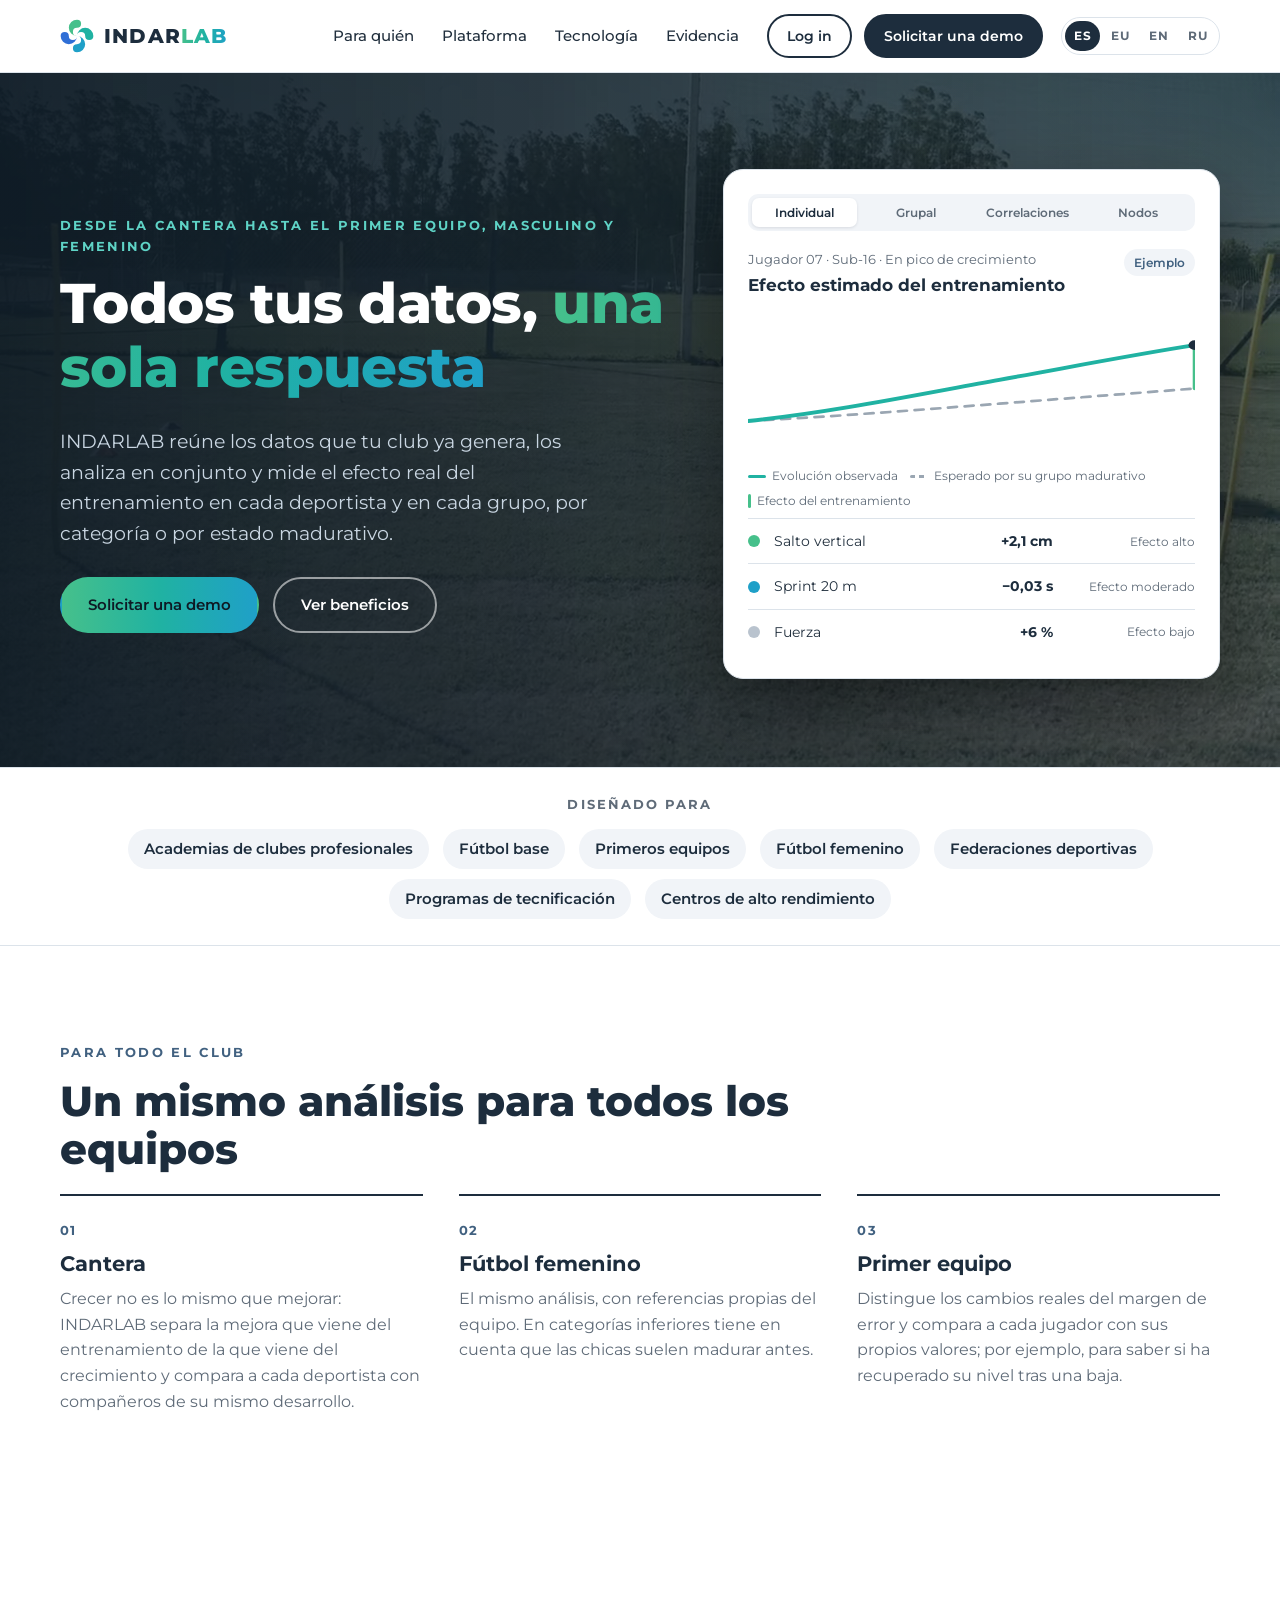
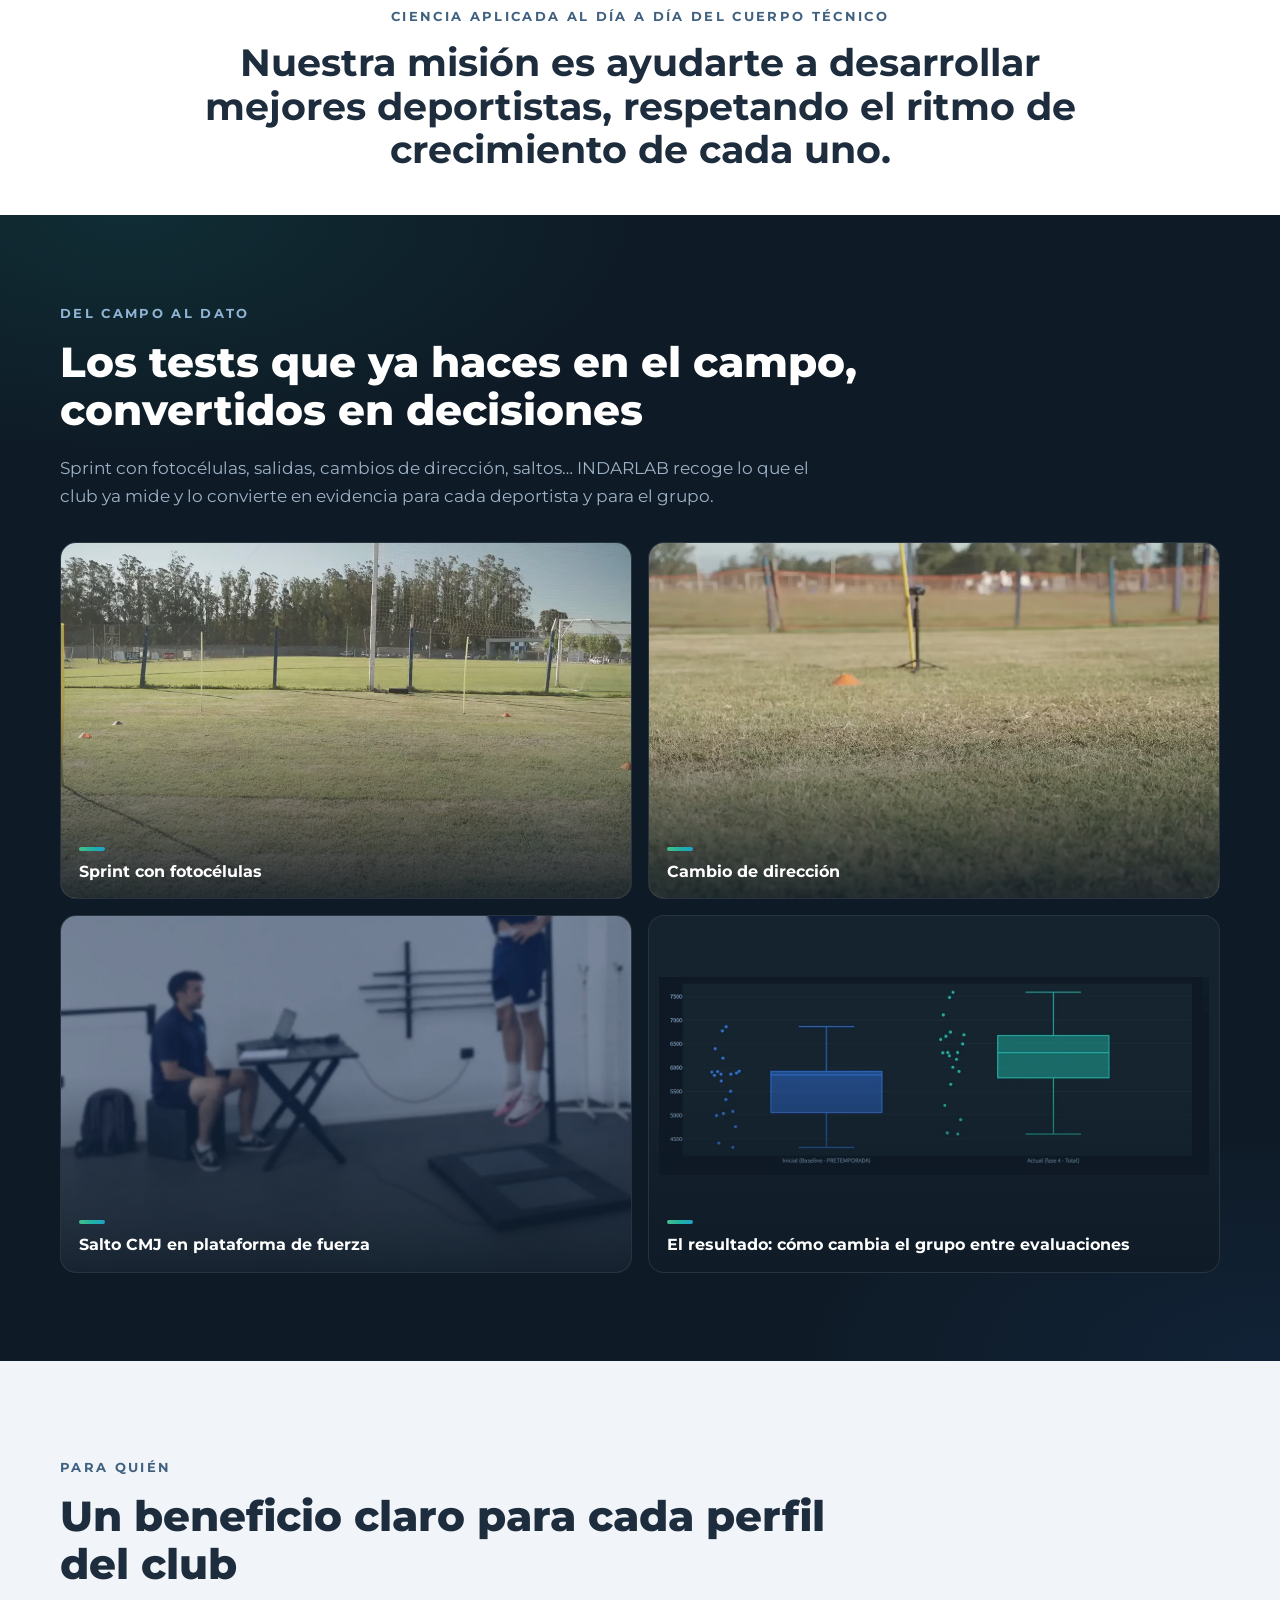
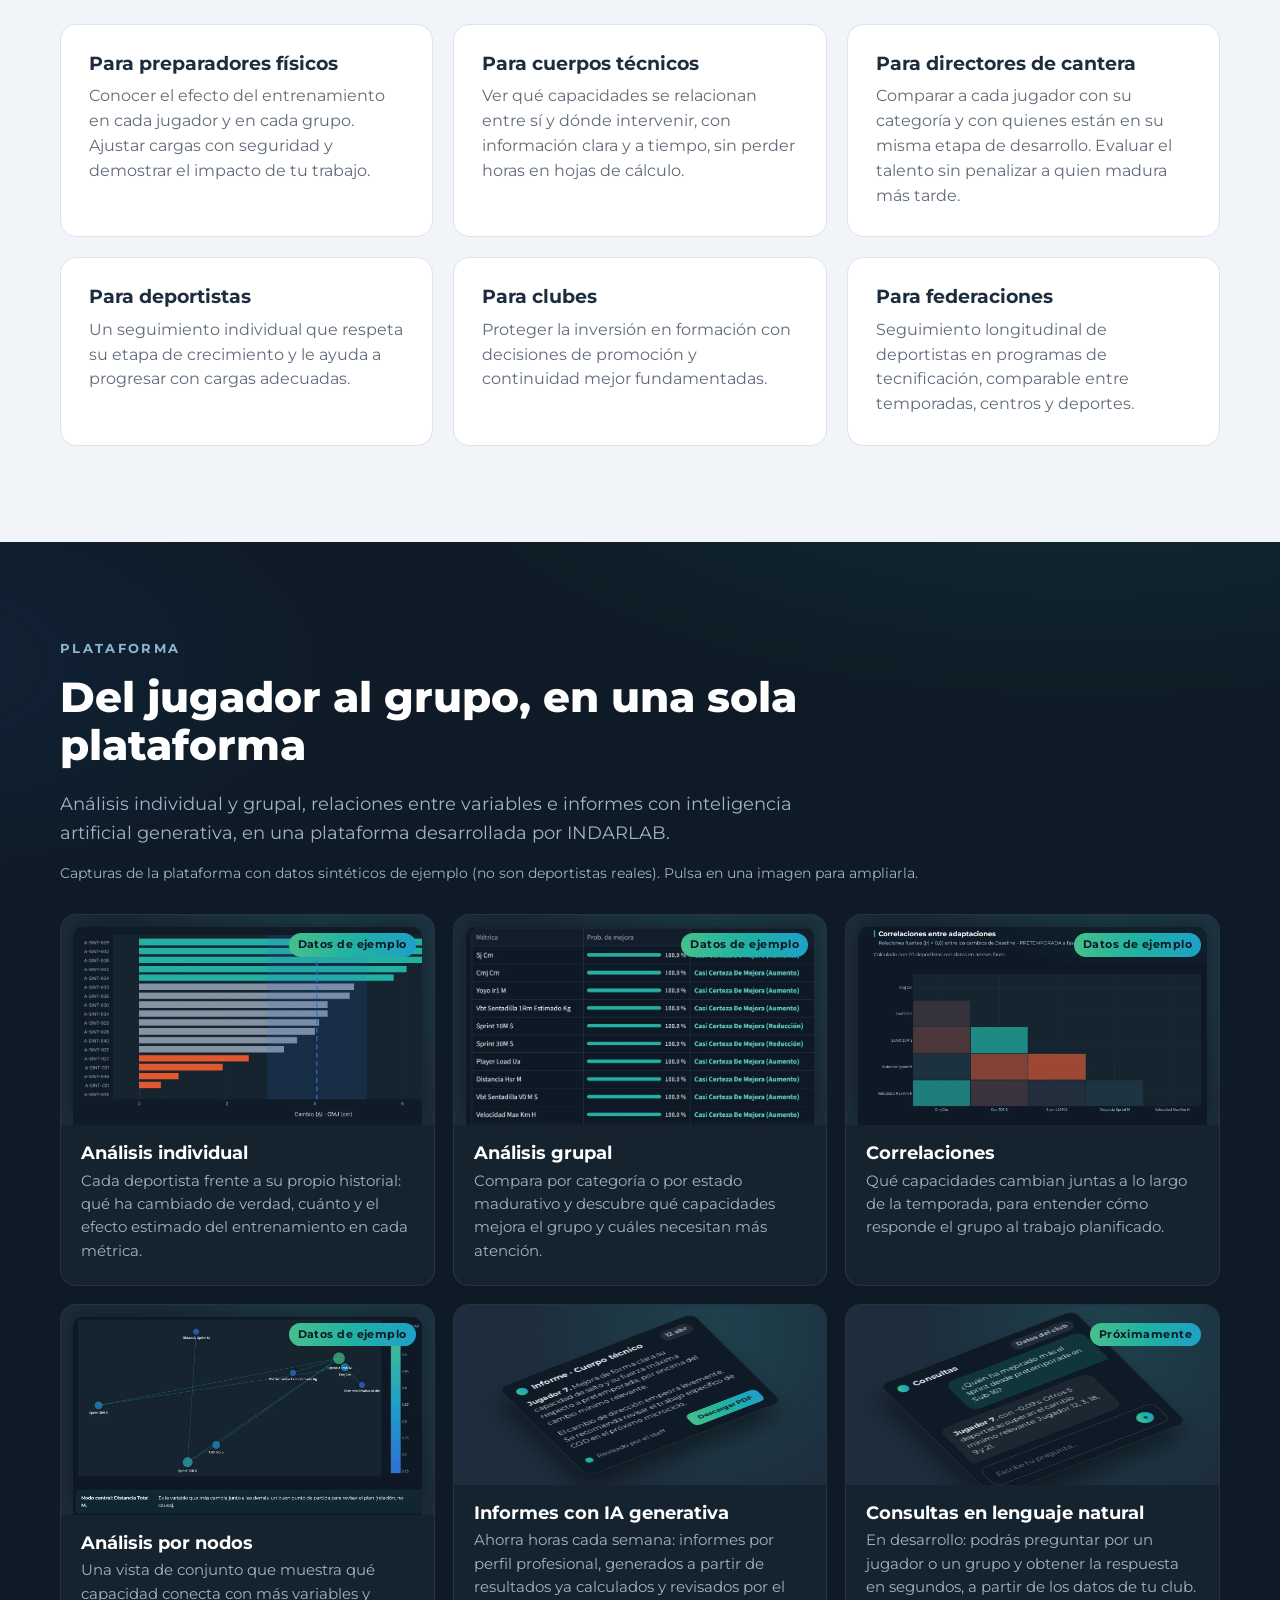
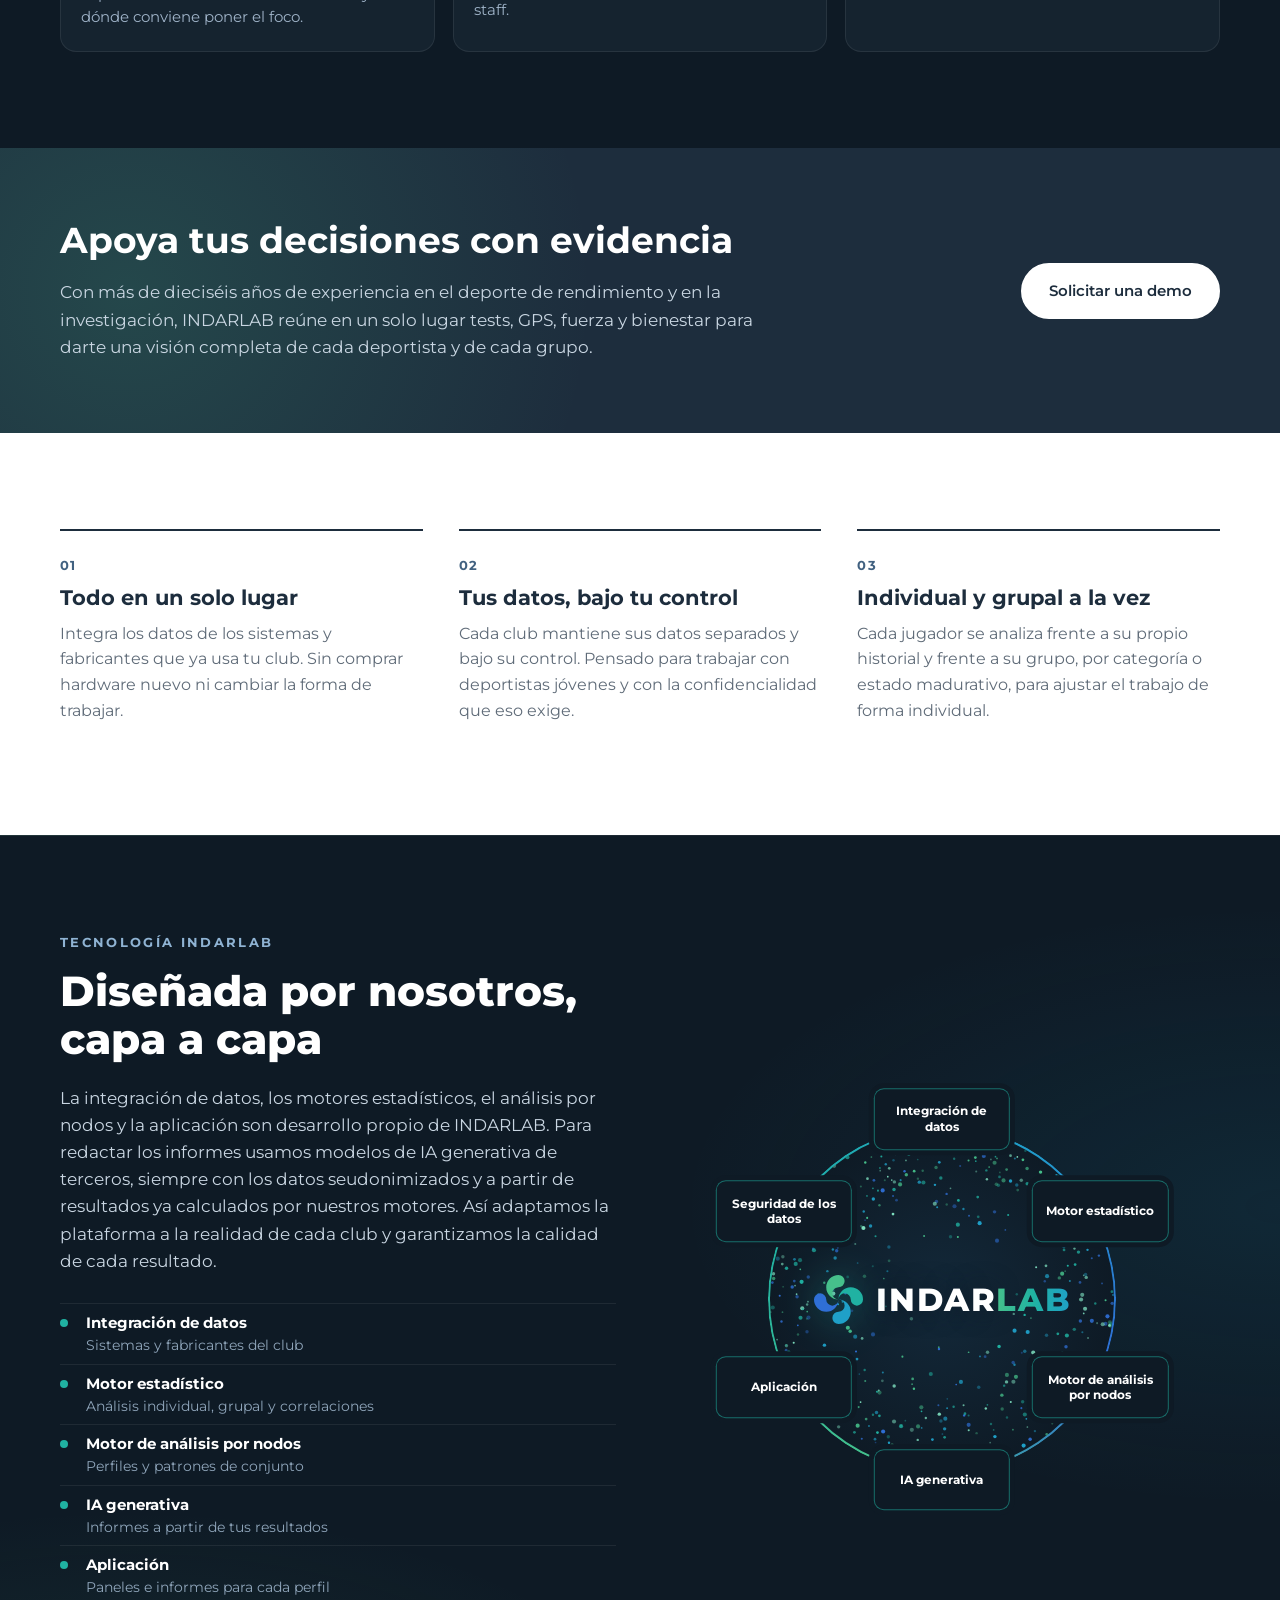
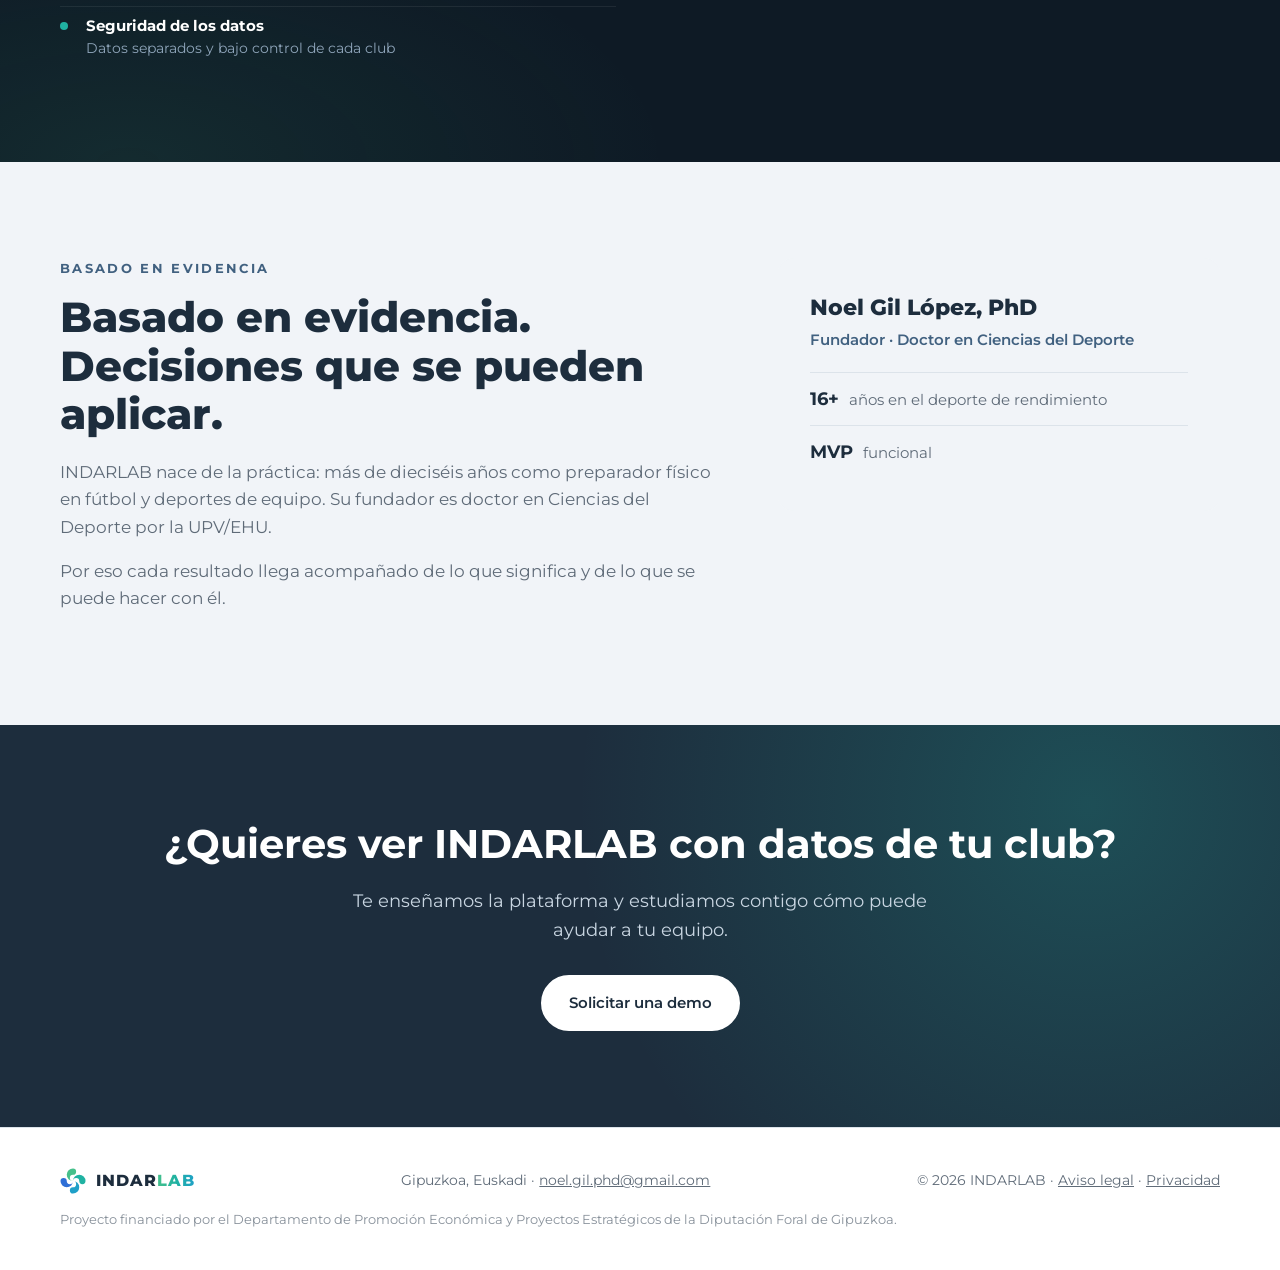
<file: index.html>
<!DOCTYPE html>
<html lang="es">
<head>
  <meta charset="UTF-8">
  <meta name="viewport" content="width=device-width, initial-scale=1">
  <title>INDARLAB · Todos tus datos, una sola respuesta</title>
  <meta name="description" content="INDARLAB analiza a cada deportista y a cada grupo, y estima el efecto del entrenamiento con motores estadísticos propios e inteligencia artificial.">
  <link rel="icon" href="assets/img/favicon.svg" type="image/svg+xml">
  <link rel="preconnect" href="https://fonts.googleapis.com">
  <link rel="preconnect" href="https://fonts.gstatic.com" crossorigin>
  <link href="https://fonts.googleapis.com/css2?family=Montserrat:wght@400;500;600;700;800&display=swap" rel="stylesheet">
  <link rel="stylesheet" href="assets/css/styles.css?v=11">
</head>
<body>

  <!-- ============ CABECERA ============ -->
  <header class="nav">
    <div class="container nav__inner">
      <a href="#inicio" class="brand" aria-label="INDARLAB, inicio">
        <img src="assets/img/lauburu.svg" alt="" class="brand__symbol">
        <span class="brand__name">INDAR<span class="grad">LAB</span></span>
      </a>
      <button class="nav__toggle" aria-label="Abrir menú" aria-expanded="false">
        <span></span><span></span><span></span>
      </button>
      <nav class="nav__links" aria-label="Principal">
        <a href="#para-quien">Para quién</a>
        <a href="#plataforma">Plataforma</a>
        <a href="#tecnologia">Tecnología</a>
        <a href="#evidencia">Evidencia</a>
        <a href="https://indarlab.onrender.com/" class="btn btn--small btn--ghost">Log in</a>
        <a href="#contacto" class="btn btn--small">Solicitar una demo</a>
      </nav>
      <div class="lang" role="navigation" aria-label="Hizkuntza / Idioma / Language"><a href="./" lang="es" hreflang="es" aria-current="true" title="Español">ES</a><a href="eu/" lang="eu" hreflang="eu" title="Euskara">EU</a><a href="en/" lang="en" hreflang="en" title="English">EN</a><a href="ru/" lang="ru" hreflang="ru" title="Русский">RU</a></div>
    </div>
  </header>

  <main id="inicio">

    <!-- ============ 1 · HERO ============ -->
    <section class="hero hero--video">
      <div class="hero__bg" aria-hidden="true">
        <video class="hero__video" muted loop playsinline preload="none" poster="assets/video/hero-campo.webp"
               data-src="assets/video/hero-campo.mp4" data-src-webm="assets/video/hero-campo.webm"></video>
      </div>
      <div class="container hero__grid">
        <div class="hero__text">
          <p class="eyebrow">Desde la cantera hasta el primer equipo, masculino y femenino</p>
          <h1>Todos tus datos, <span class="grad">una sola respuesta</span></h1>
          <p class="lead">INDARLAB reúne los datos que tu club ya genera, los analiza en conjunto y mide el efecto real del entrenamiento en cada deportista y en cada grupo, por categoría o por estado madurativo.</p>
          <div class="hero__ctas">
            <a href="#contacto" class="btn">Solicitar una demo</a>
            <a href="#para-quien" class="btn btn--ghost">Ver beneficios</a>
          </div>
        </div>

        <!-- Maqueta interactiva de la plataforma (datos ficticios) -->
        <div class="mock" aria-label="Ejemplos de la plataforma con datos ficticios">
          <div class="mock__tabs" role="tablist">
            <button role="tab" aria-selected="true" aria-controls="tab-ind" id="t-ind" class="is-active">Individual</button>
            <button role="tab" aria-selected="false" aria-controls="tab-grp" id="t-grp" tabindex="-1">Grupal</button>
            <button role="tab" aria-selected="false" aria-controls="tab-cor" id="t-cor" tabindex="-1">Correlaciones</button>
            <button role="tab" aria-selected="false" aria-controls="tab-nod" id="t-nod" tabindex="-1">Nodos</button>
          </div>

          <!-- Individual -->
          <div class="mock__panel" role="tabpanel" id="tab-ind" aria-labelledby="t-ind">
            <div class="mock__head">
              <div>
                <p class="mock__label">Jugador 07 · Sub-16 · En pico de crecimiento</p>
                <p class="mock__title">Efecto estimado del entrenamiento</p>
              </div>
              <span class="mock__pill">Ejemplo</span>
            </div>
            <svg class="mock__chart" viewBox="0 0 320 120" preserveAspectRatio="none" aria-hidden="true">
              <path d="M0 96 C60 92 120 86 180 80 C240 74 280 70 320 66" fill="none" stroke="#9AA6B2" stroke-width="2.5" stroke-dasharray="6 6" stroke-linecap="round"/>
              <path d="M0 96 C60 88 120 72 180 58 C240 44 280 34 320 26" fill="none" stroke="#20B2A2" stroke-width="3.5" stroke-linecap="round"/>
              <path d="M320 66 L320 26" stroke="#46C08B" stroke-width="3" stroke-linecap="round"/>
              <circle cx="320" cy="26" r="4.5" fill="#1D2D3D"/>
            </svg>
            <div class="mock__legend">
              <span><i class="lg lg--obs"></i>Evolución observada</span>
              <span><i class="lg lg--mat"></i>Esperado por su grupo madurativo</span>
              <span><i class="lg lg--eff"></i>Efecto del entrenamiento</span>
            </div>
            <ul class="mock__rows">
              <li><span class="dot dot--high"></span><span>Salto vertical</span><strong>+2,1 cm</strong><em>Efecto alto</em></li>
              <li><span class="dot dot--mid"></span><span>Sprint 20 m</span><strong>−0,03 s</strong><em>Efecto moderado</em></li>
              <li><span class="dot dot--low"></span><span>Fuerza</span><strong>+6 %</strong><em>Efecto bajo</em></li>
            </ul>
          </div>

          <!-- Grupal -->
          <div class="mock__panel" role="tabpanel" id="tab-grp" aria-labelledby="t-grp" hidden>
            <div class="mock__head">
              <div>
                <p class="mock__label">Sub-16 · 22 jugadores · Salto vertical</p>
                <p class="mock__title">Efecto por grupo madurativo</p>
              </div>
              <span class="mock__pill">Ejemplo</span>
            </div>
            <svg class="mock__chart" viewBox="0 0 320 120" preserveAspectRatio="xMidYMid meet" aria-hidden="true">
              <line x1="20" y1="104" x2="300" y2="104" stroke="#DCE3EA" stroke-width="1.5"/>
              <rect x="50" y="62" width="46" height="42" rx="6" fill="#1FA0C8"/>
              <rect x="137" y="34" width="46" height="70" rx="6" fill="#20B2A2"/>
              <rect x="224" y="48" width="46" height="56" rx="6" fill="#46C08B"/>
              <circle cx="160" cy="31" r="5" fill="#1D2D3D"/>
              <text x="73" y="117" text-anchor="middle" font-size="11" font-family="Montserrat, Arial, sans-serif" fill="#5F6B78">Antes del pico</text>
              <text x="160" y="117" text-anchor="middle" font-size="11" font-family="Montserrat, Arial, sans-serif" fill="#5F6B78">En el pico</text>
              <text x="247" y="117" text-anchor="middle" font-size="11" font-family="Montserrat, Arial, sans-serif" fill="#5F6B78">Después del pico</text>
            </svg>
            <div class="mock__legend">
              <span><i class="lg lg--bar"></i>Efecto medio del grupo</span>
              <span><i class="lg lg--pt"></i>Jugador 07</span>
            </div>
            <ul class="mock__rows">
              <li><span class="dot dot--mid"></span><span>Antes del pico · 7 jug.</span><strong>+1,2 cm</strong><em>Efecto moderado</em></li>
              <li><span class="dot dot--teal"></span><span>En el pico · 9 jug.</span><strong>+2,0 cm</strong><em>Efecto alto</em></li>
              <li><span class="dot dot--high"></span><span>Después del pico · 6 jug.</span><strong>+1,6 cm</strong><em>Efecto moderado</em></li>
            </ul>
          </div>

          <!-- Correlaciones -->
          <div class="mock__panel" role="tabpanel" id="tab-cor" aria-labelledby="t-cor" hidden>
            <div class="mock__head">
              <div>
                <p class="mock__label">Sub-16 · Temporada actual</p>
                <p class="mock__title">Relación entre capacidades</p>
              </div>
              <span class="mock__pill">Ejemplo</span>
            </div>
            <svg class="mock__chart" viewBox="0 0 320 120" preserveAspectRatio="xMidYMid meet" aria-hidden="true">
              <line x1="20" y1="108" x2="310" y2="108" stroke="#DCE3EA" stroke-width="1.5"/>
              <line x1="20" y1="8" x2="20" y2="108" stroke="#DCE3EA" stroke-width="1.5"/>
              <circle cx="27.9" cy="80.1" r="4" fill="#1FA0C8" fill-opacity=".75"/><circle cx="47.8" cy="73.5" r="4" fill="#1FA0C8" fill-opacity=".75"/><circle cx="62.4" cy="77.0" r="4" fill="#1FA0C8" fill-opacity=".75"/><circle cx="72.7" cy="77.9" r="4" fill="#1FA0C8" fill-opacity=".75"/><circle cx="88.4" cy="72.4" r="4" fill="#1FA0C8" fill-opacity=".75"/><circle cx="104.8" cy="60.2" r="4" fill="#1FA0C8" fill-opacity=".75"/><circle cx="125.1" cy="73.0" r="4" fill="#1FA0C8" fill-opacity=".75"/><circle cx="137.5" cy="55.6" r="4" fill="#1FA0C8" fill-opacity=".75"/><circle cx="159.5" cy="67.7" r="4" fill="#1FA0C8" fill-opacity=".75"/><circle cx="174.9" cy="50.7" r="4" fill="#1FA0C8" fill-opacity=".75"/><circle cx="195.7" cy="37.3" r="4" fill="#1FA0C8" fill-opacity=".75"/><circle cx="210.3" cy="39.7" r="4" fill="#1FA0C8" fill-opacity=".75"/><circle cx="217.7" cy="33.8" r="4" fill="#1FA0C8" fill-opacity=".75"/><circle cx="235.7" cy="46.2" r="4" fill="#1FA0C8" fill-opacity=".75"/><circle cx="250.2" cy="37.1" r="4" fill="#1FA0C8" fill-opacity=".75"/><circle cx="271.7" cy="26.9" r="4" fill="#1FA0C8" fill-opacity=".75"/><circle cx="286.6" cy="15.9" r="4" fill="#1FA0C8" fill-opacity=".75"/><circle cx="296.7" cy="16.9" r="4" fill="#1FA0C8" fill-opacity=".75"/>
              <line x1="25" y1="90" x2="310" y2="22" stroke="#1D2D3D" stroke-width="2.5" stroke-linecap="round"/>
              <text x="306" y="118" text-anchor="end" font-size="11" font-family="Montserrat, Arial, sans-serif" fill="#5F6B78">Fuerza</text>
              <text x="26" y="16" font-size="11" font-family="Montserrat, Arial, sans-serif" fill="#5F6B78">Salto vertical</text>
            </svg>
            <div class="mock__legend">
              <span><i class="lg lg--pt lg--pt-cyan"></i>Jugadores Sub-16</span>
              <span><i class="lg lg--trend"></i>Tendencia</span>
            </div>
            <ul class="mock__rows">
              <li><span class="dot dot--high"></span><span>Fuerza ↔ Salto vertical</span><strong>r = 0,62</strong><em>Relación fuerte</em></li>
              <li><span class="dot dot--mid"></span><span>Salto ↔ Sprint 20 m</span><strong>r = −0,48</strong><em>Relación moderada</em></li>
              <li><span class="dot dot--low"></span><span>Carga ↔ Bienestar</span><strong>r = −0,31</strong><em>Relación débil</em></li>
            </ul>
          </div>

          <!-- Nodos -->
          <div class="mock__panel" role="tabpanel" id="tab-nod" aria-labelledby="t-nod" hidden>
            <div class="mock__head">
              <div>
                <p class="mock__label">Jugador 07 · Sub-16</p>
                <p class="mock__title">Mapa de relaciones del perfil</p>
              </div>
              <span class="mock__pill">Ejemplo</span>
            </div>
            <svg class="mock__chart" viewBox="0 0 320 120" preserveAspectRatio="xMidYMid meet" aria-hidden="true">
              <line x1="175" y1="50" x2="90" y2="28" stroke="#9AA6B2" stroke-opacity=".7" stroke-width="5" stroke-linecap="round"/><line x1="175" y1="50" x2="262" y2="26" stroke="#9AA6B2" stroke-opacity=".7" stroke-width="3.5" stroke-linecap="round"/><line x1="175" y1="50" x2="80" y2="80" stroke="#9AA6B2" stroke-opacity=".7" stroke-width="2" stroke-linecap="round"/><line x1="175" y1="50" x2="178" y2="92" stroke="#9AA6B2" stroke-opacity=".7" stroke-width="2.5" stroke-linecap="round"/><line x1="90" y1="28" x2="262" y2="26" stroke="#9AA6B2" stroke-opacity=".7" stroke-width="2.5" stroke-linecap="round"/><line x1="80" y1="80" x2="268" y2="82" stroke="#9AA6B2" stroke-opacity=".7" stroke-width="1.5" stroke-linecap="round"/><line x1="262" y1="26" x2="268" y2="82" stroke="#9AA6B2" stroke-opacity=".7" stroke-width="1" stroke-linecap="round"/>
              <circle cx="175" cy="50" r="20" fill="#20B2A2"/><text x="175" y="54" text-anchor="middle" font-size="10" font-weight="700" font-family="Montserrat, Arial, sans-serif" fill="#FFFFFF">Fuerza</text><circle cx="90" cy="28" r="10" fill="#46C08B"/><text x="90" y="14" text-anchor="middle" font-size="11" font-family="Montserrat, Arial, sans-serif" fill="#22303E">Salto</text><circle cx="262" cy="26" r="10" fill="#1FA0C8"/><text x="262" y="12" text-anchor="middle" font-size="11" font-family="Montserrat, Arial, sans-serif" fill="#22303E">Sprint</text><circle cx="80" cy="80" r="8" fill="#2F6FD6"/><text x="80" y="98" text-anchor="middle" font-size="11" font-family="Montserrat, Arial, sans-serif" fill="#22303E">Carga</text><circle cx="268" cy="82" r="8" fill="#9AA6B2"/><text x="268" y="100" text-anchor="middle" font-size="11" font-family="Montserrat, Arial, sans-serif" fill="#22303E">Bienestar</text><circle cx="178" cy="92" r="7" fill="#416180"/><text x="178" y="109" text-anchor="middle" font-size="11" font-family="Montserrat, Arial, sans-serif" fill="#22303E">Maduración</text>
            </svg>
            <div class="mock__legend">
              <span><i class="lg lg--pt lg--pt-teal"></i>Capacidad</span>
              <span><i class="lg lg--edge"></i>Relación (grosor = intensidad)</span>
            </div>
            <ul class="mock__rows">
              <li><span class="dot dot--teal"></span><span>Nodo central</span><strong>Fuerza</strong><em>Más conectado</em></li>
              <li><span class="dot dot--high"></span><span>Relación principal</span><strong>Fuerza ↔ Salto</strong><em>Prioridad</em></li>
              <li><span class="dot dot--mid"></span><span>Perfil</span><strong>Explosivo</strong><em>En desarrollo</em></li>
            </ul>
          </div>
        </div>
      </div>
    </section>

    <!-- ============ 2 · DISEÑADO PARA ============ -->
    <section class="segments">
      <div class="container">
        <p class="segments__label">Diseñado para</p>
        <ul class="segments__list">
          <li>Academias de clubes profesionales</li>
          <li>Fútbol base</li>
          <li>Primeros equipos</li>
          <li>Fútbol femenino</li>
          <li>Federaciones deportivas</li>
          <li>Programas de tecnificación</li>
          <li>Centros de alto rendimiento</li>
        </ul>
      </div>
    </section>

    <!-- ============ 2b · PARA TODO EL CLUB ============ -->
    <section class="section" id="todo-el-club">
      <div class="container">
        <p class="eyebrow">Para todo el club</p>
        <h2 class="section__title">Un mismo análisis para todos los equipos</h2>
        <div class="features">
          <article class="feature">
            <span class="feature__num">01</span>
            <h3>Cantera</h3>
            <p>Crecer no es lo mismo que mejorar: INDARLAB separa la mejora que viene del entrenamiento de la que viene del crecimiento y compara a cada deportista con compañeros de su mismo desarrollo.</p>
          </article>
          <article class="feature">
            <span class="feature__num">02</span>
            <h3>Fútbol femenino</h3>
            <p>El mismo análisis, con referencias propias del equipo. En categorías inferiores tiene en cuenta que las chicas suelen madurar antes.</p>
          </article>
          <article class="feature">
            <span class="feature__num">03</span>
            <h3>Primer equipo</h3>
            <p>Distingue los cambios reales del margen de error y compara a cada jugador con sus propios valores; por ejemplo, para saber si ha recuperado su nivel tras una baja.</p>
          </article>
        </div>
      </div>
    </section>

    <!-- ============ 3 · MISIÓN ============ -->
    <section class="mission">
      <div class="container">
        <p class="eyebrow">Ciencia aplicada al día a día del cuerpo técnico</p>
        <h2>Nuestra misión es ayudarte a desarrollar mejores deportistas, respetando el ritmo de crecimiento de cada uno.</h2>
      </div>
    </section>

    <!-- ============ 3b · DEL CAMPO AL DATO (vídeo) ============ -->
    <section class="field" id="campo">
      <div class="container">
        <p class="eyebrow eyebrow--light">Del campo al dato</p>
        <h2 class="section__title section__title--light">Los tests que ya haces en el campo, convertidos en decisiones</h2>
        <p class="field__lead">Sprint con fotocélulas, salidas, cambios de dirección, saltos… INDARLAB recoge lo que el club ya mide y lo convierte en evidencia para cada deportista y para el grupo.</p>
        <div class="field__grid">
          <figure class="field__item">
            <video autoplay muted loop playsinline preload="metadata" poster="assets/video/sprint-fotocelulas.webp" aria-label="Sprint con fotocélulas">
              <source src="assets/video/sprint-fotocelulas.mp4" type="video/mp4">
              <source src="assets/video/sprint-fotocelulas.webm" type="video/webm">
            </video>
            <figcaption>Sprint con fotocélulas</figcaption>
          </figure>
          <figure class="field__item">
            <video autoplay muted loop playsinline preload="metadata" poster="assets/video/cambio-direccion.webp" aria-label="Cambio de dirección">
              <source src="assets/video/cambio-direccion.mp4" type="video/mp4">
              <source src="assets/video/cambio-direccion.webm" type="video/webm">
            </video>
            <figcaption>Cambio de dirección</figcaption>
          </figure>
          <figure class="field__item">
            <img src="assets/img/plataforma/cmj-plataforma.webp" alt="Salto CMJ en plataforma de fuerza" loading="lazy" width="1400" height="788">
            <figcaption>Salto CMJ en plataforma de fuerza</figcaption>
          </figure>
          <figure class="field__item field__item--chart">
            <button class="zoomable" type="button" data-full="assets/img/plataforma/distribucion-grupo.webp?v=2" aria-label="Ver ampliada: Gráfico con datos de ejemplo: distribución del grupo en dos evaluaciones">
              <img src="assets/img/plataforma/distribucion-grupo.webp?v=2" alt="Gráfico con datos de ejemplo: distribución del grupo en dos evaluaciones" loading="lazy" width="1360" height="490">
            </button>
            <figcaption>El resultado: cómo cambia el grupo entre evaluaciones</figcaption>
          </figure>
        </div>
      </div>
    </section>

    <!-- ============ 4 · BENEFICIOS POR PERFIL ============ -->
    <section class="section section--tint" id="para-quien">
      <div class="container">
        <p class="eyebrow">Para quién</p>
        <h2 class="section__title">Un beneficio claro para cada perfil del club</h2>
        <div class="cards">
          <article class="card">
            <h3>Para preparadores físicos</h3>
            <p>Conocer el efecto del entrenamiento en cada jugador y en cada grupo. Ajustar cargas con seguridad y demostrar el impacto de tu trabajo.</p>
          </article>
          <article class="card">
            <h3>Para cuerpos técnicos</h3>
            <p>Ver qué capacidades se relacionan entre sí y dónde intervenir, con información clara y a tiempo, sin perder horas en hojas de cálculo.</p>
          </article>
          <article class="card">
            <h3>Para directores de cantera</h3>
            <p>Comparar a cada jugador con su categoría y con quienes están en su misma etapa de desarrollo. Evaluar el talento sin penalizar a quien madura más tarde.</p>
          </article>
          <article class="card">
            <h3>Para deportistas</h3>
            <p>Un seguimiento individual que respeta su etapa de crecimiento y le ayuda a progresar con cargas adecuadas.</p>
          </article>
          <article class="card">
            <h3>Para clubes</h3>
            <p>Proteger la inversión en formación con decisiones de promoción y continuidad mejor fundamentadas.</p>
          </article>
          <article class="card">
            <h3>Para federaciones</h3>
            <p>Seguimiento longitudinal de deportistas en programas de tecnificación, comparable entre temporadas, centros y deportes.</p>
          </article>
        </div>
      </div>
    </section>

    <!-- ============ 5 · PLATAFORMA ============ -->
    <section class="section section--engine" id="plataforma">
      <div class="container">
        <p class="eyebrow eyebrow--light">Plataforma</p>
        <h2 class="section__title section__title--light">Del jugador al grupo, en una sola plataforma</h2>
        <p class="section__lead">Análisis individual y grupal, relaciones entre variables e informes con inteligencia artificial generativa, en una plataforma desarrollada por INDARLAB.</p>
        <p class="section__note">Capturas de la plataforma con datos sintéticos de ejemplo (no son deportistas reales). Pulsa en una imagen para ampliarla.</p>
        <div class="platform">
          <article class="pcard">
            <div class="pcard__media pcard__media--real">
              <button class="zoomable" type="button" data-full="assets/img/plataforma/respuesta-individual.webp?v=2" aria-label="Ver ampliada: Gráfico con datos de ejemplo: cambio de cada deportista frente a la media del grupo">
                <img class="scr scr--img scr--a" src="assets/img/plataforma/respuesta-individual.webp?v=2" alt="Gráfico con datos de ejemplo: cambio de cada deportista frente a la media del grupo" loading="lazy" width="1400" height="592">
              </button>
              <span class="pcard__tag">Datos de ejemplo</span>
            </div>
            <div class="pcard__body">
              <h3>Análisis individual</h3>
              <p>Cada deportista frente a su propio historial: qué ha cambiado de verdad, cuánto y el efecto estimado del entrenamiento en cada métrica.</p>
            </div>
          </article>
          <article class="pcard">
            <div class="pcard__media pcard__media--real">
              <button class="zoomable" type="button" data-full="assets/img/plataforma/probabilidad-mejora.webp?v=2" aria-label="Ver ampliada: Tabla con datos de ejemplo: probabilidad de mejora del grupo por variable">
                <img class="scr scr--img scr--b" src="assets/img/plataforma/probabilidad-mejora.webp?v=2" alt="Tabla con datos de ejemplo: probabilidad de mejora del grupo por variable" loading="lazy" width="903" height="489">
              </button>
              <span class="pcard__tag">Datos de ejemplo</span>
            </div>
            <div class="pcard__body">
              <h3>Análisis grupal</h3>
              <p>Compara por categoría o por estado madurativo y descubre qué capacidades mejora el grupo y cuáles necesitan más atención.</p>
            </div>
          </article>
          <article class="pcard">
            <div class="pcard__media pcard__media--real">
              <button class="zoomable" type="button" data-full="assets/img/plataforma/correlaciones.webp?v=2" aria-label="Ver ampliada: Mapa de calor con datos de ejemplo: correlaciones entre los cambios">
                <img class="scr scr--img scr--a" src="assets/img/plataforma/correlaciones.webp?v=2" alt="Mapa de calor con datos de ejemplo: correlaciones entre los cambios" loading="lazy" width="1416" height="731">
              </button>
              <span class="pcard__tag">Datos de ejemplo</span>
            </div>
            <div class="pcard__body">
              <h3>Correlaciones</h3>
              <p>Qué capacidades cambian juntas a lo largo de la temporada, para entender cómo responde el grupo al trabajo planificado.</p>
            </div>
          </article>
          <article class="pcard">
            <div class="pcard__media pcard__media--real">
              <button class="zoomable" type="button" data-full="assets/img/plataforma/mapa-nodos.webp?v=2" aria-label="Ver ampliada: Mapa de nodos de las adaptaciones del grupo (datos de ejemplo)">
                <img class="scr scr--img scr--b" src="assets/img/plataforma/mapa-nodos.webp?v=2" alt="Mapa de nodos de las adaptaciones del grupo (datos de ejemplo)" loading="lazy" width="1340" height="757">
              </button>
              <span class="pcard__tag">Datos de ejemplo</span>
            </div>
            <div class="pcard__body">
              <h3>Análisis por nodos</h3>
              <p>Una vista de conjunto que muestra qué capacidad conecta con más variables y dónde conviene poner el foco.</p>
            </div>
          </article>
          <article class="pcard">
            <div class="pcard__media" aria-hidden="true">
              <div class="scr scr--a">
<div class="scr__bar"><span class="scr__logo"></span><b>Informe · Cuerpo técnico</b><span class="scr__tag">12 abr</span></div>
                <p class="scr__text"><b>Jugador 7.</b> Mejora de forma clara su capacidad de salto y su fuerza máxima respecto a pretemporada, por encima del cambio mínimo relevante.</p>
                <p class="scr__text">El cambio de dirección empeora levemente. Se recomienda revisar el trabajo específico de COD en el próximo microciclo.</p>
                <div class="scr__foot"><span class="scr__dot"></span>Revisado por el staff<span class="scr__btn">Descargar PDF</span></div>
              </div>
            </div>
            <div class="pcard__body">
              <h3>Informes con IA generativa</h3>
              <p>Ahorra horas cada semana: informes por perfil profesional, generados a partir de resultados ya calculados y revisados por el staff.</p>
            </div>
          </article>
          <article class="pcard">
            <div class="pcard__media" aria-hidden="true">
              <div class="scr scr--b">
<div class="scr__bar"><span class="scr__logo"></span><b>Consultas</b><span class="scr__tag">Datos del club</span></div>
                <p class="scr__q">¿Quién ha mejorado más el sprint desde pretemporada en Sub-16?</p>
                <p class="scr__a"><b>Jugador 7</b>, con −0,09 s. Otros 5 deportistas superan el cambio mínimo relevante: Jugador 12, 3, 18, 9 y 21.</p>
                <div class="scr__input">Escribe tu pregunta…<span>↑</span></div>
              </div>
              <span class="pcard__tag">Próximamente</span>
            </div>
            <div class="pcard__body">
              <h3>Consultas en lenguaje natural</h3>
              <p>En desarrollo: podrás preguntar por un jugador o un grupo y obtener la respuesta en segundos, a partir de los datos de tu club.</p>
            </div>
          </article>
        </div>
      </div>
    </section>

    <!-- ============ 6 · APOYA TUS DECISIONES ============ -->
    <section class="decision">
      <div class="container decision__inner">
        <div>
          <h2>Apoya tus decisiones con evidencia</h2>
          <p>Con más de dieciséis años de experiencia en el deporte de rendimiento y en la investigación, INDARLAB reúne en un solo lugar tests, GPS, fuerza y bienestar para darte una visión completa de cada deportista y de cada grupo.</p>
        </div>
        <a href="#contacto" class="btn btn--light">Solicitar una demo</a>
      </div>
    </section>

    <!-- ============ 7 · TRES PILARES ============ -->
    <section class="section">
      <div class="container">
        <div class="features">
          <article class="feature">
            <span class="feature__num">01</span>
            <h3>Todo en un solo lugar</h3>
            <p>Integra los datos de los sistemas y fabricantes que ya usa tu club. Sin comprar hardware nuevo ni cambiar la forma de trabajar.</p>
          </article>
          <article class="feature">
            <span class="feature__num">02</span>
            <h3>Tus datos, bajo tu control</h3>
            <p>Cada club mantiene sus datos separados y bajo su control. Pensado para trabajar con deportistas jóvenes y con la confidencialidad que eso exige.</p>
          </article>
          <article class="feature">
            <span class="feature__num">03</span>
            <h3>Individual y grupal a la vez</h3>
            <p>Cada jugador se analiza frente a su propio historial y frente a su grupo, por categoría o estado madurativo, para ajustar el trabajo de forma individual.</p>
          </article>
        </div>
      </div>
    </section>

    <!-- ============ 8 · TECNOLOGÍA PROPIA ============ -->
    <section class="section section--engine section--engine-2" id="tecnologia">
      <div class="container tech">
        <div class="tech__text">
          <p class="eyebrow eyebrow--light">Tecnología INDARLAB</p>
          <h2 class="section__title section__title--light">Diseñada por nosotros, capa a capa</h2>
          <p class="on-dark">La integración de datos, los motores estadísticos, el análisis por nodos y la aplicación son desarrollo propio de INDARLAB. Para redactar los informes usamos modelos de IA generativa de terceros, siempre con los datos seudonimizados y a partir de resultados ya calculados por nuestros motores. Así adaptamos la plataforma a la realidad de cada club y garantizamos la calidad de cada resultado.</p>
          <ul class="layers"><li><strong>Integración de datos</strong><span>Sistemas y fabricantes del club</span></li><li><strong>Motor estadístico</strong><span>Análisis individual, grupal y correlaciones</span></li><li><strong>Motor de análisis por nodos</strong><span>Perfiles y patrones de conjunto</span></li><li><strong>IA generativa</strong><span>Informes a partir de tus resultados</span></li><li><strong>Aplicación</strong><span>Paneles e informes para cada perfil</span></li><li><strong>Seguridad de los datos</strong><span>Datos separados y bajo control de cada club</span></li></ul>
        </div>
        <div class="orbit" aria-hidden="true">
          <div class="orbit__ring">
            <svg class="orbit__dots" viewBox="0 0 100 100"><circle cx="12.60" cy="35.25" r="0.4" fill="#2F6FD6" opacity="0.64"/><circle cx="60.52" cy="20.13" r="0.4" fill="#20B2A2" opacity="0.76"/><circle cx="41.40" cy="74.65" r="0.25" fill="#46C08B" opacity="0.70"/><circle cx="15.55" cy="76.32" r="0.4" fill="#2F6FD6" opacity="0.78"/><circle cx="18.23" cy="18.97" r="0.5" fill="#46C08B" opacity="0.39"/><circle cx="51.60" cy="81.64" r="0.25" fill="#1FA0C8" opacity="0.86"/><circle cx="71.90" cy="16.63" r="0.5" fill="#1FA0C8" opacity="0.50"/><circle cx="28.40" cy="14.78" r="0.4" fill="#7FE0C0" opacity="0.78"/><circle cx="99.95" cy="48.65" r="0.25" fill="#1FA0C8" opacity="0.81"/><circle cx="3.82" cy="46.25" r="0.25" fill="#46C08B" opacity="0.40"/><circle cx="72.17" cy="18.07" r="0.4" fill="#46C08B" opacity="0.39"/><circle cx="97.77" cy="50.16" r="0.3" fill="#46C08B" opacity="0.95"/><circle cx="90.32" cy="45.00" r="0.4" fill="#2F6FD6" opacity="0.62"/><circle cx="57.84" cy="6.68" r="0.35" fill="#1FA0C8" opacity="0.57"/><circle cx="86.00" cy="41.73" r="0.25" fill="#46C08B" opacity="0.44"/><circle cx="35.90" cy="53.16" r="0.4" fill="#2F6FD6" opacity="0.47"/><circle cx="18.45" cy="48.24" r="0.6" fill="#7FE0C0" opacity="0.85"/><circle cx="82.95" cy="79.61" r="0.4" fill="#46C08B" opacity="0.99"/><circle cx="84.29" cy="43.67" r="0.5" fill="#46C08B" opacity="0.55"/><circle cx="24.35" cy="70.09" r="0.5" fill="#46C08B" opacity="0.77"/><circle cx="62.68" cy="66.64" r="0.4" fill="#2F6FD6" opacity="0.52"/><circle cx="39.43" cy="85.28" r="0.25" fill="#20B2A2" opacity="0.40"/><circle cx="51.89" cy="93.06" r="0.5" fill="#2F6FD6" opacity="0.59"/><circle cx="88.90" cy="39.79" r="0.4" fill="#20B2A2" opacity="0.89"/><circle cx="69.69" cy="93.85" r="0.3" fill="#20B2A2" opacity="0.55"/><circle cx="50.15" cy="97.31" r="0.3" fill="#2F6FD6" opacity="0.45"/><circle cx="80.41" cy="40.15" r="0.4" fill="#7FE0C0" opacity="0.74"/><circle cx="66.74" cy="63.68" r="0.5" fill="#20B2A2" opacity="0.98"/><circle cx="14.24" cy="78.98" r="0.4" fill="#2F6FD6" opacity="0.89"/><circle cx="9.21" cy="44.83" r="0.6" fill="#20B2A2" opacity="0.99"/><circle cx="18.98" cy="37.86" r="0.5" fill="#1FA0C8" opacity="0.75"/><circle cx="78.10" cy="33.37" r="0.6" fill="#1FA0C8" opacity="0.36"/><circle cx="50.23" cy="89.16" r="0.25" fill="#1FA0C8" opacity="0.46"/><circle cx="91.41" cy="42.92" r="0.25" fill="#7FE0C0" opacity="0.59"/><circle cx="22.55" cy="8.53" r="0.6" fill="#20B2A2" opacity="0.69"/><circle cx="88.36" cy="30.03" r="0.4" fill="#1FA0C8" opacity="0.94"/><circle cx="99.04" cy="56.59" r="0.6" fill="#46C08B" opacity="0.40"/><circle cx="30.76" cy="91.63" r="0.25" fill="#2F6FD6" opacity="0.40"/><circle cx="86.50" cy="60.47" r="0.6" fill="#20B2A2" opacity="0.83"/><circle cx="90.38" cy="26.12" r="0.35" fill="#7FE0C0" opacity="0.41"/><circle cx="83.50" cy="14.81" r="0.4" fill="#46C08B" opacity="0.96"/><circle cx="6.92" cy="28.79" r="0.5" fill="#7FE0C0" opacity="0.78"/><circle cx="16.60" cy="22.77" r="0.25" fill="#46C08B" opacity="0.41"/><circle cx="86.34" cy="15.79" r="0.6" fill="#2F6FD6" opacity="0.56"/><circle cx="10.78" cy="59.39" r="0.5" fill="#2F6FD6" opacity="0.40"/><circle cx="34.70" cy="38.69" r="0.4" fill="#46C08B" opacity="0.36"/><circle cx="18.97" cy="22.81" r="0.4" fill="#46C08B" opacity="0.52"/><circle cx="73.61" cy="79.75" r="0.5" fill="#20B2A2" opacity="0.48"/><circle cx="24.60" cy="88.66" r="0.4" fill="#20B2A2" opacity="0.67"/><circle cx="31.46" cy="18.25" r="0.3" fill="#20B2A2" opacity="0.76"/><circle cx="13.90" cy="82.06" r="0.5" fill="#20B2A2" opacity="0.95"/><circle cx="21.11" cy="50.64" r="0.25" fill="#1FA0C8" opacity="0.81"/><circle cx="85.96" cy="80.84" r="0.4" fill="#20B2A2" opacity="0.53"/><circle cx="14.85" cy="81.97" r="0.5" fill="#1FA0C8" opacity="0.67"/><circle cx="74.90" cy="11.78" r="0.5" fill="#46C08B" opacity="0.64"/><circle cx="41.65" cy="96.74" r="0.5" fill="#1FA0C8" opacity="0.38"/><circle cx="34.47" cy="89.94" r="0.5" fill="#20B2A2" opacity="0.36"/><circle cx="64.38" cy="86.25" r="0.35" fill="#20B2A2" opacity="0.50"/><circle cx="96.74" cy="45.29" r="0.25" fill="#2F6FD6" opacity="0.64"/><circle cx="65.70" cy="8.35" r="0.25" fill="#20B2A2" opacity="0.79"/><circle cx="48.20" cy="97.37" r="0.6" fill="#7FE0C0" opacity="0.36"/><circle cx="91.01" cy="59.49" r="0.3" fill="#1FA0C8" opacity="0.53"/><circle cx="89.87" cy="36.16" r="0.5" fill="#20B2A2" opacity="0.75"/><circle cx="60.08" cy="12.65" r="0.3" fill="#7FE0C0" opacity="0.41"/><circle cx="22.68" cy="58.21" r="0.6" fill="#46C08B" opacity="0.93"/><circle cx="15.29" cy="33.98" r="0.5" fill="#1FA0C8" opacity="0.87"/><circle cx="26.48" cy="17.06" r="0.3" fill="#46C08B" opacity="0.41"/><circle cx="76.45" cy="30.78" r="0.25" fill="#2F6FD6" opacity="0.99"/><circle cx="95.25" cy="29.49" r="0.35" fill="#46C08B" opacity="0.94"/><circle cx="82.47" cy="68.59" r="0.4" fill="#7FE0C0" opacity="0.57"/><circle cx="3.64" cy="53.66" r="0.25" fill="#46C08B" opacity="0.49"/><circle cx="88.66" cy="58.67" r="0.5" fill="#20B2A2" opacity="0.57"/><circle cx="90.64" cy="49.96" r="0.6" fill="#7FE0C0" opacity="0.69"/><circle cx="0.81" cy="52.29" r="0.6" fill="#20B2A2" opacity="0.41"/><circle cx="12.81" cy="35.60" r="0.6" fill="#20B2A2" opacity="0.71"/><circle cx="73.21" cy="15.20" r="0.5" fill="#7FE0C0" opacity="0.52"/><circle cx="83.81" cy="14.03" r="0.5" fill="#20B2A2" opacity="0.49"/><circle cx="1.01" cy="42.49" r="0.5" fill="#7FE0C0" opacity="0.67"/><circle cx="7.89" cy="49.16" r="0.5" fill="#2F6FD6" opacity="0.60"/><circle cx="0.68" cy="45.02" r="0.4" fill="#2F6FD6" opacity="0.70"/><circle cx="73.36" cy="65.50" r="0.3" fill="#2F6FD6" opacity="0.39"/><circle cx="85.46" cy="30.73" r="0.4" fill="#7FE0C0" opacity="0.52"/><circle cx="28.01" cy="84.80" r="0.4" fill="#46C08B" opacity="0.69"/><circle cx="26.58" cy="28.58" r="0.35" fill="#46C08B" opacity="0.43"/><circle cx="61.18" cy="66.57" r="0.25" fill="#1FA0C8" opacity="0.80"/><circle cx="51.59" cy="95.72" r="0.4" fill="#2F6FD6" opacity="0.42"/><circle cx="21.98" cy="48.15" r="0.35" fill="#2F6FD6" opacity="0.82"/><circle cx="97.74" cy="57.02" r="0.6" fill="#2F6FD6" opacity="0.62"/><circle cx="7.49" cy="39.60" r="0.6" fill="#20B2A2" opacity="0.70"/><circle cx="74.94" cy="16.23" r="0.5" fill="#20B2A2" opacity="0.73"/><circle cx="48.06" cy="16.57" r="0.35" fill="#1FA0C8" opacity="0.94"/><circle cx="83.64" cy="22.40" r="0.3" fill="#20B2A2" opacity="0.49"/><circle cx="82.24" cy="86.08" r="0.3" fill="#46C08B" opacity="0.44"/><circle cx="78.29" cy="69.75" r="0.4" fill="#20B2A2" opacity="0.70"/><circle cx="27.70" cy="26.85" r="0.25" fill="#2F6FD6" opacity="0.41"/><circle cx="88.21" cy="26.21" r="0.35" fill="#2F6FD6" opacity="0.43"/><circle cx="25.54" cy="86.73" r="0.6" fill="#46C08B" opacity="0.89"/><circle cx="90.43" cy="56.22" r="0.5" fill="#2F6FD6" opacity="0.75"/><circle cx="65.16" cy="87.98" r="0.25" fill="#20B2A2" opacity="0.48"/><circle cx="94.70" cy="27.89" r="0.25" fill="#20B2A2" opacity="0.73"/><circle cx="2.07" cy="61.64" r="0.25" fill="#7FE0C0" opacity="0.56"/><circle cx="25.84" cy="81.32" r="0.3" fill="#46C08B" opacity="0.74"/><circle cx="92.66" cy="61.21" r="0.3" fill="#7FE0C0" opacity="0.47"/><circle cx="24.13" cy="77.48" r="0.3" fill="#46C08B" opacity="0.74"/><circle cx="91.41" cy="54.02" r="0.25" fill="#7FE0C0" opacity="0.87"/><circle cx="65.53" cy="89.92" r="0.5" fill="#1FA0C8" opacity="0.99"/><circle cx="76.23" cy="73.50" r="0.6" fill="#7FE0C0" opacity="0.86"/><circle cx="36.18" cy="75.18" r="0.5" fill="#7FE0C0" opacity="0.80"/><circle cx="11.46" cy="75.93" r="0.6" fill="#1FA0C8" opacity="0.47"/><circle cx="78.98" cy="71.30" r="0.35" fill="#2F6FD6" opacity="0.99"/><circle cx="46.85" cy="71.66" r="0.6" fill="#20B2A2" opacity="0.54"/><circle cx="9.60" cy="31.12" r="0.5" fill="#2F6FD6" opacity="0.40"/><circle cx="18.68" cy="11.03" r="0.6" fill="#7FE0C0" opacity="0.43"/><circle cx="99.21" cy="57.11" r="0.5" fill="#20B2A2" opacity="0.42"/><circle cx="21.98" cy="69.95" r="0.25" fill="#7FE0C0" opacity="0.84"/><circle cx="49.23" cy="64.37" r="0.35" fill="#2F6FD6" opacity="0.94"/><circle cx="13.57" cy="71.33" r="0.5" fill="#46C08B" opacity="0.72"/><circle cx="66.14" cy="8.87" r="0.25" fill="#46C08B" opacity="0.71"/><circle cx="85.67" cy="35.52" r="0.4" fill="#20B2A2" opacity="0.66"/><circle cx="3.75" cy="37.52" r="0.5" fill="#7FE0C0" opacity="0.39"/><circle cx="11.15" cy="43.41" r="0.5" fill="#2F6FD6" opacity="0.55"/><circle cx="30.11" cy="20.68" r="0.5" fill="#1FA0C8" opacity="0.95"/><circle cx="52.60" cy="31.69" r="0.5" fill="#20B2A2" opacity="0.38"/><circle cx="34.32" cy="14.18" r="0.25" fill="#7FE0C0" opacity="0.93"/><circle cx="71.90" cy="48.45" r="0.35" fill="#20B2A2" opacity="0.40"/><circle cx="10.76" cy="55.56" r="0.3" fill="#46C08B" opacity="0.38"/><circle cx="41.63" cy="1.60" r="0.4" fill="#20B2A2" opacity="0.44"/><circle cx="82.63" cy="78.80" r="0.5" fill="#46C08B" opacity="0.62"/><circle cx="80.57" cy="60.37" r="0.5" fill="#1FA0C8" opacity="0.45"/><circle cx="30.28" cy="15.24" r="0.4" fill="#2F6FD6" opacity="0.74"/><circle cx="20.45" cy="83.94" r="0.6" fill="#20B2A2" opacity="0.69"/><circle cx="45.14" cy="0.90" r="0.3" fill="#2F6FD6" opacity="0.66"/><circle cx="60.37" cy="2.66" r="0.5" fill="#1FA0C8" opacity="0.90"/><circle cx="36.13" cy="17.93" r="0.5" fill="#20B2A2" opacity="0.80"/><circle cx="50.93" cy="5.92" r="0.3" fill="#2F6FD6" opacity="0.97"/><circle cx="92.91" cy="24.89" r="0.6" fill="#46C08B" opacity="0.38"/><circle cx="49.17" cy="63.86" r="0.25" fill="#46C08B" opacity="0.76"/><circle cx="44.15" cy="82.56" r="0.25" fill="#20B2A2" opacity="0.94"/><circle cx="21.17" cy="18.87" r="0.35" fill="#1FA0C8" opacity="0.66"/><circle cx="31.91" cy="77.09" r="0.6" fill="#46C08B" opacity="0.44"/><circle cx="5.50" cy="65.30" r="0.5" fill="#20B2A2" opacity="0.89"/><circle cx="49.33" cy="10.00" r="0.4" fill="#1FA0C8" opacity="0.88"/><circle cx="65.42" cy="24.43" r="0.5" fill="#2F6FD6" opacity="0.56"/><circle cx="71.34" cy="8.86" r="0.3" fill="#1FA0C8" opacity="0.63"/><circle cx="8.16" cy="60.18" r="0.35" fill="#46C08B" opacity="0.40"/><circle cx="13.87" cy="33.56" r="0.6" fill="#46C08B" opacity="0.65"/><circle cx="55.63" cy="73.97" r="0.6" fill="#1FA0C8" opacity="0.74"/><circle cx="53.66" cy="8.96" r="0.35" fill="#20B2A2" opacity="0.53"/><circle cx="31.89" cy="22.51" r="0.35" fill="#46C08B" opacity="0.59"/><circle cx="15.86" cy="63.27" r="0.5" fill="#1FA0C8" opacity="0.95"/><circle cx="63.04" cy="12.35" r="0.35" fill="#20B2A2" opacity="0.65"/><circle cx="85.62" cy="34.50" r="0.5" fill="#1FA0C8" opacity="0.51"/><circle cx="96.94" cy="57.17" r="0.6" fill="#7FE0C0" opacity="0.61"/><circle cx="46.71" cy="3.15" r="0.35" fill="#2F6FD6" opacity="0.87"/><circle cx="24.84" cy="33.78" r="0.3" fill="#7FE0C0" opacity="0.46"/><circle cx="40.52" cy="97.35" r="0.25" fill="#46C08B" opacity="0.49"/><circle cx="11.45" cy="32.60" r="0.25" fill="#7FE0C0" opacity="0.77"/><circle cx="27.52" cy="43.19" r="0.5" fill="#46C08B" opacity="0.40"/><circle cx="77.61" cy="71.53" r="0.35" fill="#20B2A2" opacity="0.41"/><circle cx="60.66" cy="25.89" r="0.4" fill="#20B2A2" opacity="0.51"/><circle cx="84.36" cy="27.50" r="0.35" fill="#7FE0C0" opacity="0.85"/><circle cx="63.20" cy="14.93" r="0.35" fill="#7FE0C0" opacity="0.79"/><circle cx="63.85" cy="11.36" r="0.25" fill="#46C08B" opacity="0.81"/><circle cx="68.04" cy="15.26" r="0.6" fill="#46C08B" opacity="0.58"/><circle cx="73.69" cy="9.27" r="0.4" fill="#46C08B" opacity="0.97"/><circle cx="39.61" cy="9.45" r="0.25" fill="#7FE0C0" opacity="0.62"/><circle cx="51.31" cy="98.78" r="0.3" fill="#7FE0C0" opacity="0.99"/><circle cx="30.60" cy="90.65" r="0.4" fill="#1FA0C8" opacity="0.63"/><circle cx="76.43" cy="27.02" r="0.4" fill="#46C08B" opacity="0.55"/><circle cx="70.15" cy="79.86" r="0.3" fill="#7FE0C0" opacity="0.94"/><circle cx="33.76" cy="51.94" r="0.25" fill="#20B2A2" opacity="0.55"/><circle cx="56.40" cy="80.76" r="0.3" fill="#7FE0C0" opacity="0.74"/><circle cx="57.06" cy="92.76" r="0.3" fill="#7FE0C0" opacity="0.93"/><circle cx="51.45" cy="19.20" r="0.35" fill="#2F6FD6" opacity="0.76"/><circle cx="47.32" cy="90.76" r="0.4" fill="#1FA0C8" opacity="0.94"/><circle cx="56.06" cy="5.81" r="0.25" fill="#20B2A2" opacity="0.66"/><circle cx="57.90" cy="88.04" r="0.3" fill="#7FE0C0" opacity="0.87"/><circle cx="63.77" cy="2.28" r="0.35" fill="#46C08B" opacity="0.86"/><circle cx="53.46" cy="94.42" r="0.25" fill="#1FA0C8" opacity="0.92"/><circle cx="50.87" cy="90.13" r="0.4" fill="#20B2A2" opacity="0.74"/><circle cx="55.40" cy="11.09" r="0.3" fill="#2F6FD6" opacity="0.52"/><circle cx="48.50" cy="21.44" r="0.5" fill="#2F6FD6" opacity="0.52"/><circle cx="29.95" cy="40.27" r="0.3" fill="#20B2A2" opacity="0.35"/><circle cx="91.16" cy="73.45" r="0.35" fill="#2F6FD6" opacity="0.75"/><circle cx="23.87" cy="53.28" r="0.4" fill="#2F6FD6" opacity="0.40"/><circle cx="7.75" cy="48.41" r="0.25" fill="#7FE0C0" opacity="0.86"/><circle cx="36.86" cy="21.03" r="0.4" fill="#2F6FD6" opacity="0.49"/><circle cx="10.82" cy="51.43" r="0.35" fill="#7FE0C0" opacity="0.56"/><circle cx="41.56" cy="73.12" r="0.4" fill="#46C08B" opacity="0.78"/><circle cx="35.47" cy="15.17" r="0.25" fill="#7FE0C0" opacity="0.78"/><circle cx="59.90" cy="4.94" r="0.25" fill="#46C08B" opacity="0.78"/><circle cx="38.57" cy="3.35" r="0.4" fill="#2F6FD6" opacity="0.50"/><circle cx="53.75" cy="22.78" r="0.6" fill="#2F6FD6" opacity="0.48"/><circle cx="29.30" cy="28.57" r="0.5" fill="#1FA0C8" opacity="0.84"/><circle cx="6.51" cy="34.16" r="0.25" fill="#20B2A2" opacity="0.52"/><circle cx="79.51" cy="74.29" r="0.35" fill="#2F6FD6" opacity="0.96"/><circle cx="24.17" cy="18.65" r="0.4" fill="#46C08B" opacity="0.89"/><circle cx="30.75" cy="31.53" r="0.3" fill="#20B2A2" opacity="0.79"/><circle cx="24.50" cy="67.97" r="0.4" fill="#46C08B" opacity="0.74"/><circle cx="76.03" cy="55.37" r="0.25" fill="#46C08B" opacity="0.63"/><circle cx="66.53" cy="16.66" r="0.5" fill="#20B2A2" opacity="0.44"/><circle cx="70.08" cy="8.08" r="0.4" fill="#7FE0C0" opacity="0.66"/><circle cx="43.66" cy="6.56" r="0.5" fill="#20B2A2" opacity="0.80"/><circle cx="15.38" cy="21.87" r="0.25" fill="#20B2A2" opacity="0.52"/><circle cx="28.25" cy="19.78" r="0.25" fill="#20B2A2" opacity="0.71"/><circle cx="59.96" cy="9.68" r="0.25" fill="#20B2A2" opacity="0.75"/><circle cx="16.72" cy="41.71" r="0.35" fill="#1FA0C8" opacity="0.71"/><circle cx="6.47" cy="46.31" r="0.5" fill="#2F6FD6" opacity="0.81"/><circle cx="36.61" cy="1.85" r="0.3" fill="#46C08B" opacity="0.72"/><circle cx="64.14" cy="91.64" r="0.25" fill="#7FE0C0" opacity="0.44"/><circle cx="35.98" cy="9.38" r="0.35" fill="#1FA0C8" opacity="0.41"/><circle cx="75.77" cy="26.69" r="0.4" fill="#20B2A2" opacity="0.98"/><circle cx="19.43" cy="35.77" r="0.5" fill="#2F6FD6" opacity="0.71"/><circle cx="73.90" cy="92.54" r="0.6" fill="#1FA0C8" opacity="0.99"/><circle cx="81.19" cy="80.29" r="0.25" fill="#1FA0C8" opacity="0.54"/><circle cx="19.75" cy="34.92" r="0.3" fill="#2F6FD6" opacity="0.47"/><circle cx="4.72" cy="63.35" r="0.4" fill="#20B2A2" opacity="0.47"/><circle cx="32.83" cy="18.18" r="0.6" fill="#2F6FD6" opacity="0.94"/><circle cx="64.36" cy="9.17" r="0.25" fill="#7FE0C0" opacity="0.45"/><circle cx="75.27" cy="81.75" r="0.4" fill="#7FE0C0" opacity="0.43"/><circle cx="19.34" cy="46.17" r="0.35" fill="#1FA0C8" opacity="0.51"/><circle cx="54.73" cy="28.16" r="0.6" fill="#20B2A2" opacity="0.79"/><circle cx="11.06" cy="50.60" r="0.25" fill="#7FE0C0" opacity="0.66"/><circle cx="91.46" cy="24.79" r="0.5" fill="#1FA0C8" opacity="0.84"/><circle cx="90.97" cy="48.61" r="0.6" fill="#7FE0C0" opacity="0.62"/><circle cx="70.85" cy="68.30" r="0.5" fill="#2F6FD6" opacity="0.56"/><circle cx="82.73" cy="27.54" r="0.35" fill="#1FA0C8" opacity="0.94"/><circle cx="87.06" cy="23.12" r="0.6" fill="#1FA0C8" opacity="0.59"/><circle cx="34.41" cy="93.52" r="0.5" fill="#20B2A2" opacity="0.92"/><circle cx="23.36" cy="59.22" r="0.5" fill="#46C08B" opacity="0.92"/><circle cx="82.15" cy="75.06" r="0.3" fill="#7FE0C0" opacity="0.70"/><circle cx="85.78" cy="16.29" r="0.6" fill="#1FA0C8" opacity="0.98"/><circle cx="7.68" cy="72.78" r="0.3" fill="#7FE0C0" opacity="0.49"/><circle cx="85.13" cy="25.61" r="0.25" fill="#20B2A2" opacity="0.69"/><circle cx="22.63" cy="43.41" r="0.4" fill="#20B2A2" opacity="0.35"/><circle cx="95.31" cy="56.86" r="0.3" fill="#7FE0C0" opacity="0.39"/><circle cx="12.24" cy="78.44" r="0.35" fill="#20B2A2" opacity="0.80"/><circle cx="71.02" cy="54.16" r="0.35" fill="#7FE0C0" opacity="0.55"/><circle cx="54.89" cy="21.11" r="0.4" fill="#20B2A2" opacity="0.92"/><circle cx="81.61" cy="33.30" r="0.25" fill="#1FA0C8" opacity="0.48"/><circle cx="98.32" cy="54.88" r="0.6" fill="#2F6FD6" opacity="0.92"/><circle cx="28.31" cy="26.19" r="0.3" fill="#46C08B" opacity="0.97"/><circle cx="34.67" cy="91.69" r="0.35" fill="#1FA0C8" opacity="0.97"/><circle cx="38.96" cy="3.17" r="0.3" fill="#7FE0C0" opacity="0.57"/><circle cx="69.05" cy="84.33" r="0.35" fill="#20B2A2" opacity="0.43"/><circle cx="43.50" cy="15.77" r="0.5" fill="#1FA0C8" opacity="0.78"/><circle cx="29.99" cy="17.57" r="0.25" fill="#20B2A2" opacity="0.73"/><circle cx="89.35" cy="19.67" r="0.3" fill="#1FA0C8" opacity="0.78"/><circle cx="35.84" cy="25.06" r="0.4" fill="#7FE0C0" opacity="0.99"/><circle cx="93.67" cy="71.84" r="0.25" fill="#2F6FD6" opacity="0.35"/><circle cx="49.80" cy="85.39" r="0.5" fill="#1FA0C8" opacity="0.41"/><circle cx="68.49" cy="96.28" r="0.3" fill="#2F6FD6" opacity="0.53"/><circle cx="54.73" cy="31.75" r="0.3" fill="#46C08B" opacity="0.99"/><circle cx="87.96" cy="28.00" r="0.5" fill="#7FE0C0" opacity="0.60"/><circle cx="71.25" cy="59.04" r="0.6" fill="#1FA0C8" opacity="0.94"/><circle cx="59.17" cy="6.39" r="0.5" fill="#2F6FD6" opacity="0.54"/><circle cx="4.81" cy="40.88" r="0.5" fill="#20B2A2" opacity="0.86"/><circle cx="24.82" cy="60.79" r="0.6" fill="#1FA0C8" opacity="0.64"/><circle cx="61.96" cy="4.75" r="0.3" fill="#2F6FD6" opacity="0.52"/><circle cx="21.07" cy="34.07" r="0.4" fill="#20B2A2" opacity="0.52"/><circle cx="40.46" cy="7.68" r="0.5" fill="#20B2A2" opacity="0.64"/><circle cx="21.47" cy="26.90" r="0.5" fill="#7FE0C0" opacity="0.67"/><circle cx="43.04" cy="9.18" r="0.25" fill="#20B2A2" opacity="0.40"/><circle cx="8.75" cy="38.51" r="0.6" fill="#20B2A2" opacity="0.50"/><circle cx="30.01" cy="60.13" r="0.6" fill="#2F6FD6" opacity="0.55"/><circle cx="58.82" cy="4.85" r="0.5" fill="#2F6FD6" opacity="0.67"/><circle cx="49.06" cy="80.78" r="0.3" fill="#2F6FD6" opacity="0.67"/><circle cx="93.40" cy="67.54" r="0.4" fill="#20B2A2" opacity="0.65"/><circle cx="93.76" cy="37.94" r="0.3" fill="#2F6FD6" opacity="0.67"/><circle cx="80.63" cy="89.28" r="0.4" fill="#46C08B" opacity="0.69"/><circle cx="41.20" cy="55.60" r="0.5" fill="#7FE0C0" opacity="0.44"/><circle cx="8.11" cy="57.48" r="0.25" fill="#2F6FD6" opacity="0.98"/><circle cx="49.33" cy="83.37" r="0.5" fill="#7FE0C0" opacity="0.91"/><circle cx="86.84" cy="33.35" r="0.35" fill="#2F6FD6" opacity="0.55"/><circle cx="67.56" cy="77.83" r="0.5" fill="#46C08B" opacity="0.77"/><circle cx="8.08" cy="31.10" r="0.5" fill="#20B2A2" opacity="0.95"/><circle cx="18.36" cy="75.20" r="0.3" fill="#46C08B" opacity="0.60"/><circle cx="31.17" cy="76.83" r="0.3" fill="#20B2A2" opacity="0.87"/><circle cx="16.91" cy="73.97" r="0.5" fill="#1FA0C8" opacity="0.65"/><circle cx="9.39" cy="52.50" r="0.6" fill="#7FE0C0" opacity="0.79"/><circle cx="26.03" cy="71.68" r="0.25" fill="#1FA0C8" opacity="0.38"/><circle cx="44.19" cy="87.39" r="0.25" fill="#1FA0C8" opacity="0.69"/><circle cx="12.08" cy="32.91" r="0.6" fill="#1FA0C8" opacity="0.81"/><circle cx="75.08" cy="59.43" r="0.6" fill="#1FA0C8" opacity="0.96"/><circle cx="51.66" cy="78.90" r="0.25" fill="#1FA0C8" opacity="0.36"/><circle cx="4.70" cy="64.74" r="0.4" fill="#2F6FD6" opacity="0.56"/><circle cx="35.57" cy="92.38" r="0.5" fill="#46C08B" opacity="0.50"/><circle cx="18.56" cy="47.25" r="0.3" fill="#1FA0C8" opacity="0.37"/><circle cx="11.21" cy="55.24" r="0.6" fill="#2F6FD6" opacity="0.44"/><circle cx="44.70" cy="15.87" r="0.6" fill="#20B2A2" opacity="0.60"/><circle cx="3.57" cy="39.63" r="0.4" fill="#7FE0C0" opacity="0.61"/><circle cx="24.31" cy="82.85" r="0.25" fill="#1FA0C8" opacity="0.54"/><circle cx="77.77" cy="83.70" r="0.25" fill="#7FE0C0" opacity="0.84"/><circle cx="65.43" cy="10.13" r="0.6" fill="#46C08B" opacity="0.54"/><circle cx="60.30" cy="97.76" r="0.6" fill="#46C08B" opacity="0.58"/><circle cx="83.43" cy="13.67" r="0.3" fill="#1FA0C8" opacity="0.86"/><circle cx="26.84" cy="61.31" r="0.4" fill="#7FE0C0" opacity="0.67"/><circle cx="31.88" cy="83.87" r="0.4" fill="#20B2A2" opacity="0.81"/><circle cx="25.35" cy="67.33" r="0.4" fill="#1FA0C8" opacity="0.85"/><circle cx="52.86" cy="94.61" r="0.25" fill="#7FE0C0" opacity="0.83"/><circle cx="3.35" cy="56.40" r="0.35" fill="#2F6FD6" opacity="0.81"/><circle cx="81.09" cy="31.49" r="0.4" fill="#46C08B" opacity="0.43"/><circle cx="43.28" cy="98.29" r="0.4" fill="#2F6FD6" opacity="0.67"/><circle cx="43.09" cy="14.76" r="0.35" fill="#46C08B" opacity="0.40"/><circle cx="79.06" cy="26.50" r="0.5" fill="#20B2A2" opacity="0.54"/><circle cx="16.90" cy="79.40" r="0.35" fill="#1FA0C8" opacity="0.97"/><circle cx="44.90" cy="31.45" r="0.3" fill="#46C08B" opacity="0.85"/><circle cx="12.83" cy="73.28" r="0.4" fill="#46C08B" opacity="0.39"/><circle cx="84.57" cy="17.43" r="0.4" fill="#7FE0C0" opacity="0.98"/><circle cx="63.38" cy="65.35" r="0.5" fill="#7FE0C0" opacity="0.53"/><circle cx="87.37" cy="44.56" r="0.3" fill="#1FA0C8" opacity="0.74"/><circle cx="35.85" cy="19.84" r="0.3" fill="#2F6FD6" opacity="0.69"/><circle cx="99.71" cy="51.09" r="0.5" fill="#2F6FD6" opacity="0.67"/><circle cx="61.08" cy="27.72" r="0.6" fill="#1FA0C8" opacity="0.98"/><circle cx="77.54" cy="71.06" r="0.25" fill="#20B2A2" opacity="0.55"/><circle cx="32.44" cy="8.30" r="0.3" fill="#20B2A2" opacity="0.89"/><circle cx="36.24" cy="15.70" r="0.5" fill="#7FE0C0" opacity="0.54"/><circle cx="49.77" cy="14.57" r="0.5" fill="#20B2A2" opacity="0.67"/><circle cx="39.72" cy="13.61" r="0.5" fill="#46C08B" opacity="0.83"/><circle cx="70.61" cy="4.61" r="0.6" fill="#7FE0C0" opacity="0.55"/><circle cx="32.11" cy="12.44" r="0.25" fill="#7FE0C0" opacity="0.46"/><circle cx="95.43" cy="65.86" r="0.35" fill="#7FE0C0" opacity="0.61"/><circle cx="27.31" cy="24.33" r="0.35" fill="#1FA0C8" opacity="0.82"/><circle cx="69.39" cy="25.34" r="0.3" fill="#20B2A2" opacity="0.90"/><circle cx="12.43" cy="70.47" r="0.6" fill="#1FA0C8" opacity="0.43"/><circle cx="83.22" cy="83.31" r="0.4" fill="#1FA0C8" opacity="0.75"/><circle cx="63.34" cy="80.64" r="0.25" fill="#20B2A2" opacity="0.66"/><circle cx="45.40" cy="84.51" r="0.35" fill="#7FE0C0" opacity="0.76"/><circle cx="33.45" cy="15.23" r="0.3" fill="#46C08B" opacity="0.38"/><circle cx="66.65" cy="95.16" r="0.35" fill="#46C08B" opacity="0.83"/><circle cx="82.21" cy="28.03" r="0.5" fill="#20B2A2" opacity="0.91"/><circle cx="36.14" cy="85.53" r="0.6" fill="#7FE0C0" opacity="0.53"/><circle cx="11.68" cy="74.93" r="0.3" fill="#7FE0C0" opacity="0.99"/><circle cx="59.35" cy="93.89" r="0.35" fill="#20B2A2" opacity="0.87"/><circle cx="70.08" cy="15.46" r="0.5" fill="#1FA0C8" opacity="0.96"/><circle cx="5.98" cy="69.83" r="0.3" fill="#46C08B" opacity="0.56"/><circle cx="18.32" cy="35.38" r="0.35" fill="#1FA0C8" opacity="0.76"/><circle cx="81.98" cy="67.84" r="0.3" fill="#1FA0C8" opacity="0.59"/><circle cx="74.69" cy="84.72" r="0.25" fill="#1FA0C8" opacity="0.93"/><circle cx="94.78" cy="51.13" r="0.35" fill="#20B2A2" opacity="0.66"/><circle cx="8.12" cy="77.11" r="0.25" fill="#2F6FD6" opacity="0.62"/><circle cx="86.24" cy="63.73" r="0.5" fill="#2F6FD6" opacity="0.75"/><circle cx="62.88" cy="81.73" r="0.35" fill="#7FE0C0" opacity="0.91"/><circle cx="89.93" cy="34.42" r="0.25" fill="#46C08B" opacity="0.46"/><circle cx="2.25" cy="38.06" r="0.6" fill="#1FA0C8" opacity="0.40"/><circle cx="33.16" cy="43.85" r="0.25" fill="#46C08B" opacity="0.68"/><circle cx="94.55" cy="68.85" r="0.35" fill="#2F6FD6" opacity="0.36"/><circle cx="51.08" cy="84.68" r="0.6" fill="#1FA0C8" opacity="0.67"/><circle cx="72.07" cy="8.42" r="0.25" fill="#7FE0C0" opacity="0.96"/><circle cx="39.20" cy="12.60" r="0.35" fill="#2F6FD6" opacity="0.93"/><circle cx="34.21" cy="41.73" r="0.3" fill="#1FA0C8" opacity="0.56"/><circle cx="43.04" cy="90.87" r="0.35" fill="#7FE0C0" opacity="0.76"/><circle cx="43.14" cy="86.95" r="0.6" fill="#46C08B" opacity="0.56"/><circle cx="57.86" cy="83.79" r="0.3" fill="#20B2A2" opacity="0.49"/><circle cx="32.03" cy="11.66" r="0.3" fill="#20B2A2" opacity="0.58"/><circle cx="32.74" cy="73.66" r="0.4" fill="#7FE0C0" opacity="0.36"/><circle cx="16.02" cy="73.61" r="0.35" fill="#20B2A2" opacity="0.97"/><circle cx="57.87" cy="65.34" r="0.25" fill="#46C08B" opacity="0.84"/><circle cx="31.31" cy="88.75" r="0.4" fill="#20B2A2" opacity="0.98"/><circle cx="57.85" cy="9.45" r="0.3" fill="#46C08B" opacity="0.88"/><circle cx="92.51" cy="35.50" r="0.35" fill="#1FA0C8" opacity="0.92"/><circle cx="91.80" cy="52.65" r="0.6" fill="#7FE0C0" opacity="0.76"/><circle cx="95.82" cy="66.60" r="0.5" fill="#7FE0C0" opacity="0.75"/><circle cx="16.90" cy="15.36" r="0.5" fill="#46C08B" opacity="0.98"/><circle cx="48.01" cy="22.07" r="0.6" fill="#7FE0C0" opacity="0.64"/><circle cx="20.53" cy="76.10" r="0.3" fill="#2F6FD6" opacity="0.59"/><circle cx="7.30" cy="45.90" r="0.25" fill="#7FE0C0" opacity="0.69"/><circle cx="16.63" cy="27.82" r="0.5" fill="#1FA0C8" opacity="0.39"/><circle cx="20.79" cy="55.82" r="0.35" fill="#1FA0C8" opacity="0.83"/><circle cx="19.01" cy="56.13" r="0.5" fill="#20B2A2" opacity="0.61"/><circle cx="86.96" cy="22.20" r="0.25" fill="#20B2A2" opacity="0.50"/><circle cx="64.01" cy="4.62" r="0.5" fill="#1FA0C8" opacity="0.51"/><circle cx="66.14" cy="32.83" r="0.6" fill="#2F6FD6" opacity="0.57"/><circle cx="4.81" cy="63.42" r="0.5" fill="#7FE0C0" opacity="0.36"/><circle cx="44.09" cy="81.39" r="0.6" fill="#46C08B" opacity="0.51"/><circle cx="59.83" cy="8.63" r="0.4" fill="#46C08B" opacity="0.92"/><circle cx="78.83" cy="12.85" r="0.5" fill="#46C08B" opacity="0.98"/><circle cx="77.19" cy="88.31" r="0.35" fill="#1FA0C8" opacity="0.47"/><circle cx="38.58" cy="66.62" r="0.3" fill="#46C08B" opacity="0.89"/><circle cx="20.43" cy="24.14" r="0.25" fill="#2F6FD6" opacity="0.90"/><circle cx="9.57" cy="52.76" r="0.25" fill="#20B2A2" opacity="0.99"/><circle cx="32.96" cy="88.43" r="0.6" fill="#2F6FD6" opacity="0.98"/><circle cx="9.41" cy="68.86" r="0.25" fill="#1FA0C8" opacity="0.88"/><circle cx="95.00" cy="34.09" r="0.6" fill="#20B2A2" opacity="0.74"/><circle cx="71.66" cy="72.50" r="0.6" fill="#46C08B" opacity="0.73"/><circle cx="71.24" cy="68.97" r="0.35" fill="#1FA0C8" opacity="0.75"/><circle cx="86.10" cy="51.83" r="0.25" fill="#1FA0C8" opacity="0.80"/><circle cx="55.97" cy="2.24" r="0.3" fill="#1FA0C8" opacity="0.45"/><circle cx="66.86" cy="14.27" r="0.4" fill="#20B2A2" opacity="0.53"/><circle cx="88.71" cy="35.14" r="0.35" fill="#7FE0C0" opacity="0.68"/><circle cx="20.50" cy="33.96" r="0.35" fill="#1FA0C8" opacity="0.43"/><circle cx="93.50" cy="73.26" r="0.6" fill="#7FE0C0" opacity="0.65"/><circle cx="48.38" cy="11.51" r="0.5" fill="#46C08B" opacity="0.49"/><circle cx="31.03" cy="82.88" r="0.5" fill="#1FA0C8" opacity="0.64"/><circle cx="37.90" cy="16.44" r="0.6" fill="#46C08B" opacity="0.75"/><circle cx="76.42" cy="78.92" r="0.35" fill="#1FA0C8" opacity="0.60"/><circle cx="65.95" cy="16.38" r="0.5" fill="#46C08B" opacity="0.42"/><circle cx="60.19" cy="88.91" r="0.35" fill="#46C08B" opacity="0.36"/><circle cx="27.76" cy="10.04" r="0.35" fill="#46C08B" opacity="0.99"/><circle cx="74.99" cy="87.12" r="0.25" fill="#7FE0C0" opacity="0.59"/><circle cx="8.89" cy="55.29" r="0.6" fill="#20B2A2" opacity="0.74"/><circle cx="99.62" cy="47.69" r="0.4" fill="#20B2A2" opacity="0.63"/><circle cx="36.55" cy="7.67" r="0.25" fill="#7FE0C0" opacity="0.39"/><circle cx="61.14" cy="6.89" r="0.3" fill="#2F6FD6" opacity="0.69"/><circle cx="27.75" cy="73.72" r="0.3" fill="#46C08B" opacity="0.69"/><circle cx="89.86" cy="73.08" r="0.3" fill="#2F6FD6" opacity="0.97"/><circle cx="88.89" cy="23.97" r="0.6" fill="#7FE0C0" opacity="0.88"/><circle cx="84.06" cy="81.86" r="0.4" fill="#1FA0C8" opacity="0.45"/><circle cx="95.08" cy="33.62" r="0.25" fill="#7FE0C0" opacity="0.42"/><circle cx="8.82" cy="41.16" r="0.25" fill="#46C08B" opacity="0.85"/><circle cx="14.08" cy="48.35" r="0.25" fill="#20B2A2" opacity="0.39"/><circle cx="74.23" cy="65.03" r="0.5" fill="#1FA0C8" opacity="0.55"/><circle cx="50.95" cy="96.65" r="0.4" fill="#20B2A2" opacity="0.65"/><circle cx="70.78" cy="87.90" r="0.25" fill="#46C08B" opacity="0.65"/><circle cx="2.83" cy="48.89" r="0.3" fill="#2F6FD6" opacity="0.98"/><circle cx="27.22" cy="29.13" r="0.6" fill="#7FE0C0" opacity="0.98"/><circle cx="56.27" cy="96.96" r="0.25" fill="#7FE0C0" opacity="0.83"/><circle cx="20.54" cy="44.17" r="0.25" fill="#7FE0C0" opacity="0.61"/><circle cx="85.12" cy="42.43" r="0.6" fill="#46C08B" opacity="0.85"/><circle cx="38.20" cy="86.74" r="0.3" fill="#46C08B" opacity="0.52"/><circle cx="11.07" cy="71.65" r="0.4" fill="#2F6FD6" opacity="0.48"/><circle cx="5.17" cy="29.62" r="0.5" fill="#46C08B" opacity="0.95"/><circle cx="38.19" cy="86.87" r="0.6" fill="#20B2A2" opacity="0.74"/><circle cx="15.71" cy="66.33" r="0.4" fill="#7FE0C0" opacity="0.60"/><circle cx="77.46" cy="74.77" r="0.35" fill="#46C08B" opacity="0.89"/><circle cx="27.58" cy="70.49" r="0.35" fill="#20B2A2" opacity="0.61"/><circle cx="39.69" cy="6.32" r="0.25" fill="#7FE0C0" opacity="0.55"/><circle cx="1.07" cy="43.86" r="0.5" fill="#46C08B" opacity="0.67"/><circle cx="18.23" cy="28.91" r="0.25" fill="#2F6FD6" opacity="0.35"/><circle cx="50.88" cy="87.66" r="0.5" fill="#1FA0C8" opacity="0.80"/><circle cx="52.59" cy="17.56" r="0.25" fill="#7FE0C0" opacity="0.55"/><circle cx="51.48" cy="22.27" r="0.35" fill="#46C08B" opacity="0.38"/><circle cx="22.34" cy="32.58" r="0.4" fill="#1FA0C8" opacity="0.77"/><circle cx="41.32" cy="87.95" r="0.6" fill="#7FE0C0" opacity="0.41"/><circle cx="74.40" cy="6.61" r="0.35" fill="#20B2A2" opacity="0.37"/><circle cx="61.28" cy="4.03" r="0.6" fill="#7FE0C0" opacity="0.53"/><circle cx="34.64" cy="34.69" r="0.5" fill="#1FA0C8" opacity="0.44"/><circle cx="93.77" cy="56.19" r="0.6" fill="#2F6FD6" opacity="0.84"/><circle cx="68.94" cy="12.12" r="0.4" fill="#46C08B" opacity="0.62"/><circle cx="76.69" cy="65.44" r="0.6" fill="#7FE0C0" opacity="0.84"/><circle cx="29.54" cy="8.45" r="0.25" fill="#46C08B" opacity="0.64"/><circle cx="95.83" cy="37.18" r="0.35" fill="#2F6FD6" opacity="0.78"/><circle cx="36.74" cy="6.43" r="0.4" fill="#2F6FD6" opacity="0.55"/><circle cx="68.57" cy="29.70" r="0.25" fill="#2F6FD6" opacity="0.62"/><circle cx="77.54" cy="40.56" r="0.3" fill="#7FE0C0" opacity="0.92"/><circle cx="81.11" cy="26.37" r="0.4" fill="#7FE0C0" opacity="0.48"/><circle cx="34.74" cy="11.76" r="0.4" fill="#7FE0C0" opacity="0.68"/><circle cx="48.71" cy="23.11" r="0.3" fill="#1FA0C8" opacity="0.85"/><circle cx="31.68" cy="76.50" r="0.3" fill="#7FE0C0" opacity="0.77"/><circle cx="7.07" cy="44.58" r="0.4" fill="#2F6FD6" opacity="0.64"/><circle cx="20.00" cy="87.08" r="0.5" fill="#7FE0C0" opacity="0.45"/><circle cx="38.06" cy="15.19" r="0.3" fill="#1FA0C8" opacity="0.76"/><circle cx="9.13" cy="29.18" r="0.35" fill="#1FA0C8" opacity="0.95"/><circle cx="42.00" cy="12.59" r="0.4" fill="#46C08B" opacity="0.94"/><circle cx="92.13" cy="43.53" r="0.5" fill="#7FE0C0" opacity="0.65"/><circle cx="60.82" cy="75.55" r="0.5" fill="#1FA0C8" opacity="0.42"/><circle cx="74.24" cy="83.48" r="0.6" fill="#20B2A2" opacity="0.58"/><circle cx="28.84" cy="86.80" r="0.3" fill="#1FA0C8" opacity="0.64"/><circle cx="88.52" cy="77.14" r="0.3" fill="#20B2A2" opacity="0.49"/><circle cx="46.26" cy="2.16" r="0.35" fill="#20B2A2" opacity="0.43"/><circle cx="84.77" cy="24.54" r="0.35" fill="#1FA0C8" opacity="0.80"/><circle cx="56.36" cy="23.58" r="0.35" fill="#1FA0C8" opacity="0.75"/><circle cx="32.88" cy="71.23" r="0.3" fill="#1FA0C8" opacity="0.70"/><circle cx="39.84" cy="93.57" r="0.5" fill="#7FE0C0" opacity="0.44"/><circle cx="74.19" cy="54.46" r="0.35" fill="#20B2A2" opacity="0.96"/><circle cx="75.79" cy="90.70" r="0.5" fill="#2F6FD6" opacity="0.91"/><circle cx="57.99" cy="25.54" r="0.3" fill="#2F6FD6" opacity="0.70"/><circle cx="47.12" cy="96.53" r="0.25" fill="#1FA0C8" opacity="0.63"/><circle cx="7.13" cy="38.26" r="0.4" fill="#1FA0C8" opacity="0.64"/><circle cx="57.88" cy="86.49" r="0.6" fill="#2F6FD6" opacity="0.68"/><circle cx="84.45" cy="19.83" r="0.25" fill="#46C08B" opacity="0.97"/><circle cx="88.45" cy="30.90" r="0.6" fill="#46C08B" opacity="0.40"/><circle cx="25.53" cy="39.33" r="0.25" fill="#1FA0C8" opacity="0.48"/><circle cx="75.14" cy="23.94" r="0.25" fill="#46C08B" opacity="0.97"/><circle cx="25.06" cy="65.11" r="0.3" fill="#2F6FD6" opacity="0.99"/><circle cx="11.03" cy="66.35" r="0.6" fill="#2F6FD6" opacity="0.47"/><circle cx="15.61" cy="20.62" r="0.3" fill="#46C08B" opacity="0.92"/><circle cx="10.84" cy="53.48" r="0.25" fill="#46C08B" opacity="0.80"/><circle cx="91.95" cy="42.69" r="0.5" fill="#1FA0C8" opacity="0.41"/><circle cx="56.57" cy="83.74" r="0.35" fill="#2F6FD6" opacity="0.96"/><circle cx="93.97" cy="27.71" r="0.4" fill="#46C08B" opacity="0.96"/><circle cx="62.29" cy="8.14" r="0.6" fill="#2F6FD6" opacity="0.72"/><circle cx="67.65" cy="81.87" r="0.5" fill="#46C08B" opacity="0.45"/><circle cx="41.94" cy="75.97" r="0.35" fill="#46C08B" opacity="0.97"/><circle cx="73.24" cy="81.62" r="0.3" fill="#2F6FD6" opacity="0.80"/><circle cx="54.99" cy="2.50" r="0.6" fill="#46C08B" opacity="0.88"/><circle cx="86.77" cy="40.11" r="0.3" fill="#20B2A2" opacity="0.98"/><circle cx="30.00" cy="83.56" r="0.35" fill="#20B2A2" opacity="0.60"/><circle cx="20.29" cy="32.27" r="0.5" fill="#2F6FD6" opacity="0.82"/><circle cx="6.91" cy="62.55" r="0.3" fill="#7FE0C0" opacity="0.96"/><circle cx="68.22" cy="75.07" r="0.35" fill="#20B2A2" opacity="0.64"/><circle cx="26.74" cy="90.56" r="0.3" fill="#2F6FD6" opacity="0.79"/><circle cx="15.82" cy="45.08" r="0.35" fill="#46C08B" opacity="0.72"/><circle cx="53.50" cy="81.22" r="0.35" fill="#20B2A2" opacity="0.68"/><circle cx="61.24" cy="6.57" r="0.5" fill="#2F6FD6" opacity="0.41"/><circle cx="56.81" cy="83.25" r="0.4" fill="#20B2A2" opacity="0.71"/><circle cx="26.40" cy="79.86" r="0.25" fill="#7FE0C0" opacity="0.99"/><circle cx="6.32" cy="74.33" r="0.6" fill="#1FA0C8" opacity="0.86"/><circle cx="63.34" cy="98.08" r="0.35" fill="#46C08B" opacity="0.72"/><circle cx="66.97" cy="12.94" r="0.25" fill="#46C08B" opacity="0.38"/><circle cx="85.17" cy="65.25" r="0.3" fill="#20B2A2" opacity="0.44"/><circle cx="19.83" cy="51.36" r="0.3" fill="#1FA0C8" opacity="0.96"/><circle cx="69.03" cy="71.93" r="0.6" fill="#46C08B" opacity="0.56"/><circle cx="70.92" cy="73.94" r="0.6" fill="#7FE0C0" opacity="0.50"/><circle cx="44.49" cy="12.44" r="0.35" fill="#46C08B" opacity="0.45"/><circle cx="42.35" cy="0.82" r="0.6" fill="#1FA0C8" opacity="0.38"/><circle cx="18.21" cy="31.88" r="0.35" fill="#2F6FD6" opacity="0.69"/><circle cx="5.77" cy="66.73" r="0.5" fill="#46C08B" opacity="0.52"/><circle cx="54.25" cy="74.73" r="0.25" fill="#2F6FD6" opacity="0.95"/><circle cx="80.73" cy="43.16" r="0.6" fill="#1FA0C8" opacity="0.72"/><circle cx="82.06" cy="24.53" r="0.5" fill="#2F6FD6" opacity="0.65"/><circle cx="0.17" cy="53.62" r="0.25" fill="#7FE0C0" opacity="0.47"/><circle cx="99.11" cy="57.60" r="0.5" fill="#46C08B" opacity="0.61"/><circle cx="83.86" cy="59.95" r="0.4" fill="#20B2A2" opacity="0.83"/><circle cx="98.89" cy="57.51" r="0.4" fill="#7FE0C0" opacity="0.87"/><circle cx="90.29" cy="66.88" r="0.25" fill="#46C08B" opacity="0.47"/><circle cx="80.06" cy="44.64" r="0.35" fill="#2F6FD6" opacity="0.52"/><circle cx="33.73" cy="10.55" r="0.35" fill="#1FA0C8" opacity="0.76"/><circle cx="68.91" cy="73.97" r="0.5" fill="#7FE0C0" opacity="0.73"/><circle cx="16.13" cy="29.42" r="0.35" fill="#7FE0C0" opacity="0.57"/></svg>
            <div class="orbit__core"><img src="assets/img/lauburu.svg" alt=""><span>INDAR<span class="grad">LAB</span></span></div>
          </div>
          <div class="orbit__node orbit__node--1">Integración de datos</div><div class="orbit__node orbit__node--2">Motor estadístico</div><div class="orbit__node orbit__node--3">Motor de análisis por nodos</div><div class="orbit__node orbit__node--4">IA generativa</div><div class="orbit__node orbit__node--5">Aplicación</div><div class="orbit__node orbit__node--6">Seguridad de los datos</div>
        </div>
      </div>
    </section>

    <!-- ============ 9 · EVIDENCIA ============ -->
    <section class="section section--tint" id="evidencia">
      <div class="container split">
        <div>
          <p class="eyebrow">Basado en evidencia</p>
          <h2 class="section__title">Basado en evidencia. Decisiones que se pueden aplicar.</h2>
          <p>INDARLAB nace de la práctica: más de dieciséis años como preparador físico en fútbol y deportes de equipo. Su fundador es doctor en Ciencias del Deporte por la UPV/EHU.</p>
          <p>Por eso cada resultado llega acompañado de lo que significa y de lo que se puede hacer con él.</p>
        </div>
        <div class="founder">
          <p class="founder__name">Noel Gil López, PhD</p>
          <p class="founder__role">Fundador · Doctor en Ciencias del Deporte</p>
          <ul class="facts">
            <li><strong>16+</strong> años en el deporte de rendimiento</li>
            <li><strong>MVP</strong> funcional</li>
          </ul>
        </div>
      </div>
    </section>

    <!-- ============ 10 · CONTACTO ============ -->
    <section class="cta" id="contacto">
      <div class="container cta__inner">
        <h2>¿Quieres ver INDARLAB con datos de tu club?</h2>
        <p>Te enseñamos la plataforma y estudiamos contigo cómo puede ayudar a tu equipo.</p>
        <a class="btn btn--light" href="mailto:noel.gil.phd@gmail.com?subject=Demo%20INDARLAB">Solicitar una demo</a>
      </div>
    </section>
  </main>

  <!-- ============ PIE ============ -->
  <footer class="footer">
    <div class="container footer__inner">
      <a href="#inicio" class="brand brand--small">
        <img src="assets/img/lauburu.svg" alt="" class="brand__symbol">
        <span class="brand__name">INDAR<span class="grad">LAB</span></span>
      </a>
      <p>Gipuzkoa, Euskadi · <a href="mailto:noel.gil.phd@gmail.com">noel.gil.phd@gmail.com</a></p>
      <p class="footer__legal">© <span id="year">2026</span> INDARLAB · <a href="#">Aviso legal</a> · <a href="#">Privacidad</a></p>
      <p class="footer__funding">Proyecto financiado por el Departamento de Promoción Económica y Proyectos Estratégicos de la Diputación Foral de Gipuzkoa.</p>
    </div>
  </footer>

  <script src="assets/js/main.js?v=10"></script>
</body>
</html>
</file>
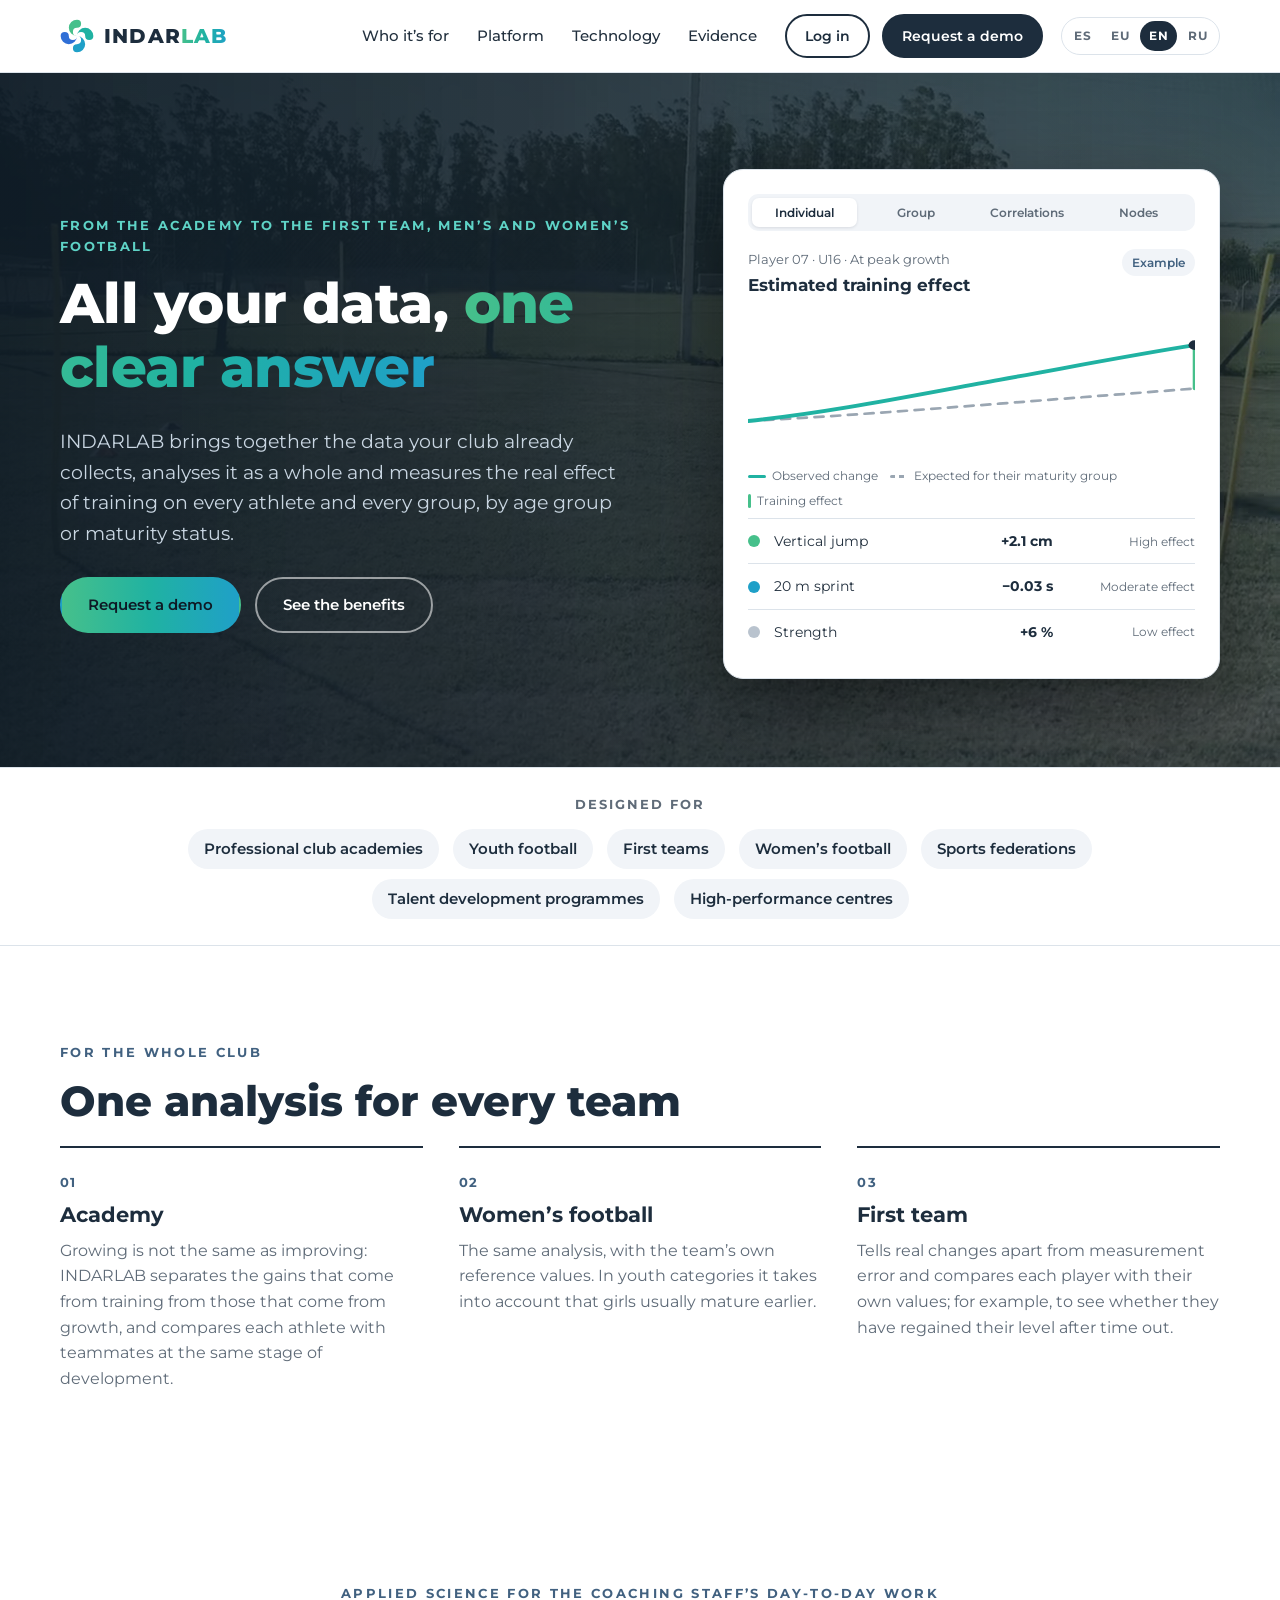
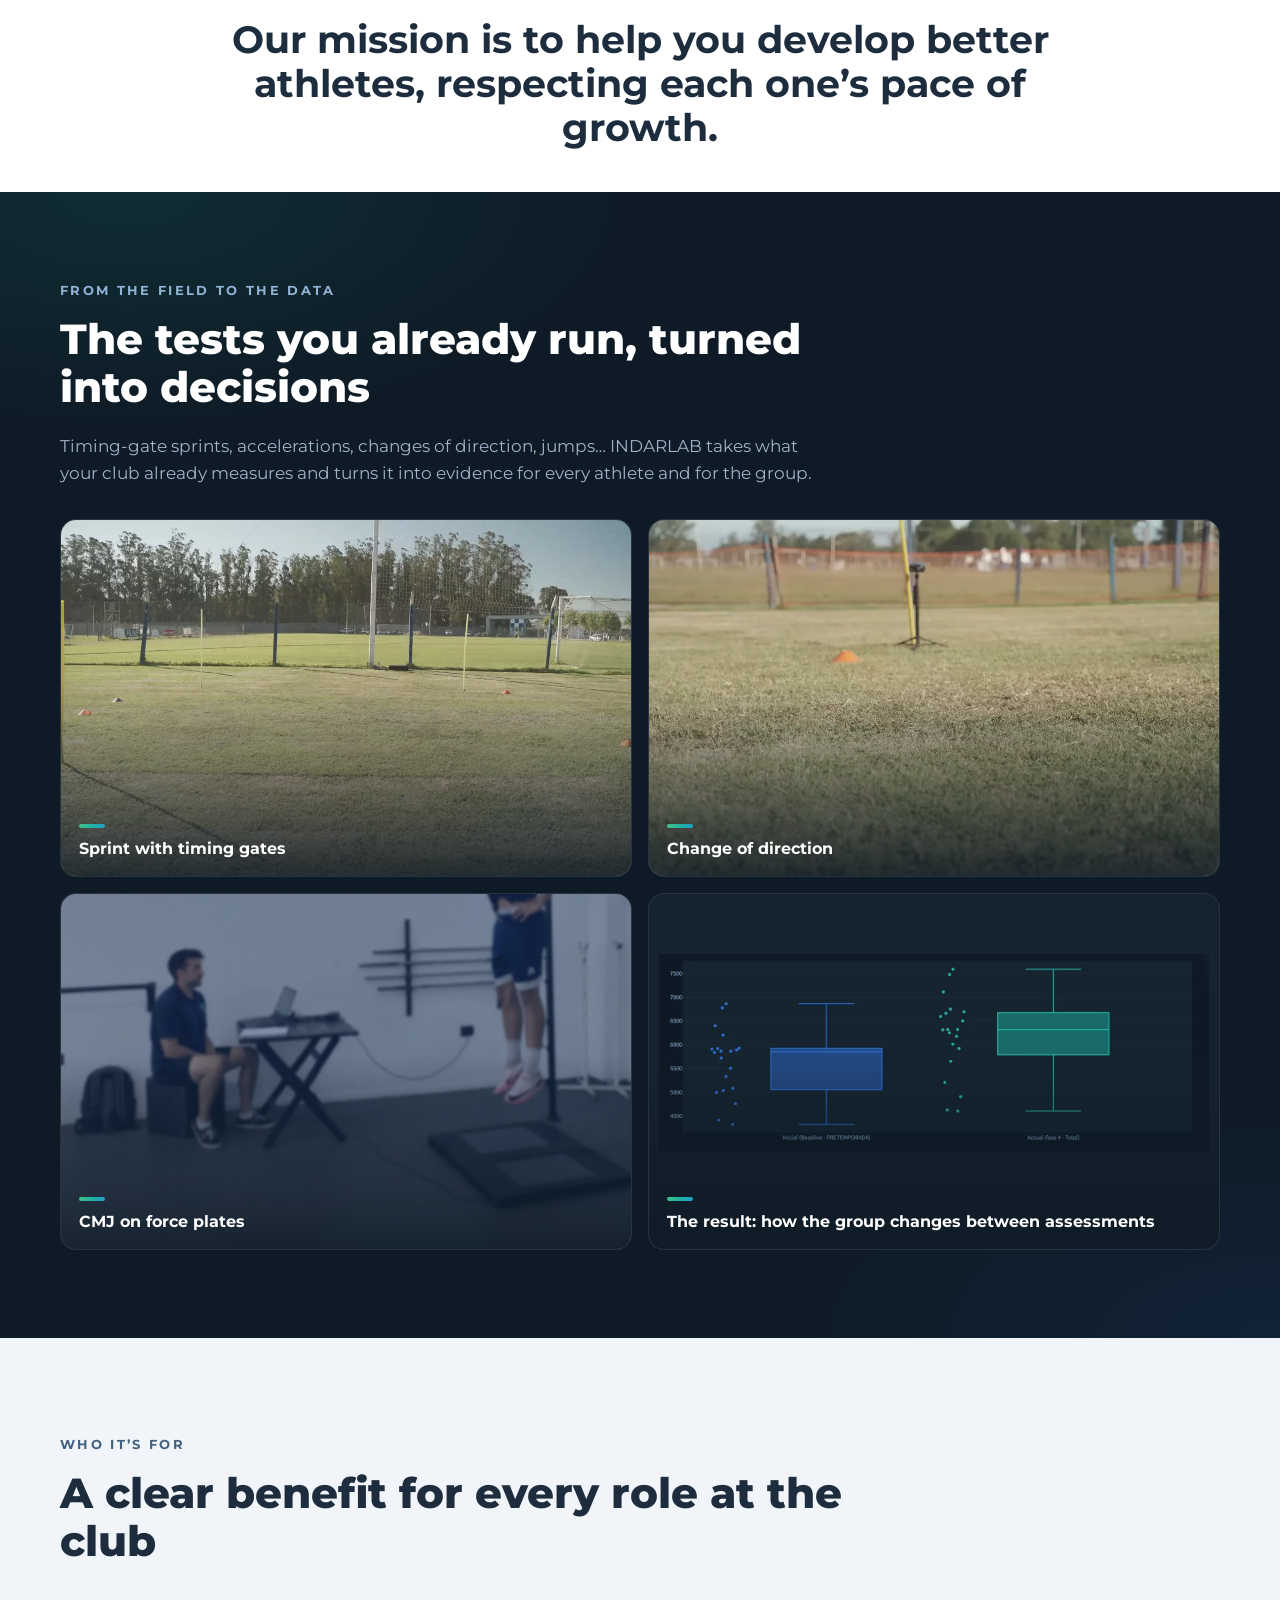
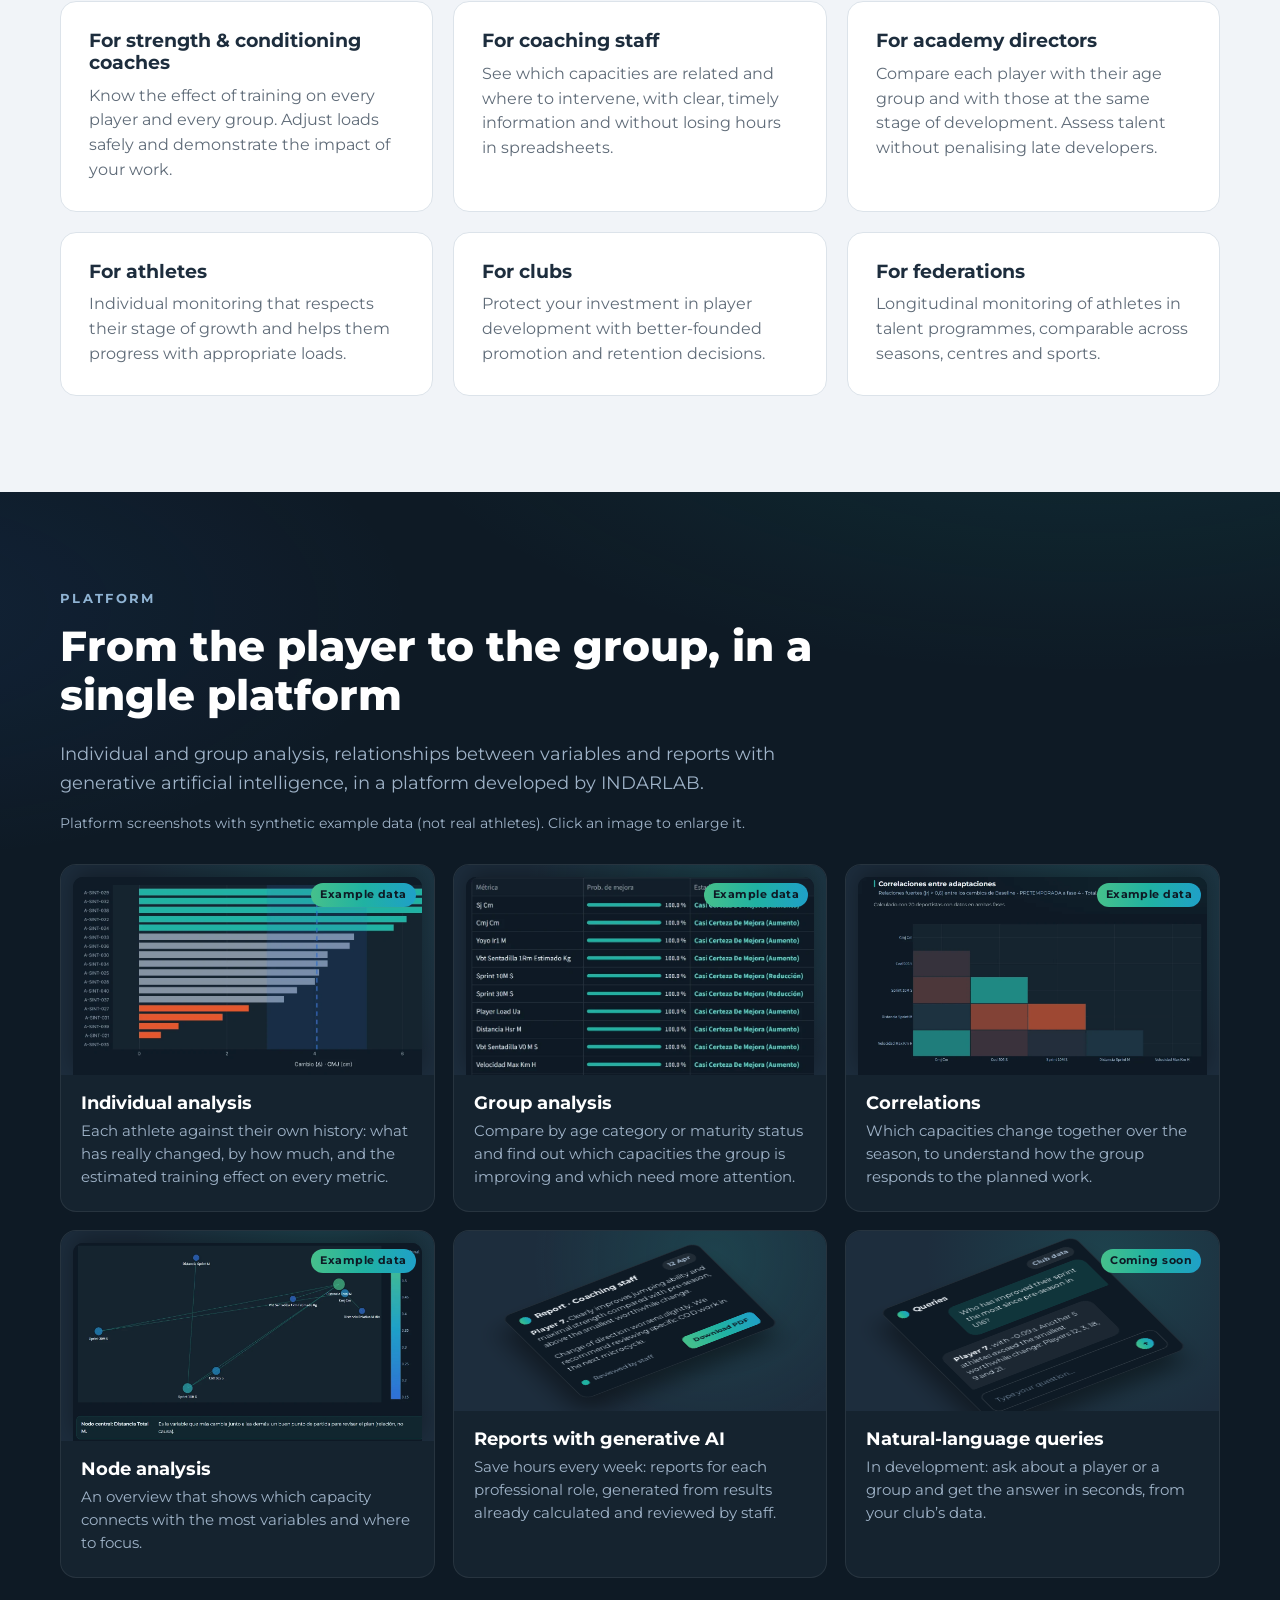
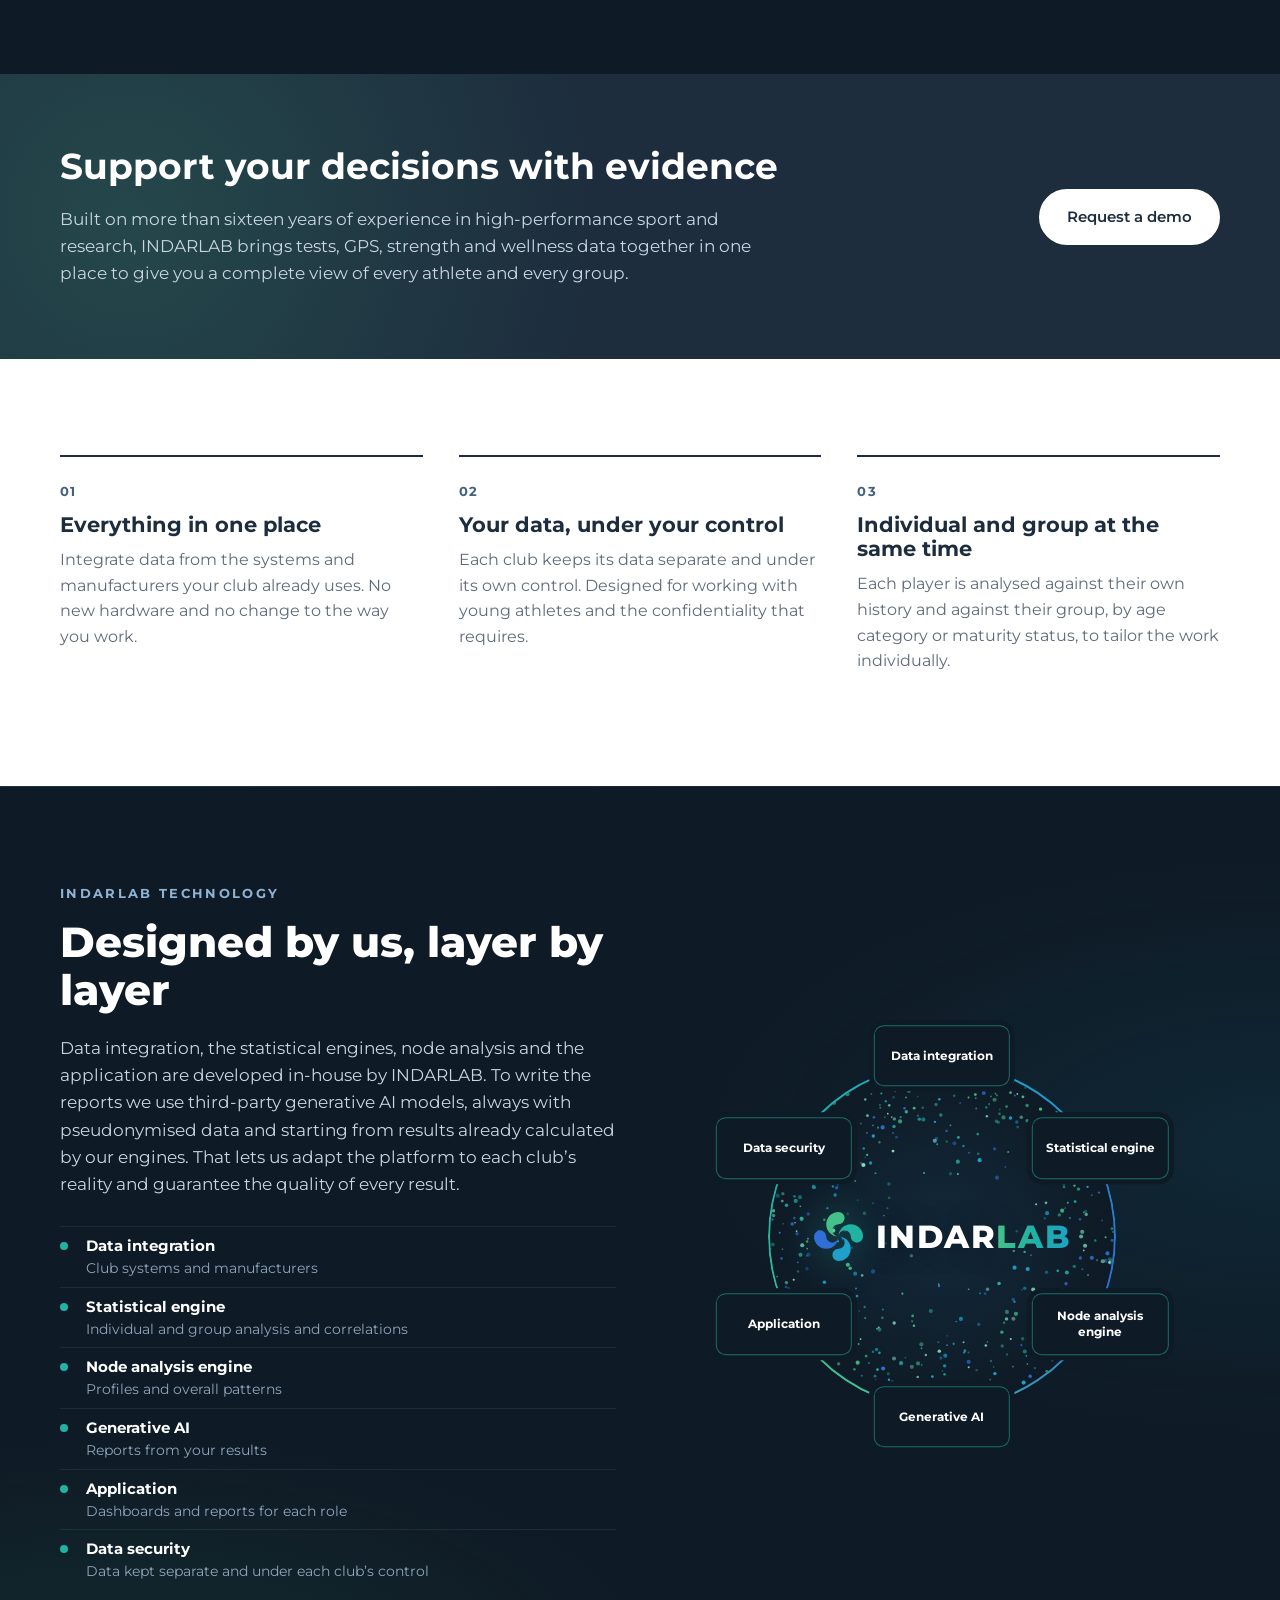
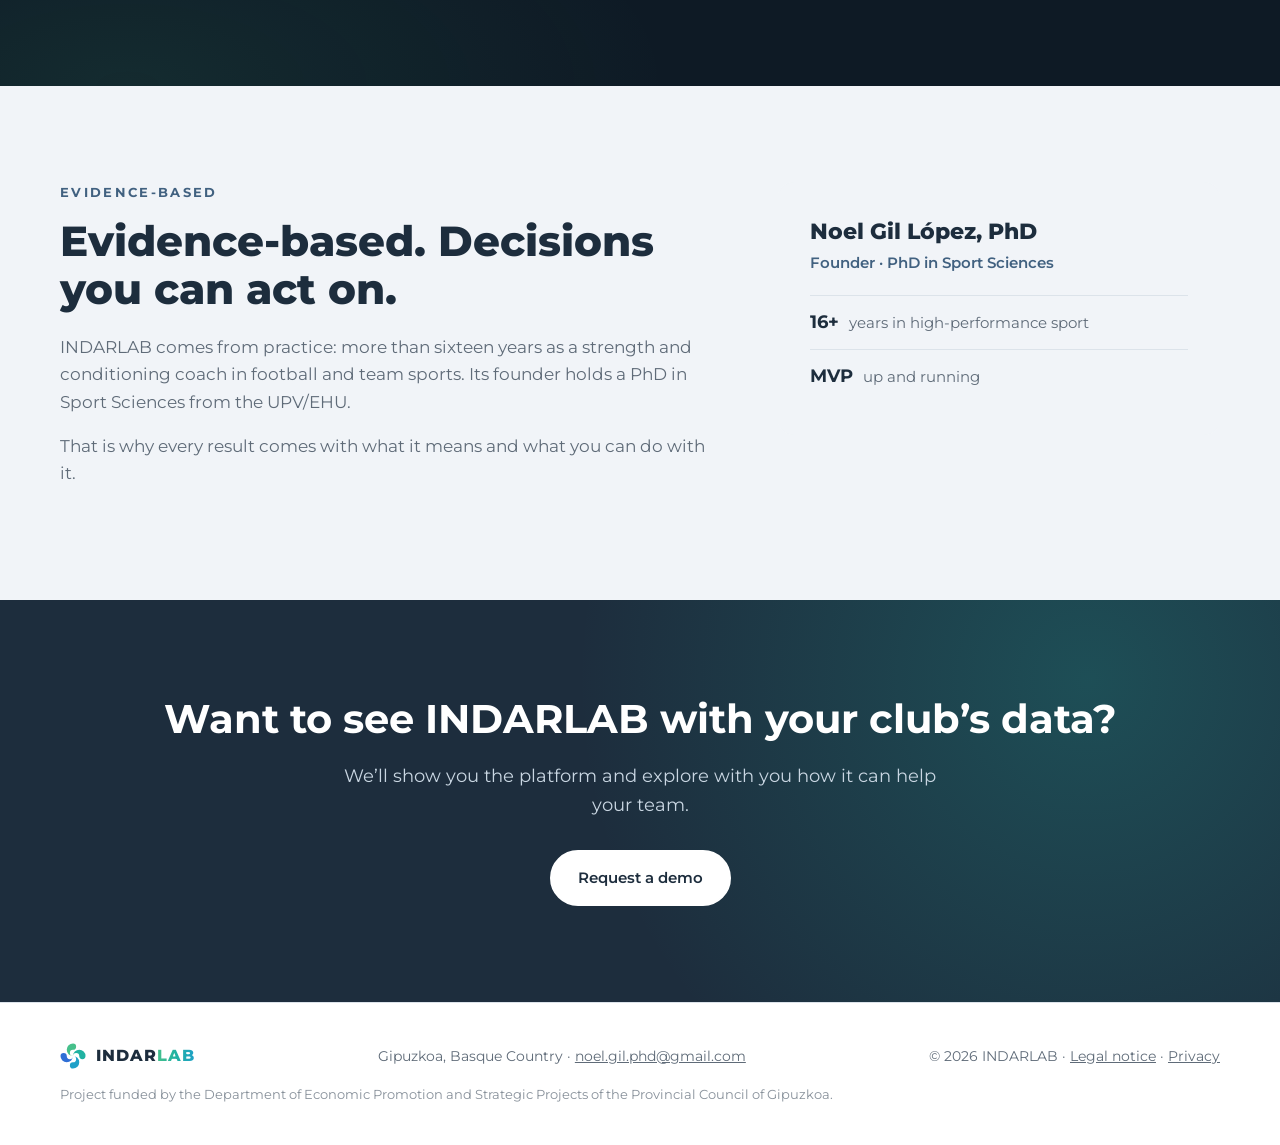
<file: en/index.html>
<!DOCTYPE html>
<html lang="en">
<head>
  <meta charset="UTF-8">
  <meta name="viewport" content="width=device-width, initial-scale=1">
  <title>INDARLAB · All your data, one clear answer</title>
  <meta name="description" content="INDARLAB analyses every athlete and every group, and estimates the effect of training with its own statistical engines and artificial intelligence.">
  <link rel="icon" href="../assets/img/favicon.svg" type="image/svg+xml">
  <link rel="preconnect" href="https://fonts.googleapis.com">
  <link rel="preconnect" href="https://fonts.gstatic.com" crossorigin>
  <link href="https://fonts.googleapis.com/css2?family=Montserrat:wght@400;500;600;700;800&display=swap" rel="stylesheet">
  <link rel="stylesheet" href="../assets/css/styles.css?v=11">
</head>
<body>

  <!-- ============ CABECERA ============ -->
  <header class="nav">
    <div class="container nav__inner">
      <a href="#inicio" class="brand" aria-label="INDARLAB, home">
        <img src="../assets/img/lauburu.svg" alt="" class="brand__symbol">
        <span class="brand__name">INDAR<span class="grad">LAB</span></span>
      </a>
      <button class="nav__toggle" aria-label="Open menu" aria-expanded="false">
        <span></span><span></span><span></span>
      </button>
      <nav class="nav__links" aria-label="Main">
        <a href="#para-quien">Who it’s for</a>
        <a href="#plataforma">Platform</a>
        <a href="#tecnologia">Technology</a>
        <a href="#evidencia">Evidence</a>
        <a href="https://indarlab.onrender.com/" class="btn btn--small btn--ghost">Log in</a>
        <a href="#contacto" class="btn btn--small">Request a demo</a>
      </nav>
      <div class="lang" role="navigation" aria-label="Hizkuntza / Idioma / Language"><a href="../" lang="es" hreflang="es" title="Español">ES</a><a href="../eu/" lang="eu" hreflang="eu" title="Euskara">EU</a><a href="../en/" lang="en" hreflang="en" aria-current="true" title="English">EN</a><a href="../ru/" lang="ru" hreflang="ru" title="Русский">RU</a></div>
      
    </div>
  </header>

  <main id="inicio">

    <!-- ============ 1 · HERO ============ -->
    <section class="hero hero--video">
      <div class="hero__bg" aria-hidden="true">
        <video class="hero__video" muted loop playsinline preload="none" poster="../assets/video/hero-campo.webp"
               data-src="../assets/video/hero-campo.mp4" data-src-webm="../assets/video/hero-campo.webm"></video>
      </div>
      <div class="container hero__grid">
        <div class="hero__text">
          <p class="eyebrow">From the academy to the first team, men’s and women’s football</p>
          <h1>All your data, <span class="grad">one clear answer</span></h1>
          <p class="lead">INDARLAB brings together the data your club already collects, analyses it as a whole and measures the real effect of training on every athlete and every group, by age group or maturity status.</p>
          <div class="hero__ctas">
            <a href="#contacto" class="btn">Request a demo</a>
            <a href="#para-quien" class="btn btn--ghost">See the benefits</a>
          </div>
        </div>

        <!-- Maqueta interactiva de la plataforma (datos ficticios) -->
        <div class="mock" aria-label="Platform examples with fictitious data">
          <div class="mock__tabs" role="tablist">
            <button role="tab" aria-selected="true" aria-controls="tab-ind" id="t-ind" class="is-active">Individual</button>
            <button role="tab" aria-selected="false" aria-controls="tab-grp" id="t-grp" tabindex="-1">Group</button>
            <button role="tab" aria-selected="false" aria-controls="tab-cor" id="t-cor" tabindex="-1">Correlations</button>
            <button role="tab" aria-selected="false" aria-controls="tab-nod" id="t-nod" tabindex="-1">Nodes</button>
          </div>

          <!-- Individual -->
          <div class="mock__panel" role="tabpanel" id="tab-ind" aria-labelledby="t-ind">
            <div class="mock__head">
              <div>
                <p class="mock__label">Player 07 · U16 · At peak growth</p>
                <p class="mock__title">Estimated training effect</p>
              </div>
              <span class="mock__pill">Example</span>
            </div>
            <svg class="mock__chart" viewBox="0 0 320 120" preserveAspectRatio="none" aria-hidden="true">
              <path d="M0 96 C60 92 120 86 180 80 C240 74 280 70 320 66" fill="none" stroke="#9AA6B2" stroke-width="2.5" stroke-dasharray="6 6" stroke-linecap="round"/>
              <path d="M0 96 C60 88 120 72 180 58 C240 44 280 34 320 26" fill="none" stroke="#20B2A2" stroke-width="3.5" stroke-linecap="round"/>
              <path d="M320 66 L320 26" stroke="#46C08B" stroke-width="3" stroke-linecap="round"/>
              <circle cx="320" cy="26" r="4.5" fill="#1D2D3D"/>
            </svg>
            <div class="mock__legend">
              <span><i class="lg lg--obs"></i>Observed change</span>
              <span><i class="lg lg--mat"></i>Expected for their maturity group</span>
              <span><i class="lg lg--eff"></i>Training effect</span>
            </div>
            <ul class="mock__rows">
              <li><span class="dot dot--high"></span><span>Vertical jump</span><strong>+2.1 cm</strong><em>High effect</em></li>
              <li><span class="dot dot--mid"></span><span>20 m sprint</span><strong>−0.03 s</strong><em>Moderate effect</em></li>
              <li><span class="dot dot--low"></span><span>Strength</span><strong>+6 %</strong><em>Low effect</em></li>
            </ul>
          </div>

          <!-- Grupal -->
          <div class="mock__panel" role="tabpanel" id="tab-grp" aria-labelledby="t-grp" hidden>
            <div class="mock__head">
              <div>
                <p class="mock__label">U16 · 22 players · Vertical jump</p>
                <p class="mock__title">Effect by maturity group</p>
              </div>
              <span class="mock__pill">Example</span>
            </div>
            <svg class="mock__chart" viewBox="0 0 320 120" preserveAspectRatio="xMidYMid meet" aria-hidden="true">
              <line x1="20" y1="104" x2="300" y2="104" stroke="#DCE3EA" stroke-width="1.5"/>
              <rect x="50" y="62" width="46" height="42" rx="6" fill="#1FA0C8"/>
              <rect x="137" y="34" width="46" height="70" rx="6" fill="#20B2A2"/>
              <rect x="224" y="48" width="46" height="56" rx="6" fill="#46C08B"/>
              <circle cx="160" cy="31" r="5" fill="#1D2D3D"/>
              <text x="73" y="117" text-anchor="middle" font-size="11" font-family="Montserrat, Arial, sans-serif" fill="#5F6B78">Pre-peak</text>
              <text x="160" y="117" text-anchor="middle" font-size="11" font-family="Montserrat, Arial, sans-serif" fill="#5F6B78">At peak</text>
              <text x="247" y="117" text-anchor="middle" font-size="11" font-family="Montserrat, Arial, sans-serif" fill="#5F6B78">Post-peak</text>
            </svg>
            <div class="mock__legend">
              <span><i class="lg lg--bar"></i>Group mean effect</span>
              <span><i class="lg lg--pt"></i>Player 07</span>
            </div>
            <ul class="mock__rows">
              <li><span class="dot dot--mid"></span><span>Pre-peak · 7 players</span><strong>+1.2 cm</strong><em>Moderate effect</em></li>
              <li><span class="dot dot--teal"></span><span>At peak · 9 players</span><strong>+2.0 cm</strong><em>High effect</em></li>
              <li><span class="dot dot--high"></span><span>Post-peak · 6 players</span><strong>+1.6 cm</strong><em>Moderate effect</em></li>
            </ul>
          </div>

          <!-- Correlaciones -->
          <div class="mock__panel" role="tabpanel" id="tab-cor" aria-labelledby="t-cor" hidden>
            <div class="mock__head">
              <div>
                <p class="mock__label">U16 · Current season</p>
                <p class="mock__title">Relationship between capacities</p>
              </div>
              <span class="mock__pill">Example</span>
            </div>
            <svg class="mock__chart" viewBox="0 0 320 120" preserveAspectRatio="xMidYMid meet" aria-hidden="true">
              <line x1="20" y1="108" x2="310" y2="108" stroke="#DCE3EA" stroke-width="1.5"/>
              <line x1="20" y1="8" x2="20" y2="108" stroke="#DCE3EA" stroke-width="1.5"/>
              <circle cx="27.9" cy="80.1" r="4" fill="#1FA0C8" fill-opacity=".75"/><circle cx="47.8" cy="73.5" r="4" fill="#1FA0C8" fill-opacity=".75"/><circle cx="62.4" cy="77.0" r="4" fill="#1FA0C8" fill-opacity=".75"/><circle cx="72.7" cy="77.9" r="4" fill="#1FA0C8" fill-opacity=".75"/><circle cx="88.4" cy="72.4" r="4" fill="#1FA0C8" fill-opacity=".75"/><circle cx="104.8" cy="60.2" r="4" fill="#1FA0C8" fill-opacity=".75"/><circle cx="125.1" cy="73.0" r="4" fill="#1FA0C8" fill-opacity=".75"/><circle cx="137.5" cy="55.6" r="4" fill="#1FA0C8" fill-opacity=".75"/><circle cx="159.5" cy="67.7" r="4" fill="#1FA0C8" fill-opacity=".75"/><circle cx="174.9" cy="50.7" r="4" fill="#1FA0C8" fill-opacity=".75"/><circle cx="195.7" cy="37.3" r="4" fill="#1FA0C8" fill-opacity=".75"/><circle cx="210.3" cy="39.7" r="4" fill="#1FA0C8" fill-opacity=".75"/><circle cx="217.7" cy="33.8" r="4" fill="#1FA0C8" fill-opacity=".75"/><circle cx="235.7" cy="46.2" r="4" fill="#1FA0C8" fill-opacity=".75"/><circle cx="250.2" cy="37.1" r="4" fill="#1FA0C8" fill-opacity=".75"/><circle cx="271.7" cy="26.9" r="4" fill="#1FA0C8" fill-opacity=".75"/><circle cx="286.6" cy="15.9" r="4" fill="#1FA0C8" fill-opacity=".75"/><circle cx="296.7" cy="16.9" r="4" fill="#1FA0C8" fill-opacity=".75"/>
              <line x1="25" y1="90" x2="310" y2="22" stroke="#1D2D3D" stroke-width="2.5" stroke-linecap="round"/>
              <text x="306" y="118" text-anchor="end" font-size="11" font-family="Montserrat, Arial, sans-serif" fill="#5F6B78">Strength</text>
              <text x="26" y="16" font-size="11" font-family="Montserrat, Arial, sans-serif" fill="#5F6B78">Vertical jump</text>
            </svg>
            <div class="mock__legend">
              <span><i class="lg lg--pt lg--pt-cyan"></i>U16 players</span>
              <span><i class="lg lg--trend"></i>Trend</span>
            </div>
            <ul class="mock__rows">
              <li><span class="dot dot--high"></span><span>Strength ↔ Vertical jump</span><strong>r = 0.62</strong><em>Strong relationship</em></li>
              <li><span class="dot dot--mid"></span><span>Jump ↔ 20 m sprint</span><strong>r = −0.48</strong><em>Moderate relationship</em></li>
              <li><span class="dot dot--low"></span><span>Load ↔ Wellness</span><strong>r = −0.31</strong><em>Weak relationship</em></li>
            </ul>
          </div>

          <!-- Nodos -->
          <div class="mock__panel" role="tabpanel" id="tab-nod" aria-labelledby="t-nod" hidden>
            <div class="mock__head">
              <div>
                <p class="mock__label">Player 07 · U16</p>
                <p class="mock__title">Profile relationship map</p>
              </div>
              <span class="mock__pill">Example</span>
            </div>
            <svg class="mock__chart" viewBox="0 0 320 120" preserveAspectRatio="xMidYMid meet" aria-hidden="true">
              <line x1="175" y1="50" x2="90" y2="28" stroke="#9AA6B2" stroke-opacity=".7" stroke-width="5" stroke-linecap="round"/><line x1="175" y1="50" x2="262" y2="26" stroke="#9AA6B2" stroke-opacity=".7" stroke-width="3.5" stroke-linecap="round"/><line x1="175" y1="50" x2="80" y2="80" stroke="#9AA6B2" stroke-opacity=".7" stroke-width="2" stroke-linecap="round"/><line x1="175" y1="50" x2="178" y2="92" stroke="#9AA6B2" stroke-opacity=".7" stroke-width="2.5" stroke-linecap="round"/><line x1="90" y1="28" x2="262" y2="26" stroke="#9AA6B2" stroke-opacity=".7" stroke-width="2.5" stroke-linecap="round"/><line x1="80" y1="80" x2="268" y2="82" stroke="#9AA6B2" stroke-opacity=".7" stroke-width="1.5" stroke-linecap="round"/><line x1="262" y1="26" x2="268" y2="82" stroke="#9AA6B2" stroke-opacity=".7" stroke-width="1" stroke-linecap="round"/>
              <circle cx="175" cy="50" r="20" fill="#20B2A2"/><text x="175" y="54" text-anchor="middle" font-size="10" font-weight="700" font-family="Montserrat, Arial, sans-serif" fill="#FFFFFF">Strength</text><circle cx="90" cy="28" r="10" fill="#46C08B"/><text x="90" y="14" text-anchor="middle" font-size="11" font-family="Montserrat, Arial, sans-serif" fill="#22303E">Jump</text><circle cx="262" cy="26" r="10" fill="#1FA0C8"/><text x="262" y="12" text-anchor="middle" font-size="11" font-family="Montserrat, Arial, sans-serif" fill="#22303E">Sprint</text><circle cx="80" cy="80" r="8" fill="#2F6FD6"/><text x="80" y="98" text-anchor="middle" font-size="11" font-family="Montserrat, Arial, sans-serif" fill="#22303E">Load</text><circle cx="268" cy="82" r="8" fill="#9AA6B2"/><text x="268" y="100" text-anchor="middle" font-size="11" font-family="Montserrat, Arial, sans-serif" fill="#22303E">Wellness</text><circle cx="178" cy="92" r="7" fill="#416180"/><text x="178" y="109" text-anchor="middle" font-size="11" font-family="Montserrat, Arial, sans-serif" fill="#22303E">Maturation</text>
            </svg>
            <div class="mock__legend">
              <span><i class="lg lg--pt lg--pt-teal"></i>Capacity</span>
              <span><i class="lg lg--edge"></i>Relationship (thickness = strength)</span>
            </div>
            <ul class="mock__rows">
              <li><span class="dot dot--teal"></span><span>Central node</span><strong>Strength</strong><em>Most connected</em></li>
              <li><span class="dot dot--high"></span><span>Main relationship</span><strong>Strength ↔ Jump</strong><em>Priority</em></li>
              <li><span class="dot dot--mid"></span><span>Profile</span><strong>Explosive</strong><em>Developing</em></li>
            </ul>
          </div>
        </div>
      </div>
    </section>

    <!-- ============ 2 · DISEÑADO PARA ============ -->
    <section class="segments">
      <div class="container">
        <p class="segments__label">Designed for</p>
        <ul class="segments__list">
          <li>Professional club academies</li>
          <li>Youth football</li>
          <li>First teams</li>
          <li>Women’s football</li>
          <li>Sports federations</li>
          <li>Talent development programmes</li>
          <li>High-performance centres</li>
        </ul>
      </div>
    </section>

    <!-- ============ 2b · PARA TODO EL CLUB ============ -->
    <section class="section" id="todo-el-club">
      <div class="container">
        <p class="eyebrow">For the whole club</p>
        <h2 class="section__title">One analysis for every team</h2>
        <div class="features">
          <article class="feature">
            <span class="feature__num">01</span>
            <h3>Academy</h3>
            <p>Growing is not the same as improving: INDARLAB separates the gains that come from training from those that come from growth, and compares each athlete with teammates at the same stage of development.</p>
          </article>
          <article class="feature">
            <span class="feature__num">02</span>
            <h3>Women’s football</h3>
            <p>The same analysis, with the team’s own reference values. In youth categories it takes into account that girls usually mature earlier.</p>
          </article>
          <article class="feature">
            <span class="feature__num">03</span>
            <h3>First team</h3>
            <p>Tells real changes apart from measurement error and compares each player with their own values; for example, to see whether they have regained their level after time out.</p>
          </article>
        </div>
      </div>
    </section>

    <!-- ============ 3 · MISIÓN ============ -->
    <section class="mission">
      <div class="container">
        <p class="eyebrow">Applied science for the coaching staff’s day-to-day work</p>
        <h2>Our mission is to help you develop better athletes, respecting each one’s pace of growth.</h2>
      </div>
    </section>

    <!-- ============ 3b · DEL CAMPO AL DATO (vídeo) ============ -->
    <section class="field" id="campo">
      <div class="container">
        <p class="eyebrow eyebrow--light">From the field to the data</p>
        <h2 class="section__title section__title--light">The tests you already run, turned into decisions</h2>
        <p class="field__lead">Timing-gate sprints, accelerations, changes of direction, jumps… INDARLAB takes what your club already measures and turns it into evidence for every athlete and for the group.</p>
        <div class="field__grid">
          <figure class="field__item">
            <video autoplay muted loop playsinline preload="metadata" poster="../assets/video/sprint-fotocelulas.webp" aria-label="Sprint with timing gates">
              <source src="../assets/video/sprint-fotocelulas.mp4" type="video/mp4">
              <source src="../assets/video/sprint-fotocelulas.webm" type="video/webm">
            </video>
            <figcaption>Sprint with timing gates</figcaption>
          </figure>
          <figure class="field__item">
            <video autoplay muted loop playsinline preload="metadata" poster="../assets/video/cambio-direccion.webp" aria-label="Change of direction">
              <source src="../assets/video/cambio-direccion.mp4" type="video/mp4">
              <source src="../assets/video/cambio-direccion.webm" type="video/webm">
            </video>
            <figcaption>Change of direction</figcaption>
          </figure>
          <figure class="field__item">
            <img src="../assets/img/plataforma/cmj-plataforma.webp" alt="CMJ on force plates" loading="lazy" width="1400" height="788">
            <figcaption>CMJ on force plates</figcaption>
          </figure>
          <figure class="field__item field__item--chart">
            <button class="zoomable" type="button" data-full="../assets/img/plataforma/distribucion-grupo.webp?v=2" aria-label="Enlarge: Chart with example data: group distribution in two assessments">
              <img src="../assets/img/plataforma/distribucion-grupo.webp?v=2" alt="Chart with example data: group distribution in two assessments" loading="lazy" width="1360" height="490">
            </button>
            <figcaption>The result: how the group changes between assessments</figcaption>
          </figure>
        </div>
      </div>
    </section>

    <!-- ============ 4 · BENEFICIOS POR PERFIL ============ -->
    <section class="section section--tint" id="para-quien">
      <div class="container">
        <p class="eyebrow">Who it’s for</p>
        <h2 class="section__title">A clear benefit for every role at the club</h2>
        <div class="cards">
          <article class="card">
            <h3>For strength &amp; conditioning coaches</h3>
            <p>Know the effect of training on every player and every group. Adjust loads safely and demonstrate the impact of your work.</p>
          </article>
          <article class="card">
            <h3>For coaching staff</h3>
            <p>See which capacities are related and where to intervene, with clear, timely information and without losing hours in spreadsheets.</p>
          </article>
          <article class="card">
            <h3>For academy directors</h3>
            <p>Compare each player with their age group and with those at the same stage of development. Assess talent without penalising late developers.</p>
          </article>
          <article class="card">
            <h3>For athletes</h3>
            <p>Individual monitoring that respects their stage of growth and helps them progress with appropriate loads.</p>
          </article>
          <article class="card">
            <h3>For clubs</h3>
            <p>Protect your investment in player development with better-founded promotion and retention decisions.</p>
          </article>
          <article class="card">
            <h3>For federations</h3>
            <p>Longitudinal monitoring of athletes in talent programmes, comparable across seasons, centres and sports.</p>
          </article>
        </div>
      </div>
    </section>

    <!-- ============ 5 · PLATAFORMA ============ -->
    <section class="section section--engine" id="plataforma">
      <div class="container">
        <p class="eyebrow eyebrow--light">Platform</p>
        <h2 class="section__title section__title--light">From the player to the group, in a single platform</h2>
        <p class="section__lead">Individual and group analysis, relationships between variables and reports with generative artificial intelligence, in a platform developed by INDARLAB.</p>
        <p class="section__note">Platform screenshots with synthetic example data (not real athletes). Click an image to enlarge it.</p>
        <div class="platform">
          <article class="pcard">
            <div class="pcard__media pcard__media--real">
              <button class="zoomable" type="button" data-full="../assets/img/plataforma/respuesta-individual.webp?v=2" aria-label="Enlarge: Chart with example data: each athlete's change compared with the group mean">
                <img class="scr scr--img scr--a" src="../assets/img/plataforma/respuesta-individual.webp?v=2" alt="Chart with example data: each athlete's change compared with the group mean" loading="lazy" width="1400" height="592">
              </button>
              <span class="pcard__tag">Example data</span>
            </div>
            <div class="pcard__body">
              <h3>Individual analysis</h3>
              <p>Each athlete against their own history: what has really changed, by how much, and the estimated training effect on every metric.</p>
            </div>
          </article>
          <article class="pcard">
            <div class="pcard__media pcard__media--real">
              <button class="zoomable" type="button" data-full="../assets/img/plataforma/probabilidad-mejora.webp?v=2" aria-label="Enlarge: Table with example data: probability of improvement of the group for each variable">
                <img class="scr scr--img scr--b" src="../assets/img/plataforma/probabilidad-mejora.webp?v=2" alt="Table with example data: probability of improvement of the group for each variable" loading="lazy" width="903" height="489">
              </button>
              <span class="pcard__tag">Example data</span>
            </div>
            <div class="pcard__body">
              <h3>Group analysis</h3>
              <p>Compare by age category or maturity status and find out which capacities the group is improving and which need more attention.</p>
            </div>
          </article>
          <article class="pcard">
            <div class="pcard__media pcard__media--real">
              <button class="zoomable" type="button" data-full="../assets/img/plataforma/correlaciones.webp?v=2" aria-label="Enlarge: Heatmap with example data: correlations between changes">
                <img class="scr scr--img scr--a" src="../assets/img/plataforma/correlaciones.webp?v=2" alt="Heatmap with example data: correlations between changes" loading="lazy" width="1416" height="731">
              </button>
              <span class="pcard__tag">Example data</span>
            </div>
            <div class="pcard__body">
              <h3>Correlations</h3>
              <p>Which capacities change together over the season, to understand how the group responds to the planned work.</p>
            </div>
          </article>
          <article class="pcard">
            <div class="pcard__media pcard__media--real">
              <button class="zoomable" type="button" data-full="../assets/img/plataforma/mapa-nodos.webp?v=2" aria-label="Enlarge: Node map of the group's adaptations (example data)">
                <img class="scr scr--img scr--b" src="../assets/img/plataforma/mapa-nodos.webp?v=2" alt="Node map of the group's adaptations (example data)" loading="lazy" width="1340" height="757">
              </button>
              <span class="pcard__tag">Example data</span>
            </div>
            <div class="pcard__body">
              <h3>Node analysis</h3>
              <p>An overview that shows which capacity connects with the most variables and where to focus.</p>
            </div>
          </article>
          <article class="pcard">
            <div class="pcard__media" aria-hidden="true">
              <div class="scr scr--a">
<div class="scr__bar"><span class="scr__logo"></span><b>Report · Coaching staff</b><span class="scr__tag">12 Apr</span></div>
                <p class="scr__text"><b>Player 7.</b> Clearly improves jumping ability and maximal strength compared with pre-season, above the smallest worthwhile change.</p>
                <p class="scr__text">Change of direction worsens slightly. We recommend reviewing specific COD work in the next microcycle.</p>
                <div class="scr__foot"><span class="scr__dot"></span>Reviewed by staff<span class="scr__btn">Download PDF</span></div>
              </div>
            </div>
            <div class="pcard__body">
              <h3>Reports with generative AI</h3>
              <p>Save hours every week: reports for each professional role, generated from results already calculated and reviewed by staff.</p>
            </div>
          </article>
          <article class="pcard">
            <div class="pcard__media" aria-hidden="true">
              <div class="scr scr--b">
<div class="scr__bar"><span class="scr__logo"></span><b>Queries</b><span class="scr__tag">Club data</span></div>
                <p class="scr__q">Who has improved their sprint the most since pre-season in U16?</p>
                <p class="scr__a"><b>Player 7</b>, with −0.09 s. Another 5 athletes exceed the smallest worthwhile change: Players 12, 3, 18, 9 and 21.</p>
                <div class="scr__input">Type your question…<span>↑</span></div>
              </div>
              <span class="pcard__tag">Coming soon</span>
            </div>
            <div class="pcard__body">
              <h3>Natural-language queries</h3>
              <p>In development: ask about a player or a group and get the answer in seconds, from your club’s data.</p>
            </div>
          </article>
        </div>
      </div>
    </section>

    <!-- ============ 6 · APOYA TUS DECISIONES ============ -->
    <section class="decision">
      <div class="container decision__inner">
        <div>
          <h2>Support your decisions with evidence</h2>
          <p>Built on more than sixteen years of experience in high-performance sport and research, INDARLAB brings tests, GPS, strength and wellness data together in one place to give you a complete view of every athlete and every group.</p>
        </div>
        <a href="#contacto" class="btn btn--light">Request a demo</a>
      </div>
    </section>

    <!-- ============ 7 · TRES PILARES ============ -->
    <section class="section">
      <div class="container">
        <div class="features">
          <article class="feature">
            <span class="feature__num">01</span>
            <h3>Everything in one place</h3>
            <p>Integrate data from the systems and manufacturers your club already uses. No new hardware and no change to the way you work.</p>
          </article>
          <article class="feature">
            <span class="feature__num">02</span>
            <h3>Your data, under your control</h3>
            <p>Each club keeps its data separate and under its own control. Designed for working with young athletes and the confidentiality that requires.</p>
          </article>
          <article class="feature">
            <span class="feature__num">03</span>
            <h3>Individual and group at the same time</h3>
            <p>Each player is analysed against their own history and against their group, by age category or maturity status, to tailor the work individually.</p>
          </article>
        </div>
      </div>
    </section>

    <!-- ============ 8 · TECNOLOGÍA PROPIA ============ -->
    <section class="section section--engine section--engine-2" id="tecnologia">
      <div class="container tech">
        <div class="tech__text">
          <p class="eyebrow eyebrow--light">INDARLAB technology</p>
          <h2 class="section__title section__title--light">Designed by us, layer by layer</h2>
          <p class="on-dark">Data integration, the statistical engines, node analysis and the application are developed in-house by INDARLAB. To write the reports we use third-party generative AI models, always with pseudonymised data and starting from results already calculated by our engines. That lets us adapt the platform to each club’s reality and guarantee the quality of every result.</p>
          <ul class="layers"><li><strong>Data integration</strong><span>Club systems and manufacturers</span></li><li><strong>Statistical engine</strong><span>Individual and group analysis and correlations</span></li><li><strong>Node analysis engine</strong><span>Profiles and overall patterns</span></li><li><strong>Generative AI</strong><span>Reports from your results</span></li><li><strong>Application</strong><span>Dashboards and reports for each role</span></li><li><strong>Data security</strong><span>Data kept separate and under each club’s control</span></li></ul>
        </div>
        <div class="orbit" aria-hidden="true">
          <div class="orbit__ring">
            <svg class="orbit__dots" viewBox="0 0 100 100"><circle cx="12.60" cy="35.25" r="0.4" fill="#2F6FD6" opacity="0.64"/><circle cx="60.52" cy="20.13" r="0.4" fill="#20B2A2" opacity="0.76"/><circle cx="41.40" cy="74.65" r="0.25" fill="#46C08B" opacity="0.70"/><circle cx="15.55" cy="76.32" r="0.4" fill="#2F6FD6" opacity="0.78"/><circle cx="18.23" cy="18.97" r="0.5" fill="#46C08B" opacity="0.39"/><circle cx="51.60" cy="81.64" r="0.25" fill="#1FA0C8" opacity="0.86"/><circle cx="71.90" cy="16.63" r="0.5" fill="#1FA0C8" opacity="0.50"/><circle cx="28.40" cy="14.78" r="0.4" fill="#7FE0C0" opacity="0.78"/><circle cx="99.95" cy="48.65" r="0.25" fill="#1FA0C8" opacity="0.81"/><circle cx="3.82" cy="46.25" r="0.25" fill="#46C08B" opacity="0.40"/><circle cx="72.17" cy="18.07" r="0.4" fill="#46C08B" opacity="0.39"/><circle cx="97.77" cy="50.16" r="0.3" fill="#46C08B" opacity="0.95"/><circle cx="90.32" cy="45.00" r="0.4" fill="#2F6FD6" opacity="0.62"/><circle cx="57.84" cy="6.68" r="0.35" fill="#1FA0C8" opacity="0.57"/><circle cx="86.00" cy="41.73" r="0.25" fill="#46C08B" opacity="0.44"/><circle cx="35.90" cy="53.16" r="0.4" fill="#2F6FD6" opacity="0.47"/><circle cx="18.45" cy="48.24" r="0.6" fill="#7FE0C0" opacity="0.85"/><circle cx="82.95" cy="79.61" r="0.4" fill="#46C08B" opacity="0.99"/><circle cx="84.29" cy="43.67" r="0.5" fill="#46C08B" opacity="0.55"/><circle cx="24.35" cy="70.09" r="0.5" fill="#46C08B" opacity="0.77"/><circle cx="62.68" cy="66.64" r="0.4" fill="#2F6FD6" opacity="0.52"/><circle cx="39.43" cy="85.28" r="0.25" fill="#20B2A2" opacity="0.40"/><circle cx="51.89" cy="93.06" r="0.5" fill="#2F6FD6" opacity="0.59"/><circle cx="88.90" cy="39.79" r="0.4" fill="#20B2A2" opacity="0.89"/><circle cx="69.69" cy="93.85" r="0.3" fill="#20B2A2" opacity="0.55"/><circle cx="50.15" cy="97.31" r="0.3" fill="#2F6FD6" opacity="0.45"/><circle cx="80.41" cy="40.15" r="0.4" fill="#7FE0C0" opacity="0.74"/><circle cx="66.74" cy="63.68" r="0.5" fill="#20B2A2" opacity="0.98"/><circle cx="14.24" cy="78.98" r="0.4" fill="#2F6FD6" opacity="0.89"/><circle cx="9.21" cy="44.83" r="0.6" fill="#20B2A2" opacity="0.99"/><circle cx="18.98" cy="37.86" r="0.5" fill="#1FA0C8" opacity="0.75"/><circle cx="78.10" cy="33.37" r="0.6" fill="#1FA0C8" opacity="0.36"/><circle cx="50.23" cy="89.16" r="0.25" fill="#1FA0C8" opacity="0.46"/><circle cx="91.41" cy="42.92" r="0.25" fill="#7FE0C0" opacity="0.59"/><circle cx="22.55" cy="8.53" r="0.6" fill="#20B2A2" opacity="0.69"/><circle cx="88.36" cy="30.03" r="0.4" fill="#1FA0C8" opacity="0.94"/><circle cx="99.04" cy="56.59" r="0.6" fill="#46C08B" opacity="0.40"/><circle cx="30.76" cy="91.63" r="0.25" fill="#2F6FD6" opacity="0.40"/><circle cx="86.50" cy="60.47" r="0.6" fill="#20B2A2" opacity="0.83"/><circle cx="90.38" cy="26.12" r="0.35" fill="#7FE0C0" opacity="0.41"/><circle cx="83.50" cy="14.81" r="0.4" fill="#46C08B" opacity="0.96"/><circle cx="6.92" cy="28.79" r="0.5" fill="#7FE0C0" opacity="0.78"/><circle cx="16.60" cy="22.77" r="0.25" fill="#46C08B" opacity="0.41"/><circle cx="86.34" cy="15.79" r="0.6" fill="#2F6FD6" opacity="0.56"/><circle cx="10.78" cy="59.39" r="0.5" fill="#2F6FD6" opacity="0.40"/><circle cx="34.70" cy="38.69" r="0.4" fill="#46C08B" opacity="0.36"/><circle cx="18.97" cy="22.81" r="0.4" fill="#46C08B" opacity="0.52"/><circle cx="73.61" cy="79.75" r="0.5" fill="#20B2A2" opacity="0.48"/><circle cx="24.60" cy="88.66" r="0.4" fill="#20B2A2" opacity="0.67"/><circle cx="31.46" cy="18.25" r="0.3" fill="#20B2A2" opacity="0.76"/><circle cx="13.90" cy="82.06" r="0.5" fill="#20B2A2" opacity="0.95"/><circle cx="21.11" cy="50.64" r="0.25" fill="#1FA0C8" opacity="0.81"/><circle cx="85.96" cy="80.84" r="0.4" fill="#20B2A2" opacity="0.53"/><circle cx="14.85" cy="81.97" r="0.5" fill="#1FA0C8" opacity="0.67"/><circle cx="74.90" cy="11.78" r="0.5" fill="#46C08B" opacity="0.64"/><circle cx="41.65" cy="96.74" r="0.5" fill="#1FA0C8" opacity="0.38"/><circle cx="34.47" cy="89.94" r="0.5" fill="#20B2A2" opacity="0.36"/><circle cx="64.38" cy="86.25" r="0.35" fill="#20B2A2" opacity="0.50"/><circle cx="96.74" cy="45.29" r="0.25" fill="#2F6FD6" opacity="0.64"/><circle cx="65.70" cy="8.35" r="0.25" fill="#20B2A2" opacity="0.79"/><circle cx="48.20" cy="97.37" r="0.6" fill="#7FE0C0" opacity="0.36"/><circle cx="91.01" cy="59.49" r="0.3" fill="#1FA0C8" opacity="0.53"/><circle cx="89.87" cy="36.16" r="0.5" fill="#20B2A2" opacity="0.75"/><circle cx="60.08" cy="12.65" r="0.3" fill="#7FE0C0" opacity="0.41"/><circle cx="22.68" cy="58.21" r="0.6" fill="#46C08B" opacity="0.93"/><circle cx="15.29" cy="33.98" r="0.5" fill="#1FA0C8" opacity="0.87"/><circle cx="26.48" cy="17.06" r="0.3" fill="#46C08B" opacity="0.41"/><circle cx="76.45" cy="30.78" r="0.25" fill="#2F6FD6" opacity="0.99"/><circle cx="95.25" cy="29.49" r="0.35" fill="#46C08B" opacity="0.94"/><circle cx="82.47" cy="68.59" r="0.4" fill="#7FE0C0" opacity="0.57"/><circle cx="3.64" cy="53.66" r="0.25" fill="#46C08B" opacity="0.49"/><circle cx="88.66" cy="58.67" r="0.5" fill="#20B2A2" opacity="0.57"/><circle cx="90.64" cy="49.96" r="0.6" fill="#7FE0C0" opacity="0.69"/><circle cx="0.81" cy="52.29" r="0.6" fill="#20B2A2" opacity="0.41"/><circle cx="12.81" cy="35.60" r="0.6" fill="#20B2A2" opacity="0.71"/><circle cx="73.21" cy="15.20" r="0.5" fill="#7FE0C0" opacity="0.52"/><circle cx="83.81" cy="14.03" r="0.5" fill="#20B2A2" opacity="0.49"/><circle cx="1.01" cy="42.49" r="0.5" fill="#7FE0C0" opacity="0.67"/><circle cx="7.89" cy="49.16" r="0.5" fill="#2F6FD6" opacity="0.60"/><circle cx="0.68" cy="45.02" r="0.4" fill="#2F6FD6" opacity="0.70"/><circle cx="73.36" cy="65.50" r="0.3" fill="#2F6FD6" opacity="0.39"/><circle cx="85.46" cy="30.73" r="0.4" fill="#7FE0C0" opacity="0.52"/><circle cx="28.01" cy="84.80" r="0.4" fill="#46C08B" opacity="0.69"/><circle cx="26.58" cy="28.58" r="0.35" fill="#46C08B" opacity="0.43"/><circle cx="61.18" cy="66.57" r="0.25" fill="#1FA0C8" opacity="0.80"/><circle cx="51.59" cy="95.72" r="0.4" fill="#2F6FD6" opacity="0.42"/><circle cx="21.98" cy="48.15" r="0.35" fill="#2F6FD6" opacity="0.82"/><circle cx="97.74" cy="57.02" r="0.6" fill="#2F6FD6" opacity="0.62"/><circle cx="7.49" cy="39.60" r="0.6" fill="#20B2A2" opacity="0.70"/><circle cx="74.94" cy="16.23" r="0.5" fill="#20B2A2" opacity="0.73"/><circle cx="48.06" cy="16.57" r="0.35" fill="#1FA0C8" opacity="0.94"/><circle cx="83.64" cy="22.40" r="0.3" fill="#20B2A2" opacity="0.49"/><circle cx="82.24" cy="86.08" r="0.3" fill="#46C08B" opacity="0.44"/><circle cx="78.29" cy="69.75" r="0.4" fill="#20B2A2" opacity="0.70"/><circle cx="27.70" cy="26.85" r="0.25" fill="#2F6FD6" opacity="0.41"/><circle cx="88.21" cy="26.21" r="0.35" fill="#2F6FD6" opacity="0.43"/><circle cx="25.54" cy="86.73" r="0.6" fill="#46C08B" opacity="0.89"/><circle cx="90.43" cy="56.22" r="0.5" fill="#2F6FD6" opacity="0.75"/><circle cx="65.16" cy="87.98" r="0.25" fill="#20B2A2" opacity="0.48"/><circle cx="94.70" cy="27.89" r="0.25" fill="#20B2A2" opacity="0.73"/><circle cx="2.07" cy="61.64" r="0.25" fill="#7FE0C0" opacity="0.56"/><circle cx="25.84" cy="81.32" r="0.3" fill="#46C08B" opacity="0.74"/><circle cx="92.66" cy="61.21" r="0.3" fill="#7FE0C0" opacity="0.47"/><circle cx="24.13" cy="77.48" r="0.3" fill="#46C08B" opacity="0.74"/><circle cx="91.41" cy="54.02" r="0.25" fill="#7FE0C0" opacity="0.87"/><circle cx="65.53" cy="89.92" r="0.5" fill="#1FA0C8" opacity="0.99"/><circle cx="76.23" cy="73.50" r="0.6" fill="#7FE0C0" opacity="0.86"/><circle cx="36.18" cy="75.18" r="0.5" fill="#7FE0C0" opacity="0.80"/><circle cx="11.46" cy="75.93" r="0.6" fill="#1FA0C8" opacity="0.47"/><circle cx="78.98" cy="71.30" r="0.35" fill="#2F6FD6" opacity="0.99"/><circle cx="46.85" cy="71.66" r="0.6" fill="#20B2A2" opacity="0.54"/><circle cx="9.60" cy="31.12" r="0.5" fill="#2F6FD6" opacity="0.40"/><circle cx="18.68" cy="11.03" r="0.6" fill="#7FE0C0" opacity="0.43"/><circle cx="99.21" cy="57.11" r="0.5" fill="#20B2A2" opacity="0.42"/><circle cx="21.98" cy="69.95" r="0.25" fill="#7FE0C0" opacity="0.84"/><circle cx="49.23" cy="64.37" r="0.35" fill="#2F6FD6" opacity="0.94"/><circle cx="13.57" cy="71.33" r="0.5" fill="#46C08B" opacity="0.72"/><circle cx="66.14" cy="8.87" r="0.25" fill="#46C08B" opacity="0.71"/><circle cx="85.67" cy="35.52" r="0.4" fill="#20B2A2" opacity="0.66"/><circle cx="3.75" cy="37.52" r="0.5" fill="#7FE0C0" opacity="0.39"/><circle cx="11.15" cy="43.41" r="0.5" fill="#2F6FD6" opacity="0.55"/><circle cx="30.11" cy="20.68" r="0.5" fill="#1FA0C8" opacity="0.95"/><circle cx="52.60" cy="31.69" r="0.5" fill="#20B2A2" opacity="0.38"/><circle cx="34.32" cy="14.18" r="0.25" fill="#7FE0C0" opacity="0.93"/><circle cx="71.90" cy="48.45" r="0.35" fill="#20B2A2" opacity="0.40"/><circle cx="10.76" cy="55.56" r="0.3" fill="#46C08B" opacity="0.38"/><circle cx="41.63" cy="1.60" r="0.4" fill="#20B2A2" opacity="0.44"/><circle cx="82.63" cy="78.80" r="0.5" fill="#46C08B" opacity="0.62"/><circle cx="80.57" cy="60.37" r="0.5" fill="#1FA0C8" opacity="0.45"/><circle cx="30.28" cy="15.24" r="0.4" fill="#2F6FD6" opacity="0.74"/><circle cx="20.45" cy="83.94" r="0.6" fill="#20B2A2" opacity="0.69"/><circle cx="45.14" cy="0.90" r="0.3" fill="#2F6FD6" opacity="0.66"/><circle cx="60.37" cy="2.66" r="0.5" fill="#1FA0C8" opacity="0.90"/><circle cx="36.13" cy="17.93" r="0.5" fill="#20B2A2" opacity="0.80"/><circle cx="50.93" cy="5.92" r="0.3" fill="#2F6FD6" opacity="0.97"/><circle cx="92.91" cy="24.89" r="0.6" fill="#46C08B" opacity="0.38"/><circle cx="49.17" cy="63.86" r="0.25" fill="#46C08B" opacity="0.76"/><circle cx="44.15" cy="82.56" r="0.25" fill="#20B2A2" opacity="0.94"/><circle cx="21.17" cy="18.87" r="0.35" fill="#1FA0C8" opacity="0.66"/><circle cx="31.91" cy="77.09" r="0.6" fill="#46C08B" opacity="0.44"/><circle cx="5.50" cy="65.30" r="0.5" fill="#20B2A2" opacity="0.89"/><circle cx="49.33" cy="10.00" r="0.4" fill="#1FA0C8" opacity="0.88"/><circle cx="65.42" cy="24.43" r="0.5" fill="#2F6FD6" opacity="0.56"/><circle cx="71.34" cy="8.86" r="0.3" fill="#1FA0C8" opacity="0.63"/><circle cx="8.16" cy="60.18" r="0.35" fill="#46C08B" opacity="0.40"/><circle cx="13.87" cy="33.56" r="0.6" fill="#46C08B" opacity="0.65"/><circle cx="55.63" cy="73.97" r="0.6" fill="#1FA0C8" opacity="0.74"/><circle cx="53.66" cy="8.96" r="0.35" fill="#20B2A2" opacity="0.53"/><circle cx="31.89" cy="22.51" r="0.35" fill="#46C08B" opacity="0.59"/><circle cx="15.86" cy="63.27" r="0.5" fill="#1FA0C8" opacity="0.95"/><circle cx="63.04" cy="12.35" r="0.35" fill="#20B2A2" opacity="0.65"/><circle cx="85.62" cy="34.50" r="0.5" fill="#1FA0C8" opacity="0.51"/><circle cx="96.94" cy="57.17" r="0.6" fill="#7FE0C0" opacity="0.61"/><circle cx="46.71" cy="3.15" r="0.35" fill="#2F6FD6" opacity="0.87"/><circle cx="24.84" cy="33.78" r="0.3" fill="#7FE0C0" opacity="0.46"/><circle cx="40.52" cy="97.35" r="0.25" fill="#46C08B" opacity="0.49"/><circle cx="11.45" cy="32.60" r="0.25" fill="#7FE0C0" opacity="0.77"/><circle cx="27.52" cy="43.19" r="0.5" fill="#46C08B" opacity="0.40"/><circle cx="77.61" cy="71.53" r="0.35" fill="#20B2A2" opacity="0.41"/><circle cx="60.66" cy="25.89" r="0.4" fill="#20B2A2" opacity="0.51"/><circle cx="84.36" cy="27.50" r="0.35" fill="#7FE0C0" opacity="0.85"/><circle cx="63.20" cy="14.93" r="0.35" fill="#7FE0C0" opacity="0.79"/><circle cx="63.85" cy="11.36" r="0.25" fill="#46C08B" opacity="0.81"/><circle cx="68.04" cy="15.26" r="0.6" fill="#46C08B" opacity="0.58"/><circle cx="73.69" cy="9.27" r="0.4" fill="#46C08B" opacity="0.97"/><circle cx="39.61" cy="9.45" r="0.25" fill="#7FE0C0" opacity="0.62"/><circle cx="51.31" cy="98.78" r="0.3" fill="#7FE0C0" opacity="0.99"/><circle cx="30.60" cy="90.65" r="0.4" fill="#1FA0C8" opacity="0.63"/><circle cx="76.43" cy="27.02" r="0.4" fill="#46C08B" opacity="0.55"/><circle cx="70.15" cy="79.86" r="0.3" fill="#7FE0C0" opacity="0.94"/><circle cx="33.76" cy="51.94" r="0.25" fill="#20B2A2" opacity="0.55"/><circle cx="56.40" cy="80.76" r="0.3" fill="#7FE0C0" opacity="0.74"/><circle cx="57.06" cy="92.76" r="0.3" fill="#7FE0C0" opacity="0.93"/><circle cx="51.45" cy="19.20" r="0.35" fill="#2F6FD6" opacity="0.76"/><circle cx="47.32" cy="90.76" r="0.4" fill="#1FA0C8" opacity="0.94"/><circle cx="56.06" cy="5.81" r="0.25" fill="#20B2A2" opacity="0.66"/><circle cx="57.90" cy="88.04" r="0.3" fill="#7FE0C0" opacity="0.87"/><circle cx="63.77" cy="2.28" r="0.35" fill="#46C08B" opacity="0.86"/><circle cx="53.46" cy="94.42" r="0.25" fill="#1FA0C8" opacity="0.92"/><circle cx="50.87" cy="90.13" r="0.4" fill="#20B2A2" opacity="0.74"/><circle cx="55.40" cy="11.09" r="0.3" fill="#2F6FD6" opacity="0.52"/><circle cx="48.50" cy="21.44" r="0.5" fill="#2F6FD6" opacity="0.52"/><circle cx="29.95" cy="40.27" r="0.3" fill="#20B2A2" opacity="0.35"/><circle cx="91.16" cy="73.45" r="0.35" fill="#2F6FD6" opacity="0.75"/><circle cx="23.87" cy="53.28" r="0.4" fill="#2F6FD6" opacity="0.40"/><circle cx="7.75" cy="48.41" r="0.25" fill="#7FE0C0" opacity="0.86"/><circle cx="36.86" cy="21.03" r="0.4" fill="#2F6FD6" opacity="0.49"/><circle cx="10.82" cy="51.43" r="0.35" fill="#7FE0C0" opacity="0.56"/><circle cx="41.56" cy="73.12" r="0.4" fill="#46C08B" opacity="0.78"/><circle cx="35.47" cy="15.17" r="0.25" fill="#7FE0C0" opacity="0.78"/><circle cx="59.90" cy="4.94" r="0.25" fill="#46C08B" opacity="0.78"/><circle cx="38.57" cy="3.35" r="0.4" fill="#2F6FD6" opacity="0.50"/><circle cx="53.75" cy="22.78" r="0.6" fill="#2F6FD6" opacity="0.48"/><circle cx="29.30" cy="28.57" r="0.5" fill="#1FA0C8" opacity="0.84"/><circle cx="6.51" cy="34.16" r="0.25" fill="#20B2A2" opacity="0.52"/><circle cx="79.51" cy="74.29" r="0.35" fill="#2F6FD6" opacity="0.96"/><circle cx="24.17" cy="18.65" r="0.4" fill="#46C08B" opacity="0.89"/><circle cx="30.75" cy="31.53" r="0.3" fill="#20B2A2" opacity="0.79"/><circle cx="24.50" cy="67.97" r="0.4" fill="#46C08B" opacity="0.74"/><circle cx="76.03" cy="55.37" r="0.25" fill="#46C08B" opacity="0.63"/><circle cx="66.53" cy="16.66" r="0.5" fill="#20B2A2" opacity="0.44"/><circle cx="70.08" cy="8.08" r="0.4" fill="#7FE0C0" opacity="0.66"/><circle cx="43.66" cy="6.56" r="0.5" fill="#20B2A2" opacity="0.80"/><circle cx="15.38" cy="21.87" r="0.25" fill="#20B2A2" opacity="0.52"/><circle cx="28.25" cy="19.78" r="0.25" fill="#20B2A2" opacity="0.71"/><circle cx="59.96" cy="9.68" r="0.25" fill="#20B2A2" opacity="0.75"/><circle cx="16.72" cy="41.71" r="0.35" fill="#1FA0C8" opacity="0.71"/><circle cx="6.47" cy="46.31" r="0.5" fill="#2F6FD6" opacity="0.81"/><circle cx="36.61" cy="1.85" r="0.3" fill="#46C08B" opacity="0.72"/><circle cx="64.14" cy="91.64" r="0.25" fill="#7FE0C0" opacity="0.44"/><circle cx="35.98" cy="9.38" r="0.35" fill="#1FA0C8" opacity="0.41"/><circle cx="75.77" cy="26.69" r="0.4" fill="#20B2A2" opacity="0.98"/><circle cx="19.43" cy="35.77" r="0.5" fill="#2F6FD6" opacity="0.71"/><circle cx="73.90" cy="92.54" r="0.6" fill="#1FA0C8" opacity="0.99"/><circle cx="81.19" cy="80.29" r="0.25" fill="#1FA0C8" opacity="0.54"/><circle cx="19.75" cy="34.92" r="0.3" fill="#2F6FD6" opacity="0.47"/><circle cx="4.72" cy="63.35" r="0.4" fill="#20B2A2" opacity="0.47"/><circle cx="32.83" cy="18.18" r="0.6" fill="#2F6FD6" opacity="0.94"/><circle cx="64.36" cy="9.17" r="0.25" fill="#7FE0C0" opacity="0.45"/><circle cx="75.27" cy="81.75" r="0.4" fill="#7FE0C0" opacity="0.43"/><circle cx="19.34" cy="46.17" r="0.35" fill="#1FA0C8" opacity="0.51"/><circle cx="54.73" cy="28.16" r="0.6" fill="#20B2A2" opacity="0.79"/><circle cx="11.06" cy="50.60" r="0.25" fill="#7FE0C0" opacity="0.66"/><circle cx="91.46" cy="24.79" r="0.5" fill="#1FA0C8" opacity="0.84"/><circle cx="90.97" cy="48.61" r="0.6" fill="#7FE0C0" opacity="0.62"/><circle cx="70.85" cy="68.30" r="0.5" fill="#2F6FD6" opacity="0.56"/><circle cx="82.73" cy="27.54" r="0.35" fill="#1FA0C8" opacity="0.94"/><circle cx="87.06" cy="23.12" r="0.6" fill="#1FA0C8" opacity="0.59"/><circle cx="34.41" cy="93.52" r="0.5" fill="#20B2A2" opacity="0.92"/><circle cx="23.36" cy="59.22" r="0.5" fill="#46C08B" opacity="0.92"/><circle cx="82.15" cy="75.06" r="0.3" fill="#7FE0C0" opacity="0.70"/><circle cx="85.78" cy="16.29" r="0.6" fill="#1FA0C8" opacity="0.98"/><circle cx="7.68" cy="72.78" r="0.3" fill="#7FE0C0" opacity="0.49"/><circle cx="85.13" cy="25.61" r="0.25" fill="#20B2A2" opacity="0.69"/><circle cx="22.63" cy="43.41" r="0.4" fill="#20B2A2" opacity="0.35"/><circle cx="95.31" cy="56.86" r="0.3" fill="#7FE0C0" opacity="0.39"/><circle cx="12.24" cy="78.44" r="0.35" fill="#20B2A2" opacity="0.80"/><circle cx="71.02" cy="54.16" r="0.35" fill="#7FE0C0" opacity="0.55"/><circle cx="54.89" cy="21.11" r="0.4" fill="#20B2A2" opacity="0.92"/><circle cx="81.61" cy="33.30" r="0.25" fill="#1FA0C8" opacity="0.48"/><circle cx="98.32" cy="54.88" r="0.6" fill="#2F6FD6" opacity="0.92"/><circle cx="28.31" cy="26.19" r="0.3" fill="#46C08B" opacity="0.97"/><circle cx="34.67" cy="91.69" r="0.35" fill="#1FA0C8" opacity="0.97"/><circle cx="38.96" cy="3.17" r="0.3" fill="#7FE0C0" opacity="0.57"/><circle cx="69.05" cy="84.33" r="0.35" fill="#20B2A2" opacity="0.43"/><circle cx="43.50" cy="15.77" r="0.5" fill="#1FA0C8" opacity="0.78"/><circle cx="29.99" cy="17.57" r="0.25" fill="#20B2A2" opacity="0.73"/><circle cx="89.35" cy="19.67" r="0.3" fill="#1FA0C8" opacity="0.78"/><circle cx="35.84" cy="25.06" r="0.4" fill="#7FE0C0" opacity="0.99"/><circle cx="93.67" cy="71.84" r="0.25" fill="#2F6FD6" opacity="0.35"/><circle cx="49.80" cy="85.39" r="0.5" fill="#1FA0C8" opacity="0.41"/><circle cx="68.49" cy="96.28" r="0.3" fill="#2F6FD6" opacity="0.53"/><circle cx="54.73" cy="31.75" r="0.3" fill="#46C08B" opacity="0.99"/><circle cx="87.96" cy="28.00" r="0.5" fill="#7FE0C0" opacity="0.60"/><circle cx="71.25" cy="59.04" r="0.6" fill="#1FA0C8" opacity="0.94"/><circle cx="59.17" cy="6.39" r="0.5" fill="#2F6FD6" opacity="0.54"/><circle cx="4.81" cy="40.88" r="0.5" fill="#20B2A2" opacity="0.86"/><circle cx="24.82" cy="60.79" r="0.6" fill="#1FA0C8" opacity="0.64"/><circle cx="61.96" cy="4.75" r="0.3" fill="#2F6FD6" opacity="0.52"/><circle cx="21.07" cy="34.07" r="0.4" fill="#20B2A2" opacity="0.52"/><circle cx="40.46" cy="7.68" r="0.5" fill="#20B2A2" opacity="0.64"/><circle cx="21.47" cy="26.90" r="0.5" fill="#7FE0C0" opacity="0.67"/><circle cx="43.04" cy="9.18" r="0.25" fill="#20B2A2" opacity="0.40"/><circle cx="8.75" cy="38.51" r="0.6" fill="#20B2A2" opacity="0.50"/><circle cx="30.01" cy="60.13" r="0.6" fill="#2F6FD6" opacity="0.55"/><circle cx="58.82" cy="4.85" r="0.5" fill="#2F6FD6" opacity="0.67"/><circle cx="49.06" cy="80.78" r="0.3" fill="#2F6FD6" opacity="0.67"/><circle cx="93.40" cy="67.54" r="0.4" fill="#20B2A2" opacity="0.65"/><circle cx="93.76" cy="37.94" r="0.3" fill="#2F6FD6" opacity="0.67"/><circle cx="80.63" cy="89.28" r="0.4" fill="#46C08B" opacity="0.69"/><circle cx="41.20" cy="55.60" r="0.5" fill="#7FE0C0" opacity="0.44"/><circle cx="8.11" cy="57.48" r="0.25" fill="#2F6FD6" opacity="0.98"/><circle cx="49.33" cy="83.37" r="0.5" fill="#7FE0C0" opacity="0.91"/><circle cx="86.84" cy="33.35" r="0.35" fill="#2F6FD6" opacity="0.55"/><circle cx="67.56" cy="77.83" r="0.5" fill="#46C08B" opacity="0.77"/><circle cx="8.08" cy="31.10" r="0.5" fill="#20B2A2" opacity="0.95"/><circle cx="18.36" cy="75.20" r="0.3" fill="#46C08B" opacity="0.60"/><circle cx="31.17" cy="76.83" r="0.3" fill="#20B2A2" opacity="0.87"/><circle cx="16.91" cy="73.97" r="0.5" fill="#1FA0C8" opacity="0.65"/><circle cx="9.39" cy="52.50" r="0.6" fill="#7FE0C0" opacity="0.79"/><circle cx="26.03" cy="71.68" r="0.25" fill="#1FA0C8" opacity="0.38"/><circle cx="44.19" cy="87.39" r="0.25" fill="#1FA0C8" opacity="0.69"/><circle cx="12.08" cy="32.91" r="0.6" fill="#1FA0C8" opacity="0.81"/><circle cx="75.08" cy="59.43" r="0.6" fill="#1FA0C8" opacity="0.96"/><circle cx="51.66" cy="78.90" r="0.25" fill="#1FA0C8" opacity="0.36"/><circle cx="4.70" cy="64.74" r="0.4" fill="#2F6FD6" opacity="0.56"/><circle cx="35.57" cy="92.38" r="0.5" fill="#46C08B" opacity="0.50"/><circle cx="18.56" cy="47.25" r="0.3" fill="#1FA0C8" opacity="0.37"/><circle cx="11.21" cy="55.24" r="0.6" fill="#2F6FD6" opacity="0.44"/><circle cx="44.70" cy="15.87" r="0.6" fill="#20B2A2" opacity="0.60"/><circle cx="3.57" cy="39.63" r="0.4" fill="#7FE0C0" opacity="0.61"/><circle cx="24.31" cy="82.85" r="0.25" fill="#1FA0C8" opacity="0.54"/><circle cx="77.77" cy="83.70" r="0.25" fill="#7FE0C0" opacity="0.84"/><circle cx="65.43" cy="10.13" r="0.6" fill="#46C08B" opacity="0.54"/><circle cx="60.30" cy="97.76" r="0.6" fill="#46C08B" opacity="0.58"/><circle cx="83.43" cy="13.67" r="0.3" fill="#1FA0C8" opacity="0.86"/><circle cx="26.84" cy="61.31" r="0.4" fill="#7FE0C0" opacity="0.67"/><circle cx="31.88" cy="83.87" r="0.4" fill="#20B2A2" opacity="0.81"/><circle cx="25.35" cy="67.33" r="0.4" fill="#1FA0C8" opacity="0.85"/><circle cx="52.86" cy="94.61" r="0.25" fill="#7FE0C0" opacity="0.83"/><circle cx="3.35" cy="56.40" r="0.35" fill="#2F6FD6" opacity="0.81"/><circle cx="81.09" cy="31.49" r="0.4" fill="#46C08B" opacity="0.43"/><circle cx="43.28" cy="98.29" r="0.4" fill="#2F6FD6" opacity="0.67"/><circle cx="43.09" cy="14.76" r="0.35" fill="#46C08B" opacity="0.40"/><circle cx="79.06" cy="26.50" r="0.5" fill="#20B2A2" opacity="0.54"/><circle cx="16.90" cy="79.40" r="0.35" fill="#1FA0C8" opacity="0.97"/><circle cx="44.90" cy="31.45" r="0.3" fill="#46C08B" opacity="0.85"/><circle cx="12.83" cy="73.28" r="0.4" fill="#46C08B" opacity="0.39"/><circle cx="84.57" cy="17.43" r="0.4" fill="#7FE0C0" opacity="0.98"/><circle cx="63.38" cy="65.35" r="0.5" fill="#7FE0C0" opacity="0.53"/><circle cx="87.37" cy="44.56" r="0.3" fill="#1FA0C8" opacity="0.74"/><circle cx="35.85" cy="19.84" r="0.3" fill="#2F6FD6" opacity="0.69"/><circle cx="99.71" cy="51.09" r="0.5" fill="#2F6FD6" opacity="0.67"/><circle cx="61.08" cy="27.72" r="0.6" fill="#1FA0C8" opacity="0.98"/><circle cx="77.54" cy="71.06" r="0.25" fill="#20B2A2" opacity="0.55"/><circle cx="32.44" cy="8.30" r="0.3" fill="#20B2A2" opacity="0.89"/><circle cx="36.24" cy="15.70" r="0.5" fill="#7FE0C0" opacity="0.54"/><circle cx="49.77" cy="14.57" r="0.5" fill="#20B2A2" opacity="0.67"/><circle cx="39.72" cy="13.61" r="0.5" fill="#46C08B" opacity="0.83"/><circle cx="70.61" cy="4.61" r="0.6" fill="#7FE0C0" opacity="0.55"/><circle cx="32.11" cy="12.44" r="0.25" fill="#7FE0C0" opacity="0.46"/><circle cx="95.43" cy="65.86" r="0.35" fill="#7FE0C0" opacity="0.61"/><circle cx="27.31" cy="24.33" r="0.35" fill="#1FA0C8" opacity="0.82"/><circle cx="69.39" cy="25.34" r="0.3" fill="#20B2A2" opacity="0.90"/><circle cx="12.43" cy="70.47" r="0.6" fill="#1FA0C8" opacity="0.43"/><circle cx="83.22" cy="83.31" r="0.4" fill="#1FA0C8" opacity="0.75"/><circle cx="63.34" cy="80.64" r="0.25" fill="#20B2A2" opacity="0.66"/><circle cx="45.40" cy="84.51" r="0.35" fill="#7FE0C0" opacity="0.76"/><circle cx="33.45" cy="15.23" r="0.3" fill="#46C08B" opacity="0.38"/><circle cx="66.65" cy="95.16" r="0.35" fill="#46C08B" opacity="0.83"/><circle cx="82.21" cy="28.03" r="0.5" fill="#20B2A2" opacity="0.91"/><circle cx="36.14" cy="85.53" r="0.6" fill="#7FE0C0" opacity="0.53"/><circle cx="11.68" cy="74.93" r="0.3" fill="#7FE0C0" opacity="0.99"/><circle cx="59.35" cy="93.89" r="0.35" fill="#20B2A2" opacity="0.87"/><circle cx="70.08" cy="15.46" r="0.5" fill="#1FA0C8" opacity="0.96"/><circle cx="5.98" cy="69.83" r="0.3" fill="#46C08B" opacity="0.56"/><circle cx="18.32" cy="35.38" r="0.35" fill="#1FA0C8" opacity="0.76"/><circle cx="81.98" cy="67.84" r="0.3" fill="#1FA0C8" opacity="0.59"/><circle cx="74.69" cy="84.72" r="0.25" fill="#1FA0C8" opacity="0.93"/><circle cx="94.78" cy="51.13" r="0.35" fill="#20B2A2" opacity="0.66"/><circle cx="8.12" cy="77.11" r="0.25" fill="#2F6FD6" opacity="0.62"/><circle cx="86.24" cy="63.73" r="0.5" fill="#2F6FD6" opacity="0.75"/><circle cx="62.88" cy="81.73" r="0.35" fill="#7FE0C0" opacity="0.91"/><circle cx="89.93" cy="34.42" r="0.25" fill="#46C08B" opacity="0.46"/><circle cx="2.25" cy="38.06" r="0.6" fill="#1FA0C8" opacity="0.40"/><circle cx="33.16" cy="43.85" r="0.25" fill="#46C08B" opacity="0.68"/><circle cx="94.55" cy="68.85" r="0.35" fill="#2F6FD6" opacity="0.36"/><circle cx="51.08" cy="84.68" r="0.6" fill="#1FA0C8" opacity="0.67"/><circle cx="72.07" cy="8.42" r="0.25" fill="#7FE0C0" opacity="0.96"/><circle cx="39.20" cy="12.60" r="0.35" fill="#2F6FD6" opacity="0.93"/><circle cx="34.21" cy="41.73" r="0.3" fill="#1FA0C8" opacity="0.56"/><circle cx="43.04" cy="90.87" r="0.35" fill="#7FE0C0" opacity="0.76"/><circle cx="43.14" cy="86.95" r="0.6" fill="#46C08B" opacity="0.56"/><circle cx="57.86" cy="83.79" r="0.3" fill="#20B2A2" opacity="0.49"/><circle cx="32.03" cy="11.66" r="0.3" fill="#20B2A2" opacity="0.58"/><circle cx="32.74" cy="73.66" r="0.4" fill="#7FE0C0" opacity="0.36"/><circle cx="16.02" cy="73.61" r="0.35" fill="#20B2A2" opacity="0.97"/><circle cx="57.87" cy="65.34" r="0.25" fill="#46C08B" opacity="0.84"/><circle cx="31.31" cy="88.75" r="0.4" fill="#20B2A2" opacity="0.98"/><circle cx="57.85" cy="9.45" r="0.3" fill="#46C08B" opacity="0.88"/><circle cx="92.51" cy="35.50" r="0.35" fill="#1FA0C8" opacity="0.92"/><circle cx="91.80" cy="52.65" r="0.6" fill="#7FE0C0" opacity="0.76"/><circle cx="95.82" cy="66.60" r="0.5" fill="#7FE0C0" opacity="0.75"/><circle cx="16.90" cy="15.36" r="0.5" fill="#46C08B" opacity="0.98"/><circle cx="48.01" cy="22.07" r="0.6" fill="#7FE0C0" opacity="0.64"/><circle cx="20.53" cy="76.10" r="0.3" fill="#2F6FD6" opacity="0.59"/><circle cx="7.30" cy="45.90" r="0.25" fill="#7FE0C0" opacity="0.69"/><circle cx="16.63" cy="27.82" r="0.5" fill="#1FA0C8" opacity="0.39"/><circle cx="20.79" cy="55.82" r="0.35" fill="#1FA0C8" opacity="0.83"/><circle cx="19.01" cy="56.13" r="0.5" fill="#20B2A2" opacity="0.61"/><circle cx="86.96" cy="22.20" r="0.25" fill="#20B2A2" opacity="0.50"/><circle cx="64.01" cy="4.62" r="0.5" fill="#1FA0C8" opacity="0.51"/><circle cx="66.14" cy="32.83" r="0.6" fill="#2F6FD6" opacity="0.57"/><circle cx="4.81" cy="63.42" r="0.5" fill="#7FE0C0" opacity="0.36"/><circle cx="44.09" cy="81.39" r="0.6" fill="#46C08B" opacity="0.51"/><circle cx="59.83" cy="8.63" r="0.4" fill="#46C08B" opacity="0.92"/><circle cx="78.83" cy="12.85" r="0.5" fill="#46C08B" opacity="0.98"/><circle cx="77.19" cy="88.31" r="0.35" fill="#1FA0C8" opacity="0.47"/><circle cx="38.58" cy="66.62" r="0.3" fill="#46C08B" opacity="0.89"/><circle cx="20.43" cy="24.14" r="0.25" fill="#2F6FD6" opacity="0.90"/><circle cx="9.57" cy="52.76" r="0.25" fill="#20B2A2" opacity="0.99"/><circle cx="32.96" cy="88.43" r="0.6" fill="#2F6FD6" opacity="0.98"/><circle cx="9.41" cy="68.86" r="0.25" fill="#1FA0C8" opacity="0.88"/><circle cx="95.00" cy="34.09" r="0.6" fill="#20B2A2" opacity="0.74"/><circle cx="71.66" cy="72.50" r="0.6" fill="#46C08B" opacity="0.73"/><circle cx="71.24" cy="68.97" r="0.35" fill="#1FA0C8" opacity="0.75"/><circle cx="86.10" cy="51.83" r="0.25" fill="#1FA0C8" opacity="0.80"/><circle cx="55.97" cy="2.24" r="0.3" fill="#1FA0C8" opacity="0.45"/><circle cx="66.86" cy="14.27" r="0.4" fill="#20B2A2" opacity="0.53"/><circle cx="88.71" cy="35.14" r="0.35" fill="#7FE0C0" opacity="0.68"/><circle cx="20.50" cy="33.96" r="0.35" fill="#1FA0C8" opacity="0.43"/><circle cx="93.50" cy="73.26" r="0.6" fill="#7FE0C0" opacity="0.65"/><circle cx="48.38" cy="11.51" r="0.5" fill="#46C08B" opacity="0.49"/><circle cx="31.03" cy="82.88" r="0.5" fill="#1FA0C8" opacity="0.64"/><circle cx="37.90" cy="16.44" r="0.6" fill="#46C08B" opacity="0.75"/><circle cx="76.42" cy="78.92" r="0.35" fill="#1FA0C8" opacity="0.60"/><circle cx="65.95" cy="16.38" r="0.5" fill="#46C08B" opacity="0.42"/><circle cx="60.19" cy="88.91" r="0.35" fill="#46C08B" opacity="0.36"/><circle cx="27.76" cy="10.04" r="0.35" fill="#46C08B" opacity="0.99"/><circle cx="74.99" cy="87.12" r="0.25" fill="#7FE0C0" opacity="0.59"/><circle cx="8.89" cy="55.29" r="0.6" fill="#20B2A2" opacity="0.74"/><circle cx="99.62" cy="47.69" r="0.4" fill="#20B2A2" opacity="0.63"/><circle cx="36.55" cy="7.67" r="0.25" fill="#7FE0C0" opacity="0.39"/><circle cx="61.14" cy="6.89" r="0.3" fill="#2F6FD6" opacity="0.69"/><circle cx="27.75" cy="73.72" r="0.3" fill="#46C08B" opacity="0.69"/><circle cx="89.86" cy="73.08" r="0.3" fill="#2F6FD6" opacity="0.97"/><circle cx="88.89" cy="23.97" r="0.6" fill="#7FE0C0" opacity="0.88"/><circle cx="84.06" cy="81.86" r="0.4" fill="#1FA0C8" opacity="0.45"/><circle cx="95.08" cy="33.62" r="0.25" fill="#7FE0C0" opacity="0.42"/><circle cx="8.82" cy="41.16" r="0.25" fill="#46C08B" opacity="0.85"/><circle cx="14.08" cy="48.35" r="0.25" fill="#20B2A2" opacity="0.39"/><circle cx="74.23" cy="65.03" r="0.5" fill="#1FA0C8" opacity="0.55"/><circle cx="50.95" cy="96.65" r="0.4" fill="#20B2A2" opacity="0.65"/><circle cx="70.78" cy="87.90" r="0.25" fill="#46C08B" opacity="0.65"/><circle cx="2.83" cy="48.89" r="0.3" fill="#2F6FD6" opacity="0.98"/><circle cx="27.22" cy="29.13" r="0.6" fill="#7FE0C0" opacity="0.98"/><circle cx="56.27" cy="96.96" r="0.25" fill="#7FE0C0" opacity="0.83"/><circle cx="20.54" cy="44.17" r="0.25" fill="#7FE0C0" opacity="0.61"/><circle cx="85.12" cy="42.43" r="0.6" fill="#46C08B" opacity="0.85"/><circle cx="38.20" cy="86.74" r="0.3" fill="#46C08B" opacity="0.52"/><circle cx="11.07" cy="71.65" r="0.4" fill="#2F6FD6" opacity="0.48"/><circle cx="5.17" cy="29.62" r="0.5" fill="#46C08B" opacity="0.95"/><circle cx="38.19" cy="86.87" r="0.6" fill="#20B2A2" opacity="0.74"/><circle cx="15.71" cy="66.33" r="0.4" fill="#7FE0C0" opacity="0.60"/><circle cx="77.46" cy="74.77" r="0.35" fill="#46C08B" opacity="0.89"/><circle cx="27.58" cy="70.49" r="0.35" fill="#20B2A2" opacity="0.61"/><circle cx="39.69" cy="6.32" r="0.25" fill="#7FE0C0" opacity="0.55"/><circle cx="1.07" cy="43.86" r="0.5" fill="#46C08B" opacity="0.67"/><circle cx="18.23" cy="28.91" r="0.25" fill="#2F6FD6" opacity="0.35"/><circle cx="50.88" cy="87.66" r="0.5" fill="#1FA0C8" opacity="0.80"/><circle cx="52.59" cy="17.56" r="0.25" fill="#7FE0C0" opacity="0.55"/><circle cx="51.48" cy="22.27" r="0.35" fill="#46C08B" opacity="0.38"/><circle cx="22.34" cy="32.58" r="0.4" fill="#1FA0C8" opacity="0.77"/><circle cx="41.32" cy="87.95" r="0.6" fill="#7FE0C0" opacity="0.41"/><circle cx="74.40" cy="6.61" r="0.35" fill="#20B2A2" opacity="0.37"/><circle cx="61.28" cy="4.03" r="0.6" fill="#7FE0C0" opacity="0.53"/><circle cx="34.64" cy="34.69" r="0.5" fill="#1FA0C8" opacity="0.44"/><circle cx="93.77" cy="56.19" r="0.6" fill="#2F6FD6" opacity="0.84"/><circle cx="68.94" cy="12.12" r="0.4" fill="#46C08B" opacity="0.62"/><circle cx="76.69" cy="65.44" r="0.6" fill="#7FE0C0" opacity="0.84"/><circle cx="29.54" cy="8.45" r="0.25" fill="#46C08B" opacity="0.64"/><circle cx="95.83" cy="37.18" r="0.35" fill="#2F6FD6" opacity="0.78"/><circle cx="36.74" cy="6.43" r="0.4" fill="#2F6FD6" opacity="0.55"/><circle cx="68.57" cy="29.70" r="0.25" fill="#2F6FD6" opacity="0.62"/><circle cx="77.54" cy="40.56" r="0.3" fill="#7FE0C0" opacity="0.92"/><circle cx="81.11" cy="26.37" r="0.4" fill="#7FE0C0" opacity="0.48"/><circle cx="34.74" cy="11.76" r="0.4" fill="#7FE0C0" opacity="0.68"/><circle cx="48.71" cy="23.11" r="0.3" fill="#1FA0C8" opacity="0.85"/><circle cx="31.68" cy="76.50" r="0.3" fill="#7FE0C0" opacity="0.77"/><circle cx="7.07" cy="44.58" r="0.4" fill="#2F6FD6" opacity="0.64"/><circle cx="20.00" cy="87.08" r="0.5" fill="#7FE0C0" opacity="0.45"/><circle cx="38.06" cy="15.19" r="0.3" fill="#1FA0C8" opacity="0.76"/><circle cx="9.13" cy="29.18" r="0.35" fill="#1FA0C8" opacity="0.95"/><circle cx="42.00" cy="12.59" r="0.4" fill="#46C08B" opacity="0.94"/><circle cx="92.13" cy="43.53" r="0.5" fill="#7FE0C0" opacity="0.65"/><circle cx="60.82" cy="75.55" r="0.5" fill="#1FA0C8" opacity="0.42"/><circle cx="74.24" cy="83.48" r="0.6" fill="#20B2A2" opacity="0.58"/><circle cx="28.84" cy="86.80" r="0.3" fill="#1FA0C8" opacity="0.64"/><circle cx="88.52" cy="77.14" r="0.3" fill="#20B2A2" opacity="0.49"/><circle cx="46.26" cy="2.16" r="0.35" fill="#20B2A2" opacity="0.43"/><circle cx="84.77" cy="24.54" r="0.35" fill="#1FA0C8" opacity="0.80"/><circle cx="56.36" cy="23.58" r="0.35" fill="#1FA0C8" opacity="0.75"/><circle cx="32.88" cy="71.23" r="0.3" fill="#1FA0C8" opacity="0.70"/><circle cx="39.84" cy="93.57" r="0.5" fill="#7FE0C0" opacity="0.44"/><circle cx="74.19" cy="54.46" r="0.35" fill="#20B2A2" opacity="0.96"/><circle cx="75.79" cy="90.70" r="0.5" fill="#2F6FD6" opacity="0.91"/><circle cx="57.99" cy="25.54" r="0.3" fill="#2F6FD6" opacity="0.70"/><circle cx="47.12" cy="96.53" r="0.25" fill="#1FA0C8" opacity="0.63"/><circle cx="7.13" cy="38.26" r="0.4" fill="#1FA0C8" opacity="0.64"/><circle cx="57.88" cy="86.49" r="0.6" fill="#2F6FD6" opacity="0.68"/><circle cx="84.45" cy="19.83" r="0.25" fill="#46C08B" opacity="0.97"/><circle cx="88.45" cy="30.90" r="0.6" fill="#46C08B" opacity="0.40"/><circle cx="25.53" cy="39.33" r="0.25" fill="#1FA0C8" opacity="0.48"/><circle cx="75.14" cy="23.94" r="0.25" fill="#46C08B" opacity="0.97"/><circle cx="25.06" cy="65.11" r="0.3" fill="#2F6FD6" opacity="0.99"/><circle cx="11.03" cy="66.35" r="0.6" fill="#2F6FD6" opacity="0.47"/><circle cx="15.61" cy="20.62" r="0.3" fill="#46C08B" opacity="0.92"/><circle cx="10.84" cy="53.48" r="0.25" fill="#46C08B" opacity="0.80"/><circle cx="91.95" cy="42.69" r="0.5" fill="#1FA0C8" opacity="0.41"/><circle cx="56.57" cy="83.74" r="0.35" fill="#2F6FD6" opacity="0.96"/><circle cx="93.97" cy="27.71" r="0.4" fill="#46C08B" opacity="0.96"/><circle cx="62.29" cy="8.14" r="0.6" fill="#2F6FD6" opacity="0.72"/><circle cx="67.65" cy="81.87" r="0.5" fill="#46C08B" opacity="0.45"/><circle cx="41.94" cy="75.97" r="0.35" fill="#46C08B" opacity="0.97"/><circle cx="73.24" cy="81.62" r="0.3" fill="#2F6FD6" opacity="0.80"/><circle cx="54.99" cy="2.50" r="0.6" fill="#46C08B" opacity="0.88"/><circle cx="86.77" cy="40.11" r="0.3" fill="#20B2A2" opacity="0.98"/><circle cx="30.00" cy="83.56" r="0.35" fill="#20B2A2" opacity="0.60"/><circle cx="20.29" cy="32.27" r="0.5" fill="#2F6FD6" opacity="0.82"/><circle cx="6.91" cy="62.55" r="0.3" fill="#7FE0C0" opacity="0.96"/><circle cx="68.22" cy="75.07" r="0.35" fill="#20B2A2" opacity="0.64"/><circle cx="26.74" cy="90.56" r="0.3" fill="#2F6FD6" opacity="0.79"/><circle cx="15.82" cy="45.08" r="0.35" fill="#46C08B" opacity="0.72"/><circle cx="53.50" cy="81.22" r="0.35" fill="#20B2A2" opacity="0.68"/><circle cx="61.24" cy="6.57" r="0.5" fill="#2F6FD6" opacity="0.41"/><circle cx="56.81" cy="83.25" r="0.4" fill="#20B2A2" opacity="0.71"/><circle cx="26.40" cy="79.86" r="0.25" fill="#7FE0C0" opacity="0.99"/><circle cx="6.32" cy="74.33" r="0.6" fill="#1FA0C8" opacity="0.86"/><circle cx="63.34" cy="98.08" r="0.35" fill="#46C08B" opacity="0.72"/><circle cx="66.97" cy="12.94" r="0.25" fill="#46C08B" opacity="0.38"/><circle cx="85.17" cy="65.25" r="0.3" fill="#20B2A2" opacity="0.44"/><circle cx="19.83" cy="51.36" r="0.3" fill="#1FA0C8" opacity="0.96"/><circle cx="69.03" cy="71.93" r="0.6" fill="#46C08B" opacity="0.56"/><circle cx="70.92" cy="73.94" r="0.6" fill="#7FE0C0" opacity="0.50"/><circle cx="44.49" cy="12.44" r="0.35" fill="#46C08B" opacity="0.45"/><circle cx="42.35" cy="0.82" r="0.6" fill="#1FA0C8" opacity="0.38"/><circle cx="18.21" cy="31.88" r="0.35" fill="#2F6FD6" opacity="0.69"/><circle cx="5.77" cy="66.73" r="0.5" fill="#46C08B" opacity="0.52"/><circle cx="54.25" cy="74.73" r="0.25" fill="#2F6FD6" opacity="0.95"/><circle cx="80.73" cy="43.16" r="0.6" fill="#1FA0C8" opacity="0.72"/><circle cx="82.06" cy="24.53" r="0.5" fill="#2F6FD6" opacity="0.65"/><circle cx="0.17" cy="53.62" r="0.25" fill="#7FE0C0" opacity="0.47"/><circle cx="99.11" cy="57.60" r="0.5" fill="#46C08B" opacity="0.61"/><circle cx="83.86" cy="59.95" r="0.4" fill="#20B2A2" opacity="0.83"/><circle cx="98.89" cy="57.51" r="0.4" fill="#7FE0C0" opacity="0.87"/><circle cx="90.29" cy="66.88" r="0.25" fill="#46C08B" opacity="0.47"/><circle cx="80.06" cy="44.64" r="0.35" fill="#2F6FD6" opacity="0.52"/><circle cx="33.73" cy="10.55" r="0.35" fill="#1FA0C8" opacity="0.76"/><circle cx="68.91" cy="73.97" r="0.5" fill="#7FE0C0" opacity="0.73"/><circle cx="16.13" cy="29.42" r="0.35" fill="#7FE0C0" opacity="0.57"/></svg>
            <div class="orbit__core"><img src="../assets/img/lauburu.svg" alt=""><span>INDAR<span class="grad">LAB</span></span></div>
          </div>
          <div class="orbit__node orbit__node--1">Data integration</div><div class="orbit__node orbit__node--2">Statistical engine</div><div class="orbit__node orbit__node--3">Node analysis engine</div><div class="orbit__node orbit__node--4">Generative AI</div><div class="orbit__node orbit__node--5">Application</div><div class="orbit__node orbit__node--6">Data security</div>
        </div>
      </div>
    </section>

    <!-- ============ 9 · EVIDENCIA ============ -->
    <section class="section section--tint" id="evidencia">
      <div class="container split">
        <div>
          <p class="eyebrow">Evidence-based</p>
          <h2 class="section__title">Evidence-based. Decisions you can act on.</h2>
          <p>INDARLAB comes from practice: more than sixteen years as a strength and conditioning coach in football and team sports. Its founder holds a PhD in Sport Sciences from the UPV/EHU.</p>
          <p>That is why every result comes with what it means and what you can do with it.</p>
        </div>
        <div class="founder">
          <p class="founder__name">Noel Gil López, PhD</p>
          <p class="founder__role">Founder · PhD in Sport Sciences</p>
          <ul class="facts">
            <li><strong>16+</strong> years in high-performance sport</li>
            <li><strong>MVP</strong> up and running</li>
          </ul>
        </div>
      </div>
    </section>

    <!-- ============ 10 · CONTACTO ============ -->
    <section class="cta" id="contacto">
      <div class="container cta__inner">
        <h2>Want to see INDARLAB with your club’s data?</h2>
        <p>We’ll show you the platform and explore with you how it can help your team.</p>
        <a class="btn btn--light" href="mailto:noel.gil.phd@gmail.com?subject=INDARLAB%20demo">Request a demo</a>
      </div>
    </section>
  </main>

  <!-- ============ PIE ============ -->
  <footer class="footer">
    <div class="container footer__inner">
      <a href="#inicio" class="brand brand--small">
        <img src="../assets/img/lauburu.svg" alt="" class="brand__symbol">
        <span class="brand__name">INDAR<span class="grad">LAB</span></span>
      </a>
      <p>Gipuzkoa, Basque Country · <a href="mailto:noel.gil.phd@gmail.com">noel.gil.phd@gmail.com</a></p>
      <p class="footer__legal">© <span id="year">2026</span> INDARLAB · <a href="#">Legal notice</a> · <a href="#">Privacy</a></p>
      <p class="footer__funding">Project funded by the Department of Economic Promotion and Strategic Projects of the Provincial Council of Gipuzkoa.</p>
    </div>
  </footer>

  <script src="../assets/js/main.js?v=10"></script>
</body>
</html>
</file>
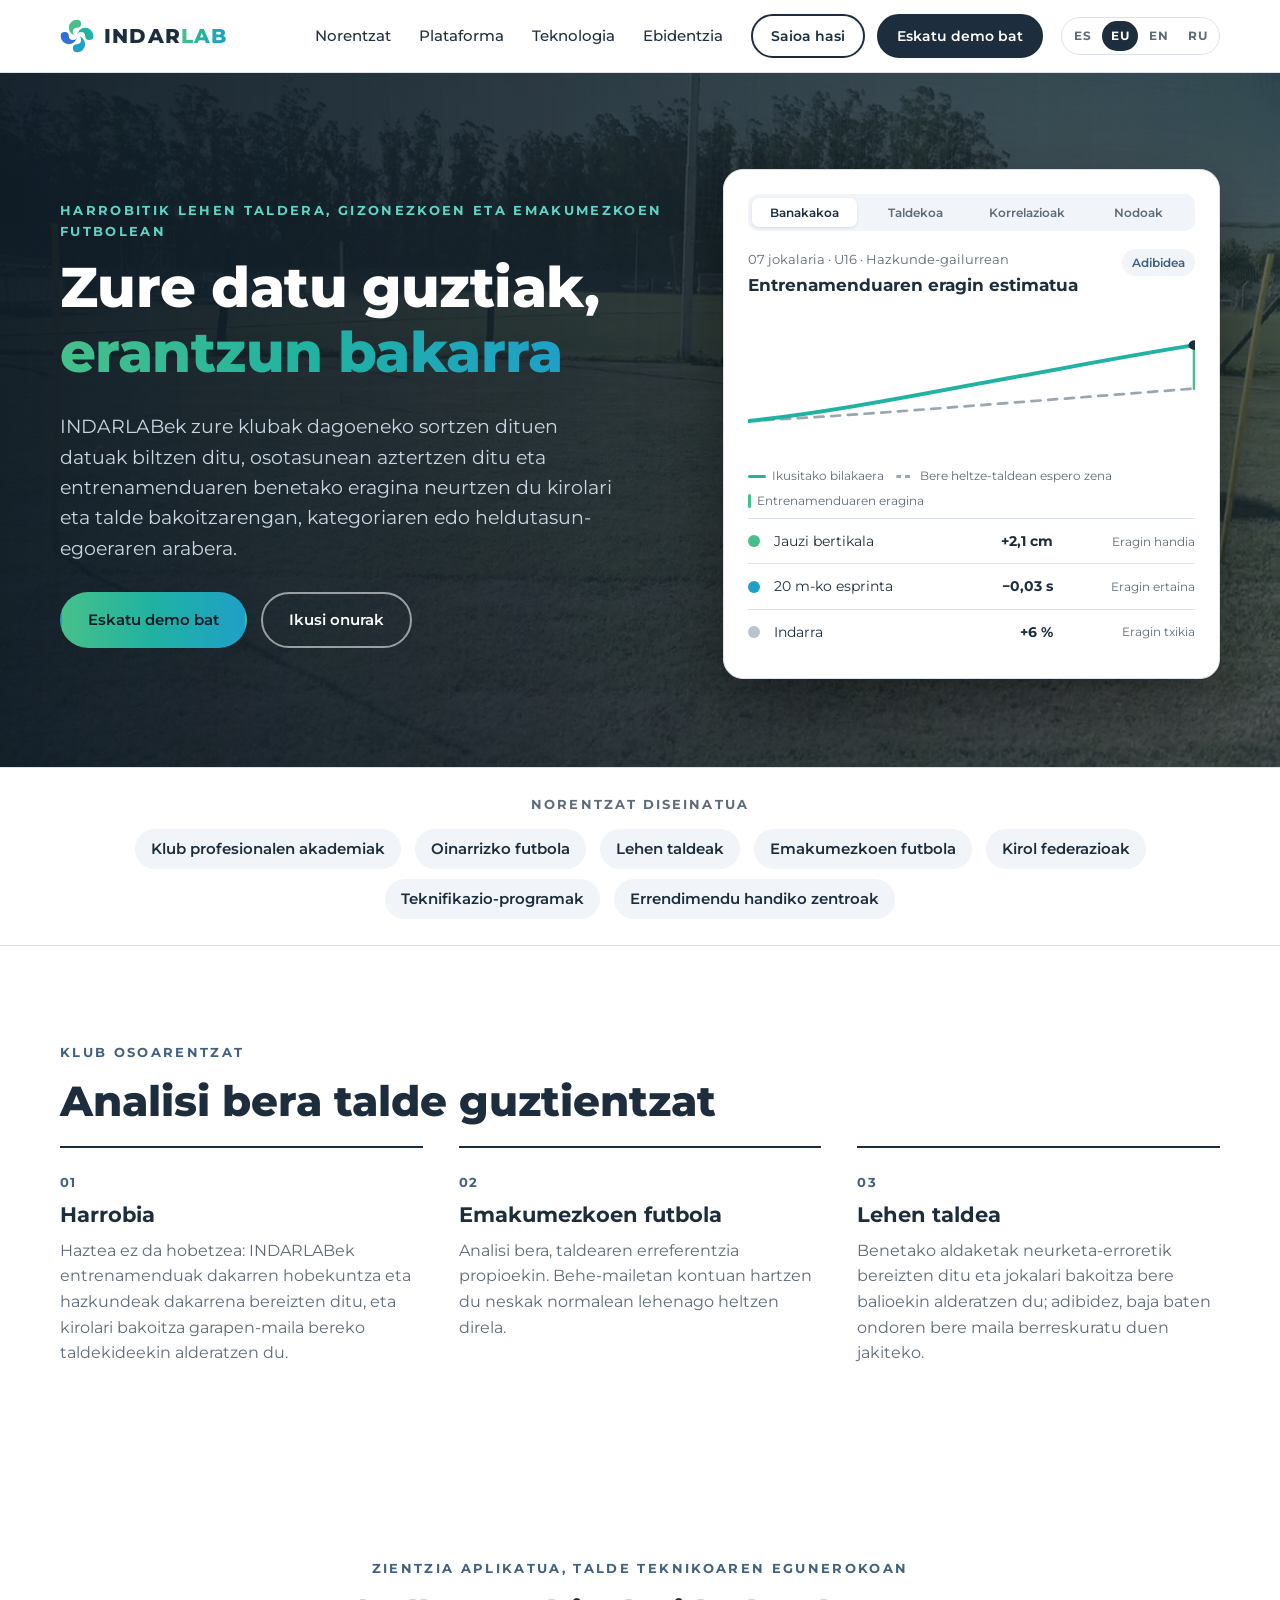
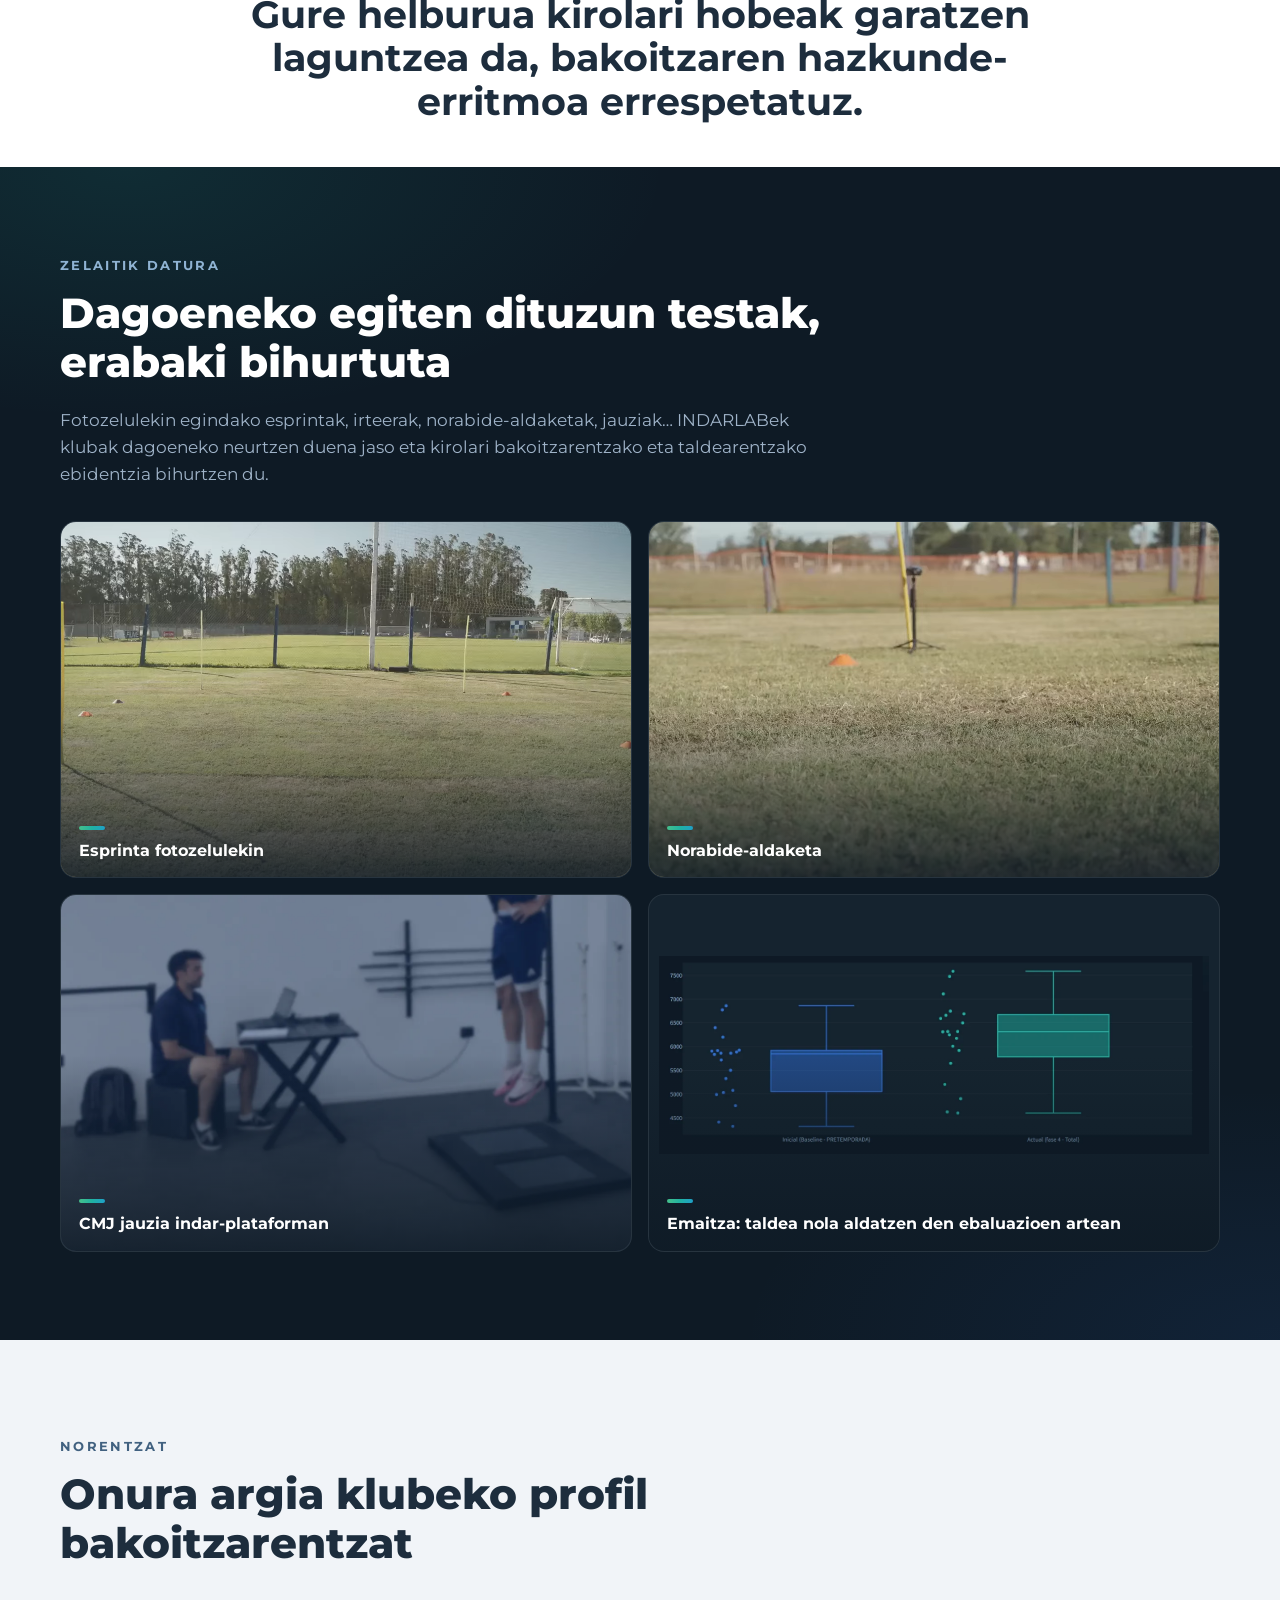
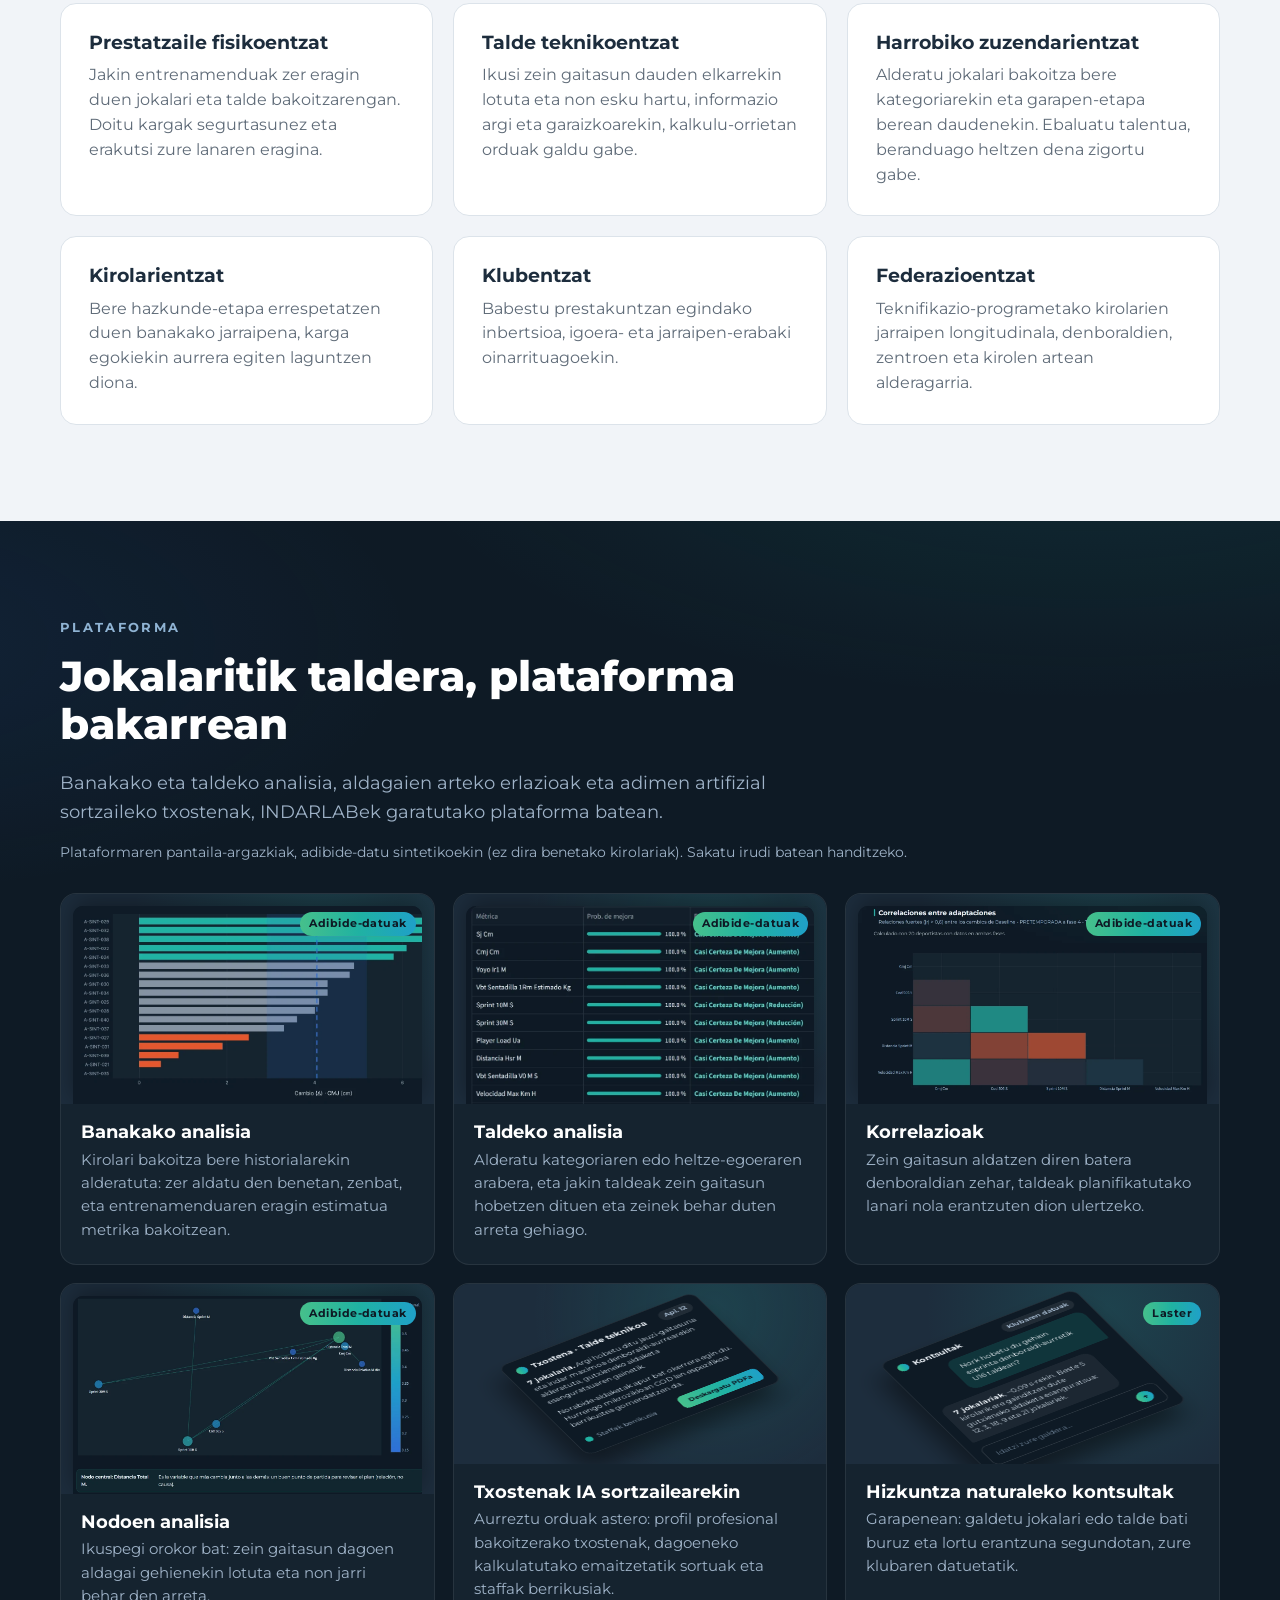
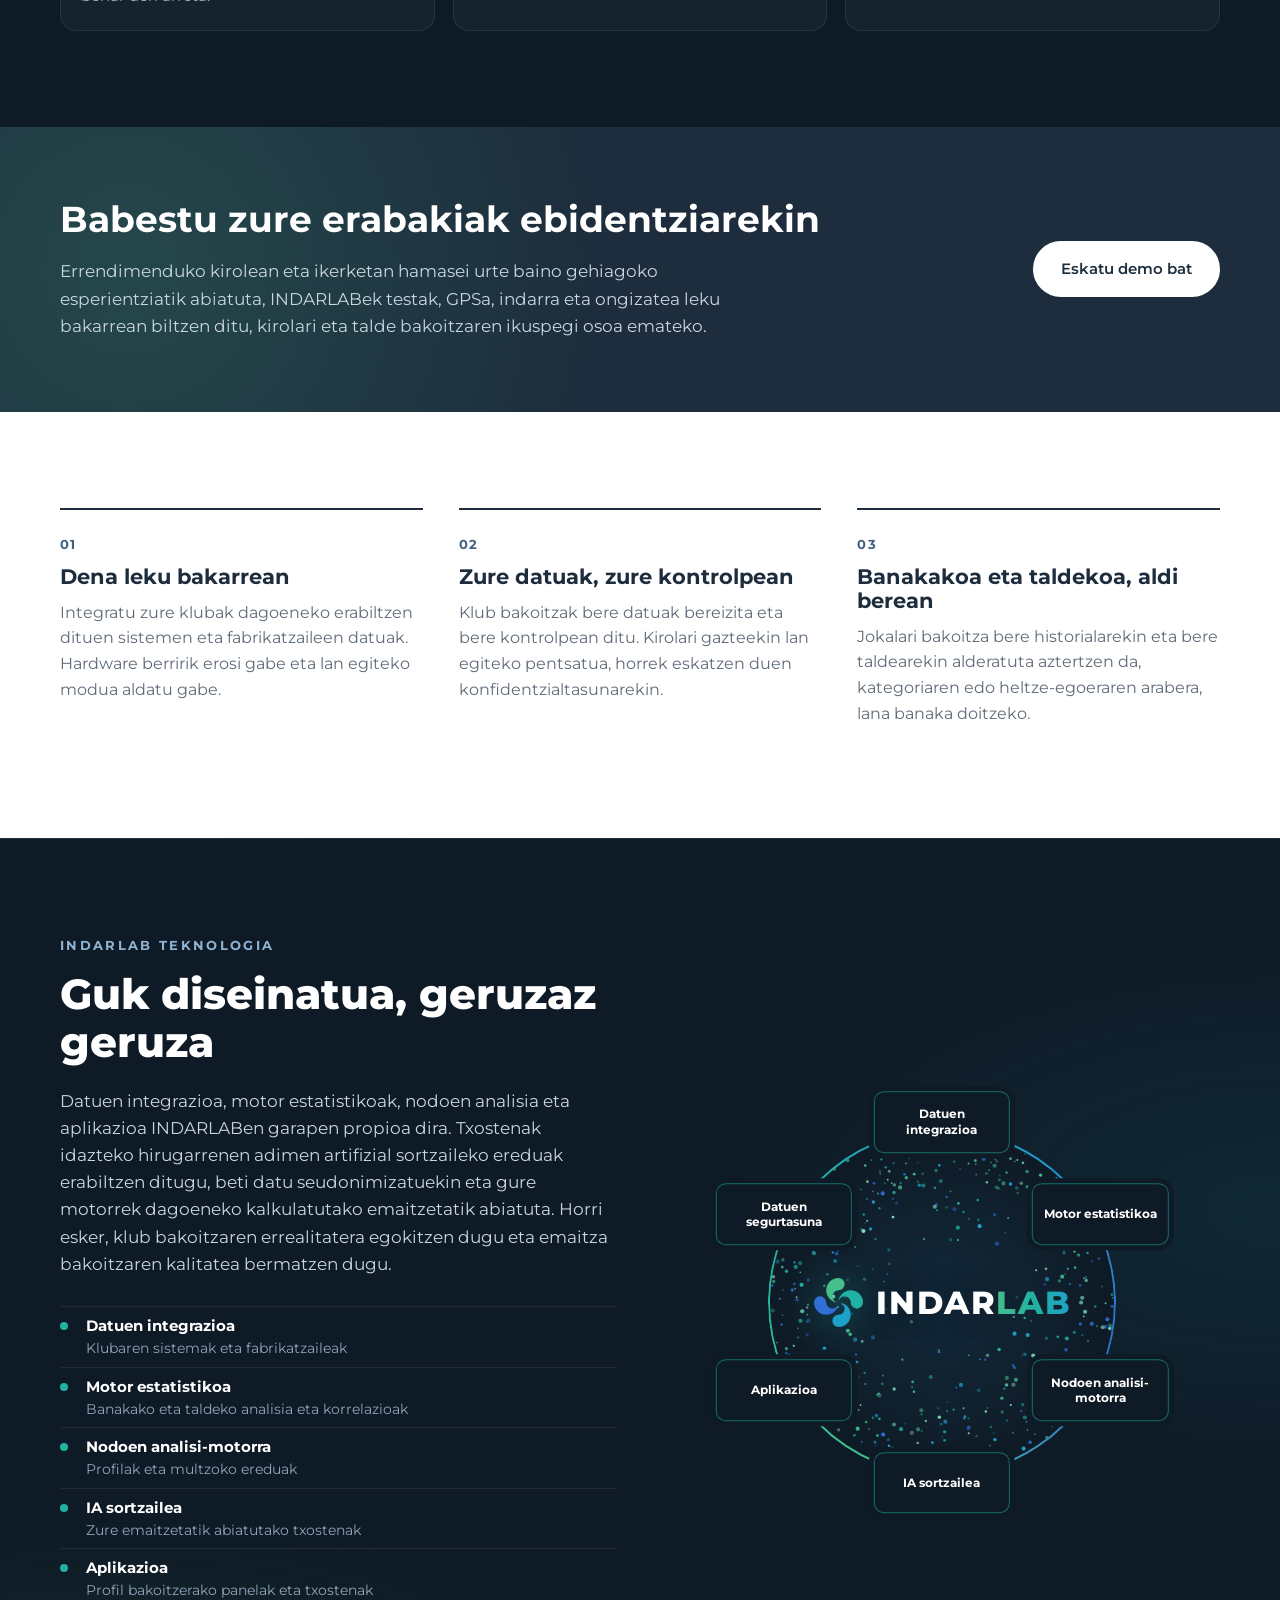
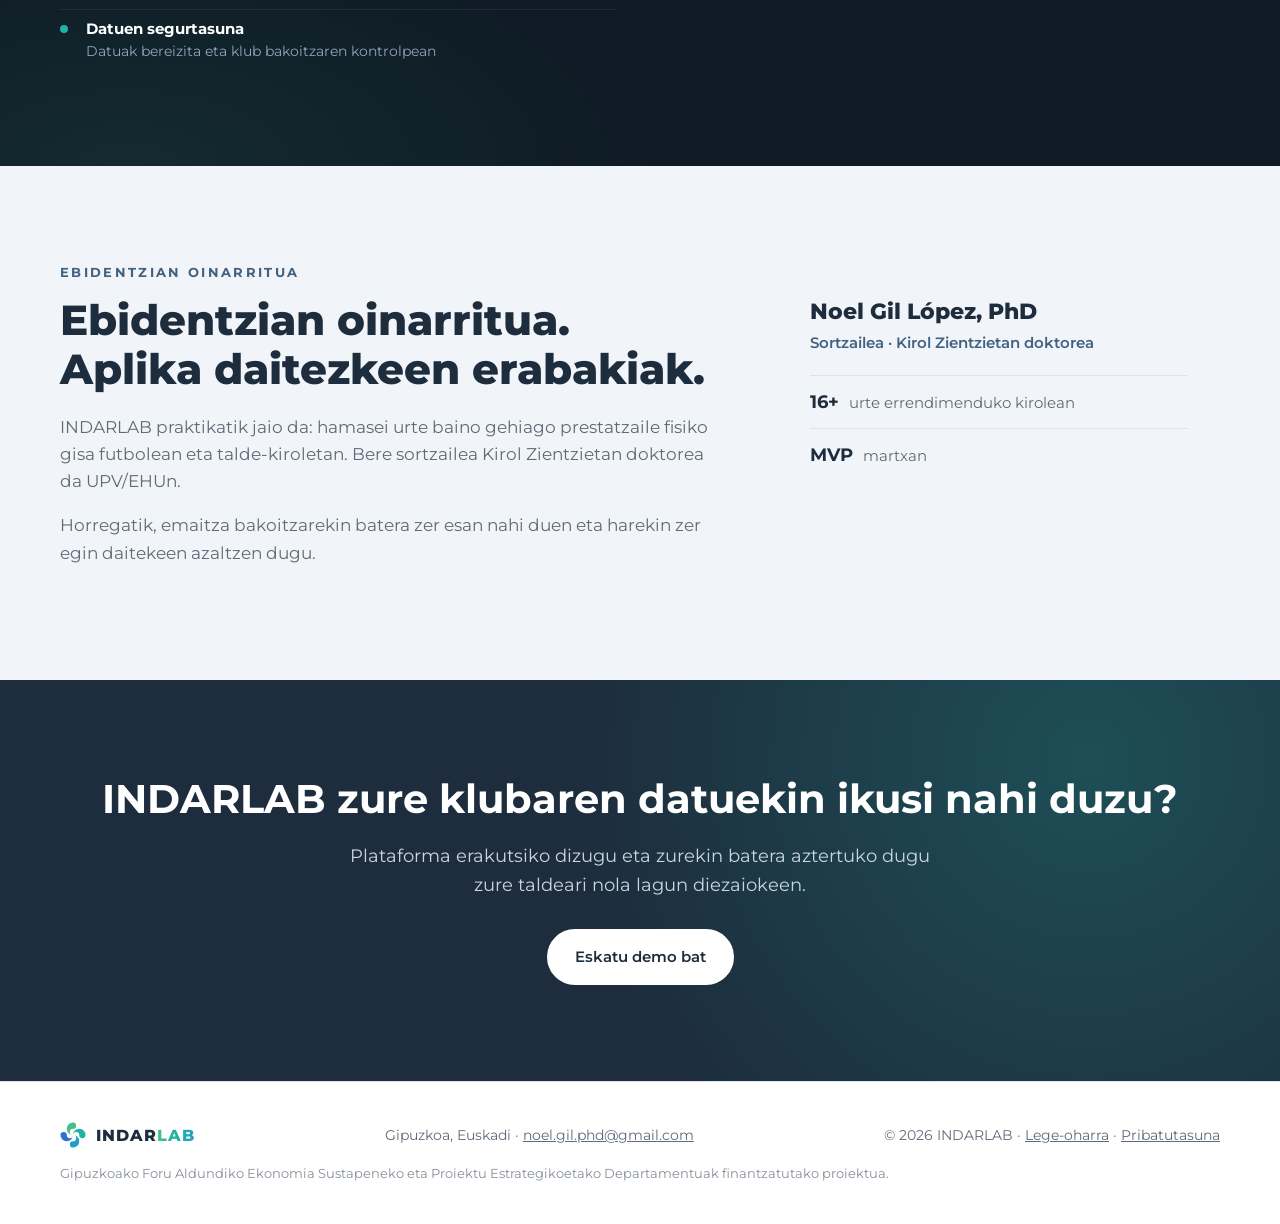
<file: eu/index.html>
<!DOCTYPE html>
<html lang="eu">
<head>
  <meta charset="UTF-8">
  <meta name="viewport" content="width=device-width, initial-scale=1">
  <title>INDARLAB · Zure datu guztiak, erantzun bakarra</title>
  <meta name="description" content="INDARLABek kirolari eta talde bakoitza aztertzen ditu, eta entrenamenduaren eragina kalkulatzen du estatistika-motor propioekin eta adimen artifizialarekin.">
  <link rel="icon" href="../assets/img/favicon.svg" type="image/svg+xml">
  <link rel="preconnect" href="https://fonts.googleapis.com">
  <link rel="preconnect" href="https://fonts.gstatic.com" crossorigin>
  <link href="https://fonts.googleapis.com/css2?family=Montserrat:wght@400;500;600;700;800&display=swap" rel="stylesheet">
  <link rel="stylesheet" href="../assets/css/styles.css?v=11">
</head>
<body>

  <!-- ============ CABECERA ============ -->
  <header class="nav">
    <div class="container nav__inner">
      <a href="#inicio" class="brand" aria-label="INDARLAB, hasiera">
        <img src="../assets/img/lauburu.svg" alt="" class="brand__symbol">
        <span class="brand__name">INDAR<span class="grad">LAB</span></span>
      </a>
      <button class="nav__toggle" aria-label="Ireki menua" aria-expanded="false">
        <span></span><span></span><span></span>
      </button>
      <nav class="nav__links" aria-label="Nagusia">
        <a href="#para-quien">Norentzat</a>
        <a href="#plataforma">Plataforma</a>
        <a href="#tecnologia">Teknologia</a>
        <a href="#evidencia">Ebidentzia</a>
        <a href="https://indarlab.onrender.com/" class="btn btn--small btn--ghost">Saioa hasi</a>
        <a href="#contacto" class="btn btn--small">Eskatu demo bat</a>
      </nav>
      <div class="lang" role="navigation" aria-label="Hizkuntza / Idioma / Language"><a href="../" lang="es" hreflang="es" title="Español">ES</a><a href="../eu/" lang="eu" hreflang="eu" aria-current="true" title="Euskara">EU</a><a href="../en/" lang="en" hreflang="en" title="English">EN</a><a href="../ru/" lang="ru" hreflang="ru" title="Русский">RU</a></div>
    </div>
  </header>

  <main id="inicio">

    <!-- ============ 1 · HERO ============ -->
    <section class="hero hero--video">
      <div class="hero__bg" aria-hidden="true">
        <video class="hero__video" muted loop playsinline preload="none" poster="../assets/video/hero-campo.webp"
               data-src="../assets/video/hero-campo.mp4" data-src-webm="../assets/video/hero-campo.webm"></video>
      </div>
      <div class="container hero__grid">
        <div class="hero__text">
          <p class="eyebrow">Harrobitik lehen taldera, gizonezkoen eta emakumezkoen futbolean</p>
          <h1>Zure datu guztiak, <span class="grad">erantzun bakarra</span></h1>
          <p class="lead">INDARLABek zure klubak dagoeneko sortzen dituen datuak biltzen ditu, osotasunean aztertzen ditu eta entrenamenduaren benetako eragina neurtzen du kirolari eta talde bakoitzarengan, kategoriaren edo heldutasun-egoeraren arabera.</p>
          <div class="hero__ctas">
            <a href="#contacto" class="btn">Eskatu demo bat</a>
            <a href="#para-quien" class="btn btn--ghost">Ikusi onurak</a>
          </div>
        </div>

        <!-- Maqueta interactiva de la plataforma (datos ficticios) -->
        <div class="mock" aria-label="Plataformaren adibideak, datu fiktizioekin">
          <div class="mock__tabs" role="tablist">
            <button role="tab" aria-selected="true" aria-controls="tab-ind" id="t-ind" class="is-active">Banakakoa</button>
            <button role="tab" aria-selected="false" aria-controls="tab-grp" id="t-grp" tabindex="-1">Taldekoa</button>
            <button role="tab" aria-selected="false" aria-controls="tab-cor" id="t-cor" tabindex="-1">Korrelazioak</button>
            <button role="tab" aria-selected="false" aria-controls="tab-nod" id="t-nod" tabindex="-1">Nodoak</button>
          </div>

          <!-- Individual -->
          <div class="mock__panel" role="tabpanel" id="tab-ind" aria-labelledby="t-ind">
            <div class="mock__head">
              <div>
                <p class="mock__label">07 jokalaria · U16 · Hazkunde-gailurrean</p>
                <p class="mock__title">Entrenamenduaren eragin estimatua</p>
              </div>
              <span class="mock__pill">Adibidea</span>
            </div>
            <svg class="mock__chart" viewBox="0 0 320 120" preserveAspectRatio="none" aria-hidden="true">
              <path d="M0 96 C60 92 120 86 180 80 C240 74 280 70 320 66" fill="none" stroke="#9AA6B2" stroke-width="2.5" stroke-dasharray="6 6" stroke-linecap="round"/>
              <path d="M0 96 C60 88 120 72 180 58 C240 44 280 34 320 26" fill="none" stroke="#20B2A2" stroke-width="3.5" stroke-linecap="round"/>
              <path d="M320 66 L320 26" stroke="#46C08B" stroke-width="3" stroke-linecap="round"/>
              <circle cx="320" cy="26" r="4.5" fill="#1D2D3D"/>
            </svg>
            <div class="mock__legend">
              <span><i class="lg lg--obs"></i>Ikusitako bilakaera</span>
              <span><i class="lg lg--mat"></i>Bere heltze-taldean espero zena</span>
              <span><i class="lg lg--eff"></i>Entrenamenduaren eragina</span>
            </div>
            <ul class="mock__rows">
              <li><span class="dot dot--high"></span><span>Jauzi bertikala</span><strong>+2,1 cm</strong><em>Eragin handia</em></li>
              <li><span class="dot dot--mid"></span><span>20 m-ko esprinta</span><strong>−0,03 s</strong><em>Eragin ertaina</em></li>
              <li><span class="dot dot--low"></span><span>Indarra</span><strong>+6 %</strong><em>Eragin txikia</em></li>
            </ul>
          </div>

          <!-- Grupal -->
          <div class="mock__panel" role="tabpanel" id="tab-grp" aria-labelledby="t-grp" hidden>
            <div class="mock__head">
              <div>
                <p class="mock__label">U16 · 22 jokalari · Jauzi bertikala</p>
                <p class="mock__title">Eragina heltze-taldearen arabera</p>
              </div>
              <span class="mock__pill">Adibidea</span>
            </div>
            <svg class="mock__chart" viewBox="0 0 320 120" preserveAspectRatio="xMidYMid meet" aria-hidden="true">
              <line x1="20" y1="104" x2="300" y2="104" stroke="#DCE3EA" stroke-width="1.5"/>
              <rect x="50" y="62" width="46" height="42" rx="6" fill="#1FA0C8"/>
              <rect x="137" y="34" width="46" height="70" rx="6" fill="#20B2A2"/>
              <rect x="224" y="48" width="46" height="56" rx="6" fill="#46C08B"/>
              <circle cx="160" cy="31" r="5" fill="#1D2D3D"/>
              <text x="73" y="117" text-anchor="middle" font-size="11" font-family="Montserrat, Arial, sans-serif" fill="#5F6B78">Gailurraren aurretik</text>
              <text x="160" y="117" text-anchor="middle" font-size="11" font-family="Montserrat, Arial, sans-serif" fill="#5F6B78">Gailurrean</text>
              <text x="247" y="117" text-anchor="middle" font-size="11" font-family="Montserrat, Arial, sans-serif" fill="#5F6B78">Gailurraren ondoren</text>
            </svg>
            <div class="mock__legend">
              <span><i class="lg lg--bar"></i>Taldearen batez besteko eragina</span>
              <span><i class="lg lg--pt"></i>07 jokalaria</span>
            </div>
            <ul class="mock__rows">
              <li><span class="dot dot--mid"></span><span>Gailurraren aurretik · 7 jok.</span><strong>+1,2 cm</strong><em>Eragin ertaina</em></li>
              <li><span class="dot dot--teal"></span><span>Gailurrean · 9 jok.</span><strong>+2,0 cm</strong><em>Eragin handia</em></li>
              <li><span class="dot dot--high"></span><span>Gailurraren ondoren · 6 jok.</span><strong>+1,6 cm</strong><em>Eragin ertaina</em></li>
            </ul>
          </div>

          <!-- Correlaciones -->
          <div class="mock__panel" role="tabpanel" id="tab-cor" aria-labelledby="t-cor" hidden>
            <div class="mock__head">
              <div>
                <p class="mock__label">U16 · Uneko denboraldia</p>
                <p class="mock__title">Gaitasunen arteko erlazioa</p>
              </div>
              <span class="mock__pill">Adibidea</span>
            </div>
            <svg class="mock__chart" viewBox="0 0 320 120" preserveAspectRatio="xMidYMid meet" aria-hidden="true">
              <line x1="20" y1="108" x2="310" y2="108" stroke="#DCE3EA" stroke-width="1.5"/>
              <line x1="20" y1="8" x2="20" y2="108" stroke="#DCE3EA" stroke-width="1.5"/>
              <circle cx="27.9" cy="80.1" r="4" fill="#1FA0C8" fill-opacity=".75"/><circle cx="47.8" cy="73.5" r="4" fill="#1FA0C8" fill-opacity=".75"/><circle cx="62.4" cy="77.0" r="4" fill="#1FA0C8" fill-opacity=".75"/><circle cx="72.7" cy="77.9" r="4" fill="#1FA0C8" fill-opacity=".75"/><circle cx="88.4" cy="72.4" r="4" fill="#1FA0C8" fill-opacity=".75"/><circle cx="104.8" cy="60.2" r="4" fill="#1FA0C8" fill-opacity=".75"/><circle cx="125.1" cy="73.0" r="4" fill="#1FA0C8" fill-opacity=".75"/><circle cx="137.5" cy="55.6" r="4" fill="#1FA0C8" fill-opacity=".75"/><circle cx="159.5" cy="67.7" r="4" fill="#1FA0C8" fill-opacity=".75"/><circle cx="174.9" cy="50.7" r="4" fill="#1FA0C8" fill-opacity=".75"/><circle cx="195.7" cy="37.3" r="4" fill="#1FA0C8" fill-opacity=".75"/><circle cx="210.3" cy="39.7" r="4" fill="#1FA0C8" fill-opacity=".75"/><circle cx="217.7" cy="33.8" r="4" fill="#1FA0C8" fill-opacity=".75"/><circle cx="235.7" cy="46.2" r="4" fill="#1FA0C8" fill-opacity=".75"/><circle cx="250.2" cy="37.1" r="4" fill="#1FA0C8" fill-opacity=".75"/><circle cx="271.7" cy="26.9" r="4" fill="#1FA0C8" fill-opacity=".75"/><circle cx="286.6" cy="15.9" r="4" fill="#1FA0C8" fill-opacity=".75"/><circle cx="296.7" cy="16.9" r="4" fill="#1FA0C8" fill-opacity=".75"/>
              <line x1="25" y1="90" x2="310" y2="22" stroke="#1D2D3D" stroke-width="2.5" stroke-linecap="round"/>
              <text x="306" y="118" text-anchor="end" font-size="11" font-family="Montserrat, Arial, sans-serif" fill="#5F6B78">Indarra</text>
              <text x="26" y="16" font-size="11" font-family="Montserrat, Arial, sans-serif" fill="#5F6B78">Jauzi bertikala</text>
            </svg>
            <div class="mock__legend">
              <span><i class="lg lg--pt lg--pt-cyan"></i>U16 jokalariak</span>
              <span><i class="lg lg--trend"></i>Joera</span>
            </div>
            <ul class="mock__rows">
              <li><span class="dot dot--high"></span><span>Indarra ↔ Jauzi bertikala</span><strong>r = 0,62</strong><em>Erlazio sendoa</em></li>
              <li><span class="dot dot--mid"></span><span>Jauzia ↔ 20 m-ko esprinta</span><strong>r = −0,48</strong><em>Erlazio ertaina</em></li>
              <li><span class="dot dot--low"></span><span>Karga ↔ Ongizatea</span><strong>r = −0,31</strong><em>Erlazio ahula</em></li>
            </ul>
          </div>

          <!-- Nodos -->
          <div class="mock__panel" role="tabpanel" id="tab-nod" aria-labelledby="t-nod" hidden>
            <div class="mock__head">
              <div>
                <p class="mock__label">07 jokalaria · U16</p>
                <p class="mock__title">Profilaren erlazio-mapa</p>
              </div>
              <span class="mock__pill">Adibidea</span>
            </div>
            <svg class="mock__chart" viewBox="0 0 320 120" preserveAspectRatio="xMidYMid meet" aria-hidden="true">
              <line x1="175" y1="50" x2="90" y2="28" stroke="#9AA6B2" stroke-opacity=".7" stroke-width="5" stroke-linecap="round"/><line x1="175" y1="50" x2="262" y2="26" stroke="#9AA6B2" stroke-opacity=".7" stroke-width="3.5" stroke-linecap="round"/><line x1="175" y1="50" x2="80" y2="80" stroke="#9AA6B2" stroke-opacity=".7" stroke-width="2" stroke-linecap="round"/><line x1="175" y1="50" x2="178" y2="92" stroke="#9AA6B2" stroke-opacity=".7" stroke-width="2.5" stroke-linecap="round"/><line x1="90" y1="28" x2="262" y2="26" stroke="#9AA6B2" stroke-opacity=".7" stroke-width="2.5" stroke-linecap="round"/><line x1="80" y1="80" x2="268" y2="82" stroke="#9AA6B2" stroke-opacity=".7" stroke-width="1.5" stroke-linecap="round"/><line x1="262" y1="26" x2="268" y2="82" stroke="#9AA6B2" stroke-opacity=".7" stroke-width="1" stroke-linecap="round"/>
              <circle cx="175" cy="50" r="20" fill="#20B2A2"/><text x="175" y="54" text-anchor="middle" font-size="10" font-weight="700" font-family="Montserrat, Arial, sans-serif" fill="#FFFFFF">Indarra</text><circle cx="90" cy="28" r="10" fill="#46C08B"/><text x="90" y="14" text-anchor="middle" font-size="11" font-family="Montserrat, Arial, sans-serif" fill="#22303E">Jauzia</text><circle cx="262" cy="26" r="10" fill="#1FA0C8"/><text x="262" y="12" text-anchor="middle" font-size="11" font-family="Montserrat, Arial, sans-serif" fill="#22303E">Esprinta</text><circle cx="80" cy="80" r="8" fill="#2F6FD6"/><text x="80" y="98" text-anchor="middle" font-size="11" font-family="Montserrat, Arial, sans-serif" fill="#22303E">Karga</text><circle cx="268" cy="82" r="8" fill="#9AA6B2"/><text x="268" y="100" text-anchor="middle" font-size="11" font-family="Montserrat, Arial, sans-serif" fill="#22303E">Ongizatea</text><circle cx="178" cy="92" r="7" fill="#416180"/><text x="178" y="109" text-anchor="middle" font-size="11" font-family="Montserrat, Arial, sans-serif" fill="#22303E">Heltzea</text>
            </svg>
            <div class="mock__legend">
              <span><i class="lg lg--pt lg--pt-teal"></i>Gaitasuna</span>
              <span><i class="lg lg--edge"></i>Erlazioa (lodiera = indarra)</span>
            </div>
            <ul class="mock__rows">
              <li><span class="dot dot--teal"></span><span>Nodo zentrala</span><strong>Indarra</strong><em>Konektatuena</em></li>
              <li><span class="dot dot--high"></span><span>Erlazio nagusia</span><strong>Indarra ↔ Jauzia</strong><em>Lehentasuna</em></li>
              <li><span class="dot dot--mid"></span><span>Profila</span><strong>Leherkorra</strong><em>Garatzen</em></li>
            </ul>
          </div>
        </div>
      </div>
    </section>

    <!-- ============ 2 · DISEÑADO PARA ============ -->
    <section class="segments">
      <div class="container">
        <p class="segments__label">Norentzat diseinatua</p>
        <ul class="segments__list">
          <li>Klub profesionalen akademiak</li>
          <li>Oinarrizko futbola</li>
          <li>Lehen taldeak</li>
          <li>Emakumezkoen futbola</li>
          <li>Kirol federazioak</li>
          <li>Teknifikazio-programak</li>
          <li>Errendimendu handiko zentroak</li>
        </ul>
      </div>
    </section>

    <!-- ============ 2b · PARA TODO EL CLUB ============ -->
    <section class="section" id="todo-el-club">
      <div class="container">
        <p class="eyebrow">Klub osoarentzat</p>
        <h2 class="section__title">Analisi bera talde guztientzat</h2>
        <div class="features">
          <article class="feature">
            <span class="feature__num">01</span>
            <h3>Harrobia</h3>
            <p>Haztea ez da hobetzea: INDARLABek entrenamenduak dakarren hobekuntza eta hazkundeak dakarrena bereizten ditu, eta kirolari bakoitza garapen-maila bereko taldekideekin alderatzen du.</p>
          </article>
          <article class="feature">
            <span class="feature__num">02</span>
            <h3>Emakumezkoen futbola</h3>
            <p>Analisi bera, taldearen erreferentzia propioekin. Behe-mailetan kontuan hartzen du neskak normalean lehenago heltzen direla.</p>
          </article>
          <article class="feature">
            <span class="feature__num">03</span>
            <h3>Lehen taldea</h3>
            <p>Benetako aldaketak neurketa-erroretik bereizten ditu eta jokalari bakoitza bere balioekin alderatzen du; adibidez, baja baten ondoren bere maila berreskuratu duen jakiteko.</p>
          </article>
        </div>
      </div>
    </section>

    <!-- ============ 3 · MISIÓN ============ -->
    <section class="mission">
      <div class="container">
        <p class="eyebrow">Zientzia aplikatua, talde teknikoaren egunerokoan</p>
        <h2>Gure helburua kirolari hobeak garatzen laguntzea da, bakoitzaren hazkunde-erritmoa errespetatuz.</h2>
      </div>
    </section>

    <!-- ============ 3b · DEL CAMPO AL DATO (vídeo) ============ -->
    <section class="field" id="campo">
      <div class="container">
        <p class="eyebrow eyebrow--light">Zelaitik datura</p>
        <h2 class="section__title section__title--light">Dagoeneko egiten dituzun testak, erabaki bihurtuta</h2>
        <p class="field__lead">Fotozelulekin egindako esprintak, irteerak, norabide-aldaketak, jauziak… INDARLABek klubak dagoeneko neurtzen duena jaso eta kirolari bakoitzarentzako eta taldearentzako ebidentzia bihurtzen du.</p>
        <div class="field__grid">
          <figure class="field__item">
            <video autoplay muted loop playsinline preload="metadata" poster="../assets/video/sprint-fotocelulas.webp" aria-label="Esprinta fotozelulekin">
              <source src="../assets/video/sprint-fotocelulas.mp4" type="video/mp4">
              <source src="../assets/video/sprint-fotocelulas.webm" type="video/webm">
            </video>
            <figcaption>Esprinta fotozelulekin</figcaption>
          </figure>
          <figure class="field__item">
            <video autoplay muted loop playsinline preload="metadata" poster="../assets/video/cambio-direccion.webp" aria-label="Norabide-aldaketa">
              <source src="../assets/video/cambio-direccion.mp4" type="video/mp4">
              <source src="../assets/video/cambio-direccion.webm" type="video/webm">
            </video>
            <figcaption>Norabide-aldaketa</figcaption>
          </figure>
          <figure class="field__item">
            <img src="../assets/img/plataforma/cmj-plataforma.webp" alt="CMJ jauzia indar-plataforman" loading="lazy" width="1400" height="788">
            <figcaption>CMJ jauzia indar-plataforman</figcaption>
          </figure>
          <figure class="field__item field__item--chart">
            <button class="zoomable" type="button" data-full="../assets/img/plataforma/distribucion-grupo.webp?v=2" aria-label="Handitu: Grafikoa, adibide-datuekin: taldearen banaketa bi ebaluaziotan">
              <img src="../assets/img/plataforma/distribucion-grupo.webp?v=2" alt="Grafikoa, adibide-datuekin: taldearen banaketa bi ebaluaziotan" loading="lazy" width="1360" height="490">
            </button>
            <figcaption>Emaitza: taldea nola aldatzen den ebaluazioen artean</figcaption>
          </figure>
        </div>
      </div>
    </section>

    <!-- ============ 4 · BENEFICIOS POR PERFIL ============ -->
    <section class="section section--tint" id="para-quien">
      <div class="container">
        <p class="eyebrow">Norentzat</p>
        <h2 class="section__title">Onura argia klubeko profil bakoitzarentzat</h2>
        <div class="cards">
          <article class="card">
            <h3>Prestatzaile fisikoentzat</h3>
            <p>Jakin entrenamenduak zer eragin duen jokalari eta talde bakoitzarengan. Doitu kargak segurtasunez eta erakutsi zure lanaren eragina.</p>
          </article>
          <article class="card">
            <h3>Talde teknikoentzat</h3>
            <p>Ikusi zein gaitasun dauden elkarrekin lotuta eta non esku hartu, informazio argi eta garaizkoarekin, kalkulu-orrietan orduak galdu gabe.</p>
          </article>
          <article class="card">
            <h3>Harrobiko zuzendarientzat</h3>
            <p>Alderatu jokalari bakoitza bere kategoriarekin eta garapen-etapa berean daudenekin. Ebaluatu talentua, beranduago heltzen dena zigortu gabe.</p>
          </article>
          <article class="card">
            <h3>Kirolarientzat</h3>
            <p>Bere hazkunde-etapa errespetatzen duen banakako jarraipena, karga egokiekin aurrera egiten laguntzen diona.</p>
          </article>
          <article class="card">
            <h3>Klubentzat</h3>
            <p>Babestu prestakuntzan egindako inbertsioa, igoera- eta jarraipen-erabaki oinarrituagoekin.</p>
          </article>
          <article class="card">
            <h3>Federazioentzat</h3>
            <p>Teknifikazio-programetako kirolarien jarraipen longitudinala, denboraldien, zentroen eta kirolen artean alderagarria.</p>
          </article>
        </div>
      </div>
    </section>

    <!-- ============ 5 · PLATAFORMA ============ -->
    <section class="section section--engine" id="plataforma">
      <div class="container">
        <p class="eyebrow eyebrow--light">Plataforma</p>
        <h2 class="section__title section__title--light">Jokalaritik taldera, plataforma bakarrean</h2>
        <p class="section__lead">Banakako eta taldeko analisia, aldagaien arteko erlazioak eta adimen artifizial sortzaileko txostenak, INDARLABek garatutako plataforma batean.</p>
        <p class="section__note">Plataformaren pantaila-argazkiak, adibide-datu sintetikoekin (ez dira benetako kirolariak). Sakatu irudi batean handitzeko.</p>
        <div class="platform">
          <article class="pcard">
            <div class="pcard__media pcard__media--real">
              <button class="zoomable" type="button" data-full="../assets/img/plataforma/respuesta-individual.webp?v=2" aria-label="Handitu: Grafikoa, adibide-datuekin: kirolari bakoitzaren aldaketa taldearen batez bestekoarekin alderatuta">
                <img class="scr scr--img scr--a" src="../assets/img/plataforma/respuesta-individual.webp?v=2" alt="Grafikoa, adibide-datuekin: kirolari bakoitzaren aldaketa taldearen batez bestekoarekin alderatuta" loading="lazy" width="1400" height="592">
              </button>
              <span class="pcard__tag">Adibide-datuak</span>
            </div>
            <div class="pcard__body">
              <h3>Banakako analisia</h3>
              <p>Kirolari bakoitza bere historialarekin alderatuta: zer aldatu den benetan, zenbat, eta entrenamenduaren eragin estimatua metrika bakoitzean.</p>
            </div>
          </article>
          <article class="pcard">
            <div class="pcard__media pcard__media--real">
              <button class="zoomable" type="button" data-full="../assets/img/plataforma/probabilidad-mejora.webp?v=2" aria-label="Handitu: Taula, adibide-datuekin: taldearen hobekuntza-probabilitatea aldagai bakoitzean">
                <img class="scr scr--img scr--b" src="../assets/img/plataforma/probabilidad-mejora.webp?v=2" alt="Taula, adibide-datuekin: taldearen hobekuntza-probabilitatea aldagai bakoitzean" loading="lazy" width="903" height="489">
              </button>
              <span class="pcard__tag">Adibide-datuak</span>
            </div>
            <div class="pcard__body">
              <h3>Taldeko analisia</h3>
              <p>Alderatu kategoriaren edo heltze-egoeraren arabera, eta jakin taldeak zein gaitasun hobetzen dituen eta zeinek behar duten arreta gehiago.</p>
            </div>
          </article>
          <article class="pcard">
            <div class="pcard__media pcard__media--real">
              <button class="zoomable" type="button" data-full="../assets/img/plataforma/correlaciones.webp?v=2" aria-label="Handitu: Bero-mapa, adibide-datuekin: aldaketen arteko korrelazioak">
                <img class="scr scr--img scr--a" src="../assets/img/plataforma/correlaciones.webp?v=2" alt="Bero-mapa, adibide-datuekin: aldaketen arteko korrelazioak" loading="lazy" width="1416" height="731">
              </button>
              <span class="pcard__tag">Adibide-datuak</span>
            </div>
            <div class="pcard__body">
              <h3>Korrelazioak</h3>
              <p>Zein gaitasun aldatzen diren batera denboraldian zehar, taldeak planifikatutako lanari nola erantzuten dion ulertzeko.</p>
            </div>
          </article>
          <article class="pcard">
            <div class="pcard__media pcard__media--real">
              <button class="zoomable" type="button" data-full="../assets/img/plataforma/mapa-nodos.webp?v=2" aria-label="Handitu: Taldearen egokitzapenen nodo-mapa (adibide-datuak)">
                <img class="scr scr--img scr--b" src="../assets/img/plataforma/mapa-nodos.webp?v=2" alt="Taldearen egokitzapenen nodo-mapa (adibide-datuak)" loading="lazy" width="1340" height="757">
              </button>
              <span class="pcard__tag">Adibide-datuak</span>
            </div>
            <div class="pcard__body">
              <h3>Nodoen analisia</h3>
              <p>Ikuspegi orokor bat: zein gaitasun dagoen aldagai gehienekin lotuta eta non jarri behar den arreta.</p>
            </div>
          </article>
          <article class="pcard">
            <div class="pcard__media" aria-hidden="true">
              <div class="scr scr--a">
<div class="scr__bar"><span class="scr__logo"></span><b>Txostena · Talde teknikoa</b><span class="scr__tag">Api. 12</span></div>
                <p class="scr__text"><b>7 jokalaria.</b> Argi hobetu ditu jauzi-gaitasuna eta indar maximoa denboraldi-aurrearekin alderatuta, gutxieneko aldaketa esanguratsuaren gainetik.</p>
                <p class="scr__text">Norabide-aldaketak apur bat okerrera egin du. Hurrengo mikrozikloan COD lan espezifikoa berrikustea gomendatzen da.</p>
                <div class="scr__foot"><span class="scr__dot"></span>Staffak berrikusia<span class="scr__btn">Deskargatu PDFa</span></div>
              </div>
            </div>
            <div class="pcard__body">
              <h3>Txostenak IA sortzailearekin</h3>
              <p>Aurreztu orduak astero: profil profesional bakoitzerako txostenak, dagoeneko kalkulatutako emaitzetatik sortuak eta staffak berrikusiak.</p>
            </div>
          </article>
          <article class="pcard">
            <div class="pcard__media" aria-hidden="true">
              <div class="scr scr--b">
<div class="scr__bar"><span class="scr__logo"></span><b>Kontsultak</b><span class="scr__tag">Klubaren datuak</span></div>
                <p class="scr__q">Nork hobetu du gehien esprinta denboraldi-aurretik U16 taldean?</p>
                <p class="scr__a"><b>7 jokalariak</b>, −0,09 s-rekin. Beste 5 kirolarik ere gainditzen dute gutxieneko aldaketa esanguratsua: 12, 3, 18, 9 eta 21 jokalariek.</p>
                <div class="scr__input">Idatzi zure galdera…<span>↑</span></div>
              </div>
              <span class="pcard__tag">Laster</span>
            </div>
            <div class="pcard__body">
              <h3>Hizkuntza naturaleko kontsultak</h3>
              <p>Garapenean: galdetu jokalari edo talde bati buruz eta lortu erantzuna segundotan, zure klubaren datuetatik.</p>
            </div>
          </article>
        </div>
      </div>
    </section>

    <!-- ============ 6 · APOYA TUS DECISIONES ============ -->
    <section class="decision">
      <div class="container decision__inner">
        <div>
          <h2>Babestu zure erabakiak ebidentziarekin</h2>
          <p>Errendimenduko kirolean eta ikerketan hamasei urte baino gehiagoko esperientziatik abiatuta, INDARLABek testak, GPSa, indarra eta ongizatea leku bakarrean biltzen ditu, kirolari eta talde bakoitzaren ikuspegi osoa emateko.</p>
        </div>
        <a href="#contacto" class="btn btn--light">Eskatu demo bat</a>
      </div>
    </section>

    <!-- ============ 7 · TRES PILARES ============ -->
    <section class="section">
      <div class="container">
        <div class="features">
          <article class="feature">
            <span class="feature__num">01</span>
            <h3>Dena leku bakarrean</h3>
            <p>Integratu zure klubak dagoeneko erabiltzen dituen sistemen eta fabrikatzaileen datuak. Hardware berririk erosi gabe eta lan egiteko modua aldatu gabe.</p>
          </article>
          <article class="feature">
            <span class="feature__num">02</span>
            <h3>Zure datuak, zure kontrolpean</h3>
            <p>Klub bakoitzak bere datuak bereizita eta bere kontrolpean ditu. Kirolari gazteekin lan egiteko pentsatua, horrek eskatzen duen konfidentzialtasunarekin.</p>
          </article>
          <article class="feature">
            <span class="feature__num">03</span>
            <h3>Banakakoa eta taldekoa, aldi berean</h3>
            <p>Jokalari bakoitza bere historialarekin eta bere taldearekin alderatuta aztertzen da, kategoriaren edo heltze-egoeraren arabera, lana banaka doitzeko.</p>
          </article>
        </div>
      </div>
    </section>

    <!-- ============ 8 · TECNOLOGÍA PROPIA ============ -->
    <section class="section section--engine section--engine-2" id="tecnologia">
      <div class="container tech">
        <div class="tech__text">
          <p class="eyebrow eyebrow--light">INDARLAB teknologia</p>
          <h2 class="section__title section__title--light">Guk diseinatua, geruzaz geruza</h2>
          <p class="on-dark">Datuen integrazioa, motor estatistikoak, nodoen analisia eta aplikazioa INDARLABen garapen propioa dira. Txostenak idazteko hirugarrenen adimen artifizial sortzaileko ereduak erabiltzen ditugu, beti datu seudonimizatuekin eta gure motorrek dagoeneko kalkulatutako emaitzetatik abiatuta. Horri esker, klub bakoitzaren errealitatera egokitzen dugu eta emaitza bakoitzaren kalitatea bermatzen dugu.</p>
          <ul class="layers"><li><strong>Datuen integrazioa</strong><span>Klubaren sistemak eta fabrikatzaileak</span></li><li><strong>Motor estatistikoa</strong><span>Banakako eta taldeko analisia eta korrelazioak</span></li><li><strong>Nodoen analisi-motorra</strong><span>Profilak eta multzoko ereduak</span></li><li><strong>IA sortzailea</strong><span>Zure emaitzetatik abiatutako txostenak</span></li><li><strong>Aplikazioa</strong><span>Profil bakoitzerako panelak eta txostenak</span></li><li><strong>Datuen segurtasuna</strong><span>Datuak bereizita eta klub bakoitzaren kontrolpean</span></li></ul>
        </div>
        <div class="orbit" aria-hidden="true">
          <div class="orbit__ring">
            <svg class="orbit__dots" viewBox="0 0 100 100"><circle cx="12.60" cy="35.25" r="0.4" fill="#2F6FD6" opacity="0.64"/><circle cx="60.52" cy="20.13" r="0.4" fill="#20B2A2" opacity="0.76"/><circle cx="41.40" cy="74.65" r="0.25" fill="#46C08B" opacity="0.70"/><circle cx="15.55" cy="76.32" r="0.4" fill="#2F6FD6" opacity="0.78"/><circle cx="18.23" cy="18.97" r="0.5" fill="#46C08B" opacity="0.39"/><circle cx="51.60" cy="81.64" r="0.25" fill="#1FA0C8" opacity="0.86"/><circle cx="71.90" cy="16.63" r="0.5" fill="#1FA0C8" opacity="0.50"/><circle cx="28.40" cy="14.78" r="0.4" fill="#7FE0C0" opacity="0.78"/><circle cx="99.95" cy="48.65" r="0.25" fill="#1FA0C8" opacity="0.81"/><circle cx="3.82" cy="46.25" r="0.25" fill="#46C08B" opacity="0.40"/><circle cx="72.17" cy="18.07" r="0.4" fill="#46C08B" opacity="0.39"/><circle cx="97.77" cy="50.16" r="0.3" fill="#46C08B" opacity="0.95"/><circle cx="90.32" cy="45.00" r="0.4" fill="#2F6FD6" opacity="0.62"/><circle cx="57.84" cy="6.68" r="0.35" fill="#1FA0C8" opacity="0.57"/><circle cx="86.00" cy="41.73" r="0.25" fill="#46C08B" opacity="0.44"/><circle cx="35.90" cy="53.16" r="0.4" fill="#2F6FD6" opacity="0.47"/><circle cx="18.45" cy="48.24" r="0.6" fill="#7FE0C0" opacity="0.85"/><circle cx="82.95" cy="79.61" r="0.4" fill="#46C08B" opacity="0.99"/><circle cx="84.29" cy="43.67" r="0.5" fill="#46C08B" opacity="0.55"/><circle cx="24.35" cy="70.09" r="0.5" fill="#46C08B" opacity="0.77"/><circle cx="62.68" cy="66.64" r="0.4" fill="#2F6FD6" opacity="0.52"/><circle cx="39.43" cy="85.28" r="0.25" fill="#20B2A2" opacity="0.40"/><circle cx="51.89" cy="93.06" r="0.5" fill="#2F6FD6" opacity="0.59"/><circle cx="88.90" cy="39.79" r="0.4" fill="#20B2A2" opacity="0.89"/><circle cx="69.69" cy="93.85" r="0.3" fill="#20B2A2" opacity="0.55"/><circle cx="50.15" cy="97.31" r="0.3" fill="#2F6FD6" opacity="0.45"/><circle cx="80.41" cy="40.15" r="0.4" fill="#7FE0C0" opacity="0.74"/><circle cx="66.74" cy="63.68" r="0.5" fill="#20B2A2" opacity="0.98"/><circle cx="14.24" cy="78.98" r="0.4" fill="#2F6FD6" opacity="0.89"/><circle cx="9.21" cy="44.83" r="0.6" fill="#20B2A2" opacity="0.99"/><circle cx="18.98" cy="37.86" r="0.5" fill="#1FA0C8" opacity="0.75"/><circle cx="78.10" cy="33.37" r="0.6" fill="#1FA0C8" opacity="0.36"/><circle cx="50.23" cy="89.16" r="0.25" fill="#1FA0C8" opacity="0.46"/><circle cx="91.41" cy="42.92" r="0.25" fill="#7FE0C0" opacity="0.59"/><circle cx="22.55" cy="8.53" r="0.6" fill="#20B2A2" opacity="0.69"/><circle cx="88.36" cy="30.03" r="0.4" fill="#1FA0C8" opacity="0.94"/><circle cx="99.04" cy="56.59" r="0.6" fill="#46C08B" opacity="0.40"/><circle cx="30.76" cy="91.63" r="0.25" fill="#2F6FD6" opacity="0.40"/><circle cx="86.50" cy="60.47" r="0.6" fill="#20B2A2" opacity="0.83"/><circle cx="90.38" cy="26.12" r="0.35" fill="#7FE0C0" opacity="0.41"/><circle cx="83.50" cy="14.81" r="0.4" fill="#46C08B" opacity="0.96"/><circle cx="6.92" cy="28.79" r="0.5" fill="#7FE0C0" opacity="0.78"/><circle cx="16.60" cy="22.77" r="0.25" fill="#46C08B" opacity="0.41"/><circle cx="86.34" cy="15.79" r="0.6" fill="#2F6FD6" opacity="0.56"/><circle cx="10.78" cy="59.39" r="0.5" fill="#2F6FD6" opacity="0.40"/><circle cx="34.70" cy="38.69" r="0.4" fill="#46C08B" opacity="0.36"/><circle cx="18.97" cy="22.81" r="0.4" fill="#46C08B" opacity="0.52"/><circle cx="73.61" cy="79.75" r="0.5" fill="#20B2A2" opacity="0.48"/><circle cx="24.60" cy="88.66" r="0.4" fill="#20B2A2" opacity="0.67"/><circle cx="31.46" cy="18.25" r="0.3" fill="#20B2A2" opacity="0.76"/><circle cx="13.90" cy="82.06" r="0.5" fill="#20B2A2" opacity="0.95"/><circle cx="21.11" cy="50.64" r="0.25" fill="#1FA0C8" opacity="0.81"/><circle cx="85.96" cy="80.84" r="0.4" fill="#20B2A2" opacity="0.53"/><circle cx="14.85" cy="81.97" r="0.5" fill="#1FA0C8" opacity="0.67"/><circle cx="74.90" cy="11.78" r="0.5" fill="#46C08B" opacity="0.64"/><circle cx="41.65" cy="96.74" r="0.5" fill="#1FA0C8" opacity="0.38"/><circle cx="34.47" cy="89.94" r="0.5" fill="#20B2A2" opacity="0.36"/><circle cx="64.38" cy="86.25" r="0.35" fill="#20B2A2" opacity="0.50"/><circle cx="96.74" cy="45.29" r="0.25" fill="#2F6FD6" opacity="0.64"/><circle cx="65.70" cy="8.35" r="0.25" fill="#20B2A2" opacity="0.79"/><circle cx="48.20" cy="97.37" r="0.6" fill="#7FE0C0" opacity="0.36"/><circle cx="91.01" cy="59.49" r="0.3" fill="#1FA0C8" opacity="0.53"/><circle cx="89.87" cy="36.16" r="0.5" fill="#20B2A2" opacity="0.75"/><circle cx="60.08" cy="12.65" r="0.3" fill="#7FE0C0" opacity="0.41"/><circle cx="22.68" cy="58.21" r="0.6" fill="#46C08B" opacity="0.93"/><circle cx="15.29" cy="33.98" r="0.5" fill="#1FA0C8" opacity="0.87"/><circle cx="26.48" cy="17.06" r="0.3" fill="#46C08B" opacity="0.41"/><circle cx="76.45" cy="30.78" r="0.25" fill="#2F6FD6" opacity="0.99"/><circle cx="95.25" cy="29.49" r="0.35" fill="#46C08B" opacity="0.94"/><circle cx="82.47" cy="68.59" r="0.4" fill="#7FE0C0" opacity="0.57"/><circle cx="3.64" cy="53.66" r="0.25" fill="#46C08B" opacity="0.49"/><circle cx="88.66" cy="58.67" r="0.5" fill="#20B2A2" opacity="0.57"/><circle cx="90.64" cy="49.96" r="0.6" fill="#7FE0C0" opacity="0.69"/><circle cx="0.81" cy="52.29" r="0.6" fill="#20B2A2" opacity="0.41"/><circle cx="12.81" cy="35.60" r="0.6" fill="#20B2A2" opacity="0.71"/><circle cx="73.21" cy="15.20" r="0.5" fill="#7FE0C0" opacity="0.52"/><circle cx="83.81" cy="14.03" r="0.5" fill="#20B2A2" opacity="0.49"/><circle cx="1.01" cy="42.49" r="0.5" fill="#7FE0C0" opacity="0.67"/><circle cx="7.89" cy="49.16" r="0.5" fill="#2F6FD6" opacity="0.60"/><circle cx="0.68" cy="45.02" r="0.4" fill="#2F6FD6" opacity="0.70"/><circle cx="73.36" cy="65.50" r="0.3" fill="#2F6FD6" opacity="0.39"/><circle cx="85.46" cy="30.73" r="0.4" fill="#7FE0C0" opacity="0.52"/><circle cx="28.01" cy="84.80" r="0.4" fill="#46C08B" opacity="0.69"/><circle cx="26.58" cy="28.58" r="0.35" fill="#46C08B" opacity="0.43"/><circle cx="61.18" cy="66.57" r="0.25" fill="#1FA0C8" opacity="0.80"/><circle cx="51.59" cy="95.72" r="0.4" fill="#2F6FD6" opacity="0.42"/><circle cx="21.98" cy="48.15" r="0.35" fill="#2F6FD6" opacity="0.82"/><circle cx="97.74" cy="57.02" r="0.6" fill="#2F6FD6" opacity="0.62"/><circle cx="7.49" cy="39.60" r="0.6" fill="#20B2A2" opacity="0.70"/><circle cx="74.94" cy="16.23" r="0.5" fill="#20B2A2" opacity="0.73"/><circle cx="48.06" cy="16.57" r="0.35" fill="#1FA0C8" opacity="0.94"/><circle cx="83.64" cy="22.40" r="0.3" fill="#20B2A2" opacity="0.49"/><circle cx="82.24" cy="86.08" r="0.3" fill="#46C08B" opacity="0.44"/><circle cx="78.29" cy="69.75" r="0.4" fill="#20B2A2" opacity="0.70"/><circle cx="27.70" cy="26.85" r="0.25" fill="#2F6FD6" opacity="0.41"/><circle cx="88.21" cy="26.21" r="0.35" fill="#2F6FD6" opacity="0.43"/><circle cx="25.54" cy="86.73" r="0.6" fill="#46C08B" opacity="0.89"/><circle cx="90.43" cy="56.22" r="0.5" fill="#2F6FD6" opacity="0.75"/><circle cx="65.16" cy="87.98" r="0.25" fill="#20B2A2" opacity="0.48"/><circle cx="94.70" cy="27.89" r="0.25" fill="#20B2A2" opacity="0.73"/><circle cx="2.07" cy="61.64" r="0.25" fill="#7FE0C0" opacity="0.56"/><circle cx="25.84" cy="81.32" r="0.3" fill="#46C08B" opacity="0.74"/><circle cx="92.66" cy="61.21" r="0.3" fill="#7FE0C0" opacity="0.47"/><circle cx="24.13" cy="77.48" r="0.3" fill="#46C08B" opacity="0.74"/><circle cx="91.41" cy="54.02" r="0.25" fill="#7FE0C0" opacity="0.87"/><circle cx="65.53" cy="89.92" r="0.5" fill="#1FA0C8" opacity="0.99"/><circle cx="76.23" cy="73.50" r="0.6" fill="#7FE0C0" opacity="0.86"/><circle cx="36.18" cy="75.18" r="0.5" fill="#7FE0C0" opacity="0.80"/><circle cx="11.46" cy="75.93" r="0.6" fill="#1FA0C8" opacity="0.47"/><circle cx="78.98" cy="71.30" r="0.35" fill="#2F6FD6" opacity="0.99"/><circle cx="46.85" cy="71.66" r="0.6" fill="#20B2A2" opacity="0.54"/><circle cx="9.60" cy="31.12" r="0.5" fill="#2F6FD6" opacity="0.40"/><circle cx="18.68" cy="11.03" r="0.6" fill="#7FE0C0" opacity="0.43"/><circle cx="99.21" cy="57.11" r="0.5" fill="#20B2A2" opacity="0.42"/><circle cx="21.98" cy="69.95" r="0.25" fill="#7FE0C0" opacity="0.84"/><circle cx="49.23" cy="64.37" r="0.35" fill="#2F6FD6" opacity="0.94"/><circle cx="13.57" cy="71.33" r="0.5" fill="#46C08B" opacity="0.72"/><circle cx="66.14" cy="8.87" r="0.25" fill="#46C08B" opacity="0.71"/><circle cx="85.67" cy="35.52" r="0.4" fill="#20B2A2" opacity="0.66"/><circle cx="3.75" cy="37.52" r="0.5" fill="#7FE0C0" opacity="0.39"/><circle cx="11.15" cy="43.41" r="0.5" fill="#2F6FD6" opacity="0.55"/><circle cx="30.11" cy="20.68" r="0.5" fill="#1FA0C8" opacity="0.95"/><circle cx="52.60" cy="31.69" r="0.5" fill="#20B2A2" opacity="0.38"/><circle cx="34.32" cy="14.18" r="0.25" fill="#7FE0C0" opacity="0.93"/><circle cx="71.90" cy="48.45" r="0.35" fill="#20B2A2" opacity="0.40"/><circle cx="10.76" cy="55.56" r="0.3" fill="#46C08B" opacity="0.38"/><circle cx="41.63" cy="1.60" r="0.4" fill="#20B2A2" opacity="0.44"/><circle cx="82.63" cy="78.80" r="0.5" fill="#46C08B" opacity="0.62"/><circle cx="80.57" cy="60.37" r="0.5" fill="#1FA0C8" opacity="0.45"/><circle cx="30.28" cy="15.24" r="0.4" fill="#2F6FD6" opacity="0.74"/><circle cx="20.45" cy="83.94" r="0.6" fill="#20B2A2" opacity="0.69"/><circle cx="45.14" cy="0.90" r="0.3" fill="#2F6FD6" opacity="0.66"/><circle cx="60.37" cy="2.66" r="0.5" fill="#1FA0C8" opacity="0.90"/><circle cx="36.13" cy="17.93" r="0.5" fill="#20B2A2" opacity="0.80"/><circle cx="50.93" cy="5.92" r="0.3" fill="#2F6FD6" opacity="0.97"/><circle cx="92.91" cy="24.89" r="0.6" fill="#46C08B" opacity="0.38"/><circle cx="49.17" cy="63.86" r="0.25" fill="#46C08B" opacity="0.76"/><circle cx="44.15" cy="82.56" r="0.25" fill="#20B2A2" opacity="0.94"/><circle cx="21.17" cy="18.87" r="0.35" fill="#1FA0C8" opacity="0.66"/><circle cx="31.91" cy="77.09" r="0.6" fill="#46C08B" opacity="0.44"/><circle cx="5.50" cy="65.30" r="0.5" fill="#20B2A2" opacity="0.89"/><circle cx="49.33" cy="10.00" r="0.4" fill="#1FA0C8" opacity="0.88"/><circle cx="65.42" cy="24.43" r="0.5" fill="#2F6FD6" opacity="0.56"/><circle cx="71.34" cy="8.86" r="0.3" fill="#1FA0C8" opacity="0.63"/><circle cx="8.16" cy="60.18" r="0.35" fill="#46C08B" opacity="0.40"/><circle cx="13.87" cy="33.56" r="0.6" fill="#46C08B" opacity="0.65"/><circle cx="55.63" cy="73.97" r="0.6" fill="#1FA0C8" opacity="0.74"/><circle cx="53.66" cy="8.96" r="0.35" fill="#20B2A2" opacity="0.53"/><circle cx="31.89" cy="22.51" r="0.35" fill="#46C08B" opacity="0.59"/><circle cx="15.86" cy="63.27" r="0.5" fill="#1FA0C8" opacity="0.95"/><circle cx="63.04" cy="12.35" r="0.35" fill="#20B2A2" opacity="0.65"/><circle cx="85.62" cy="34.50" r="0.5" fill="#1FA0C8" opacity="0.51"/><circle cx="96.94" cy="57.17" r="0.6" fill="#7FE0C0" opacity="0.61"/><circle cx="46.71" cy="3.15" r="0.35" fill="#2F6FD6" opacity="0.87"/><circle cx="24.84" cy="33.78" r="0.3" fill="#7FE0C0" opacity="0.46"/><circle cx="40.52" cy="97.35" r="0.25" fill="#46C08B" opacity="0.49"/><circle cx="11.45" cy="32.60" r="0.25" fill="#7FE0C0" opacity="0.77"/><circle cx="27.52" cy="43.19" r="0.5" fill="#46C08B" opacity="0.40"/><circle cx="77.61" cy="71.53" r="0.35" fill="#20B2A2" opacity="0.41"/><circle cx="60.66" cy="25.89" r="0.4" fill="#20B2A2" opacity="0.51"/><circle cx="84.36" cy="27.50" r="0.35" fill="#7FE0C0" opacity="0.85"/><circle cx="63.20" cy="14.93" r="0.35" fill="#7FE0C0" opacity="0.79"/><circle cx="63.85" cy="11.36" r="0.25" fill="#46C08B" opacity="0.81"/><circle cx="68.04" cy="15.26" r="0.6" fill="#46C08B" opacity="0.58"/><circle cx="73.69" cy="9.27" r="0.4" fill="#46C08B" opacity="0.97"/><circle cx="39.61" cy="9.45" r="0.25" fill="#7FE0C0" opacity="0.62"/><circle cx="51.31" cy="98.78" r="0.3" fill="#7FE0C0" opacity="0.99"/><circle cx="30.60" cy="90.65" r="0.4" fill="#1FA0C8" opacity="0.63"/><circle cx="76.43" cy="27.02" r="0.4" fill="#46C08B" opacity="0.55"/><circle cx="70.15" cy="79.86" r="0.3" fill="#7FE0C0" opacity="0.94"/><circle cx="33.76" cy="51.94" r="0.25" fill="#20B2A2" opacity="0.55"/><circle cx="56.40" cy="80.76" r="0.3" fill="#7FE0C0" opacity="0.74"/><circle cx="57.06" cy="92.76" r="0.3" fill="#7FE0C0" opacity="0.93"/><circle cx="51.45" cy="19.20" r="0.35" fill="#2F6FD6" opacity="0.76"/><circle cx="47.32" cy="90.76" r="0.4" fill="#1FA0C8" opacity="0.94"/><circle cx="56.06" cy="5.81" r="0.25" fill="#20B2A2" opacity="0.66"/><circle cx="57.90" cy="88.04" r="0.3" fill="#7FE0C0" opacity="0.87"/><circle cx="63.77" cy="2.28" r="0.35" fill="#46C08B" opacity="0.86"/><circle cx="53.46" cy="94.42" r="0.25" fill="#1FA0C8" opacity="0.92"/><circle cx="50.87" cy="90.13" r="0.4" fill="#20B2A2" opacity="0.74"/><circle cx="55.40" cy="11.09" r="0.3" fill="#2F6FD6" opacity="0.52"/><circle cx="48.50" cy="21.44" r="0.5" fill="#2F6FD6" opacity="0.52"/><circle cx="29.95" cy="40.27" r="0.3" fill="#20B2A2" opacity="0.35"/><circle cx="91.16" cy="73.45" r="0.35" fill="#2F6FD6" opacity="0.75"/><circle cx="23.87" cy="53.28" r="0.4" fill="#2F6FD6" opacity="0.40"/><circle cx="7.75" cy="48.41" r="0.25" fill="#7FE0C0" opacity="0.86"/><circle cx="36.86" cy="21.03" r="0.4" fill="#2F6FD6" opacity="0.49"/><circle cx="10.82" cy="51.43" r="0.35" fill="#7FE0C0" opacity="0.56"/><circle cx="41.56" cy="73.12" r="0.4" fill="#46C08B" opacity="0.78"/><circle cx="35.47" cy="15.17" r="0.25" fill="#7FE0C0" opacity="0.78"/><circle cx="59.90" cy="4.94" r="0.25" fill="#46C08B" opacity="0.78"/><circle cx="38.57" cy="3.35" r="0.4" fill="#2F6FD6" opacity="0.50"/><circle cx="53.75" cy="22.78" r="0.6" fill="#2F6FD6" opacity="0.48"/><circle cx="29.30" cy="28.57" r="0.5" fill="#1FA0C8" opacity="0.84"/><circle cx="6.51" cy="34.16" r="0.25" fill="#20B2A2" opacity="0.52"/><circle cx="79.51" cy="74.29" r="0.35" fill="#2F6FD6" opacity="0.96"/><circle cx="24.17" cy="18.65" r="0.4" fill="#46C08B" opacity="0.89"/><circle cx="30.75" cy="31.53" r="0.3" fill="#20B2A2" opacity="0.79"/><circle cx="24.50" cy="67.97" r="0.4" fill="#46C08B" opacity="0.74"/><circle cx="76.03" cy="55.37" r="0.25" fill="#46C08B" opacity="0.63"/><circle cx="66.53" cy="16.66" r="0.5" fill="#20B2A2" opacity="0.44"/><circle cx="70.08" cy="8.08" r="0.4" fill="#7FE0C0" opacity="0.66"/><circle cx="43.66" cy="6.56" r="0.5" fill="#20B2A2" opacity="0.80"/><circle cx="15.38" cy="21.87" r="0.25" fill="#20B2A2" opacity="0.52"/><circle cx="28.25" cy="19.78" r="0.25" fill="#20B2A2" opacity="0.71"/><circle cx="59.96" cy="9.68" r="0.25" fill="#20B2A2" opacity="0.75"/><circle cx="16.72" cy="41.71" r="0.35" fill="#1FA0C8" opacity="0.71"/><circle cx="6.47" cy="46.31" r="0.5" fill="#2F6FD6" opacity="0.81"/><circle cx="36.61" cy="1.85" r="0.3" fill="#46C08B" opacity="0.72"/><circle cx="64.14" cy="91.64" r="0.25" fill="#7FE0C0" opacity="0.44"/><circle cx="35.98" cy="9.38" r="0.35" fill="#1FA0C8" opacity="0.41"/><circle cx="75.77" cy="26.69" r="0.4" fill="#20B2A2" opacity="0.98"/><circle cx="19.43" cy="35.77" r="0.5" fill="#2F6FD6" opacity="0.71"/><circle cx="73.90" cy="92.54" r="0.6" fill="#1FA0C8" opacity="0.99"/><circle cx="81.19" cy="80.29" r="0.25" fill="#1FA0C8" opacity="0.54"/><circle cx="19.75" cy="34.92" r="0.3" fill="#2F6FD6" opacity="0.47"/><circle cx="4.72" cy="63.35" r="0.4" fill="#20B2A2" opacity="0.47"/><circle cx="32.83" cy="18.18" r="0.6" fill="#2F6FD6" opacity="0.94"/><circle cx="64.36" cy="9.17" r="0.25" fill="#7FE0C0" opacity="0.45"/><circle cx="75.27" cy="81.75" r="0.4" fill="#7FE0C0" opacity="0.43"/><circle cx="19.34" cy="46.17" r="0.35" fill="#1FA0C8" opacity="0.51"/><circle cx="54.73" cy="28.16" r="0.6" fill="#20B2A2" opacity="0.79"/><circle cx="11.06" cy="50.60" r="0.25" fill="#7FE0C0" opacity="0.66"/><circle cx="91.46" cy="24.79" r="0.5" fill="#1FA0C8" opacity="0.84"/><circle cx="90.97" cy="48.61" r="0.6" fill="#7FE0C0" opacity="0.62"/><circle cx="70.85" cy="68.30" r="0.5" fill="#2F6FD6" opacity="0.56"/><circle cx="82.73" cy="27.54" r="0.35" fill="#1FA0C8" opacity="0.94"/><circle cx="87.06" cy="23.12" r="0.6" fill="#1FA0C8" opacity="0.59"/><circle cx="34.41" cy="93.52" r="0.5" fill="#20B2A2" opacity="0.92"/><circle cx="23.36" cy="59.22" r="0.5" fill="#46C08B" opacity="0.92"/><circle cx="82.15" cy="75.06" r="0.3" fill="#7FE0C0" opacity="0.70"/><circle cx="85.78" cy="16.29" r="0.6" fill="#1FA0C8" opacity="0.98"/><circle cx="7.68" cy="72.78" r="0.3" fill="#7FE0C0" opacity="0.49"/><circle cx="85.13" cy="25.61" r="0.25" fill="#20B2A2" opacity="0.69"/><circle cx="22.63" cy="43.41" r="0.4" fill="#20B2A2" opacity="0.35"/><circle cx="95.31" cy="56.86" r="0.3" fill="#7FE0C0" opacity="0.39"/><circle cx="12.24" cy="78.44" r="0.35" fill="#20B2A2" opacity="0.80"/><circle cx="71.02" cy="54.16" r="0.35" fill="#7FE0C0" opacity="0.55"/><circle cx="54.89" cy="21.11" r="0.4" fill="#20B2A2" opacity="0.92"/><circle cx="81.61" cy="33.30" r="0.25" fill="#1FA0C8" opacity="0.48"/><circle cx="98.32" cy="54.88" r="0.6" fill="#2F6FD6" opacity="0.92"/><circle cx="28.31" cy="26.19" r="0.3" fill="#46C08B" opacity="0.97"/><circle cx="34.67" cy="91.69" r="0.35" fill="#1FA0C8" opacity="0.97"/><circle cx="38.96" cy="3.17" r="0.3" fill="#7FE0C0" opacity="0.57"/><circle cx="69.05" cy="84.33" r="0.35" fill="#20B2A2" opacity="0.43"/><circle cx="43.50" cy="15.77" r="0.5" fill="#1FA0C8" opacity="0.78"/><circle cx="29.99" cy="17.57" r="0.25" fill="#20B2A2" opacity="0.73"/><circle cx="89.35" cy="19.67" r="0.3" fill="#1FA0C8" opacity="0.78"/><circle cx="35.84" cy="25.06" r="0.4" fill="#7FE0C0" opacity="0.99"/><circle cx="93.67" cy="71.84" r="0.25" fill="#2F6FD6" opacity="0.35"/><circle cx="49.80" cy="85.39" r="0.5" fill="#1FA0C8" opacity="0.41"/><circle cx="68.49" cy="96.28" r="0.3" fill="#2F6FD6" opacity="0.53"/><circle cx="54.73" cy="31.75" r="0.3" fill="#46C08B" opacity="0.99"/><circle cx="87.96" cy="28.00" r="0.5" fill="#7FE0C0" opacity="0.60"/><circle cx="71.25" cy="59.04" r="0.6" fill="#1FA0C8" opacity="0.94"/><circle cx="59.17" cy="6.39" r="0.5" fill="#2F6FD6" opacity="0.54"/><circle cx="4.81" cy="40.88" r="0.5" fill="#20B2A2" opacity="0.86"/><circle cx="24.82" cy="60.79" r="0.6" fill="#1FA0C8" opacity="0.64"/><circle cx="61.96" cy="4.75" r="0.3" fill="#2F6FD6" opacity="0.52"/><circle cx="21.07" cy="34.07" r="0.4" fill="#20B2A2" opacity="0.52"/><circle cx="40.46" cy="7.68" r="0.5" fill="#20B2A2" opacity="0.64"/><circle cx="21.47" cy="26.90" r="0.5" fill="#7FE0C0" opacity="0.67"/><circle cx="43.04" cy="9.18" r="0.25" fill="#20B2A2" opacity="0.40"/><circle cx="8.75" cy="38.51" r="0.6" fill="#20B2A2" opacity="0.50"/><circle cx="30.01" cy="60.13" r="0.6" fill="#2F6FD6" opacity="0.55"/><circle cx="58.82" cy="4.85" r="0.5" fill="#2F6FD6" opacity="0.67"/><circle cx="49.06" cy="80.78" r="0.3" fill="#2F6FD6" opacity="0.67"/><circle cx="93.40" cy="67.54" r="0.4" fill="#20B2A2" opacity="0.65"/><circle cx="93.76" cy="37.94" r="0.3" fill="#2F6FD6" opacity="0.67"/><circle cx="80.63" cy="89.28" r="0.4" fill="#46C08B" opacity="0.69"/><circle cx="41.20" cy="55.60" r="0.5" fill="#7FE0C0" opacity="0.44"/><circle cx="8.11" cy="57.48" r="0.25" fill="#2F6FD6" opacity="0.98"/><circle cx="49.33" cy="83.37" r="0.5" fill="#7FE0C0" opacity="0.91"/><circle cx="86.84" cy="33.35" r="0.35" fill="#2F6FD6" opacity="0.55"/><circle cx="67.56" cy="77.83" r="0.5" fill="#46C08B" opacity="0.77"/><circle cx="8.08" cy="31.10" r="0.5" fill="#20B2A2" opacity="0.95"/><circle cx="18.36" cy="75.20" r="0.3" fill="#46C08B" opacity="0.60"/><circle cx="31.17" cy="76.83" r="0.3" fill="#20B2A2" opacity="0.87"/><circle cx="16.91" cy="73.97" r="0.5" fill="#1FA0C8" opacity="0.65"/><circle cx="9.39" cy="52.50" r="0.6" fill="#7FE0C0" opacity="0.79"/><circle cx="26.03" cy="71.68" r="0.25" fill="#1FA0C8" opacity="0.38"/><circle cx="44.19" cy="87.39" r="0.25" fill="#1FA0C8" opacity="0.69"/><circle cx="12.08" cy="32.91" r="0.6" fill="#1FA0C8" opacity="0.81"/><circle cx="75.08" cy="59.43" r="0.6" fill="#1FA0C8" opacity="0.96"/><circle cx="51.66" cy="78.90" r="0.25" fill="#1FA0C8" opacity="0.36"/><circle cx="4.70" cy="64.74" r="0.4" fill="#2F6FD6" opacity="0.56"/><circle cx="35.57" cy="92.38" r="0.5" fill="#46C08B" opacity="0.50"/><circle cx="18.56" cy="47.25" r="0.3" fill="#1FA0C8" opacity="0.37"/><circle cx="11.21" cy="55.24" r="0.6" fill="#2F6FD6" opacity="0.44"/><circle cx="44.70" cy="15.87" r="0.6" fill="#20B2A2" opacity="0.60"/><circle cx="3.57" cy="39.63" r="0.4" fill="#7FE0C0" opacity="0.61"/><circle cx="24.31" cy="82.85" r="0.25" fill="#1FA0C8" opacity="0.54"/><circle cx="77.77" cy="83.70" r="0.25" fill="#7FE0C0" opacity="0.84"/><circle cx="65.43" cy="10.13" r="0.6" fill="#46C08B" opacity="0.54"/><circle cx="60.30" cy="97.76" r="0.6" fill="#46C08B" opacity="0.58"/><circle cx="83.43" cy="13.67" r="0.3" fill="#1FA0C8" opacity="0.86"/><circle cx="26.84" cy="61.31" r="0.4" fill="#7FE0C0" opacity="0.67"/><circle cx="31.88" cy="83.87" r="0.4" fill="#20B2A2" opacity="0.81"/><circle cx="25.35" cy="67.33" r="0.4" fill="#1FA0C8" opacity="0.85"/><circle cx="52.86" cy="94.61" r="0.25" fill="#7FE0C0" opacity="0.83"/><circle cx="3.35" cy="56.40" r="0.35" fill="#2F6FD6" opacity="0.81"/><circle cx="81.09" cy="31.49" r="0.4" fill="#46C08B" opacity="0.43"/><circle cx="43.28" cy="98.29" r="0.4" fill="#2F6FD6" opacity="0.67"/><circle cx="43.09" cy="14.76" r="0.35" fill="#46C08B" opacity="0.40"/><circle cx="79.06" cy="26.50" r="0.5" fill="#20B2A2" opacity="0.54"/><circle cx="16.90" cy="79.40" r="0.35" fill="#1FA0C8" opacity="0.97"/><circle cx="44.90" cy="31.45" r="0.3" fill="#46C08B" opacity="0.85"/><circle cx="12.83" cy="73.28" r="0.4" fill="#46C08B" opacity="0.39"/><circle cx="84.57" cy="17.43" r="0.4" fill="#7FE0C0" opacity="0.98"/><circle cx="63.38" cy="65.35" r="0.5" fill="#7FE0C0" opacity="0.53"/><circle cx="87.37" cy="44.56" r="0.3" fill="#1FA0C8" opacity="0.74"/><circle cx="35.85" cy="19.84" r="0.3" fill="#2F6FD6" opacity="0.69"/><circle cx="99.71" cy="51.09" r="0.5" fill="#2F6FD6" opacity="0.67"/><circle cx="61.08" cy="27.72" r="0.6" fill="#1FA0C8" opacity="0.98"/><circle cx="77.54" cy="71.06" r="0.25" fill="#20B2A2" opacity="0.55"/><circle cx="32.44" cy="8.30" r="0.3" fill="#20B2A2" opacity="0.89"/><circle cx="36.24" cy="15.70" r="0.5" fill="#7FE0C0" opacity="0.54"/><circle cx="49.77" cy="14.57" r="0.5" fill="#20B2A2" opacity="0.67"/><circle cx="39.72" cy="13.61" r="0.5" fill="#46C08B" opacity="0.83"/><circle cx="70.61" cy="4.61" r="0.6" fill="#7FE0C0" opacity="0.55"/><circle cx="32.11" cy="12.44" r="0.25" fill="#7FE0C0" opacity="0.46"/><circle cx="95.43" cy="65.86" r="0.35" fill="#7FE0C0" opacity="0.61"/><circle cx="27.31" cy="24.33" r="0.35" fill="#1FA0C8" opacity="0.82"/><circle cx="69.39" cy="25.34" r="0.3" fill="#20B2A2" opacity="0.90"/><circle cx="12.43" cy="70.47" r="0.6" fill="#1FA0C8" opacity="0.43"/><circle cx="83.22" cy="83.31" r="0.4" fill="#1FA0C8" opacity="0.75"/><circle cx="63.34" cy="80.64" r="0.25" fill="#20B2A2" opacity="0.66"/><circle cx="45.40" cy="84.51" r="0.35" fill="#7FE0C0" opacity="0.76"/><circle cx="33.45" cy="15.23" r="0.3" fill="#46C08B" opacity="0.38"/><circle cx="66.65" cy="95.16" r="0.35" fill="#46C08B" opacity="0.83"/><circle cx="82.21" cy="28.03" r="0.5" fill="#20B2A2" opacity="0.91"/><circle cx="36.14" cy="85.53" r="0.6" fill="#7FE0C0" opacity="0.53"/><circle cx="11.68" cy="74.93" r="0.3" fill="#7FE0C0" opacity="0.99"/><circle cx="59.35" cy="93.89" r="0.35" fill="#20B2A2" opacity="0.87"/><circle cx="70.08" cy="15.46" r="0.5" fill="#1FA0C8" opacity="0.96"/><circle cx="5.98" cy="69.83" r="0.3" fill="#46C08B" opacity="0.56"/><circle cx="18.32" cy="35.38" r="0.35" fill="#1FA0C8" opacity="0.76"/><circle cx="81.98" cy="67.84" r="0.3" fill="#1FA0C8" opacity="0.59"/><circle cx="74.69" cy="84.72" r="0.25" fill="#1FA0C8" opacity="0.93"/><circle cx="94.78" cy="51.13" r="0.35" fill="#20B2A2" opacity="0.66"/><circle cx="8.12" cy="77.11" r="0.25" fill="#2F6FD6" opacity="0.62"/><circle cx="86.24" cy="63.73" r="0.5" fill="#2F6FD6" opacity="0.75"/><circle cx="62.88" cy="81.73" r="0.35" fill="#7FE0C0" opacity="0.91"/><circle cx="89.93" cy="34.42" r="0.25" fill="#46C08B" opacity="0.46"/><circle cx="2.25" cy="38.06" r="0.6" fill="#1FA0C8" opacity="0.40"/><circle cx="33.16" cy="43.85" r="0.25" fill="#46C08B" opacity="0.68"/><circle cx="94.55" cy="68.85" r="0.35" fill="#2F6FD6" opacity="0.36"/><circle cx="51.08" cy="84.68" r="0.6" fill="#1FA0C8" opacity="0.67"/><circle cx="72.07" cy="8.42" r="0.25" fill="#7FE0C0" opacity="0.96"/><circle cx="39.20" cy="12.60" r="0.35" fill="#2F6FD6" opacity="0.93"/><circle cx="34.21" cy="41.73" r="0.3" fill="#1FA0C8" opacity="0.56"/><circle cx="43.04" cy="90.87" r="0.35" fill="#7FE0C0" opacity="0.76"/><circle cx="43.14" cy="86.95" r="0.6" fill="#46C08B" opacity="0.56"/><circle cx="57.86" cy="83.79" r="0.3" fill="#20B2A2" opacity="0.49"/><circle cx="32.03" cy="11.66" r="0.3" fill="#20B2A2" opacity="0.58"/><circle cx="32.74" cy="73.66" r="0.4" fill="#7FE0C0" opacity="0.36"/><circle cx="16.02" cy="73.61" r="0.35" fill="#20B2A2" opacity="0.97"/><circle cx="57.87" cy="65.34" r="0.25" fill="#46C08B" opacity="0.84"/><circle cx="31.31" cy="88.75" r="0.4" fill="#20B2A2" opacity="0.98"/><circle cx="57.85" cy="9.45" r="0.3" fill="#46C08B" opacity="0.88"/><circle cx="92.51" cy="35.50" r="0.35" fill="#1FA0C8" opacity="0.92"/><circle cx="91.80" cy="52.65" r="0.6" fill="#7FE0C0" opacity="0.76"/><circle cx="95.82" cy="66.60" r="0.5" fill="#7FE0C0" opacity="0.75"/><circle cx="16.90" cy="15.36" r="0.5" fill="#46C08B" opacity="0.98"/><circle cx="48.01" cy="22.07" r="0.6" fill="#7FE0C0" opacity="0.64"/><circle cx="20.53" cy="76.10" r="0.3" fill="#2F6FD6" opacity="0.59"/><circle cx="7.30" cy="45.90" r="0.25" fill="#7FE0C0" opacity="0.69"/><circle cx="16.63" cy="27.82" r="0.5" fill="#1FA0C8" opacity="0.39"/><circle cx="20.79" cy="55.82" r="0.35" fill="#1FA0C8" opacity="0.83"/><circle cx="19.01" cy="56.13" r="0.5" fill="#20B2A2" opacity="0.61"/><circle cx="86.96" cy="22.20" r="0.25" fill="#20B2A2" opacity="0.50"/><circle cx="64.01" cy="4.62" r="0.5" fill="#1FA0C8" opacity="0.51"/><circle cx="66.14" cy="32.83" r="0.6" fill="#2F6FD6" opacity="0.57"/><circle cx="4.81" cy="63.42" r="0.5" fill="#7FE0C0" opacity="0.36"/><circle cx="44.09" cy="81.39" r="0.6" fill="#46C08B" opacity="0.51"/><circle cx="59.83" cy="8.63" r="0.4" fill="#46C08B" opacity="0.92"/><circle cx="78.83" cy="12.85" r="0.5" fill="#46C08B" opacity="0.98"/><circle cx="77.19" cy="88.31" r="0.35" fill="#1FA0C8" opacity="0.47"/><circle cx="38.58" cy="66.62" r="0.3" fill="#46C08B" opacity="0.89"/><circle cx="20.43" cy="24.14" r="0.25" fill="#2F6FD6" opacity="0.90"/><circle cx="9.57" cy="52.76" r="0.25" fill="#20B2A2" opacity="0.99"/><circle cx="32.96" cy="88.43" r="0.6" fill="#2F6FD6" opacity="0.98"/><circle cx="9.41" cy="68.86" r="0.25" fill="#1FA0C8" opacity="0.88"/><circle cx="95.00" cy="34.09" r="0.6" fill="#20B2A2" opacity="0.74"/><circle cx="71.66" cy="72.50" r="0.6" fill="#46C08B" opacity="0.73"/><circle cx="71.24" cy="68.97" r="0.35" fill="#1FA0C8" opacity="0.75"/><circle cx="86.10" cy="51.83" r="0.25" fill="#1FA0C8" opacity="0.80"/><circle cx="55.97" cy="2.24" r="0.3" fill="#1FA0C8" opacity="0.45"/><circle cx="66.86" cy="14.27" r="0.4" fill="#20B2A2" opacity="0.53"/><circle cx="88.71" cy="35.14" r="0.35" fill="#7FE0C0" opacity="0.68"/><circle cx="20.50" cy="33.96" r="0.35" fill="#1FA0C8" opacity="0.43"/><circle cx="93.50" cy="73.26" r="0.6" fill="#7FE0C0" opacity="0.65"/><circle cx="48.38" cy="11.51" r="0.5" fill="#46C08B" opacity="0.49"/><circle cx="31.03" cy="82.88" r="0.5" fill="#1FA0C8" opacity="0.64"/><circle cx="37.90" cy="16.44" r="0.6" fill="#46C08B" opacity="0.75"/><circle cx="76.42" cy="78.92" r="0.35" fill="#1FA0C8" opacity="0.60"/><circle cx="65.95" cy="16.38" r="0.5" fill="#46C08B" opacity="0.42"/><circle cx="60.19" cy="88.91" r="0.35" fill="#46C08B" opacity="0.36"/><circle cx="27.76" cy="10.04" r="0.35" fill="#46C08B" opacity="0.99"/><circle cx="74.99" cy="87.12" r="0.25" fill="#7FE0C0" opacity="0.59"/><circle cx="8.89" cy="55.29" r="0.6" fill="#20B2A2" opacity="0.74"/><circle cx="99.62" cy="47.69" r="0.4" fill="#20B2A2" opacity="0.63"/><circle cx="36.55" cy="7.67" r="0.25" fill="#7FE0C0" opacity="0.39"/><circle cx="61.14" cy="6.89" r="0.3" fill="#2F6FD6" opacity="0.69"/><circle cx="27.75" cy="73.72" r="0.3" fill="#46C08B" opacity="0.69"/><circle cx="89.86" cy="73.08" r="0.3" fill="#2F6FD6" opacity="0.97"/><circle cx="88.89" cy="23.97" r="0.6" fill="#7FE0C0" opacity="0.88"/><circle cx="84.06" cy="81.86" r="0.4" fill="#1FA0C8" opacity="0.45"/><circle cx="95.08" cy="33.62" r="0.25" fill="#7FE0C0" opacity="0.42"/><circle cx="8.82" cy="41.16" r="0.25" fill="#46C08B" opacity="0.85"/><circle cx="14.08" cy="48.35" r="0.25" fill="#20B2A2" opacity="0.39"/><circle cx="74.23" cy="65.03" r="0.5" fill="#1FA0C8" opacity="0.55"/><circle cx="50.95" cy="96.65" r="0.4" fill="#20B2A2" opacity="0.65"/><circle cx="70.78" cy="87.90" r="0.25" fill="#46C08B" opacity="0.65"/><circle cx="2.83" cy="48.89" r="0.3" fill="#2F6FD6" opacity="0.98"/><circle cx="27.22" cy="29.13" r="0.6" fill="#7FE0C0" opacity="0.98"/><circle cx="56.27" cy="96.96" r="0.25" fill="#7FE0C0" opacity="0.83"/><circle cx="20.54" cy="44.17" r="0.25" fill="#7FE0C0" opacity="0.61"/><circle cx="85.12" cy="42.43" r="0.6" fill="#46C08B" opacity="0.85"/><circle cx="38.20" cy="86.74" r="0.3" fill="#46C08B" opacity="0.52"/><circle cx="11.07" cy="71.65" r="0.4" fill="#2F6FD6" opacity="0.48"/><circle cx="5.17" cy="29.62" r="0.5" fill="#46C08B" opacity="0.95"/><circle cx="38.19" cy="86.87" r="0.6" fill="#20B2A2" opacity="0.74"/><circle cx="15.71" cy="66.33" r="0.4" fill="#7FE0C0" opacity="0.60"/><circle cx="77.46" cy="74.77" r="0.35" fill="#46C08B" opacity="0.89"/><circle cx="27.58" cy="70.49" r="0.35" fill="#20B2A2" opacity="0.61"/><circle cx="39.69" cy="6.32" r="0.25" fill="#7FE0C0" opacity="0.55"/><circle cx="1.07" cy="43.86" r="0.5" fill="#46C08B" opacity="0.67"/><circle cx="18.23" cy="28.91" r="0.25" fill="#2F6FD6" opacity="0.35"/><circle cx="50.88" cy="87.66" r="0.5" fill="#1FA0C8" opacity="0.80"/><circle cx="52.59" cy="17.56" r="0.25" fill="#7FE0C0" opacity="0.55"/><circle cx="51.48" cy="22.27" r="0.35" fill="#46C08B" opacity="0.38"/><circle cx="22.34" cy="32.58" r="0.4" fill="#1FA0C8" opacity="0.77"/><circle cx="41.32" cy="87.95" r="0.6" fill="#7FE0C0" opacity="0.41"/><circle cx="74.40" cy="6.61" r="0.35" fill="#20B2A2" opacity="0.37"/><circle cx="61.28" cy="4.03" r="0.6" fill="#7FE0C0" opacity="0.53"/><circle cx="34.64" cy="34.69" r="0.5" fill="#1FA0C8" opacity="0.44"/><circle cx="93.77" cy="56.19" r="0.6" fill="#2F6FD6" opacity="0.84"/><circle cx="68.94" cy="12.12" r="0.4" fill="#46C08B" opacity="0.62"/><circle cx="76.69" cy="65.44" r="0.6" fill="#7FE0C0" opacity="0.84"/><circle cx="29.54" cy="8.45" r="0.25" fill="#46C08B" opacity="0.64"/><circle cx="95.83" cy="37.18" r="0.35" fill="#2F6FD6" opacity="0.78"/><circle cx="36.74" cy="6.43" r="0.4" fill="#2F6FD6" opacity="0.55"/><circle cx="68.57" cy="29.70" r="0.25" fill="#2F6FD6" opacity="0.62"/><circle cx="77.54" cy="40.56" r="0.3" fill="#7FE0C0" opacity="0.92"/><circle cx="81.11" cy="26.37" r="0.4" fill="#7FE0C0" opacity="0.48"/><circle cx="34.74" cy="11.76" r="0.4" fill="#7FE0C0" opacity="0.68"/><circle cx="48.71" cy="23.11" r="0.3" fill="#1FA0C8" opacity="0.85"/><circle cx="31.68" cy="76.50" r="0.3" fill="#7FE0C0" opacity="0.77"/><circle cx="7.07" cy="44.58" r="0.4" fill="#2F6FD6" opacity="0.64"/><circle cx="20.00" cy="87.08" r="0.5" fill="#7FE0C0" opacity="0.45"/><circle cx="38.06" cy="15.19" r="0.3" fill="#1FA0C8" opacity="0.76"/><circle cx="9.13" cy="29.18" r="0.35" fill="#1FA0C8" opacity="0.95"/><circle cx="42.00" cy="12.59" r="0.4" fill="#46C08B" opacity="0.94"/><circle cx="92.13" cy="43.53" r="0.5" fill="#7FE0C0" opacity="0.65"/><circle cx="60.82" cy="75.55" r="0.5" fill="#1FA0C8" opacity="0.42"/><circle cx="74.24" cy="83.48" r="0.6" fill="#20B2A2" opacity="0.58"/><circle cx="28.84" cy="86.80" r="0.3" fill="#1FA0C8" opacity="0.64"/><circle cx="88.52" cy="77.14" r="0.3" fill="#20B2A2" opacity="0.49"/><circle cx="46.26" cy="2.16" r="0.35" fill="#20B2A2" opacity="0.43"/><circle cx="84.77" cy="24.54" r="0.35" fill="#1FA0C8" opacity="0.80"/><circle cx="56.36" cy="23.58" r="0.35" fill="#1FA0C8" opacity="0.75"/><circle cx="32.88" cy="71.23" r="0.3" fill="#1FA0C8" opacity="0.70"/><circle cx="39.84" cy="93.57" r="0.5" fill="#7FE0C0" opacity="0.44"/><circle cx="74.19" cy="54.46" r="0.35" fill="#20B2A2" opacity="0.96"/><circle cx="75.79" cy="90.70" r="0.5" fill="#2F6FD6" opacity="0.91"/><circle cx="57.99" cy="25.54" r="0.3" fill="#2F6FD6" opacity="0.70"/><circle cx="47.12" cy="96.53" r="0.25" fill="#1FA0C8" opacity="0.63"/><circle cx="7.13" cy="38.26" r="0.4" fill="#1FA0C8" opacity="0.64"/><circle cx="57.88" cy="86.49" r="0.6" fill="#2F6FD6" opacity="0.68"/><circle cx="84.45" cy="19.83" r="0.25" fill="#46C08B" opacity="0.97"/><circle cx="88.45" cy="30.90" r="0.6" fill="#46C08B" opacity="0.40"/><circle cx="25.53" cy="39.33" r="0.25" fill="#1FA0C8" opacity="0.48"/><circle cx="75.14" cy="23.94" r="0.25" fill="#46C08B" opacity="0.97"/><circle cx="25.06" cy="65.11" r="0.3" fill="#2F6FD6" opacity="0.99"/><circle cx="11.03" cy="66.35" r="0.6" fill="#2F6FD6" opacity="0.47"/><circle cx="15.61" cy="20.62" r="0.3" fill="#46C08B" opacity="0.92"/><circle cx="10.84" cy="53.48" r="0.25" fill="#46C08B" opacity="0.80"/><circle cx="91.95" cy="42.69" r="0.5" fill="#1FA0C8" opacity="0.41"/><circle cx="56.57" cy="83.74" r="0.35" fill="#2F6FD6" opacity="0.96"/><circle cx="93.97" cy="27.71" r="0.4" fill="#46C08B" opacity="0.96"/><circle cx="62.29" cy="8.14" r="0.6" fill="#2F6FD6" opacity="0.72"/><circle cx="67.65" cy="81.87" r="0.5" fill="#46C08B" opacity="0.45"/><circle cx="41.94" cy="75.97" r="0.35" fill="#46C08B" opacity="0.97"/><circle cx="73.24" cy="81.62" r="0.3" fill="#2F6FD6" opacity="0.80"/><circle cx="54.99" cy="2.50" r="0.6" fill="#46C08B" opacity="0.88"/><circle cx="86.77" cy="40.11" r="0.3" fill="#20B2A2" opacity="0.98"/><circle cx="30.00" cy="83.56" r="0.35" fill="#20B2A2" opacity="0.60"/><circle cx="20.29" cy="32.27" r="0.5" fill="#2F6FD6" opacity="0.82"/><circle cx="6.91" cy="62.55" r="0.3" fill="#7FE0C0" opacity="0.96"/><circle cx="68.22" cy="75.07" r="0.35" fill="#20B2A2" opacity="0.64"/><circle cx="26.74" cy="90.56" r="0.3" fill="#2F6FD6" opacity="0.79"/><circle cx="15.82" cy="45.08" r="0.35" fill="#46C08B" opacity="0.72"/><circle cx="53.50" cy="81.22" r="0.35" fill="#20B2A2" opacity="0.68"/><circle cx="61.24" cy="6.57" r="0.5" fill="#2F6FD6" opacity="0.41"/><circle cx="56.81" cy="83.25" r="0.4" fill="#20B2A2" opacity="0.71"/><circle cx="26.40" cy="79.86" r="0.25" fill="#7FE0C0" opacity="0.99"/><circle cx="6.32" cy="74.33" r="0.6" fill="#1FA0C8" opacity="0.86"/><circle cx="63.34" cy="98.08" r="0.35" fill="#46C08B" opacity="0.72"/><circle cx="66.97" cy="12.94" r="0.25" fill="#46C08B" opacity="0.38"/><circle cx="85.17" cy="65.25" r="0.3" fill="#20B2A2" opacity="0.44"/><circle cx="19.83" cy="51.36" r="0.3" fill="#1FA0C8" opacity="0.96"/><circle cx="69.03" cy="71.93" r="0.6" fill="#46C08B" opacity="0.56"/><circle cx="70.92" cy="73.94" r="0.6" fill="#7FE0C0" opacity="0.50"/><circle cx="44.49" cy="12.44" r="0.35" fill="#46C08B" opacity="0.45"/><circle cx="42.35" cy="0.82" r="0.6" fill="#1FA0C8" opacity="0.38"/><circle cx="18.21" cy="31.88" r="0.35" fill="#2F6FD6" opacity="0.69"/><circle cx="5.77" cy="66.73" r="0.5" fill="#46C08B" opacity="0.52"/><circle cx="54.25" cy="74.73" r="0.25" fill="#2F6FD6" opacity="0.95"/><circle cx="80.73" cy="43.16" r="0.6" fill="#1FA0C8" opacity="0.72"/><circle cx="82.06" cy="24.53" r="0.5" fill="#2F6FD6" opacity="0.65"/><circle cx="0.17" cy="53.62" r="0.25" fill="#7FE0C0" opacity="0.47"/><circle cx="99.11" cy="57.60" r="0.5" fill="#46C08B" opacity="0.61"/><circle cx="83.86" cy="59.95" r="0.4" fill="#20B2A2" opacity="0.83"/><circle cx="98.89" cy="57.51" r="0.4" fill="#7FE0C0" opacity="0.87"/><circle cx="90.29" cy="66.88" r="0.25" fill="#46C08B" opacity="0.47"/><circle cx="80.06" cy="44.64" r="0.35" fill="#2F6FD6" opacity="0.52"/><circle cx="33.73" cy="10.55" r="0.35" fill="#1FA0C8" opacity="0.76"/><circle cx="68.91" cy="73.97" r="0.5" fill="#7FE0C0" opacity="0.73"/><circle cx="16.13" cy="29.42" r="0.35" fill="#7FE0C0" opacity="0.57"/></svg>
            <div class="orbit__core"><img src="../assets/img/lauburu.svg" alt=""><span>INDAR<span class="grad">LAB</span></span></div>
          </div>
          <div class="orbit__node orbit__node--1">Datuen integrazioa</div><div class="orbit__node orbit__node--2">Motor estatistikoa</div><div class="orbit__node orbit__node--3">Nodoen analisi-motorra</div><div class="orbit__node orbit__node--4">IA sortzailea</div><div class="orbit__node orbit__node--5">Aplikazioa</div><div class="orbit__node orbit__node--6">Datuen segurtasuna</div>
        </div>
      </div>
    </section>

    <!-- ============ 9 · EVIDENCIA ============ -->
    <section class="section section--tint" id="evidencia">
      <div class="container split">
        <div>
          <p class="eyebrow">Ebidentzian oinarritua</p>
          <h2 class="section__title">Ebidentzian oinarritua. Aplika daitezkeen erabakiak.</h2>
          <p>INDARLAB praktikatik jaio da: hamasei urte baino gehiago prestatzaile fisiko gisa futbolean eta talde-kiroletan. Bere sortzailea Kirol Zientzietan doktorea da UPV/EHUn.</p>
          <p>Horregatik, emaitza bakoitzarekin batera zer esan nahi duen eta harekin zer egin daitekeen azaltzen dugu.</p>
        </div>
        <div class="founder">
          <p class="founder__name">Noel Gil López, PhD</p>
          <p class="founder__role">Sortzailea · Kirol Zientzietan doktorea</p>
          <ul class="facts">
            <li><strong>16+</strong> urte errendimenduko kirolean</li>
            <li><strong>MVP</strong> martxan</li>
          </ul>
        </div>
      </div>
    </section>

    <!-- ============ 10 · CONTACTO ============ -->
    <section class="cta" id="contacto">
      <div class="container cta__inner">
        <h2>INDARLAB zure klubaren datuekin ikusi nahi duzu?</h2>
        <p>Plataforma erakutsiko dizugu eta zurekin batera aztertuko dugu zure taldeari nola lagun diezaiokeen.</p>
        <a class="btn btn--light" href="mailto:noel.gil.phd@gmail.com?subject=Demo%20INDARLAB">Eskatu demo bat</a>
      </div>
    </section>
  </main>

  <!-- ============ PIE ============ -->
  <footer class="footer">
    <div class="container footer__inner">
      <a href="#inicio" class="brand brand--small">
        <img src="../assets/img/lauburu.svg" alt="" class="brand__symbol">
        <span class="brand__name">INDAR<span class="grad">LAB</span></span>
      </a>
      <p>Gipuzkoa, Euskadi · <a href="mailto:noel.gil.phd@gmail.com">noel.gil.phd@gmail.com</a></p>
      <p class="footer__legal">© <span id="year">2026</span> INDARLAB · <a href="#">Lege-oharra</a> · <a href="#">Pribatutasuna</a></p>
      <p class="footer__funding">Gipuzkoako Foru Aldundiko Ekonomia Sustapeneko eta Proiektu Estrategikoetako Departamentuak finantzatutako proiektua.</p>
    </div>
  </footer>

  <script src="../assets/js/main.js?v=10"></script>
</body>
</html>
</file>
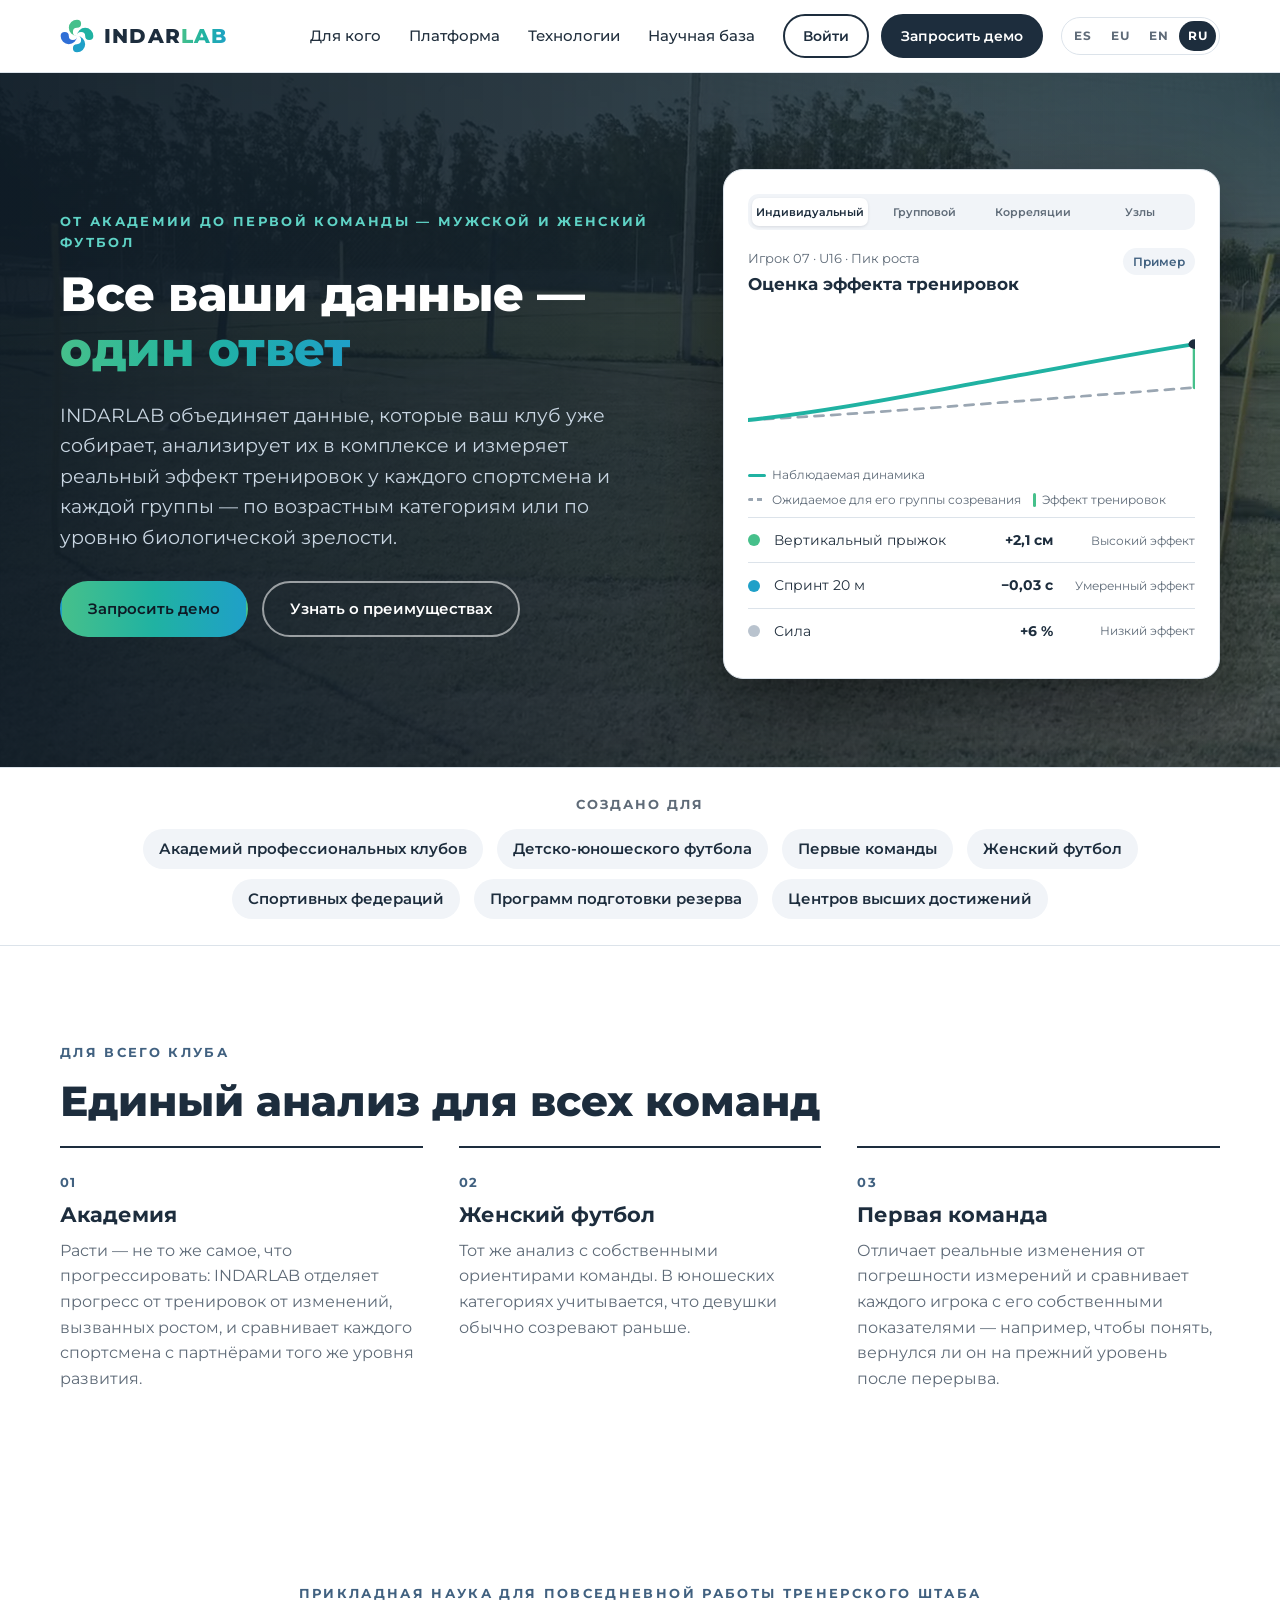
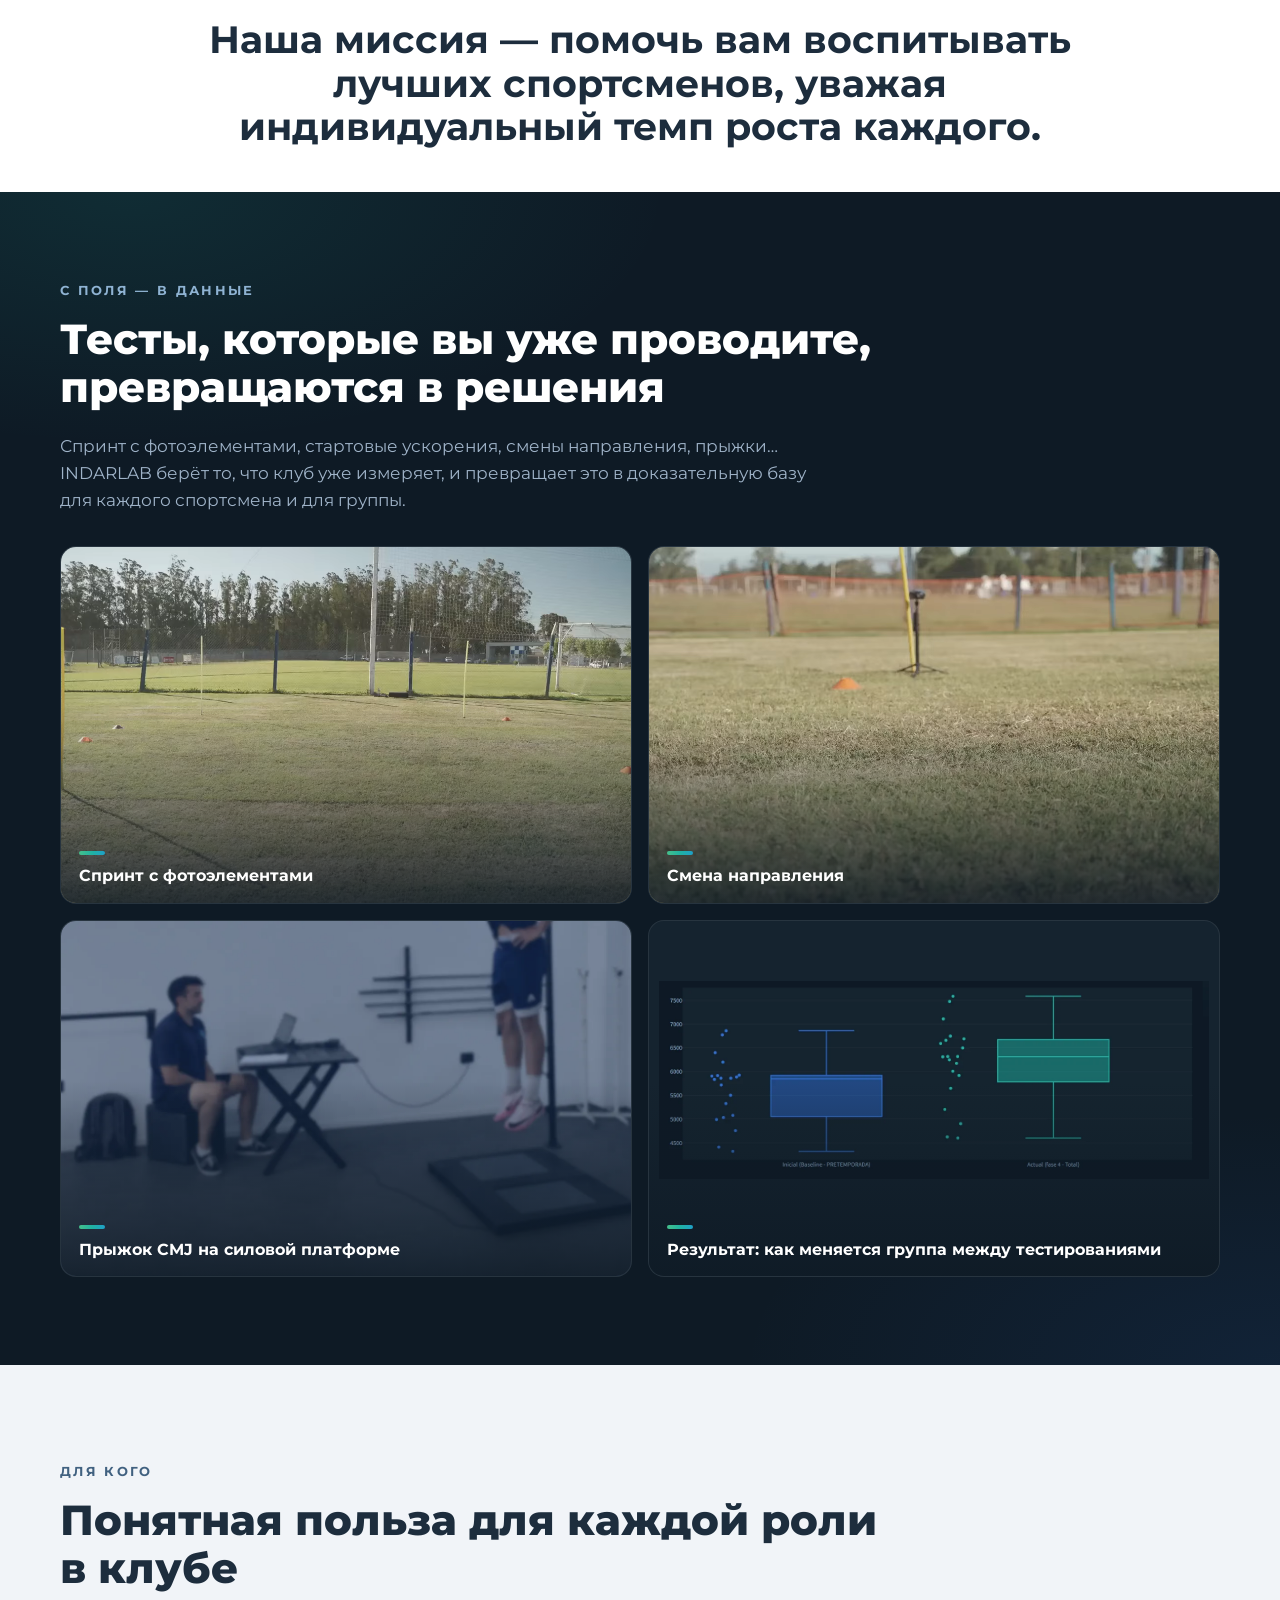
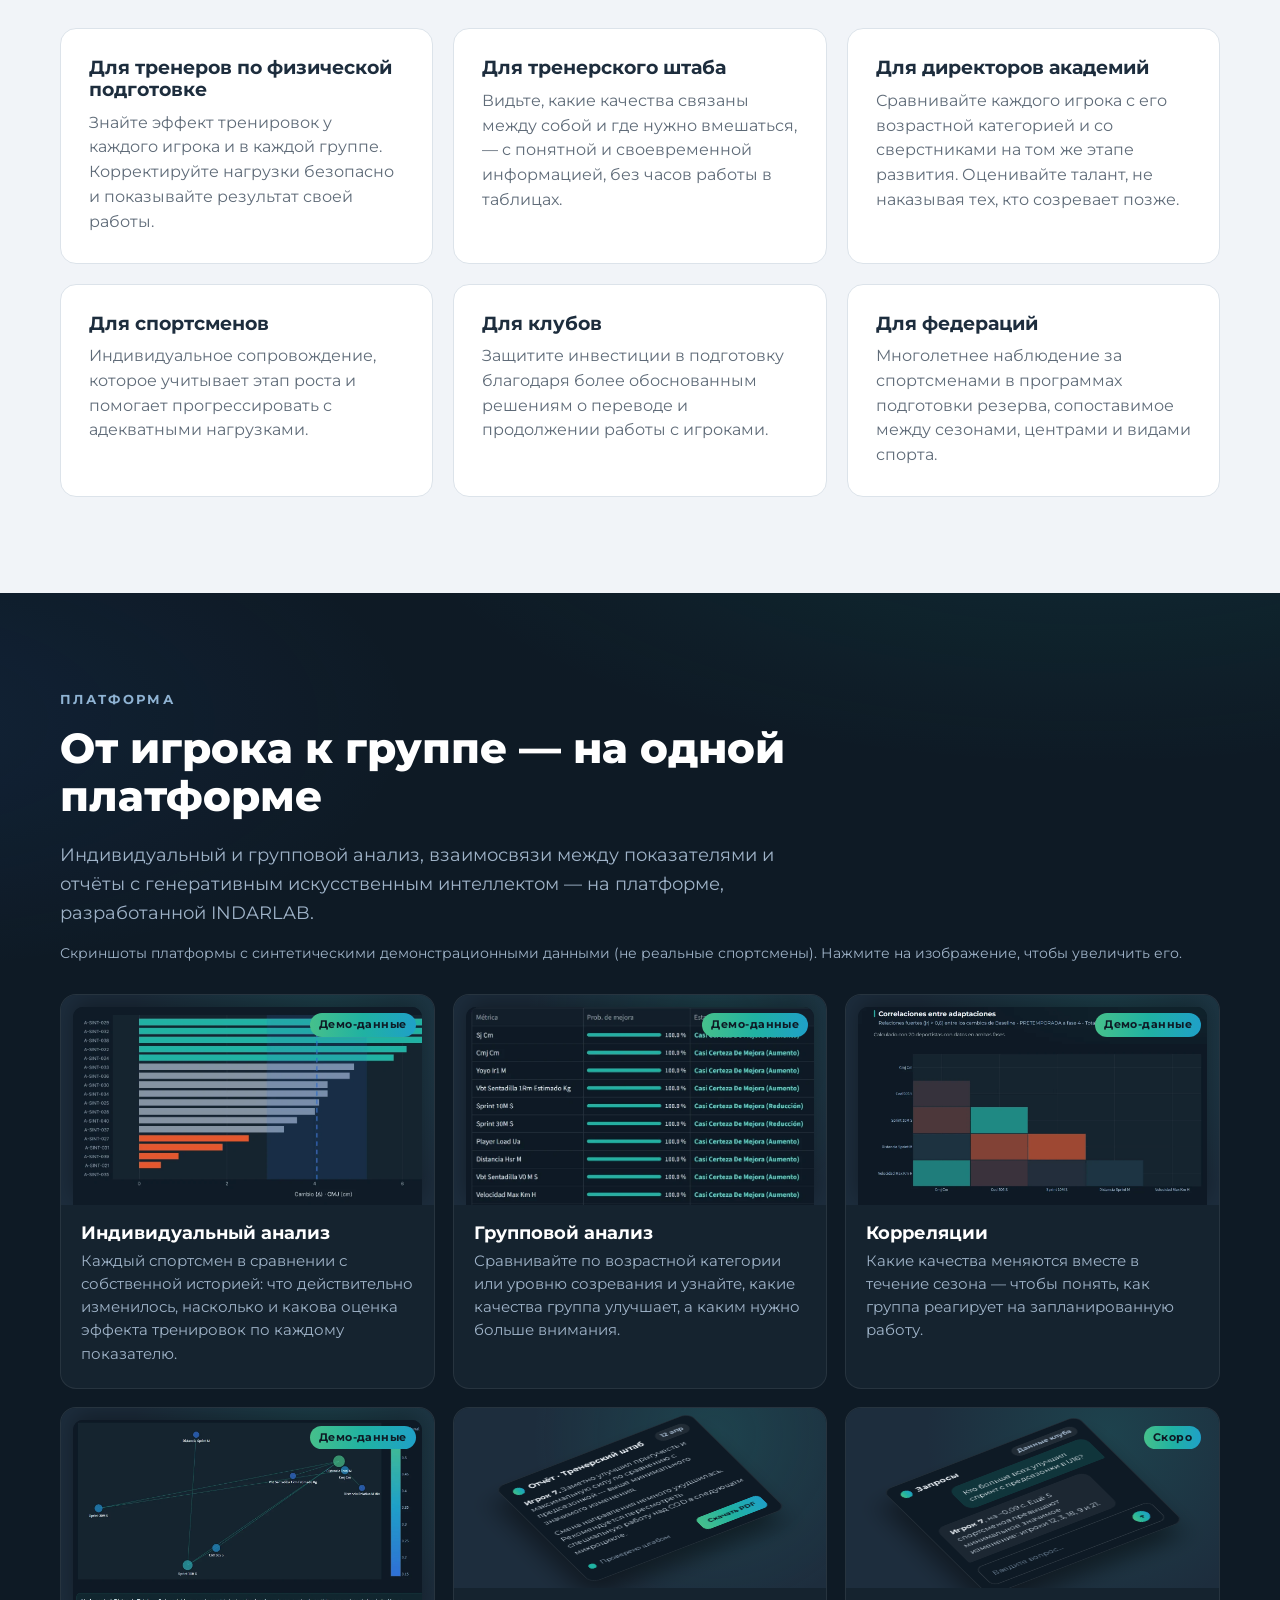
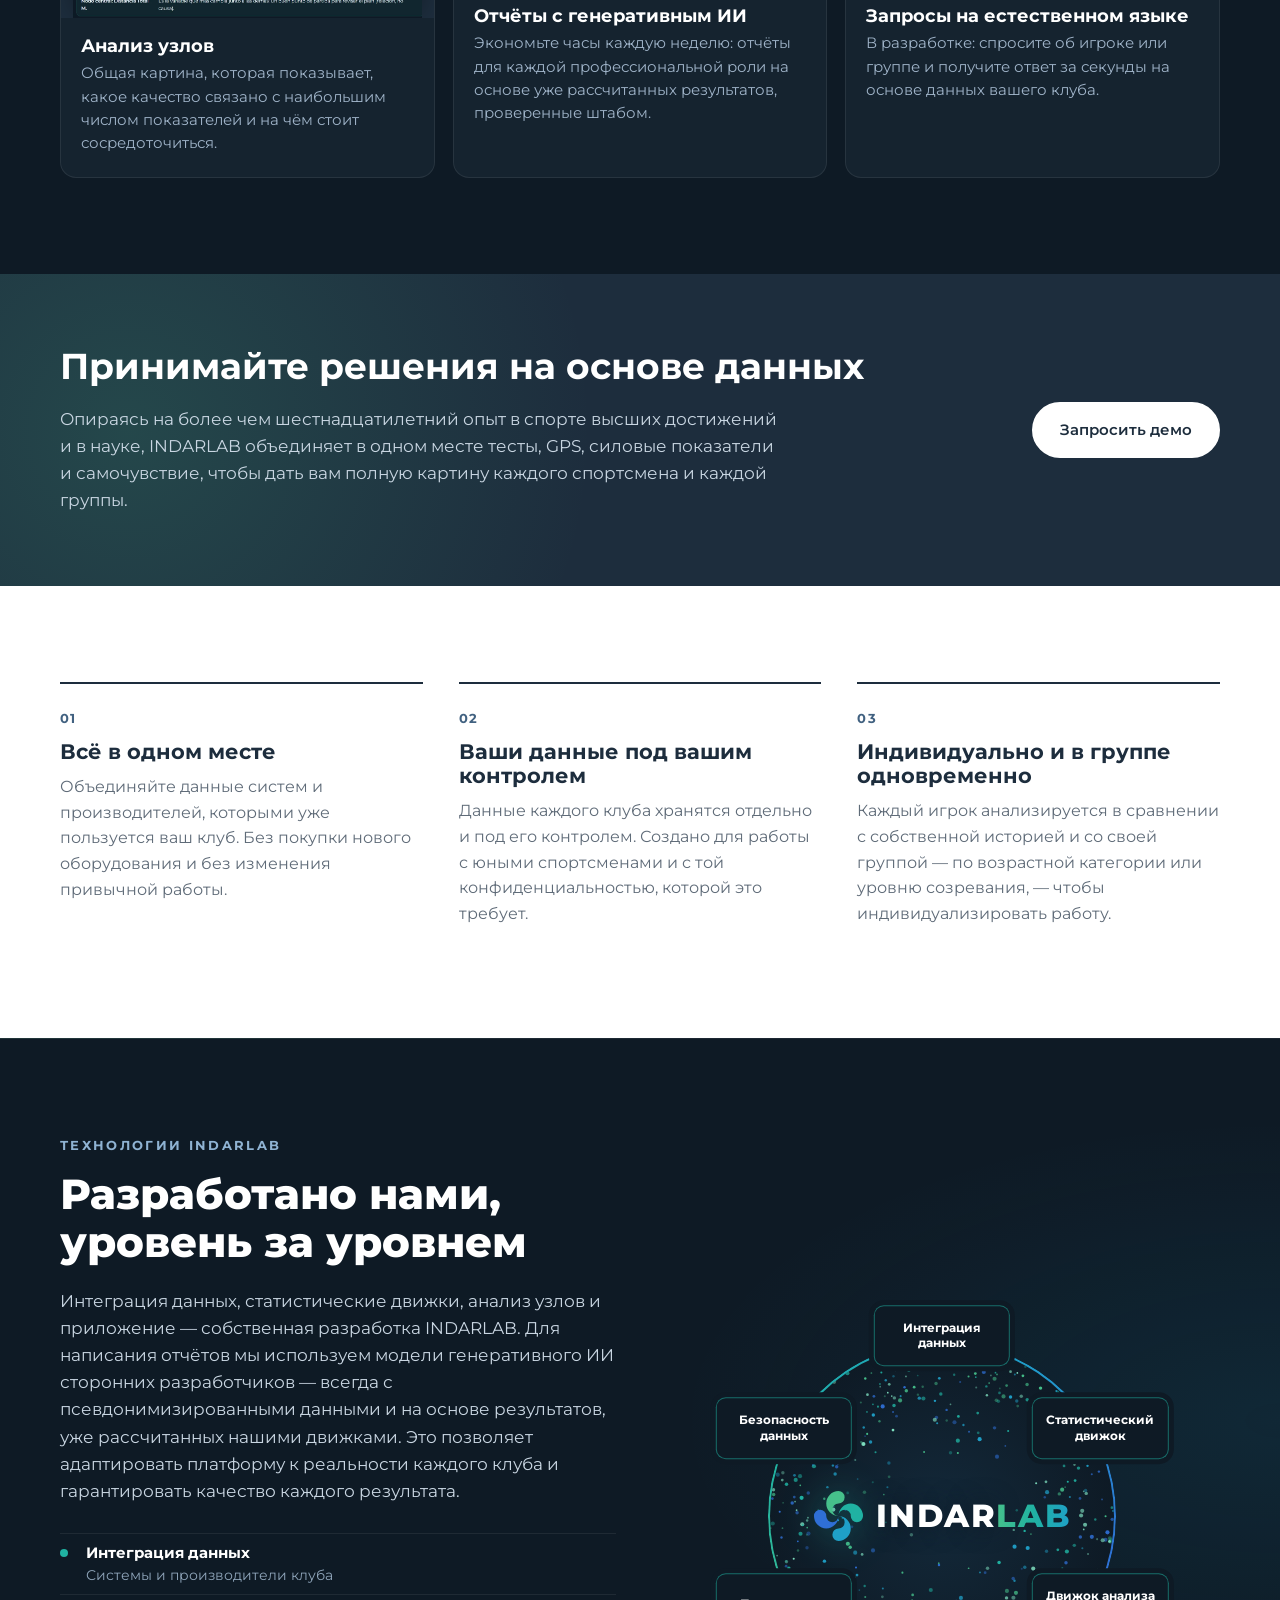
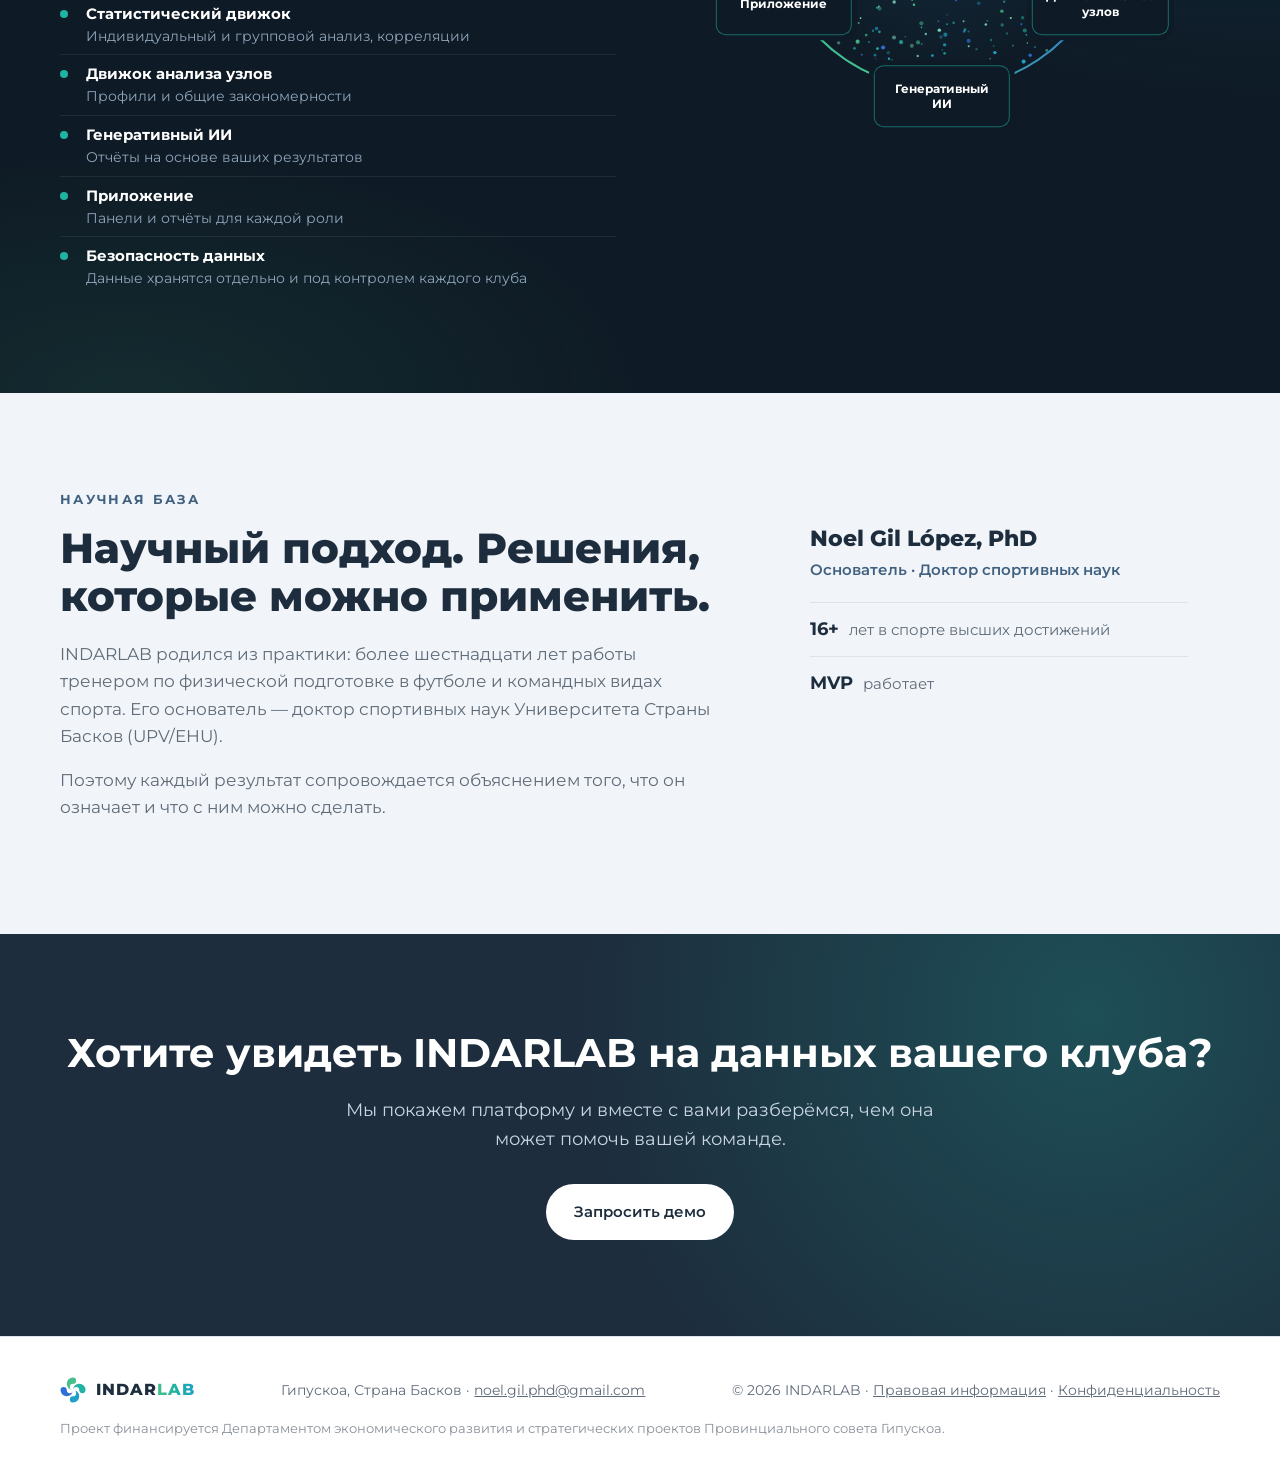
<file: ru/index.html>
<!DOCTYPE html>
<html lang="ru">
<head>
  <meta charset="UTF-8">
  <meta name="viewport" content="width=device-width, initial-scale=1">
  <title>INDARLAB · Все ваши данные — один ответ</title>
  <meta name="description" content="INDARLAB анализирует каждого спортсмена и каждую группу и оценивает эффект тренировок с помощью собственных статистических движков, а также искусственного интеллекта.">
  <link rel="icon" href="../assets/img/favicon.svg" type="image/svg+xml">
  <link rel="preconnect" href="https://fonts.googleapis.com">
  <link rel="preconnect" href="https://fonts.gstatic.com" crossorigin>
  <link href="https://fonts.googleapis.com/css2?family=Montserrat:wght@400;500;600;700;800&display=swap" rel="stylesheet">
  <link rel="stylesheet" href="../assets/css/styles.css?v=11">
</head>
<body>

  <!-- ============ CABECERA ============ -->
  <header class="nav">
    <div class="container nav__inner">
      <a href="#inicio" class="brand" aria-label="INDARLAB, главная">
        <img src="../assets/img/lauburu.svg" alt="" class="brand__symbol">
        <span class="brand__name">INDAR<span class="grad">LAB</span></span>
      </a>
      <button class="nav__toggle" aria-label="Открыть меню" aria-expanded="false">
        <span></span><span></span><span></span>
      </button>
      <nav class="nav__links" aria-label="Основное меню">
        <a href="#para-quien">Для кого</a>
        <a href="#plataforma">Платформа</a>
        <a href="#tecnologia">Технологии</a>
        <a href="#evidencia">Научная база</a>
        <a href="https://indarlab.onrender.com/" class="btn btn--small btn--ghost">Войти</a>
        <a href="#contacto" class="btn btn--small">Запросить демо</a>
      </nav>
      <div class="lang" role="navigation" aria-label="Hizkuntza / Idioma / Language"><a href="../" lang="es" hreflang="es" title="Español">ES</a><a href="../eu/" lang="eu" hreflang="eu" title="Euskara">EU</a><a href="../en/" lang="en" hreflang="en" title="English">EN</a><a href="../ru/" lang="ru" hreflang="ru" aria-current="true" title="Русский">RU</a></div>
      
    </div>
  </header>

  <main id="inicio">

    <!-- ============ 1 · HERO ============ -->
    <section class="hero hero--video">
      <div class="hero__bg" aria-hidden="true">
        <video class="hero__video" muted loop playsinline preload="none" poster="../assets/video/hero-campo.webp"
               data-src="../assets/video/hero-campo.mp4" data-src-webm="../assets/video/hero-campo.webm"></video>
      </div>
      <div class="container hero__grid">
        <div class="hero__text">
          <p class="eyebrow">От академии до первой команды — мужской и женский футбол</p>
          <h1>Все ваши данные — <span class="grad">один ответ</span></h1>
          <p class="lead">INDARLAB объединяет данные, которые ваш клуб уже собирает, анализирует их в комплексе и измеряет реальный эффект тренировок у каждого спортсмена и каждой группы — по возрастным категориям или по уровню биологической зрелости.</p>
          <div class="hero__ctas">
            <a href="#contacto" class="btn">Запросить демо</a>
            <a href="#para-quien" class="btn btn--ghost">Узнать о преимуществах</a>
          </div>
        </div>

        <!-- Maqueta interactiva de la plataforma (datos ficticios) -->
        <div class="mock" aria-label="Примеры платформы на вымышленных данных">
          <div class="mock__tabs" role="tablist">
            <button role="tab" aria-selected="true" aria-controls="tab-ind" id="t-ind" class="is-active">Индивидуальный</button>
            <button role="tab" aria-selected="false" aria-controls="tab-grp" id="t-grp" tabindex="-1">Групповой</button>
            <button role="tab" aria-selected="false" aria-controls="tab-cor" id="t-cor" tabindex="-1">Корреляции</button>
            <button role="tab" aria-selected="false" aria-controls="tab-nod" id="t-nod" tabindex="-1">Узлы</button>
          </div>

          <!-- Individual -->
          <div class="mock__panel" role="tabpanel" id="tab-ind" aria-labelledby="t-ind">
            <div class="mock__head">
              <div>
                <p class="mock__label">Игрок 07 · U16 · Пик роста</p>
                <p class="mock__title">Оценка эффекта тренировок</p>
              </div>
              <span class="mock__pill">Пример</span>
            </div>
            <svg class="mock__chart" viewBox="0 0 320 120" preserveAspectRatio="none" aria-hidden="true">
              <path d="M0 96 C60 92 120 86 180 80 C240 74 280 70 320 66" fill="none" stroke="#9AA6B2" stroke-width="2.5" stroke-dasharray="6 6" stroke-linecap="round"/>
              <path d="M0 96 C60 88 120 72 180 58 C240 44 280 34 320 26" fill="none" stroke="#20B2A2" stroke-width="3.5" stroke-linecap="round"/>
              <path d="M320 66 L320 26" stroke="#46C08B" stroke-width="3" stroke-linecap="round"/>
              <circle cx="320" cy="26" r="4.5" fill="#1D2D3D"/>
            </svg>
            <div class="mock__legend">
              <span><i class="lg lg--obs"></i>Наблюдаемая динамика</span>
              <span><i class="lg lg--mat"></i>Ожидаемое для его группы созревания</span>
              <span><i class="lg lg--eff"></i>Эффект тренировок</span>
            </div>
            <ul class="mock__rows">
              <li><span class="dot dot--high"></span><span>Вертикальный прыжок</span><strong>+2,1 см</strong><em>Высокий эффект</em></li>
              <li><span class="dot dot--mid"></span><span>Спринт 20 м</span><strong>−0,03 с</strong><em>Умеренный эффект</em></li>
              <li><span class="dot dot--low"></span><span>Сила</span><strong>+6 %</strong><em>Низкий эффект</em></li>
            </ul>
          </div>

          <!-- Grupal -->
          <div class="mock__panel" role="tabpanel" id="tab-grp" aria-labelledby="t-grp" hidden>
            <div class="mock__head">
              <div>
                <p class="mock__label">U16 · 22 игрока · Вертикальный прыжок</p>
                <p class="mock__title">Эффект по группам созревания</p>
              </div>
              <span class="mock__pill">Пример</span>
            </div>
            <svg class="mock__chart" viewBox="0 0 320 120" preserveAspectRatio="xMidYMid meet" aria-hidden="true">
              <line x1="20" y1="104" x2="300" y2="104" stroke="#DCE3EA" stroke-width="1.5"/>
              <rect x="50" y="62" width="46" height="42" rx="6" fill="#1FA0C8"/>
              <rect x="137" y="34" width="46" height="70" rx="6" fill="#20B2A2"/>
              <rect x="224" y="48" width="46" height="56" rx="6" fill="#46C08B"/>
              <circle cx="160" cy="31" r="5" fill="#1D2D3D"/>
              <text x="73" y="117" text-anchor="middle" font-size="11" font-family="Montserrat, Arial, sans-serif" fill="#5F6B78">До пика</text>
              <text x="160" y="117" text-anchor="middle" font-size="11" font-family="Montserrat, Arial, sans-serif" fill="#5F6B78">На пике</text>
              <text x="247" y="117" text-anchor="middle" font-size="11" font-family="Montserrat, Arial, sans-serif" fill="#5F6B78">После пика</text>
            </svg>
            <div class="mock__legend">
              <span><i class="lg lg--bar"></i>Средний эффект группы</span>
              <span><i class="lg lg--pt"></i>Игрок 07</span>
            </div>
            <ul class="mock__rows">
              <li><span class="dot dot--mid"></span><span>До пика · 7 игр.</span><strong>+1,2 см</strong><em>Умеренный эффект</em></li>
              <li><span class="dot dot--teal"></span><span>На пике · 9 игр.</span><strong>+2,0 см</strong><em>Высокий эффект</em></li>
              <li><span class="dot dot--high"></span><span>После пика · 6 игр.</span><strong>+1,6 см</strong><em>Умеренный эффект</em></li>
            </ul>
          </div>

          <!-- Correlaciones -->
          <div class="mock__panel" role="tabpanel" id="tab-cor" aria-labelledby="t-cor" hidden>
            <div class="mock__head">
              <div>
                <p class="mock__label">U16 · Текущий сезон</p>
                <p class="mock__title">Взаимосвязь качеств</p>
              </div>
              <span class="mock__pill">Пример</span>
            </div>
            <svg class="mock__chart" viewBox="0 0 320 120" preserveAspectRatio="xMidYMid meet" aria-hidden="true">
              <line x1="20" y1="108" x2="310" y2="108" stroke="#DCE3EA" stroke-width="1.5"/>
              <line x1="20" y1="8" x2="20" y2="108" stroke="#DCE3EA" stroke-width="1.5"/>
              <circle cx="27.9" cy="80.1" r="4" fill="#1FA0C8" fill-opacity=".75"/><circle cx="47.8" cy="73.5" r="4" fill="#1FA0C8" fill-opacity=".75"/><circle cx="62.4" cy="77.0" r="4" fill="#1FA0C8" fill-opacity=".75"/><circle cx="72.7" cy="77.9" r="4" fill="#1FA0C8" fill-opacity=".75"/><circle cx="88.4" cy="72.4" r="4" fill="#1FA0C8" fill-opacity=".75"/><circle cx="104.8" cy="60.2" r="4" fill="#1FA0C8" fill-opacity=".75"/><circle cx="125.1" cy="73.0" r="4" fill="#1FA0C8" fill-opacity=".75"/><circle cx="137.5" cy="55.6" r="4" fill="#1FA0C8" fill-opacity=".75"/><circle cx="159.5" cy="67.7" r="4" fill="#1FA0C8" fill-opacity=".75"/><circle cx="174.9" cy="50.7" r="4" fill="#1FA0C8" fill-opacity=".75"/><circle cx="195.7" cy="37.3" r="4" fill="#1FA0C8" fill-opacity=".75"/><circle cx="210.3" cy="39.7" r="4" fill="#1FA0C8" fill-opacity=".75"/><circle cx="217.7" cy="33.8" r="4" fill="#1FA0C8" fill-opacity=".75"/><circle cx="235.7" cy="46.2" r="4" fill="#1FA0C8" fill-opacity=".75"/><circle cx="250.2" cy="37.1" r="4" fill="#1FA0C8" fill-opacity=".75"/><circle cx="271.7" cy="26.9" r="4" fill="#1FA0C8" fill-opacity=".75"/><circle cx="286.6" cy="15.9" r="4" fill="#1FA0C8" fill-opacity=".75"/><circle cx="296.7" cy="16.9" r="4" fill="#1FA0C8" fill-opacity=".75"/>
              <line x1="25" y1="90" x2="310" y2="22" stroke="#1D2D3D" stroke-width="2.5" stroke-linecap="round"/>
              <text x="306" y="118" text-anchor="end" font-size="11" font-family="Montserrat, Arial, sans-serif" fill="#5F6B78">Сила</text>
              <text x="26" y="16" font-size="11" font-family="Montserrat, Arial, sans-serif" fill="#5F6B78">Вертикальный прыжок</text>
            </svg>
            <div class="mock__legend">
              <span><i class="lg lg--pt lg--pt-cyan"></i>Игроки U16</span>
              <span><i class="lg lg--trend"></i>Тренд</span>
            </div>
            <ul class="mock__rows">
              <li><span class="dot dot--high"></span><span>Сила ↔ Вертикальный прыжок</span><strong>r = 0,62</strong><em>Сильная связь</em></li>
              <li><span class="dot dot--mid"></span><span>Прыжок ↔ Спринт 20 м</span><strong>r = −0,48</strong><em>Умеренная связь</em></li>
              <li><span class="dot dot--low"></span><span>Нагрузка ↔ Самочувствие</span><strong>r = −0,31</strong><em>Слабая связь</em></li>
            </ul>
          </div>

          <!-- Nodos -->
          <div class="mock__panel" role="tabpanel" id="tab-nod" aria-labelledby="t-nod" hidden>
            <div class="mock__head">
              <div>
                <p class="mock__label">Игрок 07 · U16</p>
                <p class="mock__title">Карта взаимосвязей профиля</p>
              </div>
              <span class="mock__pill">Пример</span>
            </div>
            <svg class="mock__chart" viewBox="0 0 320 120" preserveAspectRatio="xMidYMid meet" aria-hidden="true">
              <line x1="175" y1="50" x2="90" y2="28" stroke="#9AA6B2" stroke-opacity=".7" stroke-width="5" stroke-linecap="round"/><line x1="175" y1="50" x2="262" y2="26" stroke="#9AA6B2" stroke-opacity=".7" stroke-width="3.5" stroke-linecap="round"/><line x1="175" y1="50" x2="80" y2="80" stroke="#9AA6B2" stroke-opacity=".7" stroke-width="2" stroke-linecap="round"/><line x1="175" y1="50" x2="178" y2="92" stroke="#9AA6B2" stroke-opacity=".7" stroke-width="2.5" stroke-linecap="round"/><line x1="90" y1="28" x2="262" y2="26" stroke="#9AA6B2" stroke-opacity=".7" stroke-width="2.5" stroke-linecap="round"/><line x1="80" y1="80" x2="268" y2="82" stroke="#9AA6B2" stroke-opacity=".7" stroke-width="1.5" stroke-linecap="round"/><line x1="262" y1="26" x2="268" y2="82" stroke="#9AA6B2" stroke-opacity=".7" stroke-width="1" stroke-linecap="round"/>
              <circle cx="175" cy="50" r="20" fill="#20B2A2"/><text x="175" y="54" text-anchor="middle" font-size="10" font-weight="700" font-family="Montserrat, Arial, sans-serif" fill="#FFFFFF">Сила</text><circle cx="90" cy="28" r="10" fill="#46C08B"/><text x="90" y="14" text-anchor="middle" font-size="11" font-family="Montserrat, Arial, sans-serif" fill="#22303E">Прыжок</text><circle cx="262" cy="26" r="10" fill="#1FA0C8"/><text x="262" y="12" text-anchor="middle" font-size="11" font-family="Montserrat, Arial, sans-serif" fill="#22303E">Спринт</text><circle cx="80" cy="80" r="8" fill="#2F6FD6"/><text x="80" y="98" text-anchor="middle" font-size="11" font-family="Montserrat, Arial, sans-serif" fill="#22303E">Нагрузка</text><circle cx="268" cy="82" r="8" fill="#9AA6B2"/><text x="268" y="100" text-anchor="middle" font-size="11" font-family="Montserrat, Arial, sans-serif" fill="#22303E">Самочувствие</text><circle cx="178" cy="92" r="7" fill="#416180"/><text x="178" y="109" text-anchor="middle" font-size="11" font-family="Montserrat, Arial, sans-serif" fill="#22303E">Созревание</text>
            </svg>
            <div class="mock__legend">
              <span><i class="lg lg--pt lg--pt-teal"></i>Качество</span>
              <span><i class="lg lg--edge"></i>Связь (толщина = сила)</span>
            </div>
            <ul class="mock__rows">
              <li><span class="dot dot--teal"></span><span>Центральный узел</span><strong>Сила</strong><em>Наиболее связанный</em></li>
              <li><span class="dot dot--high"></span><span>Главная связь</span><strong>Сила ↔ Прыжок</strong><em>Приоритет</em></li>
              <li><span class="dot dot--mid"></span><span>Профиль</span><strong>Взрывной</strong><em>В развитии</em></li>
            </ul>
          </div>
        </div>
      </div>
    </section>

    <!-- ============ 2 · DISEÑADO PARA ============ -->
    <section class="segments">
      <div class="container">
        <p class="segments__label">Создано для</p>
        <ul class="segments__list">
          <li>Академий профессиональных клубов</li>
          <li>Детско-юношеского футбола</li>
          <li>Первые команды</li>
          <li>Женский футбол</li>
          <li>Спортивных федераций</li>
          <li>Программ подготовки резерва</li>
          <li>Центров высших достижений</li>
        </ul>
      </div>
    </section>

    <!-- ============ 2b · PARA TODO EL CLUB ============ -->
    <section class="section" id="todo-el-club">
      <div class="container">
        <p class="eyebrow">Для всего клуба</p>
        <h2 class="section__title">Единый анализ для всех команд</h2>
        <div class="features">
          <article class="feature">
            <span class="feature__num">01</span>
            <h3>Академия</h3>
            <p>Расти — не то же самое, что прогрессировать: INDARLAB отделяет прогресс от тренировок от изменений, вызванных ростом, и сравнивает каждого спортсмена с партнёрами того же уровня развития.</p>
          </article>
          <article class="feature">
            <span class="feature__num">02</span>
            <h3>Женский футбол</h3>
            <p>Тот же анализ с собственными ориентирами команды. В юношеских категориях учитывается, что девушки обычно созревают раньше.</p>
          </article>
          <article class="feature">
            <span class="feature__num">03</span>
            <h3>Первая команда</h3>
            <p>Отличает реальные изменения от погрешности измерений и сравнивает каждого игрока с его собственными показателями — например, чтобы понять, вернулся ли он на прежний уровень после перерыва.</p>
          </article>
        </div>
      </div>
    </section>

    <!-- ============ 3 · MISIÓN ============ -->
    <section class="mission">
      <div class="container">
        <p class="eyebrow">Прикладная наука для повседневной работы тренерского штаба</p>
        <h2>Наша миссия — помочь вам воспитывать лучших спортсменов, уважая индивидуальный темп роста каждого.</h2>
      </div>
    </section>

    <!-- ============ 3b · DEL CAMPO AL DATO (vídeo) ============ -->
    <section class="field" id="campo">
      <div class="container">
        <p class="eyebrow eyebrow--light">С поля — в данные</p>
        <h2 class="section__title section__title--light">Тесты, которые вы уже проводите, превращаются в решения</h2>
        <p class="field__lead">Спринт с фотоэлементами, стартовые ускорения, смены направления, прыжки… INDARLAB берёт то, что клуб уже измеряет, и превращает это в доказательную базу для каждого спортсмена и для группы.</p>
        <div class="field__grid">
          <figure class="field__item">
            <video autoplay muted loop playsinline preload="metadata" poster="../assets/video/sprint-fotocelulas.webp" aria-label="Спринт с фотоэлементами">
              <source src="../assets/video/sprint-fotocelulas.mp4" type="video/mp4">
              <source src="../assets/video/sprint-fotocelulas.webm" type="video/webm">
            </video>
            <figcaption>Спринт с фотоэлементами</figcaption>
          </figure>
          <figure class="field__item">
            <video autoplay muted loop playsinline preload="metadata" poster="../assets/video/cambio-direccion.webp" aria-label="Смена направления">
              <source src="../assets/video/cambio-direccion.mp4" type="video/mp4">
              <source src="../assets/video/cambio-direccion.webm" type="video/webm">
            </video>
            <figcaption>Смена направления</figcaption>
          </figure>
          <figure class="field__item">
            <img src="../assets/img/plataforma/cmj-plataforma.webp" alt="Прыжок CMJ на силовой платформе" loading="lazy" width="1400" height="788">
            <figcaption>Прыжок CMJ на силовой платформе</figcaption>
          </figure>
          <figure class="field__item field__item--chart">
            <button class="zoomable" type="button" data-full="../assets/img/plataforma/distribucion-grupo.webp?v=2" aria-label="Увеличить: График с демонстрационными данными: распределение группы в двух тестированиях">
              <img src="../assets/img/plataforma/distribucion-grupo.webp?v=2" alt="График с демонстрационными данными: распределение группы в двух тестированиях" loading="lazy" width="1360" height="490">
            </button>
            <figcaption>Результат: как меняется группа между тестированиями</figcaption>
          </figure>
        </div>
      </div>
    </section>

    <!-- ============ 4 · BENEFICIOS POR PERFIL ============ -->
    <section class="section section--tint" id="para-quien">
      <div class="container">
        <p class="eyebrow">Для кого</p>
        <h2 class="section__title">Понятная польза для каждой роли в клубе</h2>
        <div class="cards">
          <article class="card">
            <h3>Для тренеров по физической подготовке</h3>
            <p>Знайте эффект тренировок у каждого игрока и в каждой группе. Корректируйте нагрузки безопасно и показывайте результат своей работы.</p>
          </article>
          <article class="card">
            <h3>Для тренерского штаба</h3>
            <p>Видьте, какие качества связаны между собой и где нужно вмешаться, — с понятной и своевременной информацией, без часов работы в таблицах.</p>
          </article>
          <article class="card">
            <h3>Для директоров академий</h3>
            <p>Сравнивайте каждого игрока с его возрастной категорией и со сверстниками на том же этапе развития. Оценивайте талант, не наказывая тех, кто созревает позже.</p>
          </article>
          <article class="card">
            <h3>Для спортсменов</h3>
            <p>Индивидуальное сопровождение, которое учитывает этап роста и помогает прогрессировать с адекватными нагрузками.</p>
          </article>
          <article class="card">
            <h3>Для клубов</h3>
            <p>Защитите инвестиции в подготовку благодаря более обоснованным решениям о переводе и продолжении работы с игроками.</p>
          </article>
          <article class="card">
            <h3>Для федераций</h3>
            <p>Многолетнее наблюдение за спортсменами в программах подготовки резерва, сопоставимое между сезонами, центрами и видами спорта.</p>
          </article>
        </div>
      </div>
    </section>

    <!-- ============ 5 · PLATAFORMA ============ -->
    <section class="section section--engine" id="plataforma">
      <div class="container">
        <p class="eyebrow eyebrow--light">Платформа</p>
        <h2 class="section__title section__title--light">От игрока к группе — на одной платформе</h2>
        <p class="section__lead">Индивидуальный и групповой анализ, взаимосвязи между показателями и отчёты с генеративным искусственным интеллектом — на платформе, разработанной INDARLAB.</p>
        <p class="section__note">Скриншоты платформы с синтетическими демонстрационными данными (не реальные спортсмены). Нажмите на изображение, чтобы увеличить его.</p>
        <div class="platform">
          <article class="pcard">
            <div class="pcard__media pcard__media--real">
              <button class="zoomable" type="button" data-full="../assets/img/plataforma/respuesta-individual.webp?v=2" aria-label="Увеличить: График с демонстрационными данными: изменение каждого спортсмена по сравнению со средним по группе">
                <img class="scr scr--img scr--a" src="../assets/img/plataforma/respuesta-individual.webp?v=2" alt="График с демонстрационными данными: изменение каждого спортсмена по сравнению со средним по группе" loading="lazy" width="1400" height="592">
              </button>
              <span class="pcard__tag">Демо-данные</span>
            </div>
            <div class="pcard__body">
              <h3>Индивидуальный анализ</h3>
              <p>Каждый спортсмен в сравнении с собственной историей: что действительно изменилось, насколько и какова оценка эффекта тренировок по каждому показателю.</p>
            </div>
          </article>
          <article class="pcard">
            <div class="pcard__media pcard__media--real">
              <button class="zoomable" type="button" data-full="../assets/img/plataforma/probabilidad-mejora.webp?v=2" aria-label="Увеличить: Таблица с демонстрационными данными: вероятность улучшения группы по каждому показателю">
                <img class="scr scr--img scr--b" src="../assets/img/plataforma/probabilidad-mejora.webp?v=2" alt="Таблица с демонстрационными данными: вероятность улучшения группы по каждому показателю" loading="lazy" width="903" height="489">
              </button>
              <span class="pcard__tag">Демо-данные</span>
            </div>
            <div class="pcard__body">
              <h3>Групповой анализ</h3>
              <p>Сравнивайте по возрастной категории или уровню созревания и узнайте, какие качества группа улучшает, а каким нужно больше внимания.</p>
            </div>
          </article>
          <article class="pcard">
            <div class="pcard__media pcard__media--real">
              <button class="zoomable" type="button" data-full="../assets/img/plataforma/correlaciones.webp?v=2" aria-label="Увеличить: Тепловая карта с демонстрационными данными: корреляции между изменениями">
                <img class="scr scr--img scr--a" src="../assets/img/plataforma/correlaciones.webp?v=2" alt="Тепловая карта с демонстрационными данными: корреляции между изменениями" loading="lazy" width="1416" height="731">
              </button>
              <span class="pcard__tag">Демо-данные</span>
            </div>
            <div class="pcard__body">
              <h3>Корреляции</h3>
              <p>Какие качества меняются вместе в течение сезона — чтобы понять, как группа реагирует на запланированную работу.</p>
            </div>
          </article>
          <article class="pcard">
            <div class="pcard__media pcard__media--real">
              <button class="zoomable" type="button" data-full="../assets/img/plataforma/mapa-nodos.webp?v=2" aria-label="Увеличить: Карта узлов адаптаций группы (демонстрационные данные)">
                <img class="scr scr--img scr--b" src="../assets/img/plataforma/mapa-nodos.webp?v=2" alt="Карта узлов адаптаций группы (демонстрационные данные)" loading="lazy" width="1340" height="757">
              </button>
              <span class="pcard__tag">Демо-данные</span>
            </div>
            <div class="pcard__body">
              <h3>Анализ узлов</h3>
              <p>Общая картина, которая показывает, какое качество связано с наибольшим числом показателей и на чём стоит сосредоточиться.</p>
            </div>
          </article>
          <article class="pcard">
            <div class="pcard__media" aria-hidden="true">
              <div class="scr scr--a">
<div class="scr__bar"><span class="scr__logo"></span><b>Отчёт · Тренерский штаб</b><span class="scr__tag">12 апр</span></div>
                <p class="scr__text"><b>Игрок 7.</b> Заметно улучшил прыгучесть и максимальную силу по сравнению с предсезонкой — выше минимального значимого изменения.</p>
                <p class="scr__text">Смена направления немного ухудшилась. Рекомендуется пересмотреть специальную работу над COD в следующем микроцикле.</p>
                <div class="scr__foot"><span class="scr__dot"></span>Проверено штабом<span class="scr__btn">Скачать PDF</span></div>
              </div>
            </div>
            <div class="pcard__body">
              <h3>Отчёты с генеративным ИИ</h3>
              <p>Экономьте часы каждую неделю: отчёты для каждой профессиональной роли на основе уже рассчитанных результатов, проверенные штабом.</p>
            </div>
          </article>
          <article class="pcard">
            <div class="pcard__media" aria-hidden="true">
              <div class="scr scr--b">
<div class="scr__bar"><span class="scr__logo"></span><b>Запросы</b><span class="scr__tag">Данные клуба</span></div>
                <p class="scr__q">Кто больше всех улучшил спринт с предсезонки в U16?</p>
                <p class="scr__a"><b>Игрок 7</b>, на −0,09 с. Ещё 5 спортсменов превышают минимальное значимое изменение: игроки 12, 3, 18, 9 и 21.</p>
                <div class="scr__input">Введите вопрос…<span>↑</span></div>
              </div>
              <span class="pcard__tag">Скоро</span>
            </div>
            <div class="pcard__body">
              <h3>Запросы на естественном языке</h3>
              <p>В разработке: спросите об игроке или группе и получите ответ за секунды на основе данных вашего клуба.</p>
            </div>
          </article>
        </div>
      </div>
    </section>

    <!-- ============ 6 · APOYA TUS DECISIONES ============ -->
    <section class="decision">
      <div class="container decision__inner">
        <div>
          <h2>Принимайте решения на основе данных</h2>
          <p>Опираясь на более чем шестнадцатилетний опыт в спорте высших достижений и в науке, INDARLAB объединяет в одном месте тесты, GPS, силовые показатели и самочувствие, чтобы дать вам полную картину каждого спортсмена и каждой группы.</p>
        </div>
        <a href="#contacto" class="btn btn--light">Запросить демо</a>
      </div>
    </section>

    <!-- ============ 7 · TRES PILARES ============ -->
    <section class="section">
      <div class="container">
        <div class="features">
          <article class="feature">
            <span class="feature__num">01</span>
            <h3>Всё в одном месте</h3>
            <p>Объединяйте данные систем и производителей, которыми уже пользуется ваш клуб. Без покупки нового оборудования и без изменения привычной работы.</p>
          </article>
          <article class="feature">
            <span class="feature__num">02</span>
            <h3>Ваши данные под вашим контролем</h3>
            <p>Данные каждого клуба хранятся отдельно и под его контролем. Создано для работы с юными спортсменами и с той конфиденциальностью, которой это требует.</p>
          </article>
          <article class="feature">
            <span class="feature__num">03</span>
            <h3>Индивидуально и в группе одновременно</h3>
            <p>Каждый игрок анализируется в сравнении с собственной историей и со своей группой — по возрастной категории или уровню созревания, — чтобы индивидуализировать работу.</p>
          </article>
        </div>
      </div>
    </section>

    <!-- ============ 8 · TECNOLOGÍA PROPIA ============ -->
    <section class="section section--engine section--engine-2" id="tecnologia">
      <div class="container tech">
        <div class="tech__text">
          <p class="eyebrow eyebrow--light">Технологии INDARLAB</p>
          <h2 class="section__title section__title--light">Разработано нами, уровень за уровнем</h2>
          <p class="on-dark">Интеграция данных, статистические движки, анализ узлов и приложение — собственная разработка INDARLAB. Для написания отчётов мы используем модели генеративного ИИ сторонних разработчиков — всегда с псевдонимизированными данными и на основе результатов, уже рассчитанных нашими движками. Это позволяет адаптировать платформу к реальности каждого клуба и гарантировать качество каждого результата.</p>
          <ul class="layers"><li><strong>Интеграция данных</strong><span>Системы и производители клуба</span></li><li><strong>Статистический движок</strong><span>Индивидуальный и групповой анализ, корреляции</span></li><li><strong>Движок анализа узлов</strong><span>Профили и общие закономерности</span></li><li><strong>Генеративный ИИ</strong><span>Отчёты на основе ваших результатов</span></li><li><strong>Приложение</strong><span>Панели и отчёты для каждой роли</span></li><li><strong>Безопасность данных</strong><span>Данные хранятся отдельно и под контролем каждого клуба</span></li></ul>
        </div>
        <div class="orbit" aria-hidden="true">
          <div class="orbit__ring">
            <svg class="orbit__dots" viewBox="0 0 100 100"><circle cx="12.60" cy="35.25" r="0.4" fill="#2F6FD6" opacity="0.64"/><circle cx="60.52" cy="20.13" r="0.4" fill="#20B2A2" opacity="0.76"/><circle cx="41.40" cy="74.65" r="0.25" fill="#46C08B" opacity="0.70"/><circle cx="15.55" cy="76.32" r="0.4" fill="#2F6FD6" opacity="0.78"/><circle cx="18.23" cy="18.97" r="0.5" fill="#46C08B" opacity="0.39"/><circle cx="51.60" cy="81.64" r="0.25" fill="#1FA0C8" opacity="0.86"/><circle cx="71.90" cy="16.63" r="0.5" fill="#1FA0C8" opacity="0.50"/><circle cx="28.40" cy="14.78" r="0.4" fill="#7FE0C0" opacity="0.78"/><circle cx="99.95" cy="48.65" r="0.25" fill="#1FA0C8" opacity="0.81"/><circle cx="3.82" cy="46.25" r="0.25" fill="#46C08B" opacity="0.40"/><circle cx="72.17" cy="18.07" r="0.4" fill="#46C08B" opacity="0.39"/><circle cx="97.77" cy="50.16" r="0.3" fill="#46C08B" opacity="0.95"/><circle cx="90.32" cy="45.00" r="0.4" fill="#2F6FD6" opacity="0.62"/><circle cx="57.84" cy="6.68" r="0.35" fill="#1FA0C8" opacity="0.57"/><circle cx="86.00" cy="41.73" r="0.25" fill="#46C08B" opacity="0.44"/><circle cx="35.90" cy="53.16" r="0.4" fill="#2F6FD6" opacity="0.47"/><circle cx="18.45" cy="48.24" r="0.6" fill="#7FE0C0" opacity="0.85"/><circle cx="82.95" cy="79.61" r="0.4" fill="#46C08B" opacity="0.99"/><circle cx="84.29" cy="43.67" r="0.5" fill="#46C08B" opacity="0.55"/><circle cx="24.35" cy="70.09" r="0.5" fill="#46C08B" opacity="0.77"/><circle cx="62.68" cy="66.64" r="0.4" fill="#2F6FD6" opacity="0.52"/><circle cx="39.43" cy="85.28" r="0.25" fill="#20B2A2" opacity="0.40"/><circle cx="51.89" cy="93.06" r="0.5" fill="#2F6FD6" opacity="0.59"/><circle cx="88.90" cy="39.79" r="0.4" fill="#20B2A2" opacity="0.89"/><circle cx="69.69" cy="93.85" r="0.3" fill="#20B2A2" opacity="0.55"/><circle cx="50.15" cy="97.31" r="0.3" fill="#2F6FD6" opacity="0.45"/><circle cx="80.41" cy="40.15" r="0.4" fill="#7FE0C0" opacity="0.74"/><circle cx="66.74" cy="63.68" r="0.5" fill="#20B2A2" opacity="0.98"/><circle cx="14.24" cy="78.98" r="0.4" fill="#2F6FD6" opacity="0.89"/><circle cx="9.21" cy="44.83" r="0.6" fill="#20B2A2" opacity="0.99"/><circle cx="18.98" cy="37.86" r="0.5" fill="#1FA0C8" opacity="0.75"/><circle cx="78.10" cy="33.37" r="0.6" fill="#1FA0C8" opacity="0.36"/><circle cx="50.23" cy="89.16" r="0.25" fill="#1FA0C8" opacity="0.46"/><circle cx="91.41" cy="42.92" r="0.25" fill="#7FE0C0" opacity="0.59"/><circle cx="22.55" cy="8.53" r="0.6" fill="#20B2A2" opacity="0.69"/><circle cx="88.36" cy="30.03" r="0.4" fill="#1FA0C8" opacity="0.94"/><circle cx="99.04" cy="56.59" r="0.6" fill="#46C08B" opacity="0.40"/><circle cx="30.76" cy="91.63" r="0.25" fill="#2F6FD6" opacity="0.40"/><circle cx="86.50" cy="60.47" r="0.6" fill="#20B2A2" opacity="0.83"/><circle cx="90.38" cy="26.12" r="0.35" fill="#7FE0C0" opacity="0.41"/><circle cx="83.50" cy="14.81" r="0.4" fill="#46C08B" opacity="0.96"/><circle cx="6.92" cy="28.79" r="0.5" fill="#7FE0C0" opacity="0.78"/><circle cx="16.60" cy="22.77" r="0.25" fill="#46C08B" opacity="0.41"/><circle cx="86.34" cy="15.79" r="0.6" fill="#2F6FD6" opacity="0.56"/><circle cx="10.78" cy="59.39" r="0.5" fill="#2F6FD6" opacity="0.40"/><circle cx="34.70" cy="38.69" r="0.4" fill="#46C08B" opacity="0.36"/><circle cx="18.97" cy="22.81" r="0.4" fill="#46C08B" opacity="0.52"/><circle cx="73.61" cy="79.75" r="0.5" fill="#20B2A2" opacity="0.48"/><circle cx="24.60" cy="88.66" r="0.4" fill="#20B2A2" opacity="0.67"/><circle cx="31.46" cy="18.25" r="0.3" fill="#20B2A2" opacity="0.76"/><circle cx="13.90" cy="82.06" r="0.5" fill="#20B2A2" opacity="0.95"/><circle cx="21.11" cy="50.64" r="0.25" fill="#1FA0C8" opacity="0.81"/><circle cx="85.96" cy="80.84" r="0.4" fill="#20B2A2" opacity="0.53"/><circle cx="14.85" cy="81.97" r="0.5" fill="#1FA0C8" opacity="0.67"/><circle cx="74.90" cy="11.78" r="0.5" fill="#46C08B" opacity="0.64"/><circle cx="41.65" cy="96.74" r="0.5" fill="#1FA0C8" opacity="0.38"/><circle cx="34.47" cy="89.94" r="0.5" fill="#20B2A2" opacity="0.36"/><circle cx="64.38" cy="86.25" r="0.35" fill="#20B2A2" opacity="0.50"/><circle cx="96.74" cy="45.29" r="0.25" fill="#2F6FD6" opacity="0.64"/><circle cx="65.70" cy="8.35" r="0.25" fill="#20B2A2" opacity="0.79"/><circle cx="48.20" cy="97.37" r="0.6" fill="#7FE0C0" opacity="0.36"/><circle cx="91.01" cy="59.49" r="0.3" fill="#1FA0C8" opacity="0.53"/><circle cx="89.87" cy="36.16" r="0.5" fill="#20B2A2" opacity="0.75"/><circle cx="60.08" cy="12.65" r="0.3" fill="#7FE0C0" opacity="0.41"/><circle cx="22.68" cy="58.21" r="0.6" fill="#46C08B" opacity="0.93"/><circle cx="15.29" cy="33.98" r="0.5" fill="#1FA0C8" opacity="0.87"/><circle cx="26.48" cy="17.06" r="0.3" fill="#46C08B" opacity="0.41"/><circle cx="76.45" cy="30.78" r="0.25" fill="#2F6FD6" opacity="0.99"/><circle cx="95.25" cy="29.49" r="0.35" fill="#46C08B" opacity="0.94"/><circle cx="82.47" cy="68.59" r="0.4" fill="#7FE0C0" opacity="0.57"/><circle cx="3.64" cy="53.66" r="0.25" fill="#46C08B" opacity="0.49"/><circle cx="88.66" cy="58.67" r="0.5" fill="#20B2A2" opacity="0.57"/><circle cx="90.64" cy="49.96" r="0.6" fill="#7FE0C0" opacity="0.69"/><circle cx="0.81" cy="52.29" r="0.6" fill="#20B2A2" opacity="0.41"/><circle cx="12.81" cy="35.60" r="0.6" fill="#20B2A2" opacity="0.71"/><circle cx="73.21" cy="15.20" r="0.5" fill="#7FE0C0" opacity="0.52"/><circle cx="83.81" cy="14.03" r="0.5" fill="#20B2A2" opacity="0.49"/><circle cx="1.01" cy="42.49" r="0.5" fill="#7FE0C0" opacity="0.67"/><circle cx="7.89" cy="49.16" r="0.5" fill="#2F6FD6" opacity="0.60"/><circle cx="0.68" cy="45.02" r="0.4" fill="#2F6FD6" opacity="0.70"/><circle cx="73.36" cy="65.50" r="0.3" fill="#2F6FD6" opacity="0.39"/><circle cx="85.46" cy="30.73" r="0.4" fill="#7FE0C0" opacity="0.52"/><circle cx="28.01" cy="84.80" r="0.4" fill="#46C08B" opacity="0.69"/><circle cx="26.58" cy="28.58" r="0.35" fill="#46C08B" opacity="0.43"/><circle cx="61.18" cy="66.57" r="0.25" fill="#1FA0C8" opacity="0.80"/><circle cx="51.59" cy="95.72" r="0.4" fill="#2F6FD6" opacity="0.42"/><circle cx="21.98" cy="48.15" r="0.35" fill="#2F6FD6" opacity="0.82"/><circle cx="97.74" cy="57.02" r="0.6" fill="#2F6FD6" opacity="0.62"/><circle cx="7.49" cy="39.60" r="0.6" fill="#20B2A2" opacity="0.70"/><circle cx="74.94" cy="16.23" r="0.5" fill="#20B2A2" opacity="0.73"/><circle cx="48.06" cy="16.57" r="0.35" fill="#1FA0C8" opacity="0.94"/><circle cx="83.64" cy="22.40" r="0.3" fill="#20B2A2" opacity="0.49"/><circle cx="82.24" cy="86.08" r="0.3" fill="#46C08B" opacity="0.44"/><circle cx="78.29" cy="69.75" r="0.4" fill="#20B2A2" opacity="0.70"/><circle cx="27.70" cy="26.85" r="0.25" fill="#2F6FD6" opacity="0.41"/><circle cx="88.21" cy="26.21" r="0.35" fill="#2F6FD6" opacity="0.43"/><circle cx="25.54" cy="86.73" r="0.6" fill="#46C08B" opacity="0.89"/><circle cx="90.43" cy="56.22" r="0.5" fill="#2F6FD6" opacity="0.75"/><circle cx="65.16" cy="87.98" r="0.25" fill="#20B2A2" opacity="0.48"/><circle cx="94.70" cy="27.89" r="0.25" fill="#20B2A2" opacity="0.73"/><circle cx="2.07" cy="61.64" r="0.25" fill="#7FE0C0" opacity="0.56"/><circle cx="25.84" cy="81.32" r="0.3" fill="#46C08B" opacity="0.74"/><circle cx="92.66" cy="61.21" r="0.3" fill="#7FE0C0" opacity="0.47"/><circle cx="24.13" cy="77.48" r="0.3" fill="#46C08B" opacity="0.74"/><circle cx="91.41" cy="54.02" r="0.25" fill="#7FE0C0" opacity="0.87"/><circle cx="65.53" cy="89.92" r="0.5" fill="#1FA0C8" opacity="0.99"/><circle cx="76.23" cy="73.50" r="0.6" fill="#7FE0C0" opacity="0.86"/><circle cx="36.18" cy="75.18" r="0.5" fill="#7FE0C0" opacity="0.80"/><circle cx="11.46" cy="75.93" r="0.6" fill="#1FA0C8" opacity="0.47"/><circle cx="78.98" cy="71.30" r="0.35" fill="#2F6FD6" opacity="0.99"/><circle cx="46.85" cy="71.66" r="0.6" fill="#20B2A2" opacity="0.54"/><circle cx="9.60" cy="31.12" r="0.5" fill="#2F6FD6" opacity="0.40"/><circle cx="18.68" cy="11.03" r="0.6" fill="#7FE0C0" opacity="0.43"/><circle cx="99.21" cy="57.11" r="0.5" fill="#20B2A2" opacity="0.42"/><circle cx="21.98" cy="69.95" r="0.25" fill="#7FE0C0" opacity="0.84"/><circle cx="49.23" cy="64.37" r="0.35" fill="#2F6FD6" opacity="0.94"/><circle cx="13.57" cy="71.33" r="0.5" fill="#46C08B" opacity="0.72"/><circle cx="66.14" cy="8.87" r="0.25" fill="#46C08B" opacity="0.71"/><circle cx="85.67" cy="35.52" r="0.4" fill="#20B2A2" opacity="0.66"/><circle cx="3.75" cy="37.52" r="0.5" fill="#7FE0C0" opacity="0.39"/><circle cx="11.15" cy="43.41" r="0.5" fill="#2F6FD6" opacity="0.55"/><circle cx="30.11" cy="20.68" r="0.5" fill="#1FA0C8" opacity="0.95"/><circle cx="52.60" cy="31.69" r="0.5" fill="#20B2A2" opacity="0.38"/><circle cx="34.32" cy="14.18" r="0.25" fill="#7FE0C0" opacity="0.93"/><circle cx="71.90" cy="48.45" r="0.35" fill="#20B2A2" opacity="0.40"/><circle cx="10.76" cy="55.56" r="0.3" fill="#46C08B" opacity="0.38"/><circle cx="41.63" cy="1.60" r="0.4" fill="#20B2A2" opacity="0.44"/><circle cx="82.63" cy="78.80" r="0.5" fill="#46C08B" opacity="0.62"/><circle cx="80.57" cy="60.37" r="0.5" fill="#1FA0C8" opacity="0.45"/><circle cx="30.28" cy="15.24" r="0.4" fill="#2F6FD6" opacity="0.74"/><circle cx="20.45" cy="83.94" r="0.6" fill="#20B2A2" opacity="0.69"/><circle cx="45.14" cy="0.90" r="0.3" fill="#2F6FD6" opacity="0.66"/><circle cx="60.37" cy="2.66" r="0.5" fill="#1FA0C8" opacity="0.90"/><circle cx="36.13" cy="17.93" r="0.5" fill="#20B2A2" opacity="0.80"/><circle cx="50.93" cy="5.92" r="0.3" fill="#2F6FD6" opacity="0.97"/><circle cx="92.91" cy="24.89" r="0.6" fill="#46C08B" opacity="0.38"/><circle cx="49.17" cy="63.86" r="0.25" fill="#46C08B" opacity="0.76"/><circle cx="44.15" cy="82.56" r="0.25" fill="#20B2A2" opacity="0.94"/><circle cx="21.17" cy="18.87" r="0.35" fill="#1FA0C8" opacity="0.66"/><circle cx="31.91" cy="77.09" r="0.6" fill="#46C08B" opacity="0.44"/><circle cx="5.50" cy="65.30" r="0.5" fill="#20B2A2" opacity="0.89"/><circle cx="49.33" cy="10.00" r="0.4" fill="#1FA0C8" opacity="0.88"/><circle cx="65.42" cy="24.43" r="0.5" fill="#2F6FD6" opacity="0.56"/><circle cx="71.34" cy="8.86" r="0.3" fill="#1FA0C8" opacity="0.63"/><circle cx="8.16" cy="60.18" r="0.35" fill="#46C08B" opacity="0.40"/><circle cx="13.87" cy="33.56" r="0.6" fill="#46C08B" opacity="0.65"/><circle cx="55.63" cy="73.97" r="0.6" fill="#1FA0C8" opacity="0.74"/><circle cx="53.66" cy="8.96" r="0.35" fill="#20B2A2" opacity="0.53"/><circle cx="31.89" cy="22.51" r="0.35" fill="#46C08B" opacity="0.59"/><circle cx="15.86" cy="63.27" r="0.5" fill="#1FA0C8" opacity="0.95"/><circle cx="63.04" cy="12.35" r="0.35" fill="#20B2A2" opacity="0.65"/><circle cx="85.62" cy="34.50" r="0.5" fill="#1FA0C8" opacity="0.51"/><circle cx="96.94" cy="57.17" r="0.6" fill="#7FE0C0" opacity="0.61"/><circle cx="46.71" cy="3.15" r="0.35" fill="#2F6FD6" opacity="0.87"/><circle cx="24.84" cy="33.78" r="0.3" fill="#7FE0C0" opacity="0.46"/><circle cx="40.52" cy="97.35" r="0.25" fill="#46C08B" opacity="0.49"/><circle cx="11.45" cy="32.60" r="0.25" fill="#7FE0C0" opacity="0.77"/><circle cx="27.52" cy="43.19" r="0.5" fill="#46C08B" opacity="0.40"/><circle cx="77.61" cy="71.53" r="0.35" fill="#20B2A2" opacity="0.41"/><circle cx="60.66" cy="25.89" r="0.4" fill="#20B2A2" opacity="0.51"/><circle cx="84.36" cy="27.50" r="0.35" fill="#7FE0C0" opacity="0.85"/><circle cx="63.20" cy="14.93" r="0.35" fill="#7FE0C0" opacity="0.79"/><circle cx="63.85" cy="11.36" r="0.25" fill="#46C08B" opacity="0.81"/><circle cx="68.04" cy="15.26" r="0.6" fill="#46C08B" opacity="0.58"/><circle cx="73.69" cy="9.27" r="0.4" fill="#46C08B" opacity="0.97"/><circle cx="39.61" cy="9.45" r="0.25" fill="#7FE0C0" opacity="0.62"/><circle cx="51.31" cy="98.78" r="0.3" fill="#7FE0C0" opacity="0.99"/><circle cx="30.60" cy="90.65" r="0.4" fill="#1FA0C8" opacity="0.63"/><circle cx="76.43" cy="27.02" r="0.4" fill="#46C08B" opacity="0.55"/><circle cx="70.15" cy="79.86" r="0.3" fill="#7FE0C0" opacity="0.94"/><circle cx="33.76" cy="51.94" r="0.25" fill="#20B2A2" opacity="0.55"/><circle cx="56.40" cy="80.76" r="0.3" fill="#7FE0C0" opacity="0.74"/><circle cx="57.06" cy="92.76" r="0.3" fill="#7FE0C0" opacity="0.93"/><circle cx="51.45" cy="19.20" r="0.35" fill="#2F6FD6" opacity="0.76"/><circle cx="47.32" cy="90.76" r="0.4" fill="#1FA0C8" opacity="0.94"/><circle cx="56.06" cy="5.81" r="0.25" fill="#20B2A2" opacity="0.66"/><circle cx="57.90" cy="88.04" r="0.3" fill="#7FE0C0" opacity="0.87"/><circle cx="63.77" cy="2.28" r="0.35" fill="#46C08B" opacity="0.86"/><circle cx="53.46" cy="94.42" r="0.25" fill="#1FA0C8" opacity="0.92"/><circle cx="50.87" cy="90.13" r="0.4" fill="#20B2A2" opacity="0.74"/><circle cx="55.40" cy="11.09" r="0.3" fill="#2F6FD6" opacity="0.52"/><circle cx="48.50" cy="21.44" r="0.5" fill="#2F6FD6" opacity="0.52"/><circle cx="29.95" cy="40.27" r="0.3" fill="#20B2A2" opacity="0.35"/><circle cx="91.16" cy="73.45" r="0.35" fill="#2F6FD6" opacity="0.75"/><circle cx="23.87" cy="53.28" r="0.4" fill="#2F6FD6" opacity="0.40"/><circle cx="7.75" cy="48.41" r="0.25" fill="#7FE0C0" opacity="0.86"/><circle cx="36.86" cy="21.03" r="0.4" fill="#2F6FD6" opacity="0.49"/><circle cx="10.82" cy="51.43" r="0.35" fill="#7FE0C0" opacity="0.56"/><circle cx="41.56" cy="73.12" r="0.4" fill="#46C08B" opacity="0.78"/><circle cx="35.47" cy="15.17" r="0.25" fill="#7FE0C0" opacity="0.78"/><circle cx="59.90" cy="4.94" r="0.25" fill="#46C08B" opacity="0.78"/><circle cx="38.57" cy="3.35" r="0.4" fill="#2F6FD6" opacity="0.50"/><circle cx="53.75" cy="22.78" r="0.6" fill="#2F6FD6" opacity="0.48"/><circle cx="29.30" cy="28.57" r="0.5" fill="#1FA0C8" opacity="0.84"/><circle cx="6.51" cy="34.16" r="0.25" fill="#20B2A2" opacity="0.52"/><circle cx="79.51" cy="74.29" r="0.35" fill="#2F6FD6" opacity="0.96"/><circle cx="24.17" cy="18.65" r="0.4" fill="#46C08B" opacity="0.89"/><circle cx="30.75" cy="31.53" r="0.3" fill="#20B2A2" opacity="0.79"/><circle cx="24.50" cy="67.97" r="0.4" fill="#46C08B" opacity="0.74"/><circle cx="76.03" cy="55.37" r="0.25" fill="#46C08B" opacity="0.63"/><circle cx="66.53" cy="16.66" r="0.5" fill="#20B2A2" opacity="0.44"/><circle cx="70.08" cy="8.08" r="0.4" fill="#7FE0C0" opacity="0.66"/><circle cx="43.66" cy="6.56" r="0.5" fill="#20B2A2" opacity="0.80"/><circle cx="15.38" cy="21.87" r="0.25" fill="#20B2A2" opacity="0.52"/><circle cx="28.25" cy="19.78" r="0.25" fill="#20B2A2" opacity="0.71"/><circle cx="59.96" cy="9.68" r="0.25" fill="#20B2A2" opacity="0.75"/><circle cx="16.72" cy="41.71" r="0.35" fill="#1FA0C8" opacity="0.71"/><circle cx="6.47" cy="46.31" r="0.5" fill="#2F6FD6" opacity="0.81"/><circle cx="36.61" cy="1.85" r="0.3" fill="#46C08B" opacity="0.72"/><circle cx="64.14" cy="91.64" r="0.25" fill="#7FE0C0" opacity="0.44"/><circle cx="35.98" cy="9.38" r="0.35" fill="#1FA0C8" opacity="0.41"/><circle cx="75.77" cy="26.69" r="0.4" fill="#20B2A2" opacity="0.98"/><circle cx="19.43" cy="35.77" r="0.5" fill="#2F6FD6" opacity="0.71"/><circle cx="73.90" cy="92.54" r="0.6" fill="#1FA0C8" opacity="0.99"/><circle cx="81.19" cy="80.29" r="0.25" fill="#1FA0C8" opacity="0.54"/><circle cx="19.75" cy="34.92" r="0.3" fill="#2F6FD6" opacity="0.47"/><circle cx="4.72" cy="63.35" r="0.4" fill="#20B2A2" opacity="0.47"/><circle cx="32.83" cy="18.18" r="0.6" fill="#2F6FD6" opacity="0.94"/><circle cx="64.36" cy="9.17" r="0.25" fill="#7FE0C0" opacity="0.45"/><circle cx="75.27" cy="81.75" r="0.4" fill="#7FE0C0" opacity="0.43"/><circle cx="19.34" cy="46.17" r="0.35" fill="#1FA0C8" opacity="0.51"/><circle cx="54.73" cy="28.16" r="0.6" fill="#20B2A2" opacity="0.79"/><circle cx="11.06" cy="50.60" r="0.25" fill="#7FE0C0" opacity="0.66"/><circle cx="91.46" cy="24.79" r="0.5" fill="#1FA0C8" opacity="0.84"/><circle cx="90.97" cy="48.61" r="0.6" fill="#7FE0C0" opacity="0.62"/><circle cx="70.85" cy="68.30" r="0.5" fill="#2F6FD6" opacity="0.56"/><circle cx="82.73" cy="27.54" r="0.35" fill="#1FA0C8" opacity="0.94"/><circle cx="87.06" cy="23.12" r="0.6" fill="#1FA0C8" opacity="0.59"/><circle cx="34.41" cy="93.52" r="0.5" fill="#20B2A2" opacity="0.92"/><circle cx="23.36" cy="59.22" r="0.5" fill="#46C08B" opacity="0.92"/><circle cx="82.15" cy="75.06" r="0.3" fill="#7FE0C0" opacity="0.70"/><circle cx="85.78" cy="16.29" r="0.6" fill="#1FA0C8" opacity="0.98"/><circle cx="7.68" cy="72.78" r="0.3" fill="#7FE0C0" opacity="0.49"/><circle cx="85.13" cy="25.61" r="0.25" fill="#20B2A2" opacity="0.69"/><circle cx="22.63" cy="43.41" r="0.4" fill="#20B2A2" opacity="0.35"/><circle cx="95.31" cy="56.86" r="0.3" fill="#7FE0C0" opacity="0.39"/><circle cx="12.24" cy="78.44" r="0.35" fill="#20B2A2" opacity="0.80"/><circle cx="71.02" cy="54.16" r="0.35" fill="#7FE0C0" opacity="0.55"/><circle cx="54.89" cy="21.11" r="0.4" fill="#20B2A2" opacity="0.92"/><circle cx="81.61" cy="33.30" r="0.25" fill="#1FA0C8" opacity="0.48"/><circle cx="98.32" cy="54.88" r="0.6" fill="#2F6FD6" opacity="0.92"/><circle cx="28.31" cy="26.19" r="0.3" fill="#46C08B" opacity="0.97"/><circle cx="34.67" cy="91.69" r="0.35" fill="#1FA0C8" opacity="0.97"/><circle cx="38.96" cy="3.17" r="0.3" fill="#7FE0C0" opacity="0.57"/><circle cx="69.05" cy="84.33" r="0.35" fill="#20B2A2" opacity="0.43"/><circle cx="43.50" cy="15.77" r="0.5" fill="#1FA0C8" opacity="0.78"/><circle cx="29.99" cy="17.57" r="0.25" fill="#20B2A2" opacity="0.73"/><circle cx="89.35" cy="19.67" r="0.3" fill="#1FA0C8" opacity="0.78"/><circle cx="35.84" cy="25.06" r="0.4" fill="#7FE0C0" opacity="0.99"/><circle cx="93.67" cy="71.84" r="0.25" fill="#2F6FD6" opacity="0.35"/><circle cx="49.80" cy="85.39" r="0.5" fill="#1FA0C8" opacity="0.41"/><circle cx="68.49" cy="96.28" r="0.3" fill="#2F6FD6" opacity="0.53"/><circle cx="54.73" cy="31.75" r="0.3" fill="#46C08B" opacity="0.99"/><circle cx="87.96" cy="28.00" r="0.5" fill="#7FE0C0" opacity="0.60"/><circle cx="71.25" cy="59.04" r="0.6" fill="#1FA0C8" opacity="0.94"/><circle cx="59.17" cy="6.39" r="0.5" fill="#2F6FD6" opacity="0.54"/><circle cx="4.81" cy="40.88" r="0.5" fill="#20B2A2" opacity="0.86"/><circle cx="24.82" cy="60.79" r="0.6" fill="#1FA0C8" opacity="0.64"/><circle cx="61.96" cy="4.75" r="0.3" fill="#2F6FD6" opacity="0.52"/><circle cx="21.07" cy="34.07" r="0.4" fill="#20B2A2" opacity="0.52"/><circle cx="40.46" cy="7.68" r="0.5" fill="#20B2A2" opacity="0.64"/><circle cx="21.47" cy="26.90" r="0.5" fill="#7FE0C0" opacity="0.67"/><circle cx="43.04" cy="9.18" r="0.25" fill="#20B2A2" opacity="0.40"/><circle cx="8.75" cy="38.51" r="0.6" fill="#20B2A2" opacity="0.50"/><circle cx="30.01" cy="60.13" r="0.6" fill="#2F6FD6" opacity="0.55"/><circle cx="58.82" cy="4.85" r="0.5" fill="#2F6FD6" opacity="0.67"/><circle cx="49.06" cy="80.78" r="0.3" fill="#2F6FD6" opacity="0.67"/><circle cx="93.40" cy="67.54" r="0.4" fill="#20B2A2" opacity="0.65"/><circle cx="93.76" cy="37.94" r="0.3" fill="#2F6FD6" opacity="0.67"/><circle cx="80.63" cy="89.28" r="0.4" fill="#46C08B" opacity="0.69"/><circle cx="41.20" cy="55.60" r="0.5" fill="#7FE0C0" opacity="0.44"/><circle cx="8.11" cy="57.48" r="0.25" fill="#2F6FD6" opacity="0.98"/><circle cx="49.33" cy="83.37" r="0.5" fill="#7FE0C0" opacity="0.91"/><circle cx="86.84" cy="33.35" r="0.35" fill="#2F6FD6" opacity="0.55"/><circle cx="67.56" cy="77.83" r="0.5" fill="#46C08B" opacity="0.77"/><circle cx="8.08" cy="31.10" r="0.5" fill="#20B2A2" opacity="0.95"/><circle cx="18.36" cy="75.20" r="0.3" fill="#46C08B" opacity="0.60"/><circle cx="31.17" cy="76.83" r="0.3" fill="#20B2A2" opacity="0.87"/><circle cx="16.91" cy="73.97" r="0.5" fill="#1FA0C8" opacity="0.65"/><circle cx="9.39" cy="52.50" r="0.6" fill="#7FE0C0" opacity="0.79"/><circle cx="26.03" cy="71.68" r="0.25" fill="#1FA0C8" opacity="0.38"/><circle cx="44.19" cy="87.39" r="0.25" fill="#1FA0C8" opacity="0.69"/><circle cx="12.08" cy="32.91" r="0.6" fill="#1FA0C8" opacity="0.81"/><circle cx="75.08" cy="59.43" r="0.6" fill="#1FA0C8" opacity="0.96"/><circle cx="51.66" cy="78.90" r="0.25" fill="#1FA0C8" opacity="0.36"/><circle cx="4.70" cy="64.74" r="0.4" fill="#2F6FD6" opacity="0.56"/><circle cx="35.57" cy="92.38" r="0.5" fill="#46C08B" opacity="0.50"/><circle cx="18.56" cy="47.25" r="0.3" fill="#1FA0C8" opacity="0.37"/><circle cx="11.21" cy="55.24" r="0.6" fill="#2F6FD6" opacity="0.44"/><circle cx="44.70" cy="15.87" r="0.6" fill="#20B2A2" opacity="0.60"/><circle cx="3.57" cy="39.63" r="0.4" fill="#7FE0C0" opacity="0.61"/><circle cx="24.31" cy="82.85" r="0.25" fill="#1FA0C8" opacity="0.54"/><circle cx="77.77" cy="83.70" r="0.25" fill="#7FE0C0" opacity="0.84"/><circle cx="65.43" cy="10.13" r="0.6" fill="#46C08B" opacity="0.54"/><circle cx="60.30" cy="97.76" r="0.6" fill="#46C08B" opacity="0.58"/><circle cx="83.43" cy="13.67" r="0.3" fill="#1FA0C8" opacity="0.86"/><circle cx="26.84" cy="61.31" r="0.4" fill="#7FE0C0" opacity="0.67"/><circle cx="31.88" cy="83.87" r="0.4" fill="#20B2A2" opacity="0.81"/><circle cx="25.35" cy="67.33" r="0.4" fill="#1FA0C8" opacity="0.85"/><circle cx="52.86" cy="94.61" r="0.25" fill="#7FE0C0" opacity="0.83"/><circle cx="3.35" cy="56.40" r="0.35" fill="#2F6FD6" opacity="0.81"/><circle cx="81.09" cy="31.49" r="0.4" fill="#46C08B" opacity="0.43"/><circle cx="43.28" cy="98.29" r="0.4" fill="#2F6FD6" opacity="0.67"/><circle cx="43.09" cy="14.76" r="0.35" fill="#46C08B" opacity="0.40"/><circle cx="79.06" cy="26.50" r="0.5" fill="#20B2A2" opacity="0.54"/><circle cx="16.90" cy="79.40" r="0.35" fill="#1FA0C8" opacity="0.97"/><circle cx="44.90" cy="31.45" r="0.3" fill="#46C08B" opacity="0.85"/><circle cx="12.83" cy="73.28" r="0.4" fill="#46C08B" opacity="0.39"/><circle cx="84.57" cy="17.43" r="0.4" fill="#7FE0C0" opacity="0.98"/><circle cx="63.38" cy="65.35" r="0.5" fill="#7FE0C0" opacity="0.53"/><circle cx="87.37" cy="44.56" r="0.3" fill="#1FA0C8" opacity="0.74"/><circle cx="35.85" cy="19.84" r="0.3" fill="#2F6FD6" opacity="0.69"/><circle cx="99.71" cy="51.09" r="0.5" fill="#2F6FD6" opacity="0.67"/><circle cx="61.08" cy="27.72" r="0.6" fill="#1FA0C8" opacity="0.98"/><circle cx="77.54" cy="71.06" r="0.25" fill="#20B2A2" opacity="0.55"/><circle cx="32.44" cy="8.30" r="0.3" fill="#20B2A2" opacity="0.89"/><circle cx="36.24" cy="15.70" r="0.5" fill="#7FE0C0" opacity="0.54"/><circle cx="49.77" cy="14.57" r="0.5" fill="#20B2A2" opacity="0.67"/><circle cx="39.72" cy="13.61" r="0.5" fill="#46C08B" opacity="0.83"/><circle cx="70.61" cy="4.61" r="0.6" fill="#7FE0C0" opacity="0.55"/><circle cx="32.11" cy="12.44" r="0.25" fill="#7FE0C0" opacity="0.46"/><circle cx="95.43" cy="65.86" r="0.35" fill="#7FE0C0" opacity="0.61"/><circle cx="27.31" cy="24.33" r="0.35" fill="#1FA0C8" opacity="0.82"/><circle cx="69.39" cy="25.34" r="0.3" fill="#20B2A2" opacity="0.90"/><circle cx="12.43" cy="70.47" r="0.6" fill="#1FA0C8" opacity="0.43"/><circle cx="83.22" cy="83.31" r="0.4" fill="#1FA0C8" opacity="0.75"/><circle cx="63.34" cy="80.64" r="0.25" fill="#20B2A2" opacity="0.66"/><circle cx="45.40" cy="84.51" r="0.35" fill="#7FE0C0" opacity="0.76"/><circle cx="33.45" cy="15.23" r="0.3" fill="#46C08B" opacity="0.38"/><circle cx="66.65" cy="95.16" r="0.35" fill="#46C08B" opacity="0.83"/><circle cx="82.21" cy="28.03" r="0.5" fill="#20B2A2" opacity="0.91"/><circle cx="36.14" cy="85.53" r="0.6" fill="#7FE0C0" opacity="0.53"/><circle cx="11.68" cy="74.93" r="0.3" fill="#7FE0C0" opacity="0.99"/><circle cx="59.35" cy="93.89" r="0.35" fill="#20B2A2" opacity="0.87"/><circle cx="70.08" cy="15.46" r="0.5" fill="#1FA0C8" opacity="0.96"/><circle cx="5.98" cy="69.83" r="0.3" fill="#46C08B" opacity="0.56"/><circle cx="18.32" cy="35.38" r="0.35" fill="#1FA0C8" opacity="0.76"/><circle cx="81.98" cy="67.84" r="0.3" fill="#1FA0C8" opacity="0.59"/><circle cx="74.69" cy="84.72" r="0.25" fill="#1FA0C8" opacity="0.93"/><circle cx="94.78" cy="51.13" r="0.35" fill="#20B2A2" opacity="0.66"/><circle cx="8.12" cy="77.11" r="0.25" fill="#2F6FD6" opacity="0.62"/><circle cx="86.24" cy="63.73" r="0.5" fill="#2F6FD6" opacity="0.75"/><circle cx="62.88" cy="81.73" r="0.35" fill="#7FE0C0" opacity="0.91"/><circle cx="89.93" cy="34.42" r="0.25" fill="#46C08B" opacity="0.46"/><circle cx="2.25" cy="38.06" r="0.6" fill="#1FA0C8" opacity="0.40"/><circle cx="33.16" cy="43.85" r="0.25" fill="#46C08B" opacity="0.68"/><circle cx="94.55" cy="68.85" r="0.35" fill="#2F6FD6" opacity="0.36"/><circle cx="51.08" cy="84.68" r="0.6" fill="#1FA0C8" opacity="0.67"/><circle cx="72.07" cy="8.42" r="0.25" fill="#7FE0C0" opacity="0.96"/><circle cx="39.20" cy="12.60" r="0.35" fill="#2F6FD6" opacity="0.93"/><circle cx="34.21" cy="41.73" r="0.3" fill="#1FA0C8" opacity="0.56"/><circle cx="43.04" cy="90.87" r="0.35" fill="#7FE0C0" opacity="0.76"/><circle cx="43.14" cy="86.95" r="0.6" fill="#46C08B" opacity="0.56"/><circle cx="57.86" cy="83.79" r="0.3" fill="#20B2A2" opacity="0.49"/><circle cx="32.03" cy="11.66" r="0.3" fill="#20B2A2" opacity="0.58"/><circle cx="32.74" cy="73.66" r="0.4" fill="#7FE0C0" opacity="0.36"/><circle cx="16.02" cy="73.61" r="0.35" fill="#20B2A2" opacity="0.97"/><circle cx="57.87" cy="65.34" r="0.25" fill="#46C08B" opacity="0.84"/><circle cx="31.31" cy="88.75" r="0.4" fill="#20B2A2" opacity="0.98"/><circle cx="57.85" cy="9.45" r="0.3" fill="#46C08B" opacity="0.88"/><circle cx="92.51" cy="35.50" r="0.35" fill="#1FA0C8" opacity="0.92"/><circle cx="91.80" cy="52.65" r="0.6" fill="#7FE0C0" opacity="0.76"/><circle cx="95.82" cy="66.60" r="0.5" fill="#7FE0C0" opacity="0.75"/><circle cx="16.90" cy="15.36" r="0.5" fill="#46C08B" opacity="0.98"/><circle cx="48.01" cy="22.07" r="0.6" fill="#7FE0C0" opacity="0.64"/><circle cx="20.53" cy="76.10" r="0.3" fill="#2F6FD6" opacity="0.59"/><circle cx="7.30" cy="45.90" r="0.25" fill="#7FE0C0" opacity="0.69"/><circle cx="16.63" cy="27.82" r="0.5" fill="#1FA0C8" opacity="0.39"/><circle cx="20.79" cy="55.82" r="0.35" fill="#1FA0C8" opacity="0.83"/><circle cx="19.01" cy="56.13" r="0.5" fill="#20B2A2" opacity="0.61"/><circle cx="86.96" cy="22.20" r="0.25" fill="#20B2A2" opacity="0.50"/><circle cx="64.01" cy="4.62" r="0.5" fill="#1FA0C8" opacity="0.51"/><circle cx="66.14" cy="32.83" r="0.6" fill="#2F6FD6" opacity="0.57"/><circle cx="4.81" cy="63.42" r="0.5" fill="#7FE0C0" opacity="0.36"/><circle cx="44.09" cy="81.39" r="0.6" fill="#46C08B" opacity="0.51"/><circle cx="59.83" cy="8.63" r="0.4" fill="#46C08B" opacity="0.92"/><circle cx="78.83" cy="12.85" r="0.5" fill="#46C08B" opacity="0.98"/><circle cx="77.19" cy="88.31" r="0.35" fill="#1FA0C8" opacity="0.47"/><circle cx="38.58" cy="66.62" r="0.3" fill="#46C08B" opacity="0.89"/><circle cx="20.43" cy="24.14" r="0.25" fill="#2F6FD6" opacity="0.90"/><circle cx="9.57" cy="52.76" r="0.25" fill="#20B2A2" opacity="0.99"/><circle cx="32.96" cy="88.43" r="0.6" fill="#2F6FD6" opacity="0.98"/><circle cx="9.41" cy="68.86" r="0.25" fill="#1FA0C8" opacity="0.88"/><circle cx="95.00" cy="34.09" r="0.6" fill="#20B2A2" opacity="0.74"/><circle cx="71.66" cy="72.50" r="0.6" fill="#46C08B" opacity="0.73"/><circle cx="71.24" cy="68.97" r="0.35" fill="#1FA0C8" opacity="0.75"/><circle cx="86.10" cy="51.83" r="0.25" fill="#1FA0C8" opacity="0.80"/><circle cx="55.97" cy="2.24" r="0.3" fill="#1FA0C8" opacity="0.45"/><circle cx="66.86" cy="14.27" r="0.4" fill="#20B2A2" opacity="0.53"/><circle cx="88.71" cy="35.14" r="0.35" fill="#7FE0C0" opacity="0.68"/><circle cx="20.50" cy="33.96" r="0.35" fill="#1FA0C8" opacity="0.43"/><circle cx="93.50" cy="73.26" r="0.6" fill="#7FE0C0" opacity="0.65"/><circle cx="48.38" cy="11.51" r="0.5" fill="#46C08B" opacity="0.49"/><circle cx="31.03" cy="82.88" r="0.5" fill="#1FA0C8" opacity="0.64"/><circle cx="37.90" cy="16.44" r="0.6" fill="#46C08B" opacity="0.75"/><circle cx="76.42" cy="78.92" r="0.35" fill="#1FA0C8" opacity="0.60"/><circle cx="65.95" cy="16.38" r="0.5" fill="#46C08B" opacity="0.42"/><circle cx="60.19" cy="88.91" r="0.35" fill="#46C08B" opacity="0.36"/><circle cx="27.76" cy="10.04" r="0.35" fill="#46C08B" opacity="0.99"/><circle cx="74.99" cy="87.12" r="0.25" fill="#7FE0C0" opacity="0.59"/><circle cx="8.89" cy="55.29" r="0.6" fill="#20B2A2" opacity="0.74"/><circle cx="99.62" cy="47.69" r="0.4" fill="#20B2A2" opacity="0.63"/><circle cx="36.55" cy="7.67" r="0.25" fill="#7FE0C0" opacity="0.39"/><circle cx="61.14" cy="6.89" r="0.3" fill="#2F6FD6" opacity="0.69"/><circle cx="27.75" cy="73.72" r="0.3" fill="#46C08B" opacity="0.69"/><circle cx="89.86" cy="73.08" r="0.3" fill="#2F6FD6" opacity="0.97"/><circle cx="88.89" cy="23.97" r="0.6" fill="#7FE0C0" opacity="0.88"/><circle cx="84.06" cy="81.86" r="0.4" fill="#1FA0C8" opacity="0.45"/><circle cx="95.08" cy="33.62" r="0.25" fill="#7FE0C0" opacity="0.42"/><circle cx="8.82" cy="41.16" r="0.25" fill="#46C08B" opacity="0.85"/><circle cx="14.08" cy="48.35" r="0.25" fill="#20B2A2" opacity="0.39"/><circle cx="74.23" cy="65.03" r="0.5" fill="#1FA0C8" opacity="0.55"/><circle cx="50.95" cy="96.65" r="0.4" fill="#20B2A2" opacity="0.65"/><circle cx="70.78" cy="87.90" r="0.25" fill="#46C08B" opacity="0.65"/><circle cx="2.83" cy="48.89" r="0.3" fill="#2F6FD6" opacity="0.98"/><circle cx="27.22" cy="29.13" r="0.6" fill="#7FE0C0" opacity="0.98"/><circle cx="56.27" cy="96.96" r="0.25" fill="#7FE0C0" opacity="0.83"/><circle cx="20.54" cy="44.17" r="0.25" fill="#7FE0C0" opacity="0.61"/><circle cx="85.12" cy="42.43" r="0.6" fill="#46C08B" opacity="0.85"/><circle cx="38.20" cy="86.74" r="0.3" fill="#46C08B" opacity="0.52"/><circle cx="11.07" cy="71.65" r="0.4" fill="#2F6FD6" opacity="0.48"/><circle cx="5.17" cy="29.62" r="0.5" fill="#46C08B" opacity="0.95"/><circle cx="38.19" cy="86.87" r="0.6" fill="#20B2A2" opacity="0.74"/><circle cx="15.71" cy="66.33" r="0.4" fill="#7FE0C0" opacity="0.60"/><circle cx="77.46" cy="74.77" r="0.35" fill="#46C08B" opacity="0.89"/><circle cx="27.58" cy="70.49" r="0.35" fill="#20B2A2" opacity="0.61"/><circle cx="39.69" cy="6.32" r="0.25" fill="#7FE0C0" opacity="0.55"/><circle cx="1.07" cy="43.86" r="0.5" fill="#46C08B" opacity="0.67"/><circle cx="18.23" cy="28.91" r="0.25" fill="#2F6FD6" opacity="0.35"/><circle cx="50.88" cy="87.66" r="0.5" fill="#1FA0C8" opacity="0.80"/><circle cx="52.59" cy="17.56" r="0.25" fill="#7FE0C0" opacity="0.55"/><circle cx="51.48" cy="22.27" r="0.35" fill="#46C08B" opacity="0.38"/><circle cx="22.34" cy="32.58" r="0.4" fill="#1FA0C8" opacity="0.77"/><circle cx="41.32" cy="87.95" r="0.6" fill="#7FE0C0" opacity="0.41"/><circle cx="74.40" cy="6.61" r="0.35" fill="#20B2A2" opacity="0.37"/><circle cx="61.28" cy="4.03" r="0.6" fill="#7FE0C0" opacity="0.53"/><circle cx="34.64" cy="34.69" r="0.5" fill="#1FA0C8" opacity="0.44"/><circle cx="93.77" cy="56.19" r="0.6" fill="#2F6FD6" opacity="0.84"/><circle cx="68.94" cy="12.12" r="0.4" fill="#46C08B" opacity="0.62"/><circle cx="76.69" cy="65.44" r="0.6" fill="#7FE0C0" opacity="0.84"/><circle cx="29.54" cy="8.45" r="0.25" fill="#46C08B" opacity="0.64"/><circle cx="95.83" cy="37.18" r="0.35" fill="#2F6FD6" opacity="0.78"/><circle cx="36.74" cy="6.43" r="0.4" fill="#2F6FD6" opacity="0.55"/><circle cx="68.57" cy="29.70" r="0.25" fill="#2F6FD6" opacity="0.62"/><circle cx="77.54" cy="40.56" r="0.3" fill="#7FE0C0" opacity="0.92"/><circle cx="81.11" cy="26.37" r="0.4" fill="#7FE0C0" opacity="0.48"/><circle cx="34.74" cy="11.76" r="0.4" fill="#7FE0C0" opacity="0.68"/><circle cx="48.71" cy="23.11" r="0.3" fill="#1FA0C8" opacity="0.85"/><circle cx="31.68" cy="76.50" r="0.3" fill="#7FE0C0" opacity="0.77"/><circle cx="7.07" cy="44.58" r="0.4" fill="#2F6FD6" opacity="0.64"/><circle cx="20.00" cy="87.08" r="0.5" fill="#7FE0C0" opacity="0.45"/><circle cx="38.06" cy="15.19" r="0.3" fill="#1FA0C8" opacity="0.76"/><circle cx="9.13" cy="29.18" r="0.35" fill="#1FA0C8" opacity="0.95"/><circle cx="42.00" cy="12.59" r="0.4" fill="#46C08B" opacity="0.94"/><circle cx="92.13" cy="43.53" r="0.5" fill="#7FE0C0" opacity="0.65"/><circle cx="60.82" cy="75.55" r="0.5" fill="#1FA0C8" opacity="0.42"/><circle cx="74.24" cy="83.48" r="0.6" fill="#20B2A2" opacity="0.58"/><circle cx="28.84" cy="86.80" r="0.3" fill="#1FA0C8" opacity="0.64"/><circle cx="88.52" cy="77.14" r="0.3" fill="#20B2A2" opacity="0.49"/><circle cx="46.26" cy="2.16" r="0.35" fill="#20B2A2" opacity="0.43"/><circle cx="84.77" cy="24.54" r="0.35" fill="#1FA0C8" opacity="0.80"/><circle cx="56.36" cy="23.58" r="0.35" fill="#1FA0C8" opacity="0.75"/><circle cx="32.88" cy="71.23" r="0.3" fill="#1FA0C8" opacity="0.70"/><circle cx="39.84" cy="93.57" r="0.5" fill="#7FE0C0" opacity="0.44"/><circle cx="74.19" cy="54.46" r="0.35" fill="#20B2A2" opacity="0.96"/><circle cx="75.79" cy="90.70" r="0.5" fill="#2F6FD6" opacity="0.91"/><circle cx="57.99" cy="25.54" r="0.3" fill="#2F6FD6" opacity="0.70"/><circle cx="47.12" cy="96.53" r="0.25" fill="#1FA0C8" opacity="0.63"/><circle cx="7.13" cy="38.26" r="0.4" fill="#1FA0C8" opacity="0.64"/><circle cx="57.88" cy="86.49" r="0.6" fill="#2F6FD6" opacity="0.68"/><circle cx="84.45" cy="19.83" r="0.25" fill="#46C08B" opacity="0.97"/><circle cx="88.45" cy="30.90" r="0.6" fill="#46C08B" opacity="0.40"/><circle cx="25.53" cy="39.33" r="0.25" fill="#1FA0C8" opacity="0.48"/><circle cx="75.14" cy="23.94" r="0.25" fill="#46C08B" opacity="0.97"/><circle cx="25.06" cy="65.11" r="0.3" fill="#2F6FD6" opacity="0.99"/><circle cx="11.03" cy="66.35" r="0.6" fill="#2F6FD6" opacity="0.47"/><circle cx="15.61" cy="20.62" r="0.3" fill="#46C08B" opacity="0.92"/><circle cx="10.84" cy="53.48" r="0.25" fill="#46C08B" opacity="0.80"/><circle cx="91.95" cy="42.69" r="0.5" fill="#1FA0C8" opacity="0.41"/><circle cx="56.57" cy="83.74" r="0.35" fill="#2F6FD6" opacity="0.96"/><circle cx="93.97" cy="27.71" r="0.4" fill="#46C08B" opacity="0.96"/><circle cx="62.29" cy="8.14" r="0.6" fill="#2F6FD6" opacity="0.72"/><circle cx="67.65" cy="81.87" r="0.5" fill="#46C08B" opacity="0.45"/><circle cx="41.94" cy="75.97" r="0.35" fill="#46C08B" opacity="0.97"/><circle cx="73.24" cy="81.62" r="0.3" fill="#2F6FD6" opacity="0.80"/><circle cx="54.99" cy="2.50" r="0.6" fill="#46C08B" opacity="0.88"/><circle cx="86.77" cy="40.11" r="0.3" fill="#20B2A2" opacity="0.98"/><circle cx="30.00" cy="83.56" r="0.35" fill="#20B2A2" opacity="0.60"/><circle cx="20.29" cy="32.27" r="0.5" fill="#2F6FD6" opacity="0.82"/><circle cx="6.91" cy="62.55" r="0.3" fill="#7FE0C0" opacity="0.96"/><circle cx="68.22" cy="75.07" r="0.35" fill="#20B2A2" opacity="0.64"/><circle cx="26.74" cy="90.56" r="0.3" fill="#2F6FD6" opacity="0.79"/><circle cx="15.82" cy="45.08" r="0.35" fill="#46C08B" opacity="0.72"/><circle cx="53.50" cy="81.22" r="0.35" fill="#20B2A2" opacity="0.68"/><circle cx="61.24" cy="6.57" r="0.5" fill="#2F6FD6" opacity="0.41"/><circle cx="56.81" cy="83.25" r="0.4" fill="#20B2A2" opacity="0.71"/><circle cx="26.40" cy="79.86" r="0.25" fill="#7FE0C0" opacity="0.99"/><circle cx="6.32" cy="74.33" r="0.6" fill="#1FA0C8" opacity="0.86"/><circle cx="63.34" cy="98.08" r="0.35" fill="#46C08B" opacity="0.72"/><circle cx="66.97" cy="12.94" r="0.25" fill="#46C08B" opacity="0.38"/><circle cx="85.17" cy="65.25" r="0.3" fill="#20B2A2" opacity="0.44"/><circle cx="19.83" cy="51.36" r="0.3" fill="#1FA0C8" opacity="0.96"/><circle cx="69.03" cy="71.93" r="0.6" fill="#46C08B" opacity="0.56"/><circle cx="70.92" cy="73.94" r="0.6" fill="#7FE0C0" opacity="0.50"/><circle cx="44.49" cy="12.44" r="0.35" fill="#46C08B" opacity="0.45"/><circle cx="42.35" cy="0.82" r="0.6" fill="#1FA0C8" opacity="0.38"/><circle cx="18.21" cy="31.88" r="0.35" fill="#2F6FD6" opacity="0.69"/><circle cx="5.77" cy="66.73" r="0.5" fill="#46C08B" opacity="0.52"/><circle cx="54.25" cy="74.73" r="0.25" fill="#2F6FD6" opacity="0.95"/><circle cx="80.73" cy="43.16" r="0.6" fill="#1FA0C8" opacity="0.72"/><circle cx="82.06" cy="24.53" r="0.5" fill="#2F6FD6" opacity="0.65"/><circle cx="0.17" cy="53.62" r="0.25" fill="#7FE0C0" opacity="0.47"/><circle cx="99.11" cy="57.60" r="0.5" fill="#46C08B" opacity="0.61"/><circle cx="83.86" cy="59.95" r="0.4" fill="#20B2A2" opacity="0.83"/><circle cx="98.89" cy="57.51" r="0.4" fill="#7FE0C0" opacity="0.87"/><circle cx="90.29" cy="66.88" r="0.25" fill="#46C08B" opacity="0.47"/><circle cx="80.06" cy="44.64" r="0.35" fill="#2F6FD6" opacity="0.52"/><circle cx="33.73" cy="10.55" r="0.35" fill="#1FA0C8" opacity="0.76"/><circle cx="68.91" cy="73.97" r="0.5" fill="#7FE0C0" opacity="0.73"/><circle cx="16.13" cy="29.42" r="0.35" fill="#7FE0C0" opacity="0.57"/></svg>
            <div class="orbit__core"><img src="../assets/img/lauburu.svg" alt=""><span>INDAR<span class="grad">LAB</span></span></div>
          </div>
          <div class="orbit__node orbit__node--1">Интеграция данных</div><div class="orbit__node orbit__node--2">Статистический движок</div><div class="orbit__node orbit__node--3">Движок анализа узлов</div><div class="orbit__node orbit__node--4">Генеративный ИИ</div><div class="orbit__node orbit__node--5">Приложение</div><div class="orbit__node orbit__node--6">Безопасность данных</div>
        </div>
      </div>
    </section>

    <!-- ============ 9 · EVIDENCIA ============ -->
    <section class="section section--tint" id="evidencia">
      <div class="container split">
        <div>
          <p class="eyebrow">Научная база</p>
          <h2 class="section__title">Научный подход. Решения, которые можно применить.</h2>
          <p>INDARLAB родился из практики: более шестнадцати лет работы тренером по физической подготовке в футболе и командных видах спорта. Его основатель — доктор спортивных наук Университета Страны Басков (UPV/EHU).</p>
          <p>Поэтому каждый результат сопровождается объяснением того, что он означает и что с ним можно сделать.</p>
        </div>
        <div class="founder">
          <p class="founder__name">Noel Gil López, PhD</p>
          <p class="founder__role">Основатель · Доктор спортивных наук</p>
          <ul class="facts">
            <li><strong>16+</strong> лет в спорте высших достижений</li>
            <li><strong>MVP</strong> работает</li>
          </ul>
        </div>
      </div>
    </section>

    <!-- ============ 10 · CONTACTO ============ -->
    <section class="cta" id="contacto">
      <div class="container cta__inner">
        <h2>Хотите увидеть INDARLAB на данных вашего клуба?</h2>
        <p>Мы покажем платформу и вместе с вами разберёмся, чем она может помочь вашей команде.</p>
        <a class="btn btn--light" href="mailto:noel.gil.phd@gmail.com?subject=INDARLAB%20demo">Запросить демо</a>
      </div>
    </section>
  </main>

  <!-- ============ PIE ============ -->
  <footer class="footer">
    <div class="container footer__inner">
      <a href="#inicio" class="brand brand--small">
        <img src="../assets/img/lauburu.svg" alt="" class="brand__symbol">
        <span class="brand__name">INDAR<span class="grad">LAB</span></span>
      </a>
      <p>Гипускоа, Страна Басков · <a href="mailto:noel.gil.phd@gmail.com">noel.gil.phd@gmail.com</a></p>
      <p class="footer__legal">© <span id="year">2026</span> INDARLAB · <a href="#">Правовая информация</a> · <a href="#">Конфиденциальность</a></p>
      <p class="footer__funding">Проект финансируется Департаментом экономического развития и стратегических проектов Провинциального совета Гипускоа.</p>
    </div>
  </footer>

  <script src="../assets/js/main.js?v=10"></script>
</body>
</html>
</file>
<file: assets/css/styles.css>
/* =========================================================
   INDARLAB · estilos del sitio
   Colores de marca: cámbialos aquí y se actualiza toda la web
   ========================================================= */
:root {
  --navy: #1D2D3D;
  --navy-2: #26394C;
  --ink: #22303E;
  --muted: #5F6B78;
  --accent: #416180;
  --green: #46C08B;
  --teal: #20B2A2;
  --cyan: #1FA0C8;
  --blue: #2F6FD6;
  --tint: #F1F4F8;
  --line: #DCE3EA;
  --white: #FFFFFF;
  --grad: linear-gradient(90deg, var(--green), var(--teal) 50%, var(--cyan));
  --radius: 16px;
  --font: "Montserrat", system-ui, -apple-system, "Segoe UI", Arial, sans-serif;
}

* { box-sizing: border-box; }
html { scroll-behavior: smooth; }
body {
  margin: 0;
  font-family: var(--font);
  color: var(--ink);
  background: var(--white);
  line-height: 1.6;
  font-size: 17px;
}
img { max-width: 100%; display: block; }
a { color: inherit; }
h1, h2, h3 { color: var(--navy); line-height: 1.15; margin: 0 0 .5em; }
p { margin: 0 0 1em; }

.container { width: min(1160px, 100% - 40px); margin-inline: auto; }

.grad {
  background: var(--grad);
  -webkit-background-clip: text;
  background-clip: text;
  color: transparent;
}

.eyebrow {
  font-size: 13px;
  font-weight: 700;
  letter-spacing: .18em;
  text-transform: uppercase;
  color: var(--accent);
  margin-bottom: 14px;
}
.eyebrow--light { color: #8FB3D3; }

/* ---------- Botones ---------- */
.btn {
  display: inline-block;
  background: var(--navy);
  color: var(--white);
  text-decoration: none;
  font-weight: 600;
  font-size: 15px;
  padding: 14px 26px;
  border-radius: 999px;
  border: 2px solid var(--navy);
  transition: transform .15s ease, background .15s ease;
}
.btn:hover { transform: translateY(-1px); background: var(--navy-2); }
.btn--ghost { background: transparent; color: var(--navy); }
.btn--ghost:hover { background: var(--tint); }
.btn--small { padding: 9px 18px; font-size: 14px; }
.btn--light { background: var(--white); color: var(--navy); border-color: var(--white); }
.btn--light:hover { background: #E8EEF4; }

/* ---------- Cabecera ---------- */
.nav {
  position: sticky; top: 0; z-index: 10;
  background: rgba(255,255,255,.92);
  backdrop-filter: blur(8px);
  border-bottom: 1px solid var(--line);
}
.nav__inner { display: flex; align-items: center; justify-content: space-between; height: 72px; }
.brand { display: flex; align-items: center; gap: 10px; text-decoration: none; }
.brand__symbol { width: 34px; height: 34px; }
.brand__name { font-weight: 800; font-size: 20px; letter-spacing: .06em; color: var(--navy); }
.nav__links { display: flex; align-items: center; gap: 28px; }
.nav__links .btn--ghost + .btn { margin-left: -16px; }
.nav__links a:not(.btn) { text-decoration: none; font-size: 15px; font-weight: 500; color: var(--ink); }
.nav__links a:not(.btn):hover { color: var(--accent); }
.nav__toggle { display: none; background: none; border: 0; padding: 8px; cursor: pointer; }
.nav__toggle span { display: block; width: 22px; height: 2px; background: var(--navy); margin: 5px 0; }

/* ---------- Hero ---------- */
.hero { padding: 96px 0 88px; background: linear-gradient(180deg, var(--tint), var(--white)); }
.hero__grid { display: grid; grid-template-columns: 1.1fr .9fr; gap: 56px; align-items: center; }
.hero h1 { font-size: clamp(36px, 5vw, 56px); font-weight: 800; letter-spacing: -.01em; }
.lead { font-size: 19px; color: var(--muted); max-width: 560px; }
.hero__ctas { display: flex; gap: 14px; flex-wrap: wrap; margin-top: 28px; }

/* Maqueta de la plataforma */
.mock {
  background: var(--white);
  border-radius: 20px;
  padding: 24px;
  box-shadow: 0 24px 60px rgba(29,45,61,.14);
  border: 1px solid var(--line);
}
.mock__head { display: flex; justify-content: space-between; align-items: flex-start; }
.mock__label { font-size: 13px; color: var(--muted); margin: 0; }
.mock__title { font-weight: 700; color: var(--navy); margin: 2px 0 0; }
.mock__pill { font-size: 12px; font-weight: 600; color: var(--accent); background: var(--tint); padding: 4px 10px; border-radius: 999px; }
.mock__chart { width: 100%; height: 130px; margin: 18px 0 12px; }
.mock__rows { list-style: none; margin: 0; padding: 0; }
.mock__rows li {
  display: grid; grid-template-columns: 14px 1fr auto auto; gap: 12px; align-items: center;
  padding: 11px 0; border-top: 1px solid var(--line); font-size: 14px;
}
.mock__rows strong { color: var(--navy); }
.mock__rows em { font-style: normal; font-size: 12px; color: var(--muted); min-width: 130px; text-align: right; }
.dot { width: 12px; height: 12px; border-radius: 50%; }
.dot--high { background: var(--green); }
.dot--mid { background: var(--cyan); }
.dot--low { background: #B9C3CE; }

/* ---------- Misión ---------- */
.mission { padding: 80px 0 24px; text-align: center; }
.mission h2 { font-size: clamp(26px, 3.2vw, 38px); font-weight: 700; max-width: 900px; margin-inline: auto; }

/* ---------- Secciones genéricas ---------- */
.section { padding: 96px 0; }
.section--tint { background: var(--tint); }
.section--dark { background: var(--navy); color: #C9D6E2; }
.section__title { font-size: clamp(28px, 3.4vw, 42px); font-weight: 800; max-width: 820px; }
.section__title--light { color: var(--white); }
.section__lead { font-size: 18px; color: var(--muted); max-width: 760px; margin-bottom: 40px; }

/* Tarjetas "para quién" */
.cards { display: grid; grid-template-columns: repeat(3, 1fr); gap: 20px; margin-top: 36px; }
.card { background: var(--white); border-radius: var(--radius); padding: 28px; border: 1px solid var(--line); }
.card h3 { font-size: 19px; }
.card p { color: var(--muted); font-size: 15.5px; margin: 0; }

/* Producto */
.features { display: grid; grid-template-columns: repeat(3, 1fr); gap: 36px; }
.feature { border-top: 2px solid var(--navy); padding-top: 20px; }
.feature__num { font-size: 13px; font-weight: 700; color: var(--accent); letter-spacing: .1em; }
.feature h3 { font-size: 21px; margin-top: 8px; }
.feature p { color: var(--muted); font-size: 16px; }

/* Equipo y medición */
.split { display: grid; grid-template-columns: 1.2fr .8fr; gap: 56px; align-items: start; }
.split--center { align-items: center; }
.split > div:first-child p:not(.eyebrow) { color: var(--muted); font-size: 17px; }
.founder { background: var(--tint); border-radius: var(--radius); padding: 32px; }
.founder__name { font-weight: 800; font-size: 22px; color: var(--navy); margin-bottom: 2px; }
.founder__role { color: var(--accent); font-weight: 600; font-size: 15px; }
.facts { list-style: none; padding: 0; margin: 20px 0 0; }
.facts li { padding: 12px 0; border-top: 1px solid var(--line); font-size: 15px; color: var(--muted); }
.facts strong { color: var(--navy); font-size: 18px; margin-right: 6px; }

/* Contacto */
.cta { background: var(--navy); background-image: radial-gradient(circle at 85% 20%, rgba(32,178,162,.25), transparent 45%); padding: 96px 0; text-align: center; }
.cta h2 { color: var(--white); font-size: clamp(28px, 3.4vw, 40px); }
.cta p { color: #C9D6E2; font-size: 18px; max-width: 620px; margin: 0 auto 30px; }

/* Pie */
.footer { padding: 40px 0; border-top: 1px solid var(--line); font-size: 14px; color: var(--muted); }
.footer__inner { display: flex; flex-wrap: wrap; align-items: center; justify-content: space-between; gap: 16px; }
.footer p { margin: 0; }
.brand--small .brand__symbol { width: 26px; height: 26px; }
.brand--small .brand__name { font-size: 16px; }


/* Leyenda de la maqueta */
.mock__legend { display: flex; flex-wrap: wrap; gap: 6px 12px; font-size: 11.5px; color: var(--muted); margin-bottom: 8px; }
.mock__legend span { display: inline-flex; align-items: center; gap: 6px; }
.lg { display: inline-block; width: 18px; height: 3px; border-radius: 2px; }
.lg--obs { background: var(--teal); }
.lg--mat { background: repeating-linear-gradient(90deg, #9AA6B2 0 5px, transparent 5px 9px); }
.lg--eff { background: var(--green); width: 3px; height: 14px; }

/* ---------- Diseñado para ---------- */
.segments { border-top: 1px solid var(--line); border-bottom: 1px solid var(--line); padding: 26px 0; text-align: center; }
.segments__label { font-size: 13px; font-weight: 700; letter-spacing: .16em; text-transform: uppercase; color: var(--muted); margin-bottom: 14px; }
.segments__list { list-style: none; margin: 0; padding: 0; display: flex; flex-wrap: wrap; justify-content: center; gap: 10px 14px; }
.segments__list li { font-weight: 600; font-size: 15px; color: var(--navy); background: var(--tint); padding: 8px 16px; border-radius: 999px; }

/* ---------- IA generativa ---------- */
.showcase { display: grid; grid-template-columns: repeat(3, 1fr); gap: 20px; }
.showcase__item { background: var(--tint); border-radius: var(--radius); padding: 26px; }
.showcase__item h3 { font-size: 18px; }
.showcase__item h3::before { content: ""; display: block; width: 28px; height: 4px; border-radius: 2px; background: var(--grad); margin-bottom: 16px; }
.showcase__item p { color: var(--muted); font-size: 15.5px; margin: 0; }

/* ---------- Apoya tus decisiones ---------- */
.decision { background: var(--navy); background-image: radial-gradient(circle at 10% 50%, rgba(70,192,139,.18), transparent 40%); padding: 72px 0; }
.decision__inner { display: flex; align-items: center; justify-content: space-between; gap: 40px; }
.decision h2 { color: var(--white); font-size: clamp(26px, 3vw, 36px); }
.decision p { color: #C9D6E2; max-width: 720px; margin: 0; }

/* Apoyo en el pie */
.footer__support { margin-top: 18px !important; font-size: 13px; color: #8A96A3; }


/* Pestañas de la maqueta */
.mock__tabs { display: flex; gap: 6px; margin-bottom: 18px; padding: 4px; background: var(--tint); border-radius: 10px; }
.mock__tabs button {
  flex: 1; text-align: center; font-family: inherit; font-size: 12px; font-weight: 600; color: var(--muted);
  padding: 7px 4px; border-radius: 7px; border: 0; background: transparent; cursor: pointer; transition: background .15s, color .15s;
}
.mock__tabs button:hover { color: var(--navy); }
.mock__tabs button:focus-visible { outline: 2px solid var(--teal); outline-offset: 1px; }
.mock__tabs .is-active { background: var(--white); color: var(--navy); box-shadow: 0 1px 3px rgba(29,45,61,.12); }
.mock__panel[hidden] { display: none; }
.mock { min-height: 510px; }
.mock__legend { min-height: 34px; align-content: flex-start; }
.mock__panel { animation: fade .25s ease; }
@keyframes fade { from { opacity: 0; transform: translateY(4px); } to { opacity: 1; transform: none; } }
.lg--bar { background: var(--teal); width: 10px; height: 10px; border-radius: 2px; }
.lg--pt { background: var(--navy); width: 9px; height: 9px; border-radius: 50%; }
.lg--pt-cyan { background: var(--cyan); }
.lg--pt-teal { background: var(--teal); }
.lg--trend { background: var(--navy); }
.lg--edge { background: #9AA6B2; height: 4px; }
.dot--teal { background: var(--teal); }

/* ---------- Tecnología propia (capas) ---------- */
.section--dark .split > div:first-child p:not(.eyebrow) { color: #C9D6E2; }
.stack { list-style: none; margin: 0; padding: 0; display: grid; gap: 8px; }
.stack li {
  display: flex; justify-content: space-between; align-items: center; gap: 16px;
  background: var(--navy-2); border-radius: 12px; padding: 16px 20px;
  border-left: 0;
}
.stack li strong { color: var(--white); font-size: 15.5px; font-weight: 700; white-space: nowrap; }
.stack li span { color: #9FB3C8; font-size: 13.5px; text-align: right; }
.stack li:nth-child(1) { background: linear-gradient(90deg, rgba(70,192,139,.28), var(--navy-2)); }
.stack li:nth-child(2) { background: linear-gradient(90deg, rgba(32,178,162,.24), var(--navy-2)); }
.stack li:nth-child(3) { background: linear-gradient(90deg, rgba(31,160,200,.22), var(--navy-2)); }
.stack li:nth-child(4) { background: linear-gradient(90deg, rgba(47,111,214,.22), var(--navy-2)); }


/* ---------- Plataforma: tarjetas con pantallas en perspectiva ---------- */
.platform { display: grid; grid-template-columns: repeat(3, 1fr); gap: 24px; }
.pcard { background: var(--tint); border-radius: var(--radius); overflow: hidden; display: flex; flex-direction: column; }
.pcard__media {
  position: relative; height: 270px; overflow: hidden;
  background: radial-gradient(circle at 70% 20%, rgba(32,178,162,.12), transparent 55%), #E3E9EF;
}
.pcard__body { padding: 26px 26px 30px; }
.pcard__body h3 { font-size: 22px; font-weight: 700; }
.pcard__body p { color: var(--muted); font-size: 15.5px; margin: 0; }

.scr {
  position: absolute; left: 50%; top: 50%; width: 300px;
  transform: translate(-50%, -50%) rotateX(52deg) rotateZ(-32deg);
  transform-origin: center;
  background: #0E1A25; color: #E8EEF4; border-radius: 14px; padding: 14px 16px 16px;
  font-size: 11px; line-height: 1.45;
  box-shadow: -18px 28px 40px rgba(14,26,37,.35), 0 0 0 1px rgba(255,255,255,.06) inset;
  transition: transform .5s ease;
}
.scr--b { transform: translate(-50%, -46%) rotateX(52deg) rotateZ(-32deg); }
.pcard:hover .scr { transform: translate(-50%, -54%) rotateX(52deg) rotateZ(-32deg); }
.pcard:hover .scr--b { transform: translate(-50%, -50%) rotateX(52deg) rotateZ(-32deg); }
@media (prefers-reduced-motion: reduce) { .scr { transition: none; } }

.scr__bar { display: flex; align-items: center; gap: 8px; margin-bottom: 10px; font-size: 12px; }
.scr__bar b { font-weight: 700; }
.scr__logo { width: 16px; height: 16px; border-radius: 50%; background: var(--grad); flex: none; }
.scr__tag { margin-left: auto; font-size: 10px; font-weight: 700; padding: 3px 8px; border-radius: 999px; background: rgba(255,255,255,.08); color: #9FB3C8; white-space: nowrap; }
.scr__tag--pos { background: rgba(32,178,162,.18); color: #5FD3C6; }
.scr__label { color: #9FB3C8; font-size: 10px; margin: 0 0 6px; text-transform: uppercase; letter-spacing: .08em; font-weight: 600; }
.scr__chart { width: 100%; height: auto; display: block; margin-bottom: 8px; }
.scr__rows { list-style: none; margin: 0; padding: 0; }
.scr__rows li { display: grid; grid-template-columns: 1fr auto 10px; gap: 10px; align-items: center; padding: 5px 0; border-top: 1px solid rgba(255,255,255,.07); }
.scr__rows span { color: #9FB3C8; }
.scr i { display: inline-block; width: 8px; height: 8px; border-radius: 50%; }
.scr i.ok { background: var(--teal); } .scr i.warn { background: #E4572E; }
.scr i.cy { background: var(--cyan); } .scr i.bl { background: var(--blue); }

.scr__bars { list-style: none; margin: 0 0 10px; padding: 0; display: grid; gap: 9px; }
.scr__bars li { display: grid; grid-template-columns: 70px 1fr 34px; gap: 8px; align-items: center; }
.scr__bars span { color: #9FB3C8; }
.scr__bars b { text-align: right; }
.scr__track { height: 8px; border-radius: 4px; background: rgba(255,255,255,.08); overflow: hidden; }
.scr__fill { height: 100%; border-radius: 4px; background: var(--grad); }
.scr__fill--warn { background: #F2A541; }
.scr__legend { display: flex; gap: 14px; color: #9FB3C8; font-size: 10px; }
.scr__legend span { display: inline-flex; align-items: center; gap: 5px; }

.scr__heat { display: grid; grid-template-columns: 34px 1fr; gap: 4px; }
.scr__heat-y { display: grid; grid-template-rows: repeat(5, 1fr); gap: 3px; color: #9FB3C8; font-size: 9.5px; align-items: center; }
.scr__heat-grid { display: grid; grid-template-columns: repeat(5, 1fr); gap: 3px; }
.scr__heat-grid span { border-radius: 4px; padding: 6px 0; text-align: center; font-size: 9.5px; font-weight: 600; color: #E8EEF4; }
.scr__heat-x { display: grid; grid-template-columns: repeat(5, 1fr); gap: 3px; margin: 4px 0 0 38px; color: #9FB3C8; font-size: 9.5px; text-align: center; }
.scr__net { width: 100%; height: auto; display: block; }

.scr__text { margin: 0 0 8px; color: #C9D6E2; }
.scr__text b { color: #E8EEF4; }
.scr__foot { display: flex; align-items: center; gap: 6px; margin-top: 10px; color: #9FB3C8; font-size: 10px; }
.scr__dot { width: 8px; height: 8px; border-radius: 50%; background: var(--teal); }
.scr__btn { margin-left: auto; background: var(--grad); color: #0E1A25; font-weight: 700; padding: 5px 10px; border-radius: 6px; }

.scr__q { margin: 0 0 8px auto; max-width: 78%; background: rgba(32,178,162,.18); color: #E8EEF4; padding: 8px 10px; border-radius: 10px 10px 2px 10px; }
.scr__a { margin: 0 0 10px; max-width: 86%; background: rgba(255,255,255,.06); color: #C9D6E2; padding: 8px 10px; border-radius: 10px 10px 10px 2px; }
.scr__a b { color: #E8EEF4; }
.scr__input { display: flex; justify-content: space-between; align-items: center; border: 1px solid rgba(255,255,255,.12); border-radius: 8px; padding: 7px 10px; color: #6F8499; }
.scr__input span { width: 18px; height: 18px; border-radius: 50%; background: var(--grad); color: #0E1A25; display: grid; place-items: center; font-weight: 800; }

/* ---------- Tecnología: órbita de capas ---------- */
.section--deep { background: #0B1620; color: #C9D6E2; }
.tech { display: grid; grid-template-columns: .9fr 1.1fr; gap: 56px; align-items: center; }
.tech__text .on-dark { color: #C9D6E2; font-size: 17px; }
.layers { list-style: none; margin: 28px 0 0; padding: 0; }
.layers li { display: grid; grid-template-columns: 14px 1fr; column-gap: 12px; padding: 9px 0; border-top: 1px solid rgba(255,255,255,.07); }
.layers li::before { content: ""; width: 8px; height: 8px; border-radius: 50%; background: var(--teal); margin-top: 8px; grid-row: span 2; }
.layers strong { color: var(--white); font-size: 16px; font-weight: 700; }
.layers span { color: #8FA5BA; font-size: 14px; }

.orbit { position: relative; width: 100%; max-width: 600px; aspect-ratio: 1; margin-inline: auto; }
.orbit__ring {
  position: absolute; inset: 11%; border-radius: 50%;
  background: radial-gradient(circle, #0E1F2B 0%, #0B1620 70%);
}
.orbit__ring::before {
  content: ""; position: absolute; inset: -2px; border-radius: 50%; padding: 2px;
  background: conic-gradient(from 200deg, var(--green), var(--teal), var(--cyan), var(--blue), var(--green));
  -webkit-mask: linear-gradient(#000 0 0) content-box, linear-gradient(#000 0 0);
  -webkit-mask-composite: xor; mask-composite: exclude;
}
.orbit__dots { position: absolute; inset: 0; width: 100%; height: 100%; border-radius: 50%; }
.orbit__core { position: absolute; inset: 0; display: flex; align-items: center; justify-content: center; gap: 12px; }
.orbit__core img { width: 15%; height: auto; filter: drop-shadow(0 0 18px rgba(32,178,162,.45)); }
.orbit__core > span { font-weight: 800; font-size: clamp(28px, 3.6vw, 46px); letter-spacing: .05em; color: var(--white); text-shadow: 0 0 24px rgba(14,26,37,.9); }
.orbit__core .grad { text-shadow: none; }
.orbit__node {
  position: absolute; transform: translate(-50%, -50%); width: 30%; min-height: 15%;
  display: grid; place-items: center; text-align: center; padding: 10px 12px;
  background: #0B1620; border: 1px solid rgba(32,178,162,.55); border-radius: 10px;
  color: var(--white); font-weight: 700; font-size: 14px; line-height: 1.3;
  box-shadow: 0 0 0 6px #0B1620;
}
.orbit__node--1 { left: 50%; top: 9%; }
.orbit__node--2 { left: 86%; top: 30%; }
.orbit__node--3 { left: 86%; top: 70%; }
.orbit__node--4 { left: 50%; top: 91%; }
.orbit__node--5 { left: 14%; top: 70%; }
.orbit__node--6 { left: 14%; top: 30%; }


/* ---------- Fondo con los colores de INDARLAB Engine (webapp) ---------- */
.section--engine {
  background:
    radial-gradient(1200px 500px at 85% -10%, rgba(32,178,162,.12), transparent 60%),
    radial-gradient(900px 420px at -10% 10%, rgba(47,111,214,.10), transparent 60%),
    #0E1A25;
  color: #C9D6E2;
}
.section--engine-2 {
  background:
    radial-gradient(900px 420px at 10% 100%, rgba(70,192,139,.10), transparent 60%),
    radial-gradient(1000px 500px at 100% 40%, rgba(31,160,200,.10), transparent 60%),
    #0E1A25;
  border-top: 1px solid rgba(255,255,255,.06);
}
.section--engine .section__lead { color: #9FB3C8; }

/* Tarjetas de plataforma: versión compacta y oscura */
.platform { gap: 18px; }
.pcard { background: #15232F; border: 1px solid rgba(255,255,255,.08); }
.pcard__media {
  height: 180px;
  background: radial-gradient(circle at 70% 15%, rgba(32,178,162,.16), transparent 60%), #1D2D3D;
}
.pcard__body { padding: 18px 20px 22px; }
.pcard__body h3 { font-size: 18px; color: #FFFFFF; margin-bottom: 6px; }
.pcard__body p { font-size: 14.5px; color: #9FB3C8; }
.scr { width: 230px; font-size: 8.5px; padding: 10px 12px 12px; border-radius: 10px;
  box-shadow: -14px 20px 30px rgba(0,0,0,.45), 0 0 0 1px rgba(255,255,255,.08) inset; }
.scr__bar { font-size: 9.5px; margin-bottom: 7px; gap: 6px; }
.scr__logo { width: 12px; height: 12px; }
.scr__tag { font-size: 8px; padding: 2px 6px; }
.scr__label, .scr__legend, .scr__foot { font-size: 8px; }
.scr__heat-y, .scr__heat-x, .scr__heat-grid span { font-size: 7.5px; }
.scr__heat-grid span { padding: 4px 0; }
.scr__bars li { grid-template-columns: 54px 1fr 28px; }
.scr__bars { gap: 6px; }

/* Órbita más pequeña */
.tech { grid-template-columns: 1fr 1fr; gap: 48px; }
.orbit { max-width: 440px; }
.orbit__node { font-size: 12px; padding: 8px 10px; width: 31%; min-height: 14%; background: #0E1A25; box-shadow: 0 0 0 5px #0E1A25; }
.orbit__ring { background: radial-gradient(circle, #13293A 0%, #0E1A25 72%); }
.orbit__core > span { font-size: clamp(22px, 2.6vw, 32px); }
.layers li { padding: 7px 0; }
.layers strong { font-size: 15px; }
.layers span { font-size: 13.5px; }


/* ---------- Selector de idioma ---------- */
.lang { display: flex; align-items: center; gap: 2px; margin-left: 18px; padding: 3px; border: 1px solid var(--line); border-radius: 999px; }
.lang a { text-decoration: none; font-size: 12px; font-weight: 700; letter-spacing: .04em; color: var(--muted); padding: 5px 9px; border-radius: 999px; }
.lang a:hover { color: var(--navy); }
.lang a[aria-current="true"] { background: var(--navy); color: var(--white); }

.nav__inner { justify-content: flex-start; }
.nav__links { margin-left: auto; white-space: nowrap; }
html[lang="ru"] .hero h1 { font-size: clamp(32px, 4.2vw, 48px); }
html[lang="ru"] .mock__tabs button { font-size: 11px; }

/* Menú desplegable también en tablet (los textos en ruso son más largos) */
@media (max-width: 1100px) {
  .nav__toggle { display: block; order: 3; }
  .lang { margin-left: auto; margin-right: 8px; order: 2; }
  .nav__links {
    display: none; position: absolute; top: 72px; left: 0; right: 0;
    flex-direction: column; align-items: flex-start; gap: 18px;
    background: var(--white); padding: 24px 20px; border-bottom: 1px solid var(--line);
  }
  .nav__links.is-open { display: flex; }
  .nav__links .btn--ghost + .btn { margin-left: 0; }
}


/* ---------- Del campo al dato (vídeos reales) ---------- */
.field {
  padding: 88px 0;
  background:
    radial-gradient(900px 420px at 10% 0%, rgba(32,178,162,.12), transparent 60%),
    radial-gradient(900px 420px at 100% 100%, rgba(47,111,214,.10), transparent 60%),
    #0E1A25;
}
.field__lead { color: #9FB3C8; font-size: 17px; max-width: 760px; margin-bottom: 32px; }
.field__grid { display: grid; grid-template-columns: repeat(2, 1fr); gap: 16px; }
.field__item { position: relative; margin: 0; border-radius: var(--radius); overflow: hidden; aspect-ratio: 16 / 10;
  background: #15232F; border: 1px solid rgba(255,255,255,.08); }
.field__item video, .field__item > img { width: 100%; height: 100%; object-fit: cover; display: block; filter: saturate(.9); }
.field__item::after { content: ""; position: absolute; inset: 0; pointer-events: none;
  background: linear-gradient(0deg, rgba(14,26,37,.85), rgba(14,26,37,0) 55%); }
.field__item figcaption { position: absolute; left: 18px; right: 18px; bottom: 14px; z-index: 1;
  color: #FFFFFF; font-weight: 700; font-size: 16px; }
.field__item figcaption::before { content: ""; display: block; width: 26px; height: 4px; border-radius: 2px;
  background: var(--grad); margin-bottom: 8px; }
.field__item--chart .zoomable { position: absolute; inset: 0; }
.field__item--chart img { width: 100%; height: 100%; object-fit: contain; padding: 10px 10px 46px; }

/* ---------- Capturas reales en las tarjetas de la plataforma ---------- */
.section__note { color: #9FB3C8; font-size: 14px; margin: -26px 0 30px; }
.zoomable { all: unset; display: block; cursor: zoom-in; }
.zoomable:focus-visible { outline: 2px solid var(--teal); outline-offset: -2px; }
.pcard__media--real .zoomable { position: absolute; inset: 0; }
/* Las capturas reales se muestran planas (legibles), no inclinadas como las maquetas */
.pcard__media--real { height: 210px; }
.scr.scr--img, .pcard:hover .scr.scr--img {
  left: 12px; top: 12px; right: 12px; bottom: 0; width: calc(100% - 24px); height: calc(100% - 12px);
  transform: none; padding: 0; object-fit: cover; object-position: left top;
  border-radius: 10px 10px 0 0; background: #0E1A25; box-shadow: 0 -6px 24px rgba(0,0,0,.35);
  transition: transform .4s ease;
}
.pcard:hover .scr.scr--img { transform: scale(1.02); }
.pcard__tag { position: absolute; top: 18px; right: 18px; z-index: 2; font-size: 11px; font-weight: 700;
  letter-spacing: .04em; color: #0E1A25; background: var(--grad); padding: 3px 9px; border-radius: 999px; pointer-events: none; }

/* ---------- Visor de imágenes ---------- */
.lightbox { position: fixed; inset: 0; z-index: 100; background: rgba(5,12,18,.88); display: grid;
  place-items: center; padding: 24px; cursor: zoom-out; }
.lightbox[hidden] { display: none; }
.lightbox img { max-width: min(1400px, 100%); max-height: 88vh; border-radius: 12px;
  box-shadow: 0 30px 80px rgba(0,0,0,.5); cursor: default; }
.lightbox__close { position: absolute; top: 16px; right: 20px; width: 42px; height: 42px; border-radius: 50%;
  border: 0; background: rgba(255,255,255,.12); color: #fff; font-size: 26px; line-height: 1; cursor: pointer; }
.lightbox__close:focus-visible { outline: 2px solid var(--teal); }


/* ---------- Hero con vídeo de campo de fondo ---------- */
.hero--video { position: relative; overflow: hidden; background: #0E1A25; isolation: isolate; }
.hero__bg { position: absolute; inset: 0; z-index: -1;
  background: #0E1A25 url("../video/hero-campo.webp") center / cover no-repeat; }
.hero__video { width: 100%; height: 100%; object-fit: cover; display: block; opacity: 0; transition: opacity 1.2s ease; }
.hero__video.is-ready { opacity: 1; }
/* Capa de color de marca: oscurece a la izquierda (texto) y deja ver el vídeo a la derecha */
.hero__bg::after { content: ""; position: absolute; inset: 0;
  background:
    linear-gradient(90deg, rgba(14,26,37,.94) 0%, rgba(14,26,37,.82) 42%, rgba(14,26,37,.55) 100%),
    linear-gradient(180deg, rgba(32,178,162,.10), rgba(47,111,214,.10)); }
.hero--video .eyebrow { color: #5FD3C6; }
.hero--video h1 { color: #FFFFFF; }
.hero--video .lead { color: #C9D6E2; }
.hero--video .btn { background: var(--grad); border-color: transparent; color: #0E1A25; }
.hero--video .btn:hover { filter: brightness(1.06); }
.hero--video .btn--ghost { background: transparent; color: #FFFFFF; border-color: rgba(255,255,255,.55); }
.hero--video .btn--ghost:hover { background: rgba(255,255,255,.08); }
.hero--video .mock { box-shadow: 0 30px 80px rgba(0,0,0,.45); }
@media (prefers-reduced-motion: reduce) { .hero__video { display: none; } }

/* ---------- Móvil y tablet ---------- */
@media (max-width: 960px) {
  .hero__grid, .split { grid-template-columns: 1fr; }
  .cards, .features, .showcase, .platform { grid-template-columns: 1fr 1fr; }
  .field__grid { grid-template-columns: 1fr 1fr; }
  .tech { grid-template-columns: 1fr; }
  .decision__inner { flex-direction: column; align-items: flex-start; }
}
@media (max-width: 720px) {
  body { font-size: 16px; }
  .nav__toggle { display: block; order: 3; }
  .lang { margin-left: auto; margin-right: 8px; order: 2; }
  .nav__links {
    display: none; position: absolute; top: 72px; left: 0; right: 0;
    flex-direction: column; align-items: flex-start; gap: 18px;
    background: var(--white); padding: 24px 20px; border-bottom: 1px solid var(--line);
  }
  .nav__links.is-open { display: flex; }
  .nav__links .btn--ghost + .btn { margin-left: 0; }
  .hero { padding: 56px 0; }
  .section, .mission, .cta, .decision { padding: 64px 0; }
  .cards, .features, .showcase, .platform { grid-template-columns: 1fr; }
  .field { padding: 64px 0; }
  .field__grid { grid-template-columns: 1fr; }
  .field__item--chart { aspect-ratio: 16 / 10; }
  .pcard__media--real { height: 200px; }
  .pcard__media { height: 200px; }
  .scr { width: 220px; }
  .orbit__node { font-size: 10.5px; }
  .orbit__node { font-size: 11px; padding: 6px; width: 32%; }
  .mock__rows em { min-width: 0; }
  .mock__rows li { grid-template-columns: 14px 1fr auto; row-gap: 2px; }
  .mock__rows em { grid-column: 2 / 4; text-align: left; }
  .mock { min-height: 0; }
  .stack li { flex-direction: column; align-items: flex-start; gap: 4px; }
  .stack li span { text-align: left; }
  .stack li strong { white-space: normal; }
  .mock__tabs button { font-size: 10.5px; padding: 7px 2px; }
  .mock { min-height: 600px; }
}

/* Móvil pequeño: que el logo y el selector de idioma no se toquen */
@media (max-width: 420px) {
  .brand__name { font-size: 17px; }
  .brand__symbol { width: 28px; height: 28px; }
  .lang { margin-right: 4px; }
  .lang a { padding: 5px 7px; font-size: 11px; }
}

/* Mención obligatoria a la financiación (Diputación Foral de Gipuzkoa) */
.footer__funding { flex-basis: 100%; margin: 0; font-size: 12.5px; opacity: .75; }
</file>
